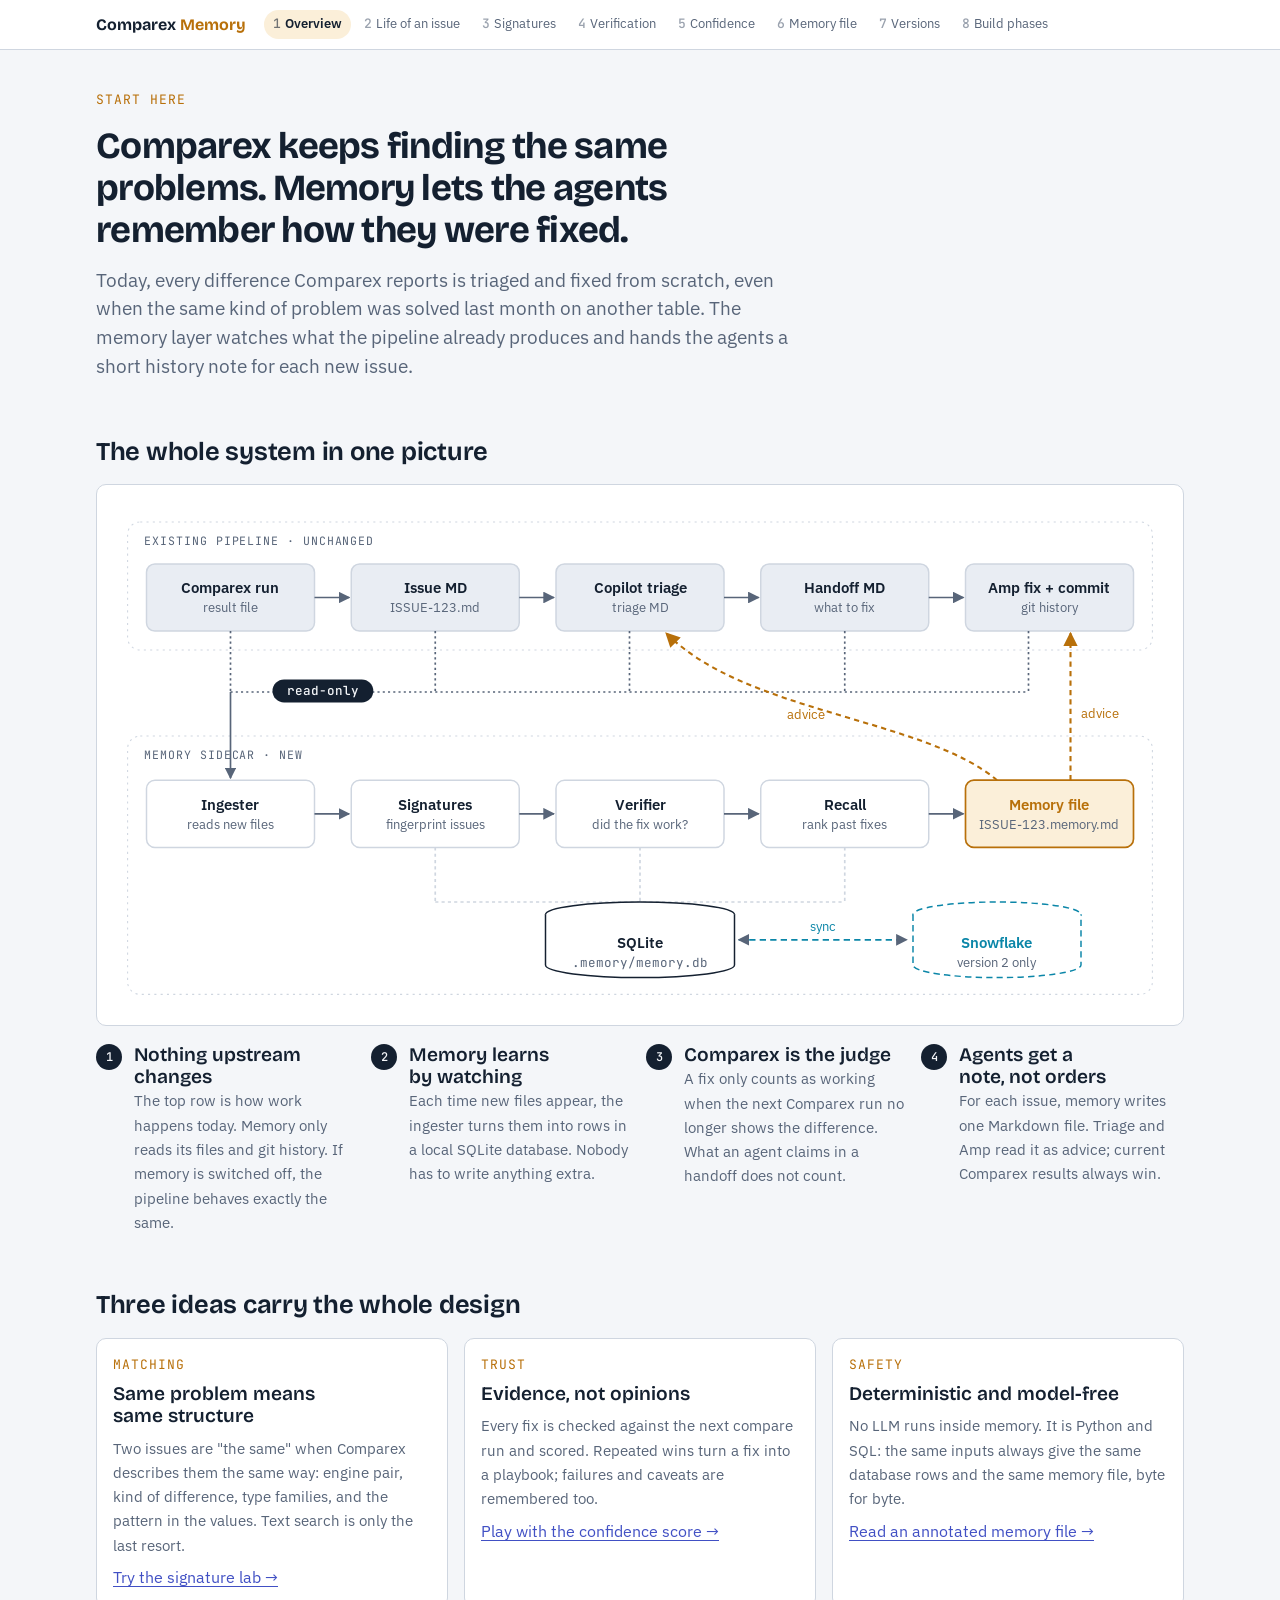
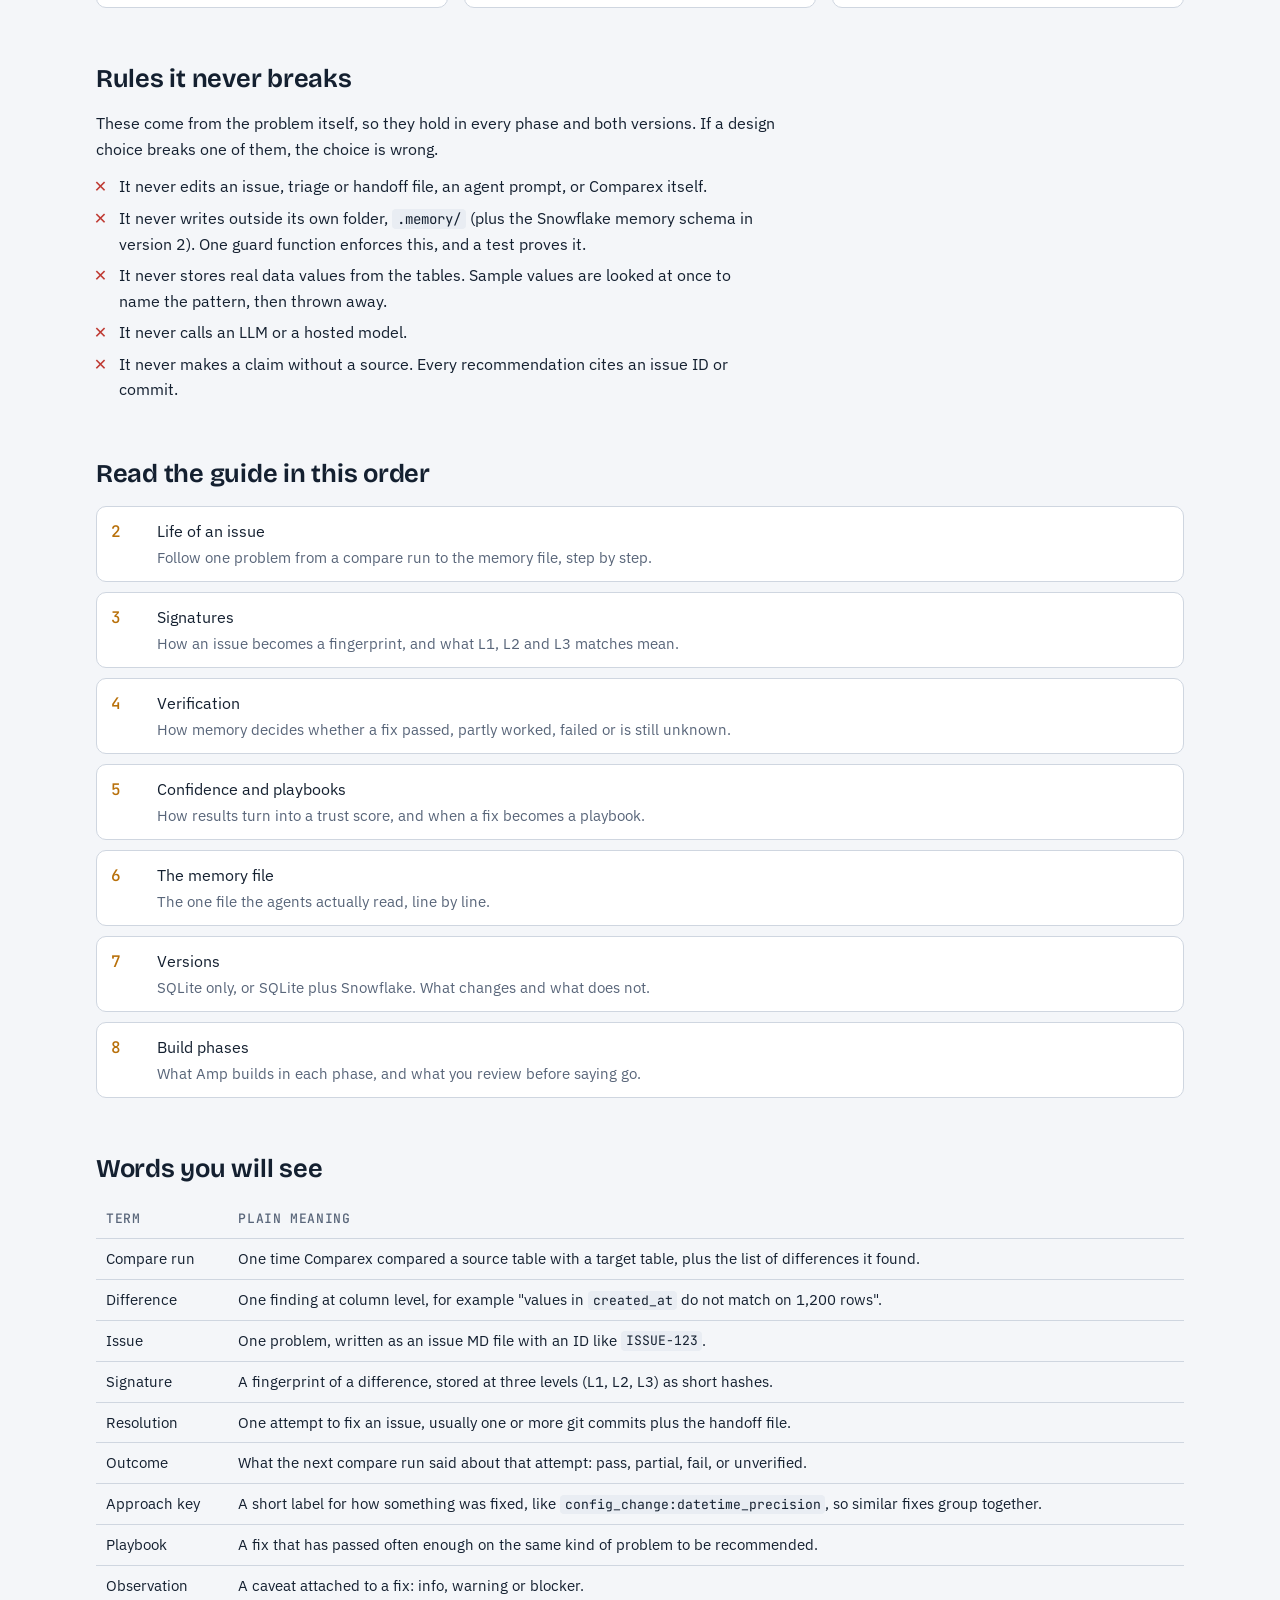
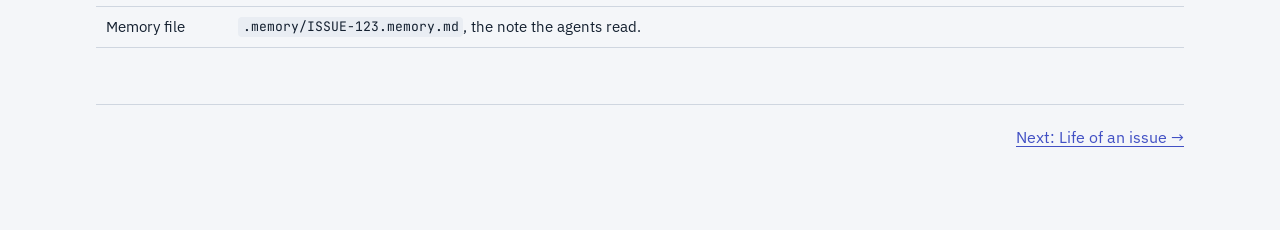
<file: migration/comparex-memory/html/index.html>
<!doctype html>
<html lang="en">
<head>
<meta charset="utf-8">
<meta name="viewport" content="width=device-width, initial-scale=1, viewport-fit=cover">
<meta name="claude:viewport-fit-sides" content="cover">
<title>Comparex Memory Explained</title>
<link rel="preconnect" href="https://fonts.googleapis.com">
<link rel="stylesheet" href="https://fonts.googleapis.com/css2?family=Bricolage+Grotesque:opsz,wght@12..96,600;12..96,700&family=IBM+Plex+Sans:wght@400;600&family=JetBrains+Mono:wght@400;500&display=swap">
<link rel="stylesheet" href="style.css">
<style>
  .keys { display: grid; gap: 12px; grid-template-columns: repeat(auto-fit, minmax(230px, 1fr)); }
  .key { display: grid; grid-template-columns: 28px 1fr; gap: 10px; align-items: start; }
  .key .n { width: 26px; height: 26px; border-radius: 50%; background: var(--fg); color: var(--bg); font: 500 12px/26px var(--mono); text-align: center; }
  .key p { color: var(--muted); font-size: 0.95rem; }
  .tour { display: grid; gap: 10px; counter-reset: tour; }
  .tour a { display: grid; grid-template-columns: 34px 1fr; gap: 12px; align-items: baseline; text-decoration: none; color: var(--fg); padding: 12px 14px; border: 1px solid var(--line); border-radius: 10px; background: var(--panel); }
  .tour a:hover { border-color: var(--mem); }
  .tour b { font-family: var(--mono); font-weight: 500; color: var(--mem); }
  .tour span { color: var(--muted); font-size: 0.95rem; display: block; }
  .never li { padding-left: 4px; }
  .never li::marker { content: "✕  "; color: var(--fail); }
</style>
</head>
<body>
<header class="topbar"><div class="topbar-inner">
  <a class="brand" href="index.html">Comparex <span>Memory</span></a>
  <nav class="nav" aria-label="Guide pages">
    <a href="index.html" aria-current="page"><b>1</b>Overview</a>
    <a href="journey.html"><b>2</b>Life of an issue</a>
    <a href="signatures.html"><b>3</b>Signatures</a>
    <a href="verify.html"><b>4</b>Verification</a>
    <a href="confidence.html"><b>5</b>Confidence</a>
    <a href="memory-file.html"><b>6</b>Memory file</a>
    <a href="versions.html"><b>7</b>Versions</a>
    <a href="roadmap.html"><b>8</b>Build phases</a>
  </nav>
</div></header>

<main>
  <div class="lede">
    <span class="eyebrow">Start here</span>
    <h1>Comparex keeps finding the same problems. Memory lets the agents remember how they were fixed.</h1>
    <p>Today, every difference Comparex reports is triaged and fixed from scratch, even when the same kind of problem was solved last month on another table. The memory layer watches what the pipeline already produces and hands the agents a short history note for each new issue.</p>
  </div>

  <section aria-labelledby="pic">
    <h2 id="pic">The whole system in one picture</h2>
    <div class="figure">
      <svg viewBox="0 0 1000 480" role="img" aria-labelledby="arch-t arch-d">
        <title id="arch-t">Architecture of the memory layer</title>
        <desc id="arch-d">The existing pipeline runs across the top unchanged. The memory sidecar below only reads its outputs, stores what it learns in SQLite, and writes a memory file per issue that the triage agent and Amp read as advice.</desc>
        <defs>
          <marker id="am" viewBox="0 0 10 10" refX="9" refY="5" markerWidth="7" markerHeight="7" orient="auto-start-reverse"><path d="M0,0 L10,5 L0,10 z" class="head-m"/></marker>
          <marker id="aa" viewBox="0 0 10 10" refX="9" refY="5" markerWidth="7" markerHeight="7" orient="auto-start-reverse"><path d="M0,0 L10,5 L0,10 z" class="head-a"/></marker>
        </defs>

        <rect x="12" y="18" width="976" height="122" rx="12" class="band"/>
        <text x="28" y="40" class="t-band">EXISTING PIPELINE · UNCHANGED</text>
        <rect x="12" y="222" width="976" height="246" rx="12" class="band"/>
        <text x="28" y="244" class="t-band">MEMORY SIDECAR · NEW</text>

        <!-- pipeline -->
        <rect x="30" y="58" width="160" height="64" rx="8" class="box-pipe"/>
        <text x="110" y="86" text-anchor="middle" class="t-strong">Comparex run</text>
        <text x="110" y="104" text-anchor="middle" class="t-small muted">result file</text>
        <rect x="225" y="58" width="160" height="64" rx="8" class="box-pipe"/>
        <text x="305" y="86" text-anchor="middle" class="t-strong">Issue MD</text>
        <text x="305" y="104" text-anchor="middle" class="t-small muted">ISSUE-123.md</text>
        <rect x="420" y="58" width="160" height="64" rx="8" class="box-pipe"/>
        <text x="500" y="86" text-anchor="middle" class="t-strong">Copilot triage</text>
        <text x="500" y="104" text-anchor="middle" class="t-small muted">triage MD</text>
        <rect x="615" y="58" width="160" height="64" rx="8" class="box-pipe"/>
        <text x="695" y="86" text-anchor="middle" class="t-strong">Handoff MD</text>
        <text x="695" y="104" text-anchor="middle" class="t-small muted">what to fix</text>
        <rect x="810" y="58" width="160" height="64" rx="8" class="box-pipe"/>
        <text x="890" y="86" text-anchor="middle" class="t-strong">Amp fix + commit</text>
        <text x="890" y="104" text-anchor="middle" class="t-small muted">git history</text>
        <path d="M190 90 H223" class="ln" marker-end="url(#am)"/>
        <path d="M385 90 H418" class="ln" marker-end="url(#am)"/>
        <path d="M580 90 H613" class="ln" marker-end="url(#am)"/>
        <path d="M775 90 H808" class="ln" marker-end="url(#am)"/>

        <!-- read-only taps -->
        <path d="M110 122 V180 M305 122 V180 M490 122 V180 M695 122 V180 M870 122 V180 M110 180 H870" class="ln" stroke-dasharray="2 3"/>
        <path d="M110 180 V262" class="ln" marker-end="url(#am)"/>
        <rect x="150" y="168" width="96" height="22" rx="11" class="badge"/>
        <text x="198" y="183" text-anchor="middle" class="badge-t">read-only</text>

        <!-- memory row -->
        <rect x="30" y="264" width="160" height="64" rx="8" class="box"/>
        <text x="110" y="292" text-anchor="middle" class="t-strong">Ingester</text>
        <text x="110" y="310" text-anchor="middle" class="t-small muted">reads new files</text>
        <rect x="225" y="264" width="160" height="64" rx="8" class="box"/>
        <text x="305" y="292" text-anchor="middle" class="t-strong">Signatures</text>
        <text x="305" y="310" text-anchor="middle" class="t-small muted">fingerprint issues</text>
        <rect x="420" y="264" width="160" height="64" rx="8" class="box"/>
        <text x="500" y="292" text-anchor="middle" class="t-strong">Verifier</text>
        <text x="500" y="310" text-anchor="middle" class="t-small muted">did the fix work?</text>
        <rect x="615" y="264" width="160" height="64" rx="8" class="box"/>
        <text x="695" y="292" text-anchor="middle" class="t-strong">Recall</text>
        <text x="695" y="310" text-anchor="middle" class="t-small muted">rank past fixes</text>
        <rect x="810" y="264" width="160" height="64" rx="8" class="box-mem"/>
        <text x="890" y="292" text-anchor="middle" class="t-strong t-mem">Memory file</text>
        <text x="890" y="310" text-anchor="middle" class="t-small muted">ISSUE-123.memory.md</text>
        <path d="M190 296 H223" class="ln" marker-end="url(#am)"/>
        <path d="M385 296 H418" class="ln" marker-end="url(#am)"/>
        <path d="M580 296 H613" class="ln" marker-end="url(#am)"/>
        <path d="M775 296 H808" class="ln" marker-end="url(#am)"/>

        <!-- advisory -->
        <path d="M910 264 V124" class="ln-mem" marker-end="url(#aa)"/>
        <path d="M840 264 C 770 205, 600 200, 525 124" class="ln-mem" marker-end="url(#aa)"/>
        <text x="920" y="205" class="t-small t-mem">advice</text>
        <text x="640" y="206" class="t-small t-mem">advice</text>

        <!-- storage -->
        <path d="M305 328 V380 M500 328 V380 M695 328 V380" class="ln-db"/>
        <path d="M305 380 H695" class="ln-db"/>
        <ellipse cx="500" cy="392" rx="90" ry="12" class="db"/>
        <path d="M410 392 V440 A90 12 0 0 0 590 440 V392" class="db"/>
        <text x="500" y="424" text-anchor="middle" class="t-strong">SQLite</text>
        <text x="500" y="442" text-anchor="middle" class="t-small muted mono">.memory/memory.db</text>

        <ellipse cx="840" cy="392" rx="80" ry="12" class="db-sf"/>
        <path d="M760 392 V440 A80 12 0 0 0 920 440 V392" class="db-sf"/>
        <text x="840" y="424" text-anchor="middle" class="t-strong t-sf">Snowflake</text>
        <text x="840" y="442" text-anchor="middle" class="t-small muted">version 2 only</text>
        <path d="M594 416 H754" class="ln-sf" marker-start="url(#am)" marker-end="url(#am)"/>
        <text x="674" y="408" text-anchor="middle" class="t-small t-sf">sync</text>
      </svg>
    </div>
    <div class="keys">
      <div class="key"><span class="n">1</span><div><h3>Nothing upstream changes</h3><p>The top row is how work happens today. Memory only reads its files and git history. If memory is switched off, the pipeline behaves exactly the same.</p></div></div>
      <div class="key"><span class="n">2</span><div><h3>Memory learns by watching</h3><p>Each time new files appear, the ingester turns them into rows in a local SQLite database. Nobody has to write anything extra.</p></div></div>
      <div class="key"><span class="n">3</span><div><h3>Comparex is the judge</h3><p>A fix only counts as working when the next Comparex run no longer shows the difference. What an agent claims in a handoff does not count.</p></div></div>
      <div class="key"><span class="n">4</span><div><h3>Agents get a note, not orders</h3><p>For each issue, memory writes one Markdown file. Triage and Amp read it as advice; current Comparex results always win.</p></div></div>
    </div>
  </section>

  <section aria-labelledby="ideas">
    <h2 id="ideas">Three ideas carry the whole design</h2>
    <div class="cols">
      <div class="card">
        <span class="eyebrow">Matching</span>
        <h3>Same problem means same structure</h3>
        <p>Two issues are "the same" when Comparex describes them the same way: engine pair, kind of difference, type families, and the pattern in the values. Text search is only the last resort.</p>
        <a href="signatures.html">Try the signature lab →</a>
      </div>
      <div class="card">
        <span class="eyebrow">Trust</span>
        <h3>Evidence, not opinions</h3>
        <p>Every fix is checked against the next compare run and scored. Repeated wins turn a fix into a playbook; failures and caveats are remembered too.</p>
        <a href="confidence.html">Play with the confidence score →</a>
      </div>
      <div class="card">
        <span class="eyebrow">Safety</span>
        <h3>Deterministic and model-free</h3>
        <p>No LLM runs inside memory. It is Python and SQL: the same inputs always give the same database rows and the same memory file, byte for byte.</p>
        <a href="memory-file.html">Read an annotated memory file →</a>
      </div>
    </div>
  </section>

  <section aria-labelledby="never">
    <h2 id="never">Rules it never breaks</h2>
    <div class="prose">
      <p>These come from the problem itself, so they hold in every phase and both versions. If a design choice breaks one of them, the choice is wrong.</p>
      <ul class="never">
        <li>It never edits an issue, triage or handoff file, an agent prompt, or Comparex itself.</li>
        <li>It never writes outside its own folder, <code>.memory/</code> (plus the Snowflake memory schema in version 2). One guard function enforces this, and a test proves it.</li>
        <li>It never stores real data values from the tables. Sample values are looked at once to name the pattern, then thrown away.</li>
        <li>It never calls an LLM or a hosted model.</li>
        <li>It never makes a claim without a source. Every recommendation cites an issue ID or commit.</li>
      </ul>
    </div>
  </section>

  <section aria-labelledby="tour">
    <h2 id="tour">Read the guide in this order</h2>
    <div class="tour">
      <a href="journey.html"><b>2</b><div>Life of an issue<span>Follow one problem from a compare run to the memory file, step by step.</span></div></a>
      <a href="signatures.html"><b>3</b><div>Signatures<span>How an issue becomes a fingerprint, and what L1, L2 and L3 matches mean.</span></div></a>
      <a href="verify.html"><b>4</b><div>Verification<span>How memory decides whether a fix passed, partly worked, failed or is still unknown.</span></div></a>
      <a href="confidence.html"><b>5</b><div>Confidence and playbooks<span>How results turn into a trust score, and when a fix becomes a playbook.</span></div></a>
      <a href="memory-file.html"><b>6</b><div>The memory file<span>The one file the agents actually read, line by line.</span></div></a>
      <a href="versions.html"><b>7</b><div>Versions<span>SQLite only, or SQLite plus Snowflake. What changes and what does not.</span></div></a>
      <a href="roadmap.html"><b>8</b><div>Build phases<span>What Amp builds in each phase, and what you review before saying go.</span></div></a>
    </div>
  </section>

  <section aria-labelledby="words">
    <h2 id="words">Words you will see</h2>
    <div class="table-wrap">
      <table>
        <thead><tr><th>Term</th><th>Plain meaning</th></tr></thead>
        <tbody>
          <tr><td>Compare run</td><td>One time Comparex compared a source table with a target table, plus the list of differences it found.</td></tr>
          <tr><td>Difference</td><td>One finding at column level, for example "values in <code>created_at</code> do not match on 1,200 rows".</td></tr>
          <tr><td>Issue</td><td>One problem, written as an issue MD file with an ID like <code>ISSUE-123</code>.</td></tr>
          <tr><td>Signature</td><td>A fingerprint of a difference, stored at three levels (L1, L2, L3) as short hashes.</td></tr>
          <tr><td>Resolution</td><td>One attempt to fix an issue, usually one or more git commits plus the handoff file.</td></tr>
          <tr><td>Outcome</td><td>What the next compare run said about that attempt: pass, partial, fail, or unverified.</td></tr>
          <tr><td>Approach key</td><td>A short label for how something was fixed, like <code>config_change:datetime_precision</code>, so similar fixes group together.</td></tr>
          <tr><td>Playbook</td><td>A fix that has passed often enough on the same kind of problem to be recommended.</td></tr>
          <tr><td>Observation</td><td>A caveat attached to a fix: info, warning or blocker.</td></tr>
          <tr><td>Memory file</td><td><code>.memory/ISSUE-123.memory.md</code>, the note the agents read.</td></tr>
        </tbody>
      </table>
    </div>
  </section>

  <div class="pager"><span></span><a href="journey.html">Next: Life of an issue →</a></div>
</main>
</body>
</html>
</file>
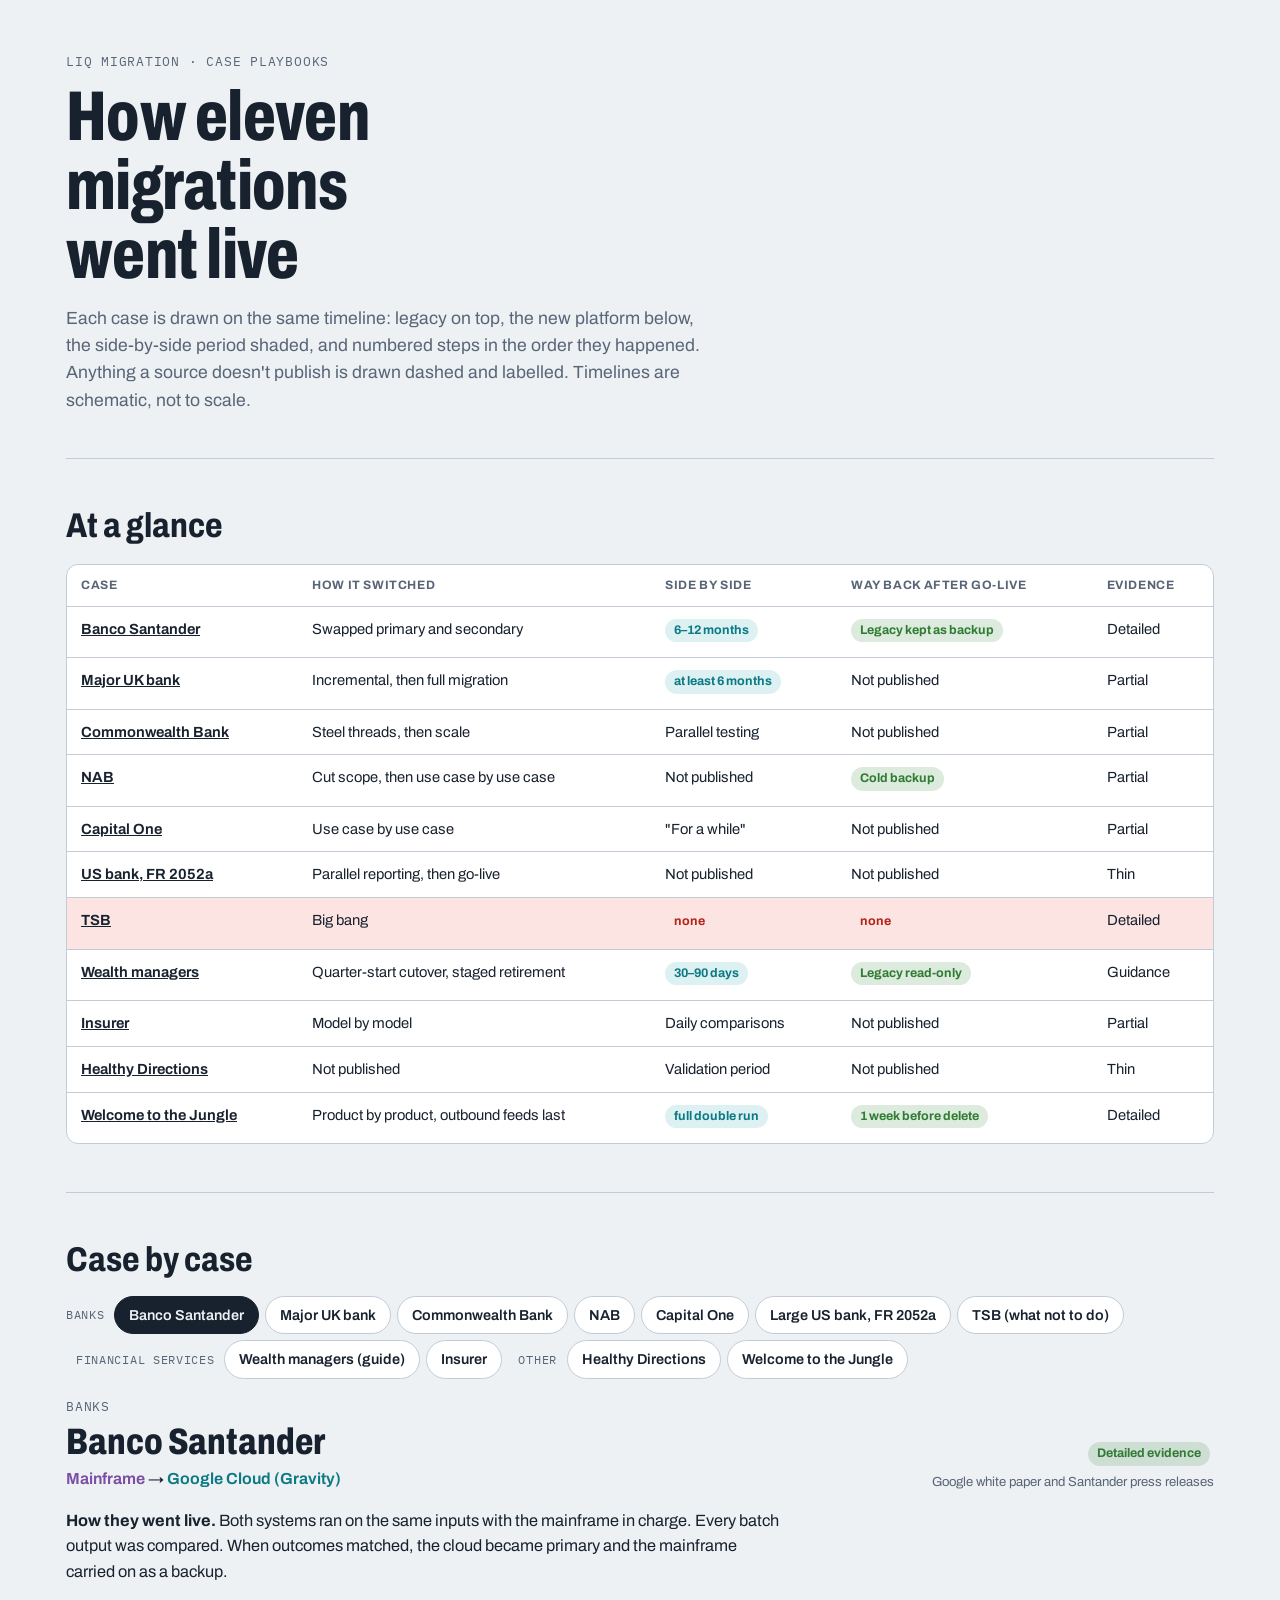
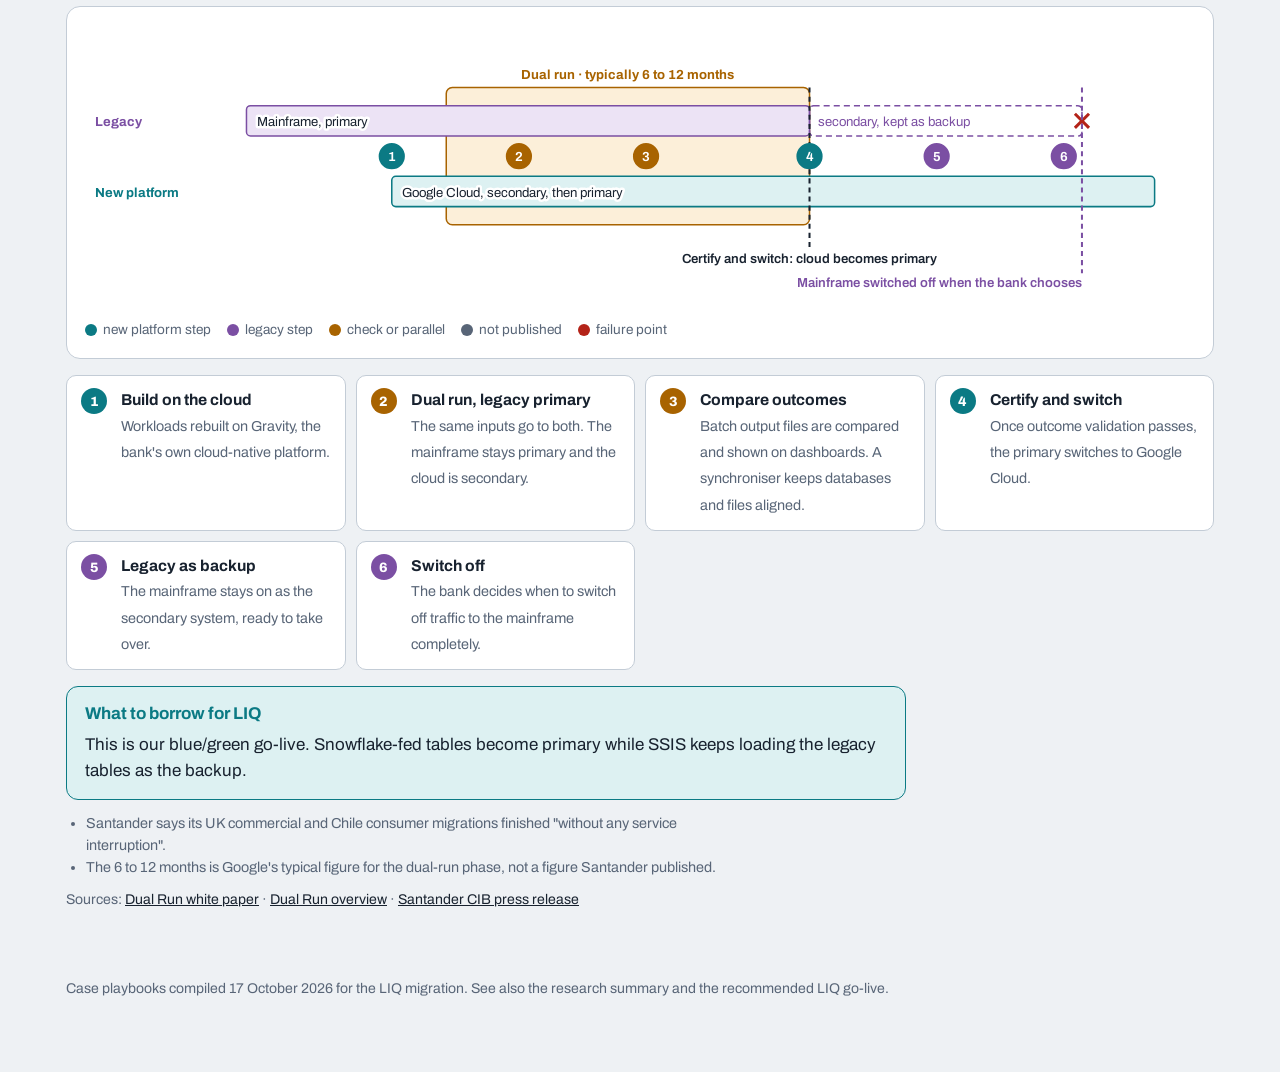
<file: liq-case-playbooks.html>
<!doctype html>
<html lang="en">
<head>
<meta charset="utf-8">
<meta name="viewport" content="width=device-width, initial-scale=1, viewport-fit=cover">
<title>Migration Case Playbooks</title>
<meta name="claude:viewport-fit-sides" content="cover">
<link rel="preconnect" href="https://fonts.googleapis.com">
<link rel="preconnect" href="https://fonts.gstatic.com" crossorigin>
<link href="https://fonts.googleapis.com/css2?family=Archivo:wdth,wght@62..125,400..800&family=IBM+Plex+Mono:wght@500&display=swap" rel="stylesheet">
<style>
/* Layout: one column of wide diagram panels, read top to bottom; matches the cutover page's visual vocabulary */
:root{
  --paper:#EEF1F4; --panel:#FFFFFF; --tile:#F5F7F9; --ink:#18222F; --muted:#586577; --line:#C3CCD6;
  --legacy:#7B4FA3; --legacy-soft:#ECE3F5; --snow:#0B7A84; --snow-soft:#DDF1F2;
  --gate:#A86300; --gate-soft:#FCEFD9; --bad:#B42318; --bad-soft:#FBE4E1; --ok:#2F7D32; --on-accent:#FFFFFF;
  --display:'Archivo','Helvetica Neue',Arial,sans-serif; --mono:'IBM Plex Mono',ui-monospace,Menlo,Consolas,monospace;
}
@media (prefers-color-scheme: dark){
  :root:not([data-theme="light"]){
    --paper:#121920; --panel:#18212B; --tile:#1F2A36; --ink:#E4E9EE; --muted:#9AA6B3; --line:#34414F;
    --legacy:#B58EDB; --legacy-soft:#2E2540; --snow:#4CC3CC; --snow-soft:#173539;
    --gate:#E8A23D; --gate-soft:#3A2C14; --bad:#F2796B; --bad-soft:#3D1F1C; --ok:#79C47D; --on-accent:#121920;
    color-scheme: dark;
  }
}
:root[data-theme="dark"]{
  --paper:#121920; --panel:#18212B; --tile:#1F2A36; --ink:#E4E9EE; --muted:#9AA6B3; --line:#34414F;
  --legacy:#B58EDB; --legacy-soft:#2E2540; --snow:#4CC3CC; --snow-soft:#173539;
  --gate:#E8A23D; --gate-soft:#3A2C14; --bad:#F2796B; --bad-soft:#3D1F1C; --ok:#79C47D; --on-accent:#121920;
  color-scheme: dark;
}
*,*::before,*::after{box-sizing:border-box}
body{margin:0; background:var(--paper); color:var(--ink); font-family:var(--display); font-size:17px; line-height:1.55; -webkit-font-smoothing:antialiased}
main{max-width:1180px; margin:0 auto; padding-block:0 72px; padding-left:max(16px, env(safe-area-inset-left, 0px)); padding-right:max(16px, env(safe-area-inset-right, 0px))}
.hero{padding:52px 0 4px}
.eyebrow{font-family:var(--mono); font-size:.8rem; letter-spacing:.06em; text-transform:uppercase; color:var(--muted); margin:0 0 10px}
h1{font-stretch:72%; font-weight:800; font-size:clamp(2.4rem,6.5vw,4.4rem); line-height:.98; letter-spacing:-.01em; margin:0 0 16px; max-width:15ch; text-wrap:balance}
.lede{max-width:64ch; color:var(--muted); font-size:1.1rem; margin:0}
section{padding:48px 0 8px; border-top:1px solid var(--line); margin-top:40px}
h2{font-stretch:82%; font-weight:750; font-size:clamp(1.5rem,3.3vw,2.15rem); line-height:1.08; margin:0 0 10px; text-wrap:balance}
p{max-width:68ch; margin:0 0 12px}
figure{margin:22px 0 6px}
.fig{background:var(--panel); border:1px solid var(--line); border-radius:14px; padding:18px; overflow-x:auto}
.fig svg{display:block; width:100%; height:auto}
figcaption{color:var(--muted); font-size:.93rem; margin-top:10px; max-width:74ch}

.dg text{font-family:var(--display)}
.dg .t{font-size:16px; font-weight:650; fill:var(--ink)}
.dg .sm{font-size:14px}
.dg .s{font-size:13px; fill:var(--muted)}
.dg .lab{font-size:13px; font-weight:700; fill:var(--muted)}
.dg .m{font-family:var(--mono); font-size:13px; fill:var(--ink)}
.dg .c{text-anchor:middle}
.dg .e{text-anchor:end}
.dg .box{fill:var(--tile); stroke:var(--line); stroke-width:1.5}
.dg .box.legacy{stroke:var(--legacy); stroke-width:2}
.dg .box.snow{stroke:var(--snow); stroke-width:2}
.dg .box.gate{stroke:var(--gate); stroke-width:2; fill:var(--gate-soft)}
.dg .box.bad{stroke:var(--bad); stroke-width:2; fill:var(--bad-soft)}
.dg .fill-legacy{fill:var(--legacy-soft); stroke:var(--legacy); stroke-width:1.5}
.dg .fill-snow{fill:var(--snow-soft); stroke:var(--snow); stroke-width:1.5}
.dg .fill-tile{fill:var(--tile); stroke:var(--line); stroke-width:1.5}
.dg .zone{fill:none; stroke:var(--line); stroke-width:1.5; stroke-dasharray:6 6}
.dg .zone.legacy{stroke:var(--legacy)} .dg .zone.snow{stroke:var(--snow)}
.dg .wire{fill:none; stroke:var(--ink); stroke-width:1.75}
.dg .wire.muted{stroke:var(--muted)}
.dg .wire.gate{stroke:var(--gate); stroke-width:2}
.dg .wire.bad{stroke:var(--bad)}
.dg .dash{stroke-dasharray:5 5}
.dg .f-legacy{fill:var(--legacy)} .dg .f-snow{fill:var(--snow)} .dg .f-gate{fill:var(--gate)} .dg .f-bad{fill:var(--bad)} .dg .f-on{fill:var(--on-accent)}
.ah-ink{fill:var(--ink)} .ah-muted{fill:var(--muted)} .ah-gate{fill:var(--gate)}

.switch-head{display:flex; flex-wrap:wrap; gap:14px 20px; align-items:center; justify-content:space-between; margin-bottom:12px}
.toggle{display:inline-flex; flex-wrap:wrap; border:1px solid var(--line); border-radius:999px; padding:4px; background:var(--tile); gap:4px}
.toggle button{font:inherit; font-weight:650; font-size:.95rem; border:0; background:transparent; color:var(--muted); padding:8px 16px; border-radius:999px; cursor:pointer}
.toggle button[aria-pressed="true"][data-route="legacy"]{background:var(--legacy); color:var(--on-accent)}
.toggle button[aria-pressed="true"][data-route="snow"]{background:var(--snow); color:var(--on-accent)}
.toggle button:focus-visible{outline:2px solid var(--ink); outline-offset:2px}
.state{font-weight:650; margin:0}
.state .dot{display:inline-block; width:10px; height:10px; border-radius:50%; margin-right:8px; vertical-align:middle}
.route{fill:none; stroke-width:4.5; stroke-linecap:round; stroke-linejoin:round; transition:stroke .3s, opacity .3s}
.route.legacy{stroke:var(--legacy)} .route.snow{stroke:var(--snow)}
.switch[data-route="legacy"] .route.legacy, .switch[data-route="snow"] .route.snow{stroke-dasharray:10 9; animation:flow .9s linear infinite}
.switch[data-route="legacy"] .route.snow, .switch[data-route="snow"] .route.legacy{stroke:var(--line); stroke-dasharray:2 7}
.lever{stroke:var(--ink); stroke-width:7; stroke-linecap:round; transform-box:view-box; transform-origin:935px 135px; transition:transform .45s cubic-bezier(.5,1.6,.4,1)}
.switch[data-route="legacy"] .lever{transform:rotate(180deg)}
.switch[data-route="snow"] .lever{transform:rotate(90deg)}
.hub{fill:var(--panel); stroke:var(--ink); stroke-width:3}
@keyframes flow{to{stroke-dashoffset:-19}}

.legend{display:flex; flex-wrap:wrap; gap:8px 18px; margin:14px 0 0; padding:0; list-style:none; color:var(--muted); font-size:.9rem}
.legend li{display:flex; align-items:center; gap:8px}
.legend i{display:inline-block; width:14px; height:14px; border-radius:3px; border:1.5px solid}

.split{display:grid; grid-template-columns:repeat(auto-fit,minmax(300px,1fr)); gap:16px; margin-top:20px}
.col{background:var(--panel); border:1px solid var(--line); border-radius:12px; padding:18px 20px; min-width:0}
.col h3{margin:0 0 10px; font-size:1.05rem; display:flex; align-items:center; gap:10px}
.pill{font-size:.75rem; font-weight:700; padding:2px 10px; border-radius:999px}
.pill.ok{background:var(--snow-soft); color:var(--snow)}
.pill.as{background:var(--gate-soft); color:var(--gate)}
.col ul{margin:0; padding:0; list-style:none; display:grid; gap:8px}
.col li{padding-left:16px; position:relative; font-size:.95rem}
.col li::before{content:""; position:absolute; left:0; top:.6em; width:7px; height:7px; border-radius:50%; background:var(--line)}
.col.confirmed li::before{background:var(--snow)}
.col.assumed li::before{background:var(--gate)}

.qs{display:grid; grid-template-columns:repeat(auto-fit,minmax(260px,1fr)); gap:14px; margin-top:20px}
.qs div{background:var(--panel); border:1px solid var(--line); border-radius:12px; padding:18px; min-width:0}
.qs .n{font-stretch:72%; font-weight:800; font-size:2.3rem; line-height:1; color:var(--gate)}
.qs h3{margin:8px 0 6px; font-size:1.05rem}
.qs p{color:var(--muted); font-size:.93rem; margin:0}
footer{color:var(--muted); font-size:.88rem; margin-top:48px}
@media (max-width:640px){ .hero{padding-top:34px} .fig{padding:12px} }
@media (prefers-reduced-motion: reduce){ .switch .route{animation:none !important} .lever,.route{transition:none} }
.tbl{overflow-x:auto; margin-top:20px; background:var(--panel); border:1px solid var(--line); border-radius:12px}
table{border-collapse:collapse; width:100%; min-width:760px; font-size:.92rem}
th,td{text-align:left; vertical-align:top; padding:11px 14px; border-bottom:1px solid var(--line)}
thead th{font-size:.76rem; letter-spacing:.05em; text-transform:uppercase; color:var(--muted); font-weight:700}
tbody th{font-weight:650} tbody th a{color:var(--ink)}
tbody tr:last-child th,tbody tr:last-child td{border-bottom:0}
tr.warn{background:var(--bad-soft)}
.chip{display:inline-block; font-size:.78rem; font-weight:700; padding:2px 9px; border-radius:999px; margin:0 4px 4px 0; white-space:nowrap; text-decoration:none}
.chip.keep{background:color-mix(in srgb, var(--ok) 16%, transparent); color:var(--ok)}
.chip.new{background:var(--snow-soft); color:var(--snow)}
.chip.risk{background:var(--gate-soft); color:var(--gate)}
.chip.bad{background:var(--bad-soft); color:var(--bad)}
.scroll{overflow-x:auto} .scroll svg{min-width:860px}
.dg .box.t1{stroke:var(--ink); stroke-width:2}
.dg.tl .band{fill:var(--gate-soft); stroke:var(--gate); stroke-width:1.5}
.dg.tl .band-unk{fill:var(--tile); stroke:var(--line); stroke-dasharray:6 5}
.dg.tl .band-lab{fill:var(--gate)}
.dg.tl .bar-l{fill:var(--legacy-soft); stroke:var(--legacy); stroke-width:1.5}
.dg.tl .bar-lb{fill:none; stroke:var(--legacy); stroke-width:1.5; stroke-dasharray:6 4}
.dg.tl .bar-n{fill:var(--snow-soft); stroke:var(--snow); stroke-width:1.5}
.dg.tl .bar-unk{fill:none; stroke:var(--line); stroke-width:1.5; stroke-dasharray:4 4}
.dg.tl .bar-txt{fill:var(--ink); paint-order:stroke; stroke:var(--panel); stroke-width:5px; stroke-linejoin:round}
.dg.tl .band-lab{paint-order:stroke; stroke:var(--panel); stroke-width:5px; stroke-linejoin:round}
.dg.tl .xmark{stroke:var(--bad); stroke-width:3; fill:none}
.dg.tl .mk{stroke:var(--ink); stroke-width:2; stroke-dasharray:5 4}
.dg.tl .mk-decom{stroke:var(--legacy)} .dg.tl .mk-bad{stroke:var(--bad); stroke-width:3; stroke-dasharray:none} .dg.tl .mk-unk{stroke:var(--muted)}
.dg.tl .mk-t{fill:var(--ink); font-weight:600} .dg.tl .mk-t-decom{fill:var(--legacy)} .dg.tl .mk-t-bad{fill:var(--bad)} .dg.tl .mk-t-unk{fill:var(--muted)}
.dg.tl .st{stroke-width:2}
.dg.tl .st-new{fill:var(--snow); stroke:var(--snow)} .dg.tl .st-legacy{fill:var(--legacy); stroke:var(--legacy)}
.dg.tl .st-gate{fill:var(--gate); stroke:var(--gate)} .dg.tl .st-par{fill:var(--gate); stroke:var(--gate)}
.dg.tl .st-bad{fill:var(--bad); stroke:var(--bad)} .dg.tl .st-unk{fill:var(--muted); stroke:var(--muted)}
.dg.tl .st-n{fill:var(--on-accent); font-size:13px}
.stepcards{list-style:none; margin:16px 0 0; padding:0; display:grid; grid-template-columns:repeat(auto-fit,minmax(250px,1fr)); gap:10px}
.stepcards li{display:grid; grid-template-columns:30px 1fr; gap:10px; background:var(--panel); border:1px solid var(--line); border-radius:10px; padding:12px 14px; min-width:0}
.stepcards .sn{display:grid; place-items:center; width:26px; height:26px; border-radius:50%; color:var(--on-accent); font-weight:800; font-size:.85rem}
.stepcards strong{display:block; font-size:.98rem} .stepcards span{color:var(--muted); font-size:.9rem}
.k-new .sn{background:var(--snow)} .k-legacy .sn{background:var(--legacy)} .k-gate .sn,.k-par .sn{background:var(--gate)} .k-bad .sn{background:var(--bad)} .k-unk .sn{background:var(--muted)}
.tl-legend{display:flex; flex-wrap:wrap; gap:6px 16px; list-style:none; padding:0; margin:12px 0 0; color:var(--muted); font-size:.85rem}
.tl-legend li{display:flex; align-items:center; gap:6px}
.tl-legend i{display:inline-block; width:12px; height:12px; border-radius:50%}
.tabs{display:flex; flex-wrap:wrap; gap:6px 6px; align-items:center; margin:18px 0 18px}
.tabgroup{font-family:var(--mono); font-size:.72rem; letter-spacing:.06em; text-transform:uppercase; color:var(--muted); margin:0 4px 0 10px}
.tabgroup:first-child{margin-left:0}
.tabs button{font:inherit; font-size:.9rem; font-weight:600; border:1px solid var(--line); background:var(--panel); color:var(--ink); border-radius:999px; padding:7px 14px; cursor:pointer}
.tabs button[aria-selected="true"]{background:var(--ink); color:var(--paper); border-color:var(--ink)}
.tabs button:focus-visible{outline:2px solid var(--snow); outline-offset:2px}
.case-head{display:flex; flex-wrap:wrap; gap:12px 24px; justify-content:space-between; align-items:flex-end}
.case-head h3{font-stretch:78%; font-weight:800; font-size:clamp(1.6rem,3.6vw,2.3rem); margin:0; line-height:1.05}
.case-head .eyebrow{margin-bottom:6px}
.route{margin:6px 0 0; font-size:1rem} .route .from{color:var(--legacy); font-weight:650} .route .to{color:var(--snow); font-weight:650}
.ev{display:flex; flex-direction:column; align-items:flex-end; gap:2px} .evn{font-size:.82rem; color:var(--muted)}
.sum{max-width:80ch; margin:16px 0 0; font-size:1.02rem}
.borrow{margin-top:16px; background:var(--snow-soft); border:1px solid var(--snow); border-radius:12px; padding:14px 18px; display:grid; gap:4px; max-width:84ch}
.borrow strong{color:var(--snow)}
.cnotes{color:var(--muted); font-size:.9rem; margin:12px 0 0; padding-left:20px; max-width:84ch}
.csrc{font-size:.88rem; color:var(--muted); margin-top:10px} .csrc a{color:var(--ink)}
@media (max-width:640px){ .ev{align-items:flex-start} }
</style>

<svg width="0" height="0" style="position:absolute" aria-hidden="true" focusable="false">
  <defs>
    <marker id="ah-ink" viewBox="0 0 10 10" refX="9" refY="5" markerWidth="9" markerHeight="9" markerUnits="userSpaceOnUse" orient="auto"><path class="ah-ink" d="M0,0 L10,5 L0,10 z"/></marker>
    <marker id="ah-muted" viewBox="0 0 10 10" refX="9" refY="5" markerWidth="9" markerHeight="9" markerUnits="userSpaceOnUse" orient="auto"><path class="ah-muted" d="M0,0 L10,5 L0,10 z"/></marker>
    <marker id="ah-gate" viewBox="0 0 10 10" refX="9" refY="5" markerWidth="9" markerHeight="9" markerUnits="userSpaceOnUse" orient="auto"><path class="ah-gate" d="M0,0 L10,5 L0,10 z"/></marker>
  </defs>
</svg>

<script>
/* Shared timeline renderer: legacy and new lanes, parallel band, numbered steps, markers. Positions are 0..100 (schematic). */
function tlX(p){ return 160 + p * 9; }
function tlEsc(s){ return String(s).replace(/&/g,'&amp;').replace(/</g,'&lt;').replace(/>/g,'&gt;'); }
function renderTimeline(c){
  var o = [];
  o.push('<svg class="dg tl" viewBox="0 0 1100 280" role="img" aria-label="' + tlEsc(c.aria || ('Timeline of how ' + c.name + ' went live')) + '">');
  // parallel band
  if (c.parallel){
    var p = c.parallel, x1 = tlX(p.from), x2 = tlX(p.to);
    o.push('<rect x="'+x1+'" y="62" width="'+(x2-x1)+'" height="136" rx="6" class="band'+(p.unknown?' band-unk':'')+'"/>');
    o.push('<text class="lab c band-lab" x="'+((x1+x2)/2)+'" y="54">'+tlEsc(p.label)+'</text>');
  }
  // lane labels
  o.push('<text class="lab" x="10" y="100" style="fill:var(--legacy)">Legacy</text>');
  o.push('<text class="lab" x="10" y="170" style="fill:var(--snow)">New platform</text>');
  // legacy bar
  var L = c.legacy, lEnd = L.backupFrom != null ? L.backupFrom : L.end;
  o.push('<rect x="'+tlX(L.start)+'" y="80" width="'+(tlX(lEnd)-tlX(L.start))+'" height="30" rx="4" class="bar-l"/>');
  o.push('<text class="s bar-txt" x="'+(tlX(L.start)+10)+'" y="100">'+tlEsc(L.label)+'</text>');
  if (L.backupFrom != null){
    o.push('<rect x="'+tlX(L.backupFrom)+'" y="80" width="'+(tlX(L.end)-tlX(L.backupFrom))+'" height="30" rx="4" class="bar-lb"/>');
    o.push('<text class="s" x="'+(tlX(L.backupFrom)+8)+'" y="100" style="fill:var(--legacy)">'+tlEsc(L.backupLabel || 'backup')+'</text>');
  }
  if (L.endUnknown){
    o.push('<rect x="'+tlX(L.end)+'" y="80" width="'+(tlX(100)-tlX(L.end))+'" height="30" rx="4" class="bar-unk"/>');
    o.push('<text class="s c" x="'+((tlX(L.end)+tlX(100))/2)+'" y="100">end not published</text>');
  } else if (L.end < 100 && !L.noX){
    var xe = tlX(L.end);
    o.push('<path d="M'+(xe-7)+',88 l14,14 M'+(xe+7)+',88 l-14,14" class="xmark"/>');
  }
  // new bar
  var N = c.neu;
  o.push('<rect x="'+tlX(N.start)+'" y="150" width="'+(tlX(N.end)-tlX(N.start))+'" height="30" rx="4" class="bar-n"/>');
  o.push('<text class="s bar-txt" x="'+(tlX(N.start)+10)+'" y="170">'+tlEsc(N.label)+'</text>');
  // markers
  (c.marks || []).forEach(function(m, i){
    var x = tlX(m.at), y = (i % 2 === 0) ? 236 : 260;
    o.push('<line x1="'+x+'" y1="62" x2="'+x+'" y2="'+(y-14)+'" class="mk mk-'+m.kind+'"/>');
    var anchor = m.at > 80 ? 'e' : (m.at < 12 ? '' : 'c');
    o.push('<text class="s '+anchor+' mk-t mk-t-'+m.kind+'" x="'+x+'" y="'+y+'">'+tlEsc(m.label)+'</text>');
  });
  // step markers
  (c.steps || []).forEach(function(s, i){
    var x = tlX(s.at);
    o.push('<circle cx="'+x+'" cy="130" r="12" class="st st-'+s.k+'"/>');
    o.push('<text class="t sm c st-n" x="'+x+'" y="135">'+(i+1)+'</text>');
  });
  o.push('</svg>');
  return o.join('');
}
function renderSteps(c){
  return '<ol class="stepcards">' + c.steps.map(function(s, i){
    return '<li class="k-'+s.k+'"><span class="sn">'+(i+1)+'</span><div><strong>'+tlEsc(s.t)+'</strong><span>'+tlEsc(s.d)+'</span></div></li>';
  }).join('') + '</ol>';
}
var CASES = [
{ id:'santander', name:'Banco Santander', group:'Bank', from:'Mainframe', to:'Google Cloud (Gravity)', evidence:'Detailed', evNote:'Google white paper and Santander press releases',
  summary:'Both systems ran on the same inputs with the mainframe in charge. Every batch output was compared. When outcomes matched, the cloud became primary and the mainframe carried on as a backup.',
  legacy:{start:0,end:92,label:'Mainframe, primary',backupFrom:62,backupLabel:'secondary, kept as backup'},
  neu:{start:16,end:100,label:'Google Cloud, secondary, then primary'},
  parallel:{from:22,to:62,label:'Dual run · typically 6 to 12 months'},
  marks:[{at:62,label:'Certify and switch: cloud becomes primary',kind:'cut'},{at:92,label:'Mainframe switched off when the bank chooses',kind:'decom'}],
  steps:[
    {at:16,t:'Build on the cloud',d:'Workloads rebuilt on Gravity, the bank\'s own cloud-native platform.',k:'new'},
    {at:30,t:'Dual run, legacy primary',d:'The same inputs go to both. The mainframe stays primary and the cloud is secondary.',k:'par'},
    {at:44,t:'Compare outcomes',d:'Batch output files are compared and shown on dashboards. A synchroniser keeps databases and files aligned.',k:'gate'},
    {at:62,t:'Certify and switch',d:'Once outcome validation passes, the primary switches to Google Cloud.',k:'new'},
    {at:76,t:'Legacy as backup',d:'The mainframe stays on as the secondary system, ready to take over.',k:'legacy'},
    {at:90,t:'Switch off',d:'The bank decides when to switch off traffic to the mainframe completely.',k:'legacy'}],
  borrow:'This is our blue/green go-live. Snowflake-fed tables become primary while SSIS keeps loading the legacy tables as the backup.',
  notes:['Santander says its UK commercial and Chile consumer migrations finished "without any service interruption".','The 6 to 12 months is Google\'s typical figure for the dual-run phase, not a figure Santander published.'],
  sources:[['Dual Run white paper','https://services.google.com/fh/files/misc/google-cloud-dual-run-white-paper-mainframe-mod.pdf'],['Dual Run overview','https://docs.cloud.google.com/mainframe-dual-run/docs/dual-run-overview'],['Santander CIB press release','https://www.santander.com/en/press-room/press-releases/2023/12/santander-passes-key-milestone-in-its-transformation-after-migrating-its-cib-banking-platform-to-the-cloud']]},

{ id:'ukbank', name:'Major UK bank', group:'Bank', from:'Teradata, Hadoop, SAS', to:'Snowflake on AWS', evidence:'Partial', evNote:'Version 1 case study',
  summary:'They built a proof of concept, then developed in increments with sign-off at each step. Old and new ran side by side for at least six months, then the legacy platforms were decommissioned.',
  legacy:{start:0,end:86,label:'Teradata, Hadoop, SAS'},
  neu:{start:12,end:100,label:'Snowflake on AWS (Perimeter Reporting Framework)'},
  parallel:{from:30,to:80,label:'Parallel run · at least 6 months'},
  marks:[{at:80,label:'Full migration (method not published)',kind:'unk'},{at:86,label:'SAS, Teradata, Hadoop decommissioned',kind:'decom'}],
  steps:[
    {at:12,t:'Proof of concept',d:'An initial POC on Snowflake.',k:'new'},
    {at:22,t:'Incremental build',d:'Client needs signed off before extensive downstream development. Covers 17 source systems and 100+ ETL scripts.',k:'new'},
    {at:50,t:'Parallel run',d:'At least 6 months comparing old and new results to find bugs and improvements.',k:'par'},
    {at:80,t:'Full migration',d:'Moved to the new process. The cutover method isn\'t published.',k:'unk'},
    {at:88,t:'Decommission',d:'Legacy SAS, Teradata and Cloudera Hadoop switched off. The new process kept working.',k:'legacy'}],
  borrow:'Six months of side-by-side running was the minimum for this bank. Our parallel run should be sized by business cycles, not by weeks.',
  notes:['The case study doesn\'t say how results were reconciled or what tolerances were used.'],
  sources:[['Version 1 case study','https://www.version1.com/customer-success/snowflake-migration-uk-bank/']]},

{ id:'cba', name:'Commonwealth Bank', group:'Bank', from:'On-prem platform, 61,000 pipelines, 10 PB', to:'CommBank.data on AWS', evidence:'Partial', evNote:'re:Invent 2025 talk summary, trade press',
  summary:'They proved the hardest pipelines end to end with "steel threads", converted the rest at scale with AI tooling, and tested every pipeline three times against the on-prem platform, aiming for 100% reconciliation. It took nine months.',
  legacy:{start:0,end:86,label:'On-prem platform',endUnknown:true},
  neu:{start:8,end:100,label:'CommBank.data on AWS'},
  parallel:{from:24,to:86,label:'Parallel testing · details not published',unknown:true},
  marks:[{at:8,label:'Start, July 2024',kind:'cut'},{at:92,label:'Concluded in about 9 months',kind:'decom'}],
  steps:[
    {at:8,t:'Steel threads',d:'Workshops on the hardest pipelines and AI use cases, taken all the way to production. Not a proof of concept.',k:'new'},
    {at:26,t:'Convert at scale',d:'AI and generative AI converted code and checked errors. Delivery pods tracked metrics every sprint.',k:'new'},
    {at:48,t:'Test every pipeline 3 times',d:'229,000 tests in total.',k:'gate'},
    {at:68,t:'Reconcile against on-prem',d:'Aimed at 100% accuracy for every row, column and number.',k:'gate'},
    {at:92,t:'Complete',d:'The migration concluded. Cutover steps aren\'t published.',k:'unk'}],
  borrow:'A steel thread: prove the hardest real slice in production before scaling. Make the reconciliation exhaustive and automated.',
  notes:['The details come from a summary of the re:Invent talk. Check figures against the video before quoting them.'],
  sources:[['re:Invent 2025 summary','https://zenn.dev/kiiwami/articles/6e94e2fe0d8b8a1d?locale=en'],['ZenML case write-up','https://www.zenml.io/llmops-database/large-scale-enterprise-data-platform-migration-using-ai-and-generative-ai-automation'],['Retail Banker International','https://www.retailbankerinternational.com/news/commbank-concludes-aws-migration/']]},

{ id:'nab', name:'NAB', group:'Bank', from:'Teradata (26 years old)', to:'Ada: Databricks on AWS', evidence:'Partial', evNote:'iTnews and Databricks',
  summary:'They mapped 956 use cases, then cut them to about 400 using usage logs and user sign-off. Critical Exadata tables were copied over as a temporary bridge, and a cold backup was taken. Teradata was switched off, followed by two to three months of fixes.',
  legacy:{start:0,end:78,label:'Teradata, 5 cabinets'},
  neu:{start:10,end:100,label:'Ada: Databricks on AWS'},
  parallel:{from:20,to:78,label:'Side by side · details not published',unknown:true},
  marks:[{at:78,label:'Teradata switched off, live-streamed internally',kind:'decom'}],
  steps:[
    {at:5,t:'Map use cases',d:'956 use cases across reports, models and extracts, with circular data flows found.',k:'legacy'},
    {at:15,t:'Cut scope',d:'Down to "just over 400", checked against system logs, hit rates and recent use.',k:'gate'},
    {at:30,t:'Users test and sign off',d:'A user willing to sign off was treated as the sign that a use case mattered.',k:'gate'},
    {at:45,t:'Bridge tables',d:'Copies of critical Exadata tables made in Databricks as a temporary source.',k:'new'},
    {at:62,t:'Cold backup',d:'Data, schemas, models and SQL kept in cold storage.',k:'legacy'},
    {at:78,t:'Switch off',d:'Teradata decommissioned. Payments and lending logic found inside it was moved back to core systems.',k:'legacy'},
    {at:90,t:'Fix forward',d:'About 95% ported cleanly. Two to three months of refactoring on the hard 5%.',k:'new'}],
  borrow:'Cut scope before migrating, check which tier-1 tables tier-2 actually reads, and keep a cold backup after switch-off.',
  notes:['NAB used "heritage" rather than "legacy" to respect what the old platform had delivered.'],
  sources:[['iTnews: how NAB unwound Teradata','https://www.itnews.com.au/news/how-nab-unwound-teradatas-tentacles-to-decommission-it-617911'],['iTnews: NAB decommissions Teradata','https://www.itnews.com.au/news/nab-decommissions-26-year-old-teradata-platform-603456'],['Databricks: NAB','https://www.databricks.com/customers/nab/dbsql']]},

{ id:'capone', name:'Capital One', group:'Bank', from:'Teradata EDW, 18,000 tables', to:'Snowflake', evidence:'Partial', evNote:'HBR sponsored article, SiliconANGLE',
  summary:'They started with limited use cases and expanded slowly, moving only about 6,000 of 18,000 tables. Both warehouses ran in parallel for a while, and Snowflake replaced the EDW after more than a year.',
  legacy:{start:0,end:85,label:'Teradata EDW'},
  neu:{start:10,end:100,label:'Snowflake'},
  parallel:{from:25,to:85,label:'Both warehouses in parallel "for a while"'},
  marks:[{at:85,label:'Legacy EDW replaced, after more than a year',kind:'decom'}],
  steps:[
    {at:10,t:'Limited use cases',d:'Started small.',k:'new'},
    {at:30,t:'Expand slowly',d:'Grew use case by use case.',k:'new'},
    {at:50,t:'Cut scope',d:'About 6,000 of 18,000 tables migrated.',k:'gate'},
    {at:68,t:'Parallel running',d:'Both warehouses ran in parallel for a while.',k:'par'},
    {at:85,t:'Replace the EDW',d:'Legacy retired. Cutover steps aren\'t published.',k:'legacy'}],
  borrow:'Grow slice by slice, and only migrate what’s used.',
  notes:['Capital One says it was the first US bank to move fully to the public cloud, in 2020.'],
  sources:[['HBR (Snowflake sponsored)','https://hbr.org/sponsored/2021/02/how-capital-one-moved-its-data-analytics-to-the-cloud'],['SiliconANGLE','https://siliconangle.com/2022/07/09/capital-one-sees-win-win-selling-software-built-snowflake-cloud/']]},

{ id:'fr2052a', name:'Large US bank, FR 2052a', group:'Bank', from:'Proteus', to:'Axiom', evidence:'Thin', evNote:'Crisil case study',
  summary:'For a liquidity report, they mapped sources and lineage, built in Axiom, and ran parallel reporting reconciled against the legacy output before UAT, go-live and stabilisation.',
  legacy:{start:0,end:82,label:'Proteus (legacy FR 2052a)',endUnknown:true},
  neu:{start:15,end:100,label:'Axiom'},
  parallel:{from:45,to:75,label:'Parallel reporting · duration not published'},
  marks:[{at:75,label:'Go-live (method not published)',kind:'cut'}],
  steps:[
    {at:8,t:'Source and lineage mapping',d:'Data elements mapped and sourcing validated.',k:'legacy'},
    {at:20,t:'Gap assessment',d:'Against the target state in Axiom.',k:'gate'},
    {at:32,t:'Build in Axiom',d:'Regulatory instructions turned into Axiom logic. Manual adjustments and spreadsheet tools automated.',k:'new'},
    {at:55,t:'Parallel reporting',d:'Reconciled against legacy output "to build confidence".',k:'par'},
    {at:66,t:'UAT',d:'Business acceptance.',k:'gate'},
    {at:75,t:'Go-live',d:'Submissions stayed on time.',k:'new'},
    {at:88,t:'Stabilise',d:'Post-implementation support.',k:'new'}],
  borrow:'This is the closest report family to ours. Reconcile the reports in parallel before go-live, not just the data.',
  notes:['Reconciliation levels, tolerances and duration aren\'t published.'],
  sources:[['Crisil Integral IQ case study','https://integraliq.crisil.com/en/homepage/what-we-think/all-our-thinking/case-studies/2026/04/fr-2052a-regulatory-reporting-platform-migration.html']]},

{ id:'tsb', name:'TSB (what not to do)', group:'Bank', from:'Legacy banking platform', to:'New banking platform', evidence:'Detailed', evNote:'Independent review by Slaughter and May, via ITPro',
  summary:'Everything was switched in one big bang, with no side-by-side running. The review found the approach "played a key part in the IT failure", alternatives were never weighed, and testing was not robust.',
  legacy:{start:0,end:50,label:'Legacy platform'},
  neu:{start:50,end:100,label:'New platform, live in one step'},
  parallel:null,
  marks:[{at:50,label:'Big bang: everything at once, 2018',kind:'bad'}],
  steps:[
    {at:15,t:'Big bang chosen',d:'The review says alternatives were not weighed, and the board "did not substantively discuss the choice made".',k:'bad'},
    {at:32,t:'Testing',d:'The review found "a lack of robust testing" of the new system.',k:'bad'},
    {at:50,t:'Single cutover',d:'No parallel running and no way back.',k:'bad'},
    {at:70,t:'Failure',d:'A major customer-facing IT failure followed.',k:'bad'}],
  borrow:'Weigh the alternatives explicitly, get the board or SteerCo to discuss the choice and minute it, and test properly. This is why we’re presenting options.',
  notes:[],
  sources:[['ITPro on the review','https://itpro.com/business-strategy/digital-transformation/354155/tsbs-it-disaster-pinned-on-big-bang-approach-to']]},

{ id:'wealth', name:'Wealth managers (guide)', group:'Financial', from:'On-prem systems', to:'Snowflake', evidence:'Detailed', evNote:'Milemarker guidance, not a single named firm',
  summary:'Shadow reconciliation first, then shadow billing until two consecutive cycles came in under 0.01% variance. Cutover was at the start of a quarter in a weekend window, and the legacy system was retired in stages.',
  legacy:{start:0,end:94,label:'Legacy, system of record',backupFrom:70,backupLabel:'read-only for retention'},
  neu:{start:10,end:100,label:'Snowflake'},
  parallel:{from:20,to:70,label:'Parallel run · 30 to 90 days, 60 typical'},
  marks:[{at:70,label:'Start of a quarter, 4 to 8 hour weekend window',kind:'cut'},{at:94,label:'Retired in stages',kind:'decom'}],
  steps:[
    {at:22,t:'Shadow reconciliation',d:'Daily at position, account and billing level. Two to four weeks clean.',k:'par'},
    {at:45,t:'Shadow billing',d:'Exit gate: two consecutive billing cycles under 0.01% total fee variance.',k:'gate'},
    {at:70,t:'Cutover',d:'Start of a new quarter, in a weekend or after-hours window.',k:'new'},
    {at:82,t:'Staged retirement',d:'Billing engine first, then compliance data, then the operational archive.',k:'legacy'},
    {at:94,t:'Read-only legacy',d:'Kept accessible for the retention period.',k:'legacy'}],
  borrow:'Numeric exit criteria tied to business cycles, and a cutover timed to a period boundary.',
  notes:['This is guidance written for the sector, not one firm\'s story.'],
  sources:[['Milemarker guide','https://www.milemarker.co/resources/guides/snowflake-migration-wealth-management']]},

{ id:'insurer', name:'Insurer', group:'Financial', from:'SQL Server', to:'Snowflake + dbt', evidence:'Partial', evNote:'Infinite Lambda case study',
  summary:'They mapped model dependencies, sequenced by source priority, and migrated model by model. SQL Server and dbt outputs were compared automatically every day.',
  legacy:{start:0,end:84,label:'SQL Server, in use throughout',endUnknown:true},
  neu:{start:10,end:100,label:'Snowflake + dbt'},
  parallel:{from:22,to:84,label:'Daily comparisons, model by model'},
  marks:[],
  steps:[
    {at:8,t:'Map dependencies',d:'Between models across 9 source systems.',k:'legacy'},
    {at:20,t:'Sequence a roadmap',d:'Using the client\'s source priority order.',k:'gate'},
    {at:36,t:'Migrate model by model',d:'Rebuilt rather than lifted and shifted, because some procs changed data.',k:'new'},
    {at:56,t:'Compare daily',d:'Custom dbt macros compared SQL Server and dbt outputs and stored the results in Snowflake.',k:'gate'},
    {at:74,t:'Fix fast',d:'Time to fix an issue went from two days to a couple of hours.',k:'new'}],
  borrow:'Automate the daily comparison and store the results, so breaks are found the next morning.',
  notes:['Cutover and decommissioning aren\'t published.'],
  sources:[['Infinite Lambda case study','https://infinitelambda.com/case-studies/cloud-data-migration-insurance/']]},

{ id:'healthy', name:'Healthy Directions', group:'Other', from:'SQL Server + SSIS', to:'Snowflake', evidence:'Thin', evNote:'Datafold case study',
  summary:'They rebuilt the stored procedures and SSIS logic in Snowflake and validated with value-level diffs across hundreds of objects. They went live on schedule with no unplanned downtime.',
  legacy:{start:0,end:80,label:'SQL Server + SSIS'},
  neu:{start:10,end:100,label:'Snowflake'},
  parallel:{from:30,to:80,label:'Validation period · length not published',unknown:true},
  marks:[{at:80,label:'On schedule, 0 unplanned downtime',kind:'cut'}],
  steps:[
    {at:10,t:'Rebuild logic',d:'Stored procedures and SSIS packages replicated and tuned for Snowflake.',k:'new'},
    {at:36,t:'Value-level diffs',d:'Hundreds of objects compared value by value. Estimated to save 4 to 5 weeks of manual checks.',k:'gate'},
    {at:58,t:'Monitor',d:'Ongoing integrity checks during the migration.',k:'gate'},
    {at:80,t:'Go-live',d:'"The business could rely on the new system from day one."',k:'new'}],
  borrow:'The same source stack as ours. Value-level diffs between SQL Server and Snowflake are proven tooling.',
  notes:[],
  sources:[['Datafold case study','https://www.datafold.com/case-study/healthy-directions-sql-server-to-snowflake-migration']]},

{ id:'wttj', name:'Welcome to the Jungle', group:'Other', from:'PostgreSQL', to:'Snowflake', evidence:'Detailed', evNote:'Engineering blog',
  summary:'A full double run. Dashboards moved product by product, and outbound feeds moved last with row-by-row checks. The old warehouse was switched off after a week with zero alerts, then snapshotted and deleted.',
  legacy:{start:0,end:90,label:'PostgreSQL warehouse'},
  neu:{start:8,end:100,label:'Snowflake'},
  parallel:{from:18,to:80,label:'Full double run'},
  marks:[{at:80,label:'Switch-off',kind:'cut'},{at:90,label:'Snapshot, then delete',kind:'decom'}],
  steps:[
    {at:8,t:'Set up',d:'Snowflake environment.',k:'new'},
    {at:18,t:'Move ingestion',d:'Old pipelines kept running. Each one frozen until its Snowflake twin was ready.',k:'new'},
    {at:28,t:'Rebuild models',d:'In dbt, on the old warehouse first.',k:'new'},
    {at:40,t:'QA DAGs',d:'Row counts, column lists and min/max dates checked daily, with alerts on any divergence.',k:'gate'},
    {at:54,t:'Dashboards by product',d:'Moved one product at a time to surface bugs gradually.',k:'new'},
    {at:67,t:'Outbound feeds last',d:'Stricter double run, checked row by row.',k:'gate'},
    {at:80,t:'Switch off',d:'After a couple of checks and a week with zero alerts.',k:'legacy'},
    {at:90,t:'Delete',d:'Final snapshots, then the old warehouse erased.',k:'legacy'}],
  borrow:'Feeds that leave the platform get the strictest checks and move last. For us, that’s the data tier-2 reads.',
  notes:[],
  sources:[['Engineering blog','https://medium.com/wttj-tech/from-postgresql-to-snowflake-a-data-migration-story-5fd17f778019']]}
];
</script>
<main>
<header class="hero">
  <p class="eyebrow">LIQ migration · case playbooks</p>
  <h1>How eleven migrations went live</h1>
  <p class="lede">Each case is drawn on the same timeline: legacy on top, the new platform below, the side-by-side period shaded, and numbered steps in the order they happened. Anything a source doesn't publish is drawn dashed and labelled. Timelines are schematic, not to scale.</p>
</header>

<section aria-labelledby="h-glance">
  <h2 id="h-glance">At a glance</h2>
  <div class="tbl">
    <table>
      <thead><tr><th>Case</th><th>How it switched</th><th>Side by side</th><th>Way back after go-live</th><th>Evidence</th></tr></thead>
      <tbody>
        <tr><th><a href="#santander" data-go="santander">Banco Santander</a></th><td>Swapped primary and secondary</td><td><span class="chip new">6–12 months</span></td><td><span class="chip keep">Legacy kept as backup</span></td><td>Detailed</td></tr>
        <tr><th><a href="#ukbank" data-go="ukbank">Major UK bank</a></th><td>Incremental, then full migration</td><td><span class="chip new">at least 6 months</span></td><td>Not published</td><td>Partial</td></tr>
        <tr><th><a href="#cba" data-go="cba">Commonwealth Bank</a></th><td>Steel threads, then scale</td><td>Parallel testing</td><td>Not published</td><td>Partial</td></tr>
        <tr><th><a href="#nab" data-go="nab">NAB</a></th><td>Cut scope, then use case by use case</td><td>Not published</td><td><span class="chip keep">Cold backup</span></td><td>Partial</td></tr>
        <tr><th><a href="#capone" data-go="capone">Capital One</a></th><td>Use case by use case</td><td>"For a while"</td><td>Not published</td><td>Partial</td></tr>
        <tr><th><a href="#fr2052a" data-go="fr2052a">US bank, FR 2052a</a></th><td>Parallel reporting, then go-live</td><td>Not published</td><td>Not published</td><td>Thin</td></tr>
        <tr class="warn"><th><a href="#tsb" data-go="tsb">TSB</a></th><td>Big bang</td><td><span class="chip bad">none</span></td><td><span class="chip bad">none</span></td><td>Detailed</td></tr>
        <tr><th><a href="#wealth" data-go="wealth">Wealth managers</a></th><td>Quarter-start cutover, staged retirement</td><td><span class="chip new">30–90 days</span></td><td><span class="chip keep">Legacy read-only</span></td><td>Guidance</td></tr>
        <tr><th><a href="#insurer" data-go="insurer">Insurer</a></th><td>Model by model</td><td>Daily comparisons</td><td>Not published</td><td>Partial</td></tr>
        <tr><th><a href="#healthy" data-go="healthy">Healthy Directions</a></th><td>Not published</td><td>Validation period</td><td>Not published</td><td>Thin</td></tr>
        <tr><th><a href="#wttj" data-go="wttj">Welcome to the Jungle</a></th><td>Product by product, outbound feeds last</td><td><span class="chip new">full double run</span></td><td><span class="chip keep">1 week before delete</span></td><td>Detailed</td></tr>
      </tbody>
    </table>
  </div>
</section>

<section aria-labelledby="h-case">
  <h2 id="h-case">Case by case</h2>
  <div class="tabs" role="tablist" aria-label="Choose a case" id="tabs"></div>
  <div class="case" id="case" role="tabpanel" aria-live="polite"></div>
</section>

<footer>Case playbooks compiled 17 October 2026 for the LIQ migration. See also the research summary and the recommended LIQ go-live.</footer>
</main>
<script>
(function(){
  var tabs = document.getElementById('tabs'), panel = document.getElementById('case');
  var groups = {Bank:'Banks', Financial:'Financial services', Other:'Other'};
  function badge(e){ var cls = e==='Detailed'?'keep':(e==='Thin'?'bad':'risk'); return '<span class="chip '+cls+'">'+e+' evidence</span>'; }
  function show(id){
    var c = CASES.filter(function(x){return x.id===id;})[0] || CASES[0];
    Array.prototype.forEach.call(tabs.querySelectorAll('button'), function(b){ b.setAttribute('aria-selected', String(b.dataset.id===c.id)); });
    var html = '';
    html += '<div class="case-head"><div><p class="eyebrow">'+groups[c.group]+'</p><h3>'+tlEsc(c.name)+'</h3><p class="route"><span class="from">'+tlEsc(c.from)+'</span> → <span class="to">'+tlEsc(c.to)+'</span></p></div><div class="ev">'+badge(c.evidence)+'<span class="evn">'+tlEsc(c.evNote)+'</span></div></div>';
    html += '<p class="sum"><strong>How they went live.</strong> '+tlEsc(c.summary)+'</p>';
    html += '<figure><div class="fig"><div class="scroll">'+renderTimeline(c)+'</div>'+
      '<ul class="tl-legend"><li><i style="background:var(--snow)"></i>new platform step</li><li><i style="background:var(--legacy)"></i>legacy step</li><li><i style="background:var(--gate)"></i>check or parallel</li><li><i style="background:var(--muted)"></i>not published</li><li><i style="background:var(--bad)"></i>failure point</li></ul></div></figure>';
    html += renderSteps(c);
    html += '<div class="borrow"><strong>What to borrow for LIQ</strong><span>'+tlEsc(c.borrow)+'</span></div>';
    if (c.notes.length) html += '<ul class="cnotes">'+c.notes.map(function(n){return '<li>'+tlEsc(n)+'</li>';}).join('')+'</ul>';
    html += '<p class="csrc">Sources: '+c.sources.map(function(s){return '<a href="'+s[1]+'">'+tlEsc(s[0])+'</a>';}).join(' · ')+'</p>';
    panel.innerHTML = html;
  }
  var lastGroup = '';
  CASES.forEach(function(c){
    if (c.group !== lastGroup){ var g = document.createElement('span'); g.className='tabgroup'; g.textContent = groups[c.group]; tabs.appendChild(g); lastGroup = c.group; }
    var b = document.createElement('button'); b.type='button'; b.role='tab'; b.dataset.id=c.id; b.textContent=c.name;
    b.addEventListener('click', function(){ show(c.id); });
    tabs.appendChild(b);
  });
  document.querySelectorAll('[data-go]').forEach(function(a){ a.addEventListener('click', function(e){ e.preventDefault(); show(a.dataset.go); document.getElementById('h-case').scrollIntoView({behavior:'smooth'}); }); });
  var h = (location.hash||'').replace('#','');
  show(h || 'santander');
})();
</script>

</html>
</file>
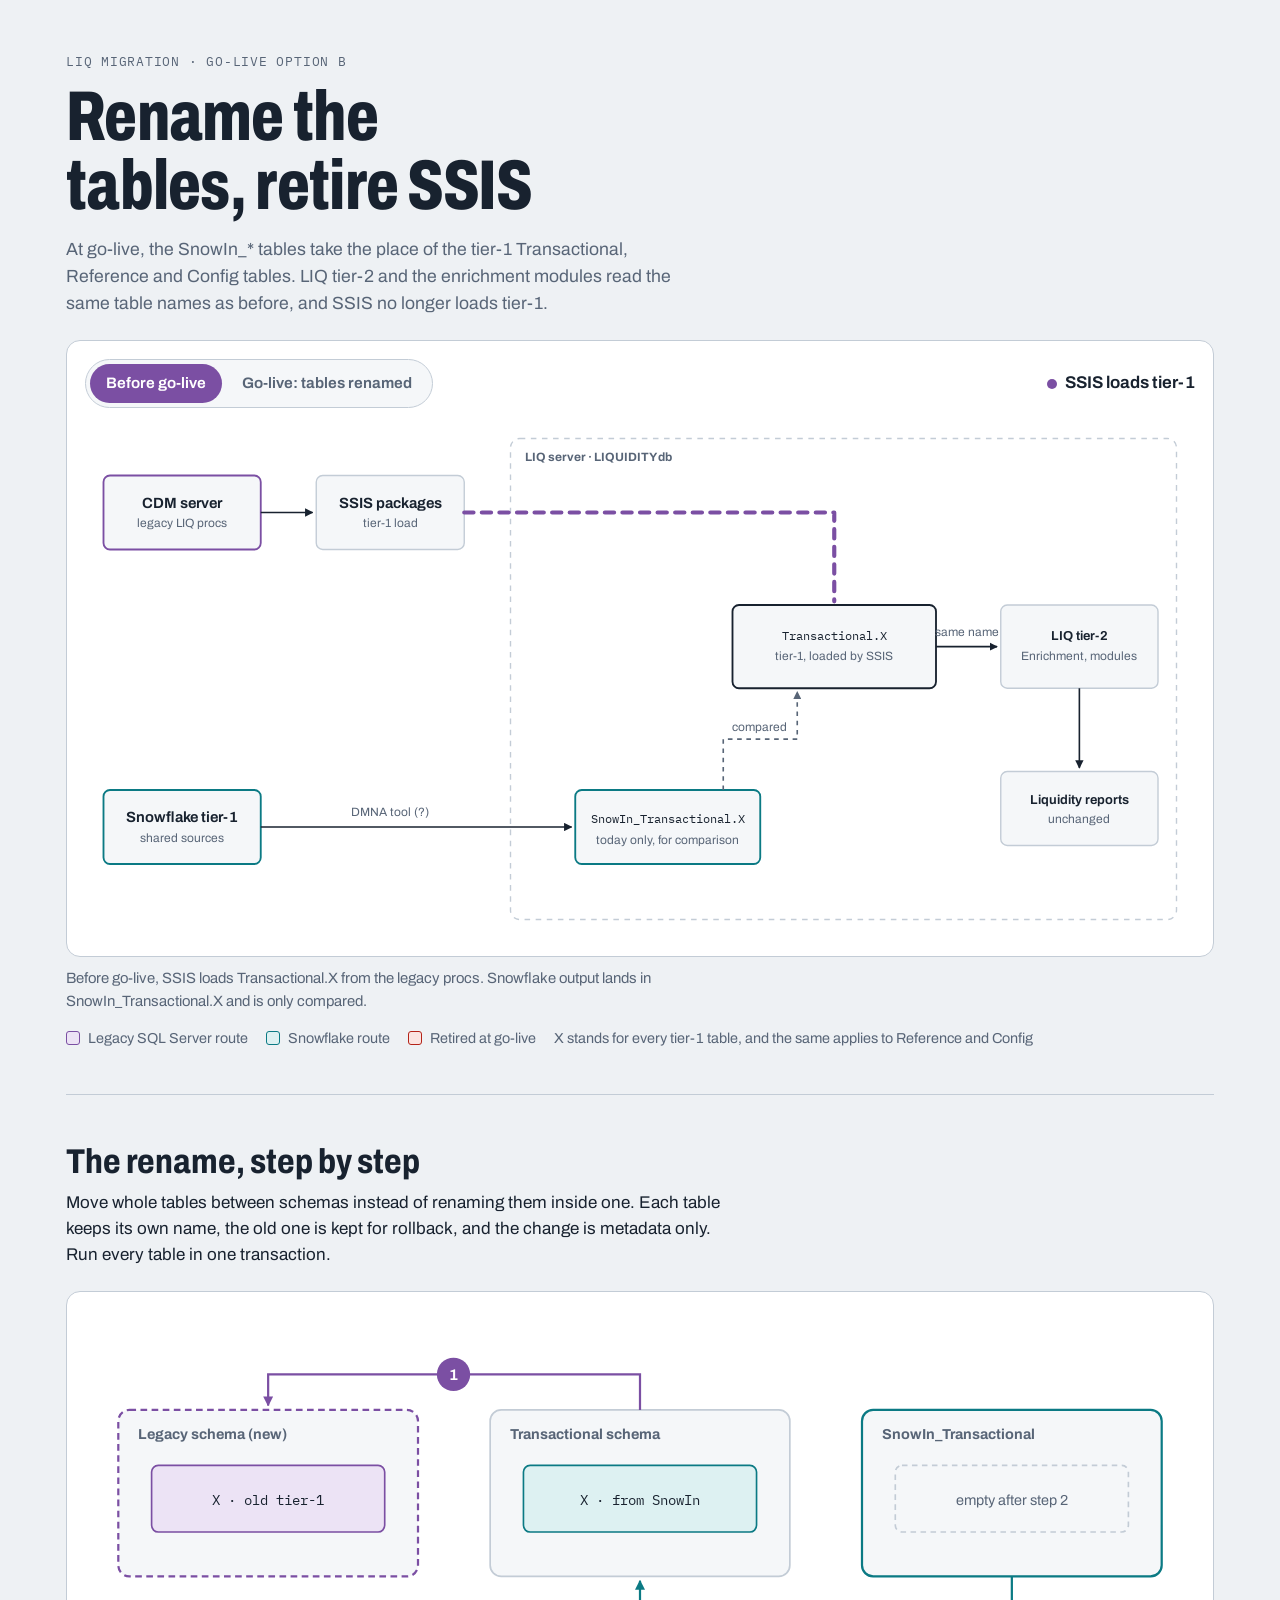
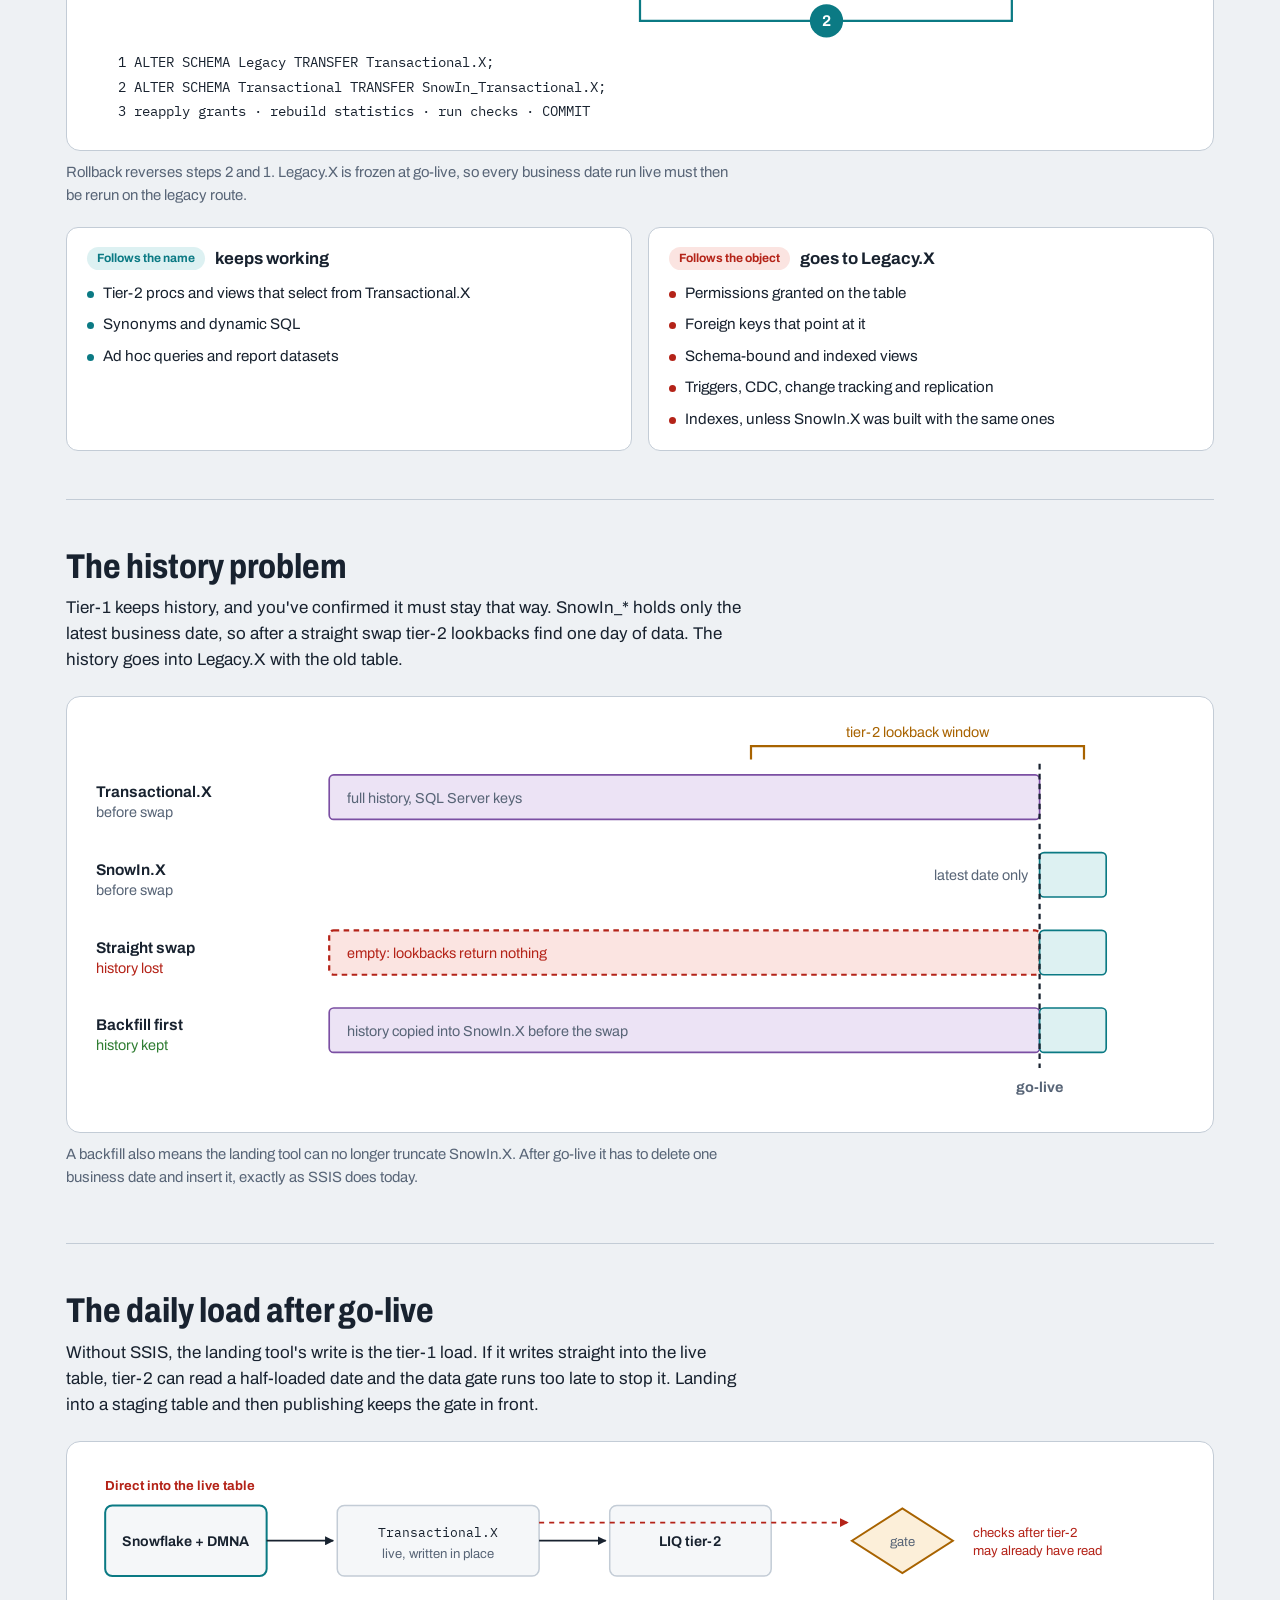
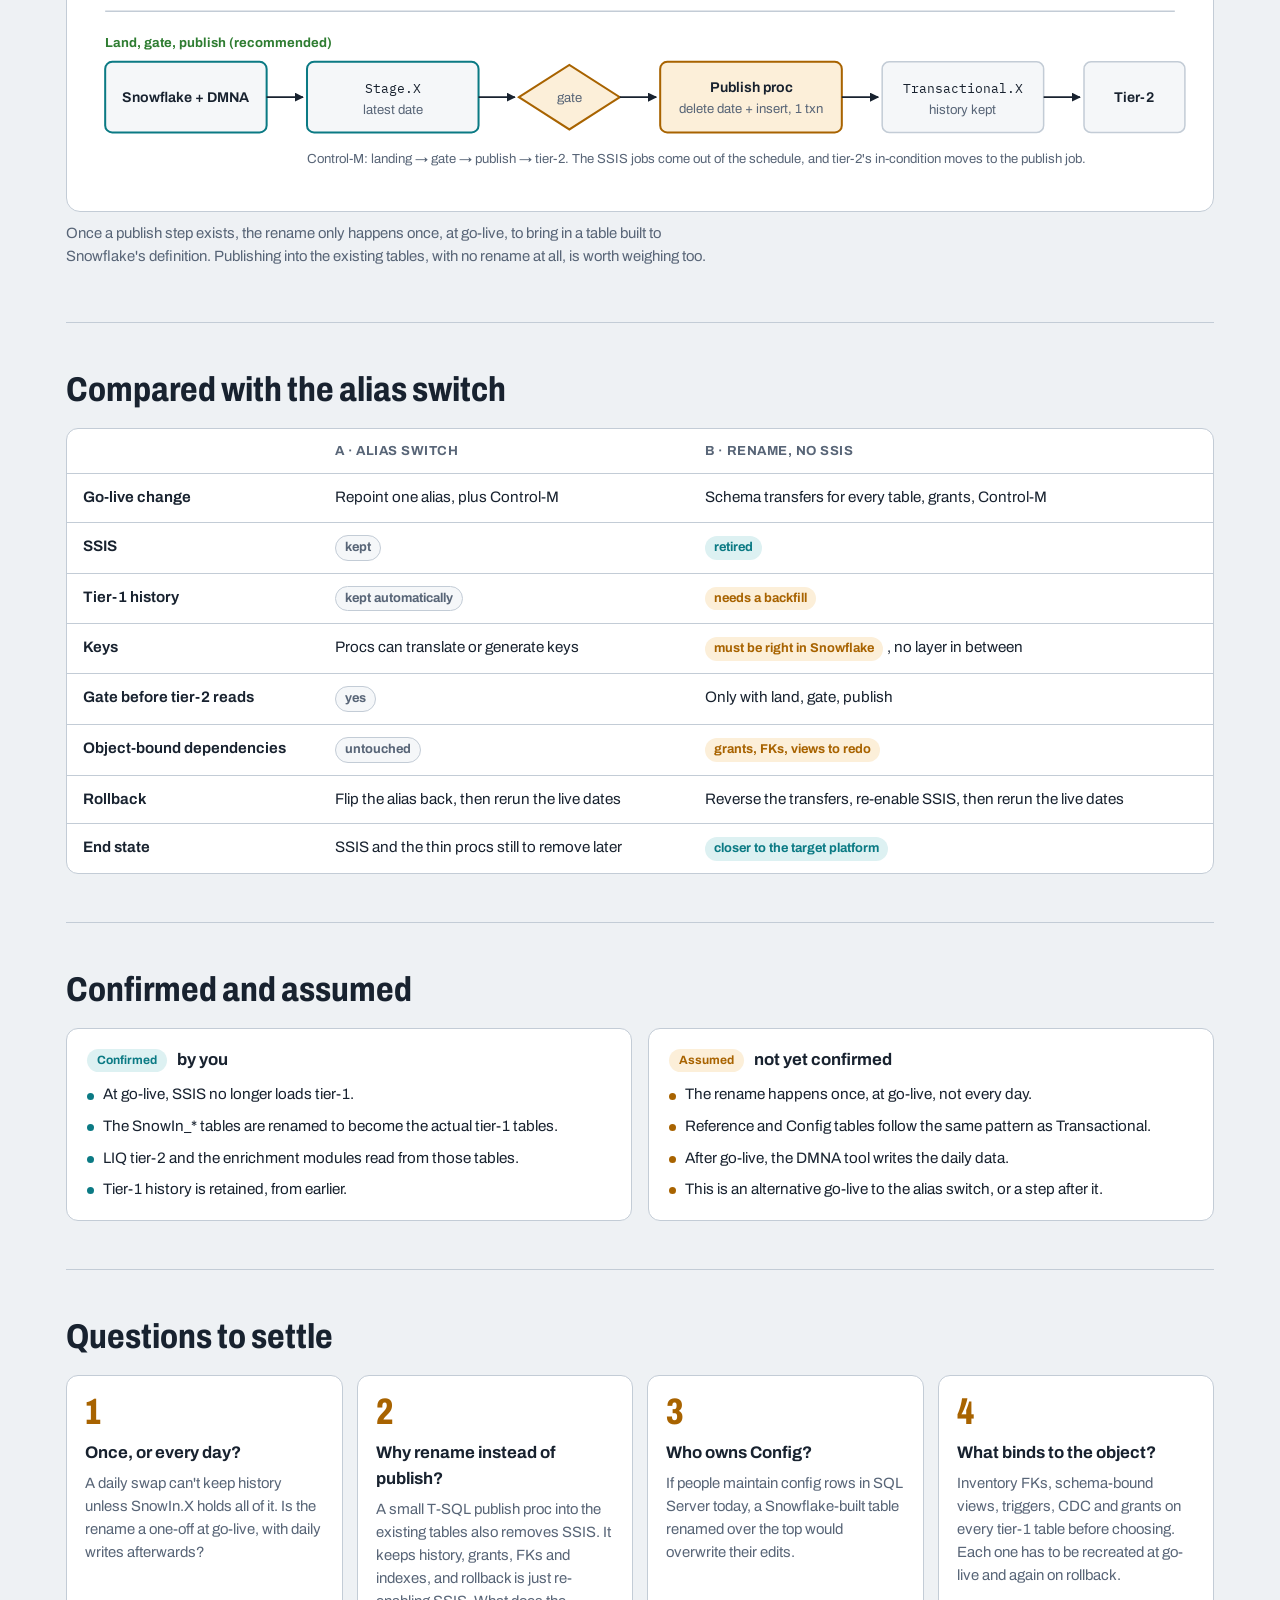
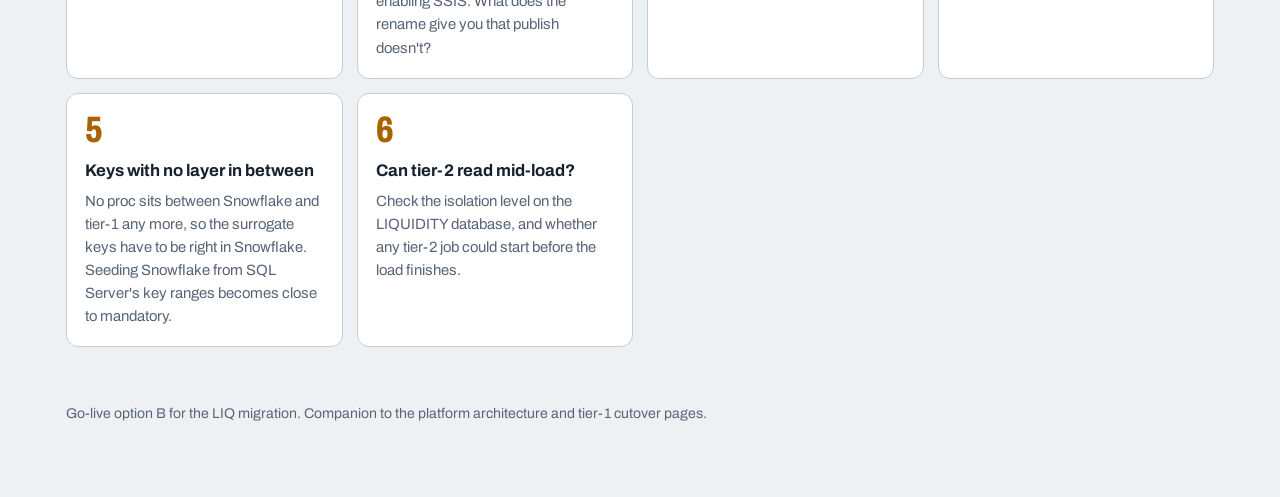
<file: liq-golive-rename.html>
<!doctype html>
<html lang="en">
<head>
<meta charset="utf-8">
<meta name="viewport" content="width=device-width, initial-scale=1, viewport-fit=cover">
<title>LIQ Go-Live by Rename</title>
<meta name="claude:viewport-fit-sides" content="cover">
<link rel="preconnect" href="https://fonts.googleapis.com">
<link rel="preconnect" href="https://fonts.gstatic.com" crossorigin>
<link href="https://fonts.googleapis.com/css2?family=Archivo:wdth,wght@62..125,400..800&family=IBM+Plex+Mono:wght@500&display=swap" rel="stylesheet">
<style>
/* Layout: one column of wide diagram panels, read top to bottom; matches the cutover page's visual vocabulary */
:root{
  --paper:#EEF1F4; --panel:#FFFFFF; --tile:#F5F7F9; --ink:#18222F; --muted:#586577; --line:#C3CCD6;
  --legacy:#7B4FA3; --legacy-soft:#ECE3F5; --snow:#0B7A84; --snow-soft:#DDF1F2;
  --gate:#A86300; --gate-soft:#FCEFD9; --bad:#B42318; --bad-soft:#FBE4E1; --ok:#2F7D32; --on-accent:#FFFFFF;
  --display:'Archivo','Helvetica Neue',Arial,sans-serif; --mono:'IBM Plex Mono',ui-monospace,Menlo,Consolas,monospace;
}
@media (prefers-color-scheme: dark){
  :root:not([data-theme="light"]){
    --paper:#121920; --panel:#18212B; --tile:#1F2A36; --ink:#E4E9EE; --muted:#9AA6B3; --line:#34414F;
    --legacy:#B58EDB; --legacy-soft:#2E2540; --snow:#4CC3CC; --snow-soft:#173539;
    --gate:#E8A23D; --gate-soft:#3A2C14; --bad:#F2796B; --bad-soft:#3D1F1C; --ok:#79C47D; --on-accent:#121920;
    color-scheme: dark;
  }
}
:root[data-theme="dark"]{
  --paper:#121920; --panel:#18212B; --tile:#1F2A36; --ink:#E4E9EE; --muted:#9AA6B3; --line:#34414F;
  --legacy:#B58EDB; --legacy-soft:#2E2540; --snow:#4CC3CC; --snow-soft:#173539;
  --gate:#E8A23D; --gate-soft:#3A2C14; --bad:#F2796B; --bad-soft:#3D1F1C; --ok:#79C47D; --on-accent:#121920;
  color-scheme: dark;
}
*,*::before,*::after{box-sizing:border-box}
body{margin:0; background:var(--paper); color:var(--ink); font-family:var(--display); font-size:17px; line-height:1.55; -webkit-font-smoothing:antialiased}
main{max-width:1180px; margin:0 auto; padding-block:0 72px; padding-left:max(16px, env(safe-area-inset-left, 0px)); padding-right:max(16px, env(safe-area-inset-right, 0px))}
.hero{padding:52px 0 4px}
.eyebrow{font-family:var(--mono); font-size:.8rem; letter-spacing:.06em; text-transform:uppercase; color:var(--muted); margin:0 0 10px}
h1{font-stretch:72%; font-weight:800; font-size:clamp(2.4rem,6.5vw,4.4rem); line-height:.98; letter-spacing:-.01em; margin:0 0 16px; max-width:15ch; text-wrap:balance}
.lede{max-width:64ch; color:var(--muted); font-size:1.1rem; margin:0}
section{padding:48px 0 8px; border-top:1px solid var(--line); margin-top:40px}
h2{font-stretch:82%; font-weight:750; font-size:clamp(1.5rem,3.3vw,2.15rem); line-height:1.08; margin:0 0 10px; text-wrap:balance}
p{max-width:68ch; margin:0 0 12px}
figure{margin:22px 0 6px}
.fig{background:var(--panel); border:1px solid var(--line); border-radius:14px; padding:18px; overflow-x:auto}
.fig svg{display:block; width:100%; height:auto}
figcaption{color:var(--muted); font-size:.93rem; margin-top:10px; max-width:74ch}

.dg text{font-family:var(--display)}
.dg .t{font-size:16px; font-weight:650; fill:var(--ink)}
.dg .sm{font-size:14px}
.dg .s{font-size:13px; fill:var(--muted)}
.dg .lab{font-size:13px; font-weight:700; fill:var(--muted)}
.dg .m{font-family:var(--mono); font-size:13px; fill:var(--ink)}
.dg .c{text-anchor:middle}
.dg .e{text-anchor:end}
.dg .box{fill:var(--tile); stroke:var(--line); stroke-width:1.5}
.dg .box.legacy{stroke:var(--legacy); stroke-width:2}
.dg .box.snow{stroke:var(--snow); stroke-width:2}
.dg .box.gate{stroke:var(--gate); stroke-width:2; fill:var(--gate-soft)}
.dg .box.bad{stroke:var(--bad); stroke-width:2; fill:var(--bad-soft)}
.dg .fill-legacy{fill:var(--legacy-soft); stroke:var(--legacy); stroke-width:1.5}
.dg .fill-snow{fill:var(--snow-soft); stroke:var(--snow); stroke-width:1.5}
.dg .fill-tile{fill:var(--tile); stroke:var(--line); stroke-width:1.5}
.dg .zone{fill:none; stroke:var(--line); stroke-width:1.5; stroke-dasharray:6 6}
.dg .zone.legacy{stroke:var(--legacy)} .dg .zone.snow{stroke:var(--snow)}
.dg .wire{fill:none; stroke:var(--ink); stroke-width:1.75}
.dg .wire.muted{stroke:var(--muted)}
.dg .wire.gate{stroke:var(--gate); stroke-width:2}
.dg .wire.bad{stroke:var(--bad)}
.dg .dash{stroke-dasharray:5 5}
.dg .f-legacy{fill:var(--legacy)} .dg .f-snow{fill:var(--snow)} .dg .f-gate{fill:var(--gate)} .dg .f-bad{fill:var(--bad)} .dg .f-on{fill:var(--on-accent)}
.ah-ink{fill:var(--ink)} .ah-muted{fill:var(--muted)} .ah-gate{fill:var(--gate)}

.switch-head{display:flex; flex-wrap:wrap; gap:14px 20px; align-items:center; justify-content:space-between; margin-bottom:12px}
.toggle{display:inline-flex; flex-wrap:wrap; border:1px solid var(--line); border-radius:999px; padding:4px; background:var(--tile); gap:4px}
.toggle button{font:inherit; font-weight:650; font-size:.95rem; border:0; background:transparent; color:var(--muted); padding:8px 16px; border-radius:999px; cursor:pointer}
.toggle button[aria-pressed="true"][data-route="legacy"]{background:var(--legacy); color:var(--on-accent)}
.toggle button[aria-pressed="true"][data-route="snow"]{background:var(--snow); color:var(--on-accent)}
.toggle button:focus-visible{outline:2px solid var(--ink); outline-offset:2px}
.state{font-weight:650; margin:0}
.state .dot{display:inline-block; width:10px; height:10px; border-radius:50%; margin-right:8px; vertical-align:middle}
.route{fill:none; stroke-width:4.5; stroke-linecap:round; stroke-linejoin:round; transition:stroke .3s, opacity .3s}
.route.legacy{stroke:var(--legacy)} .route.snow{stroke:var(--snow)}
.switch[data-route="legacy"] .route.legacy, .switch[data-route="snow"] .route.snow{stroke-dasharray:10 9; animation:flow .9s linear infinite}
.switch[data-route="legacy"] .route.snow, .switch[data-route="snow"] .route.legacy{stroke:var(--line); stroke-dasharray:2 7}
.lever{stroke:var(--ink); stroke-width:7; stroke-linecap:round; transform-box:view-box; transform-origin:935px 135px; transition:transform .45s cubic-bezier(.5,1.6,.4,1)}
.switch[data-route="legacy"] .lever{transform:rotate(180deg)}
.switch[data-route="snow"] .lever{transform:rotate(90deg)}
.hub{fill:var(--panel); stroke:var(--ink); stroke-width:3}
@keyframes flow{to{stroke-dashoffset:-19}}

.legend{display:flex; flex-wrap:wrap; gap:8px 18px; margin:14px 0 0; padding:0; list-style:none; color:var(--muted); font-size:.9rem}
.legend li{display:flex; align-items:center; gap:8px}
.legend i{display:inline-block; width:14px; height:14px; border-radius:3px; border:1.5px solid}

.split{display:grid; grid-template-columns:repeat(auto-fit,minmax(300px,1fr)); gap:16px; margin-top:20px}
.col{background:var(--panel); border:1px solid var(--line); border-radius:12px; padding:18px 20px; min-width:0}
.col h3{margin:0 0 10px; font-size:1.05rem; display:flex; align-items:center; gap:10px}
.pill{font-size:.75rem; font-weight:700; padding:2px 10px; border-radius:999px}
.pill.ok{background:var(--snow-soft); color:var(--snow)}
.pill.as{background:var(--gate-soft); color:var(--gate)}
.col ul{margin:0; padding:0; list-style:none; display:grid; gap:8px}
.col li{padding-left:16px; position:relative; font-size:.95rem}
.col li::before{content:""; position:absolute; left:0; top:.6em; width:7px; height:7px; border-radius:50%; background:var(--line)}
.col.confirmed li::before{background:var(--snow)}
.col.assumed li::before{background:var(--gate)}

.qs{display:grid; grid-template-columns:repeat(auto-fit,minmax(260px,1fr)); gap:14px; margin-top:20px}
.qs div{background:var(--panel); border:1px solid var(--line); border-radius:12px; padding:18px; min-width:0}
.qs .n{font-stretch:72%; font-weight:800; font-size:2.3rem; line-height:1; color:var(--gate)}
.qs h3{margin:8px 0 6px; font-size:1.05rem}
.qs p{color:var(--muted); font-size:.93rem; margin:0}
footer{color:var(--muted); font-size:.88rem; margin-top:48px}
@media (max-width:640px){ .hero{padding-top:34px} .fig{padding:12px} }
@media (prefers-reduced-motion: reduce){ .switch .route{animation:none !important} .lever,.route{transition:none} }
.golive .fade-after,.golive .only-after,.golive .only-before{transition:opacity .35s}
.golive[data-state="before"] .only-after{opacity:0; visibility:hidden}
.golive[data-state="after"] .only-before{opacity:0; visibility:hidden}
.golive[data-state="after"] .fade-after{opacity:.3}
.golive .route{stroke-dasharray:10 9; animation:flow .9s linear infinite}
.dg .box.t1{stroke:var(--ink); stroke-width:2}
.golive[data-state="after"] .box.t1{stroke:var(--snow)}
.dg .legacy-w{stroke:var(--legacy); stroke-width:2} .dg .snow-w{stroke:var(--snow); stroke-width:2}
.pill.bad{background:var(--bad-soft); color:var(--bad)}
.col.follows-name li::before{background:var(--snow)} .col.follows-obj li::before{background:var(--bad)}
.tbl{overflow-x:auto; margin-top:20px; background:var(--panel); border:1px solid var(--line); border-radius:12px}
table{border-collapse:collapse; width:100%; min-width:640px; font-size:.95rem}
th,td{text-align:left; vertical-align:top; padding:12px 16px; border-bottom:1px solid var(--line)}
thead th{font-size:.82rem; letter-spacing:.04em; text-transform:uppercase; color:var(--muted)}
tbody th{font-weight:650; width:22%}
tbody tr:last-child th,tbody tr:last-child td{border-bottom:0}
.chip{display:inline-block; font-size:.8rem; font-weight:700; padding:2px 9px; border-radius:999px; margin-right:4px}
.chip.keep{background:var(--tile); color:var(--muted); border:1px solid var(--line)}
.chip.new{background:var(--snow-soft); color:var(--snow)}
.chip.risk{background:var(--gate-soft); color:var(--gate)}
@media (prefers-reduced-motion: reduce){ .golive .route{animation:none} }
</style>

<svg width="0" height="0" style="position:absolute" aria-hidden="true" focusable="false">
  <defs>
    <marker id="ah-ink" viewBox="0 0 10 10" refX="9" refY="5" markerWidth="9" markerHeight="9" markerUnits="userSpaceOnUse" orient="auto"><path class="ah-ink" d="M0,0 L10,5 L0,10 z"/></marker>
    <marker id="ah-muted" viewBox="0 0 10 10" refX="9" refY="5" markerWidth="9" markerHeight="9" markerUnits="userSpaceOnUse" orient="auto"><path class="ah-muted" d="M0,0 L10,5 L0,10 z"/></marker>
    <marker id="ah-gate" viewBox="0 0 10 10" refX="9" refY="5" markerWidth="9" markerHeight="9" markerUnits="userSpaceOnUse" orient="auto"><path class="ah-gate" d="M0,0 L10,5 L0,10 z"/></marker>
  </defs>
</svg>

<svg width="0" height="0" style="position:absolute" aria-hidden="true" focusable="false">
  <defs>
    <marker id="ah-bad" viewBox="0 0 10 10" refX="9" refY="5" markerWidth="9" markerHeight="9" markerUnits="userSpaceOnUse" orient="auto"><path style="fill:var(--bad)" d="M0,0 L10,5 L0,10 z"/></marker>
    <marker id="ah-snow" viewBox="0 0 10 10" refX="9" refY="5" markerWidth="9" markerHeight="9" markerUnits="userSpaceOnUse" orient="auto"><path style="fill:var(--snow)" d="M0,0 L10,5 L0,10 z"/></marker>
    <marker id="ah-legacy" viewBox="0 0 10 10" refX="9" refY="5" markerWidth="9" markerHeight="9" markerUnits="userSpaceOnUse" orient="auto"><path style="fill:var(--legacy)" d="M0,0 L10,5 L0,10 z"/></marker>
  </defs>
</svg>

<main>
<header class="hero">
  <p class="eyebrow">LIQ migration · go-live option B</p>
  <h1>Rename the tables, retire SSIS</h1>
  <p class="lede">At go-live, the SnowIn_* tables take the place of the tier-1 Transactional, Reference and Config tables. LIQ tier-2 and the enrichment modules read the same table names as before, and SSIS no longer loads tier-1.</p>

  <figure>
    <div class="fig golive" id="golive" data-state="before">
      <div class="switch-head">
        <div class="toggle" role="group" aria-label="Before or after go-live">
          <button type="button" data-state="before" data-route="legacy" aria-pressed="true">Before go-live</button>
          <button type="button" data-state="after" data-route="snow" aria-pressed="false">Go-live: tables renamed</button>
        </div>
        <p class="state" id="glState"><span class="dot" style="background:var(--legacy)"></span>SSIS loads tier-1</p>
      </div>
      <svg class="dg" viewBox="0 0 1200 560" style="min-width:900px" role="img" aria-labelledby="glTitle">
        <title id="glTitle">Before go-live, SSIS loads Transactional tables from the CDM server and SnowIn tables are only compared. At go-live, the old Transactional table moves to a Legacy schema, the SnowIn table is renamed into Transactional, SSIS is retired, and the landing tool writes to Transactional directly. Tier-2 reads the same name throughout.</title>

        <rect class="zone" x="460" y="20" width="720" height="520" rx="10"/>
        <text class="lab" x="476" y="44">LIQ server · LIQUIDITY db</text>

        <!-- legacy feed -->
        <g class="fade-after">
          <rect class="box legacy" x="20" y="60" width="170" height="80" rx="7"/>
          <text class="t c" x="105" y="95">CDM server</text>
          <text class="s c" x="105" y="116">legacy LIQ procs</text>
          <line class="wire" x1="190" y1="100" x2="246" y2="100" marker-end="url(#ah-ink)"/>
          <rect class="box" x="250" y="60" width="160" height="80" rx="7"/>
          <text class="t c" x="330" y="95">SSIS packages</text>
          <text class="s c" x="330" y="116">tier-1 load</text>
          <path class="route legacy" d="M410,100 H810 V196"/>
        </g>
        <g class="only-after">
          <line x1="262" y1="70" x2="398" y2="130" style="stroke:var(--bad)" stroke-width="3"/>
          <line x1="398" y1="70" x2="262" y2="130" style="stroke:var(--bad)" stroke-width="3"/>
          <text class="lab c f-bad" x="330" y="162">retired</text>
        </g>

        <!-- snowflake -->
        <rect class="box snow" x="20" y="400" width="170" height="80" rx="7"/>
        <text class="t c" x="105" y="435">Snowflake tier-1</text>
        <text class="s c" x="105" y="456">shared sources</text>

        <g class="only-before">
          <path class="wire" d="M190,440 H526" marker-end="url(#ah-ink)"/>
          <text class="s c" x="330" y="428">DMNA tool (?)</text>
          <rect class="box snow" x="530" y="400" width="200" height="80" rx="7"/>
          <text class="m c" x="630" y="436">SnowIn_Transactional.X</text>
          <text class="s c" x="630" y="458">today only, for comparison</text>
          <path class="wire muted dash" d="M690,400 V345 H770 V294" marker-end="url(#ah-muted)"/>
          <text class="s" x="700" y="336">compared</text>
        </g>
        <g class="only-after">
          <path class="route snow" d="M190,440 H810 V294"/>
          <text class="s c" x="420" y="428">DMNA tool writes here directly</text>
          <rect class="box legacy" x="480" y="200" width="180" height="90" rx="7" stroke-dasharray="6 4"/>
          <text class="m c" x="570" y="238">Legacy.X</text>
          <text class="s c" x="570" y="260">old tier-1, frozen</text>
          <path class="wire muted dash" d="M700,245 H664" marker-end="url(#ah-muted)"/>
        </g>

        <!-- tier-1 -->
        <rect class="box t1" x="700" y="200" width="220" height="90" rx="7"/>
        <text class="m c" x="810" y="238">Transactional.X</text>
        <text class="s c only-before" x="810" y="260">tier-1, loaded by SSIS</text>
        <text class="s c only-after" x="810" y="260">was SnowIn_Transactional.X</text>

        <line class="wire" x1="920" y1="245" x2="986" y2="245" marker-end="url(#ah-ink)"/>
        <text class="s c" x="953" y="233">same name</text>
        <rect class="box" x="990" y="200" width="170" height="90" rx="7"/>
        <text class="t sm c" x="1075" y="238">LIQ tier-2</text>
        <text class="s c" x="1075" y="260">Enrichment, modules</text>
        <line class="wire" x1="1075" y1="290" x2="1075" y2="376" marker-end="url(#ah-ink)"/>
        <rect class="box" x="990" y="380" width="170" height="80" rx="7"/>
        <text class="t sm c" x="1075" y="415">Liquidity reports</text>
        <text class="s c" x="1075" y="436">unchanged</text>
      </svg>
    </div>
    <figcaption id="glCaption" aria-live="polite">Before go-live, SSIS loads Transactional.X from the legacy procs. Snowflake output lands in SnowIn_Transactional.X and is only compared.</figcaption>
  </figure>
  <ul class="legend">
    <li><i style="border-color:var(--legacy);background:var(--legacy-soft)"></i>Legacy SQL Server route</li>
    <li><i style="border-color:var(--snow);background:var(--snow-soft)"></i>Snowflake route</li>
    <li><i style="border-color:var(--bad);background:var(--bad-soft)"></i>Retired at go-live</li>
    <li>X stands for every tier-1 table, and the same applies to Reference and Config</li>
  </ul>
</header>

<section aria-labelledby="h-mech">
  <h2 id="h-mech">The rename, step by step</h2>
  <p>Move whole tables between schemas instead of renaming them inside one. Each table keeps its own name, the old one is kept for rollback, and the change is metadata only. Run every table in one transaction.</p>
  <figure>
    <div class="fig">
      <svg class="dg" viewBox="0 0 1000 380" style="min-width:760px" role="img" aria-label="Step 1 moves Transactional.X to a Legacy schema. Step 2 moves SnowIn_Transactional.X into Transactional. Step 3 reapplies grants and statistics.">
        <rect class="box legacy" x="30" y="90" width="270" height="150" rx="10" stroke-dasharray="6 4"/>
        <text class="lab" x="48" y="116">Legacy schema (new)</text>
        <rect class="fill-legacy" x="60" y="140" width="210" height="60" rx="6"/>
        <text class="m c" x="165" y="176">X  · old tier-1</text>

        <rect class="box" x="365" y="90" width="270" height="150" rx="10"/>
        <text class="lab" x="383" y="116">Transactional schema</text>
        <rect class="fill-snow" x="395" y="140" width="210" height="60" rx="6"/>
        <text class="m c" x="500" y="176">X  · from SnowIn</text>

        <rect class="box snow" x="700" y="90" width="270" height="150" rx="10"/>
        <text class="lab" x="718" y="116">SnowIn_Transactional</text>
        <rect x="730" y="140" width="210" height="60" rx="6" fill="none" style="stroke:var(--line)" stroke-width="1.5" stroke-dasharray="5 4"/>
        <text class="s c" x="835" y="176">empty after step 2</text>

        <path class="wire legacy-w" d="M500,90 V58 H165 V86" marker-end="url(#ah-legacy)"/>
        <circle cx="332" cy="58" r="15" class="f-legacy"/><text class="t sm c f-on" x="332" y="63">1</text>
        <path class="wire snow-w" d="M835,240 V280 H500 V244" marker-end="url(#ah-snow)"/>
        <circle cx="668" cy="280" r="15" class="f-snow"/><text class="t sm c f-on" x="668" y="285">2</text>

        <text class="m" x="30" y="322">1  ALTER SCHEMA Legacy TRANSFER Transactional.X;</text>
        <text class="m" x="30" y="344">2  ALTER SCHEMA Transactional TRANSFER SnowIn_Transactional.X;</text>
        <text class="m" x="30" y="366">3  reapply grants · rebuild statistics · run checks · COMMIT</text>
      </svg>
    </div>
    <figcaption>Rollback reverses steps 2 and 1. Legacy.X is frozen at go-live, so every business date run live must then be rerun on the legacy route.</figcaption>
  </figure>

  <div class="split">
    <div class="col follows-name">
      <h3><span class="pill ok">Follows the name</span>keeps working</h3>
      <ul>
        <li>Tier-2 procs and views that select from Transactional.X</li>
        <li>Synonyms and dynamic SQL</li>
        <li>Ad hoc queries and report datasets</li>
      </ul>
    </div>
    <div class="col follows-obj">
      <h3><span class="pill bad">Follows the object</span>goes to Legacy.X</h3>
      <ul>
        <li>Permissions granted on the table</li>
        <li>Foreign keys that point at it</li>
        <li>Schema-bound and indexed views</li>
        <li>Triggers, CDC, change tracking and replication</li>
        <li>Indexes, unless SnowIn.X was built with the same ones</li>
      </ul>
    </div>
  </div>
</section>

<section aria-labelledby="h-hist">
  <h2 id="h-hist">The history problem</h2>
  <p>Tier-1 keeps history, and you've confirmed it must stay that way. SnowIn_* holds only the latest business date, so after a straight swap tier-2 lookbacks find one day of data. The history goes into Legacy.X with the old table.</p>
  <figure>
    <div class="fig">
      <svg class="dg" viewBox="0 0 1000 360" style="min-width:740px" role="img" aria-label="Before the swap, Transactional holds full history and SnowIn holds one day. After a straight swap, Transactional holds one day. With a backfill first, Transactional holds full history.">
        <path d="M600,40 V28 H900 V40" fill="none" style="stroke:var(--gate)" stroke-width="2"/>
        <text class="s c" x="750" y="20" style="fill:var(--gate)">tier-2 lookback window</text>

        <text class="t sm" x="10" y="74">Transactional.X</text><text class="s" x="10" y="92">before swap</text>
        <rect class="fill-legacy" x="220" y="54" width="640" height="40" rx="4"/>
        <text class="s" x="236" y="79">full history, SQL Server keys</text>

        <text class="t sm" x="10" y="144">SnowIn.X</text><text class="s" x="10" y="162">before swap</text>
        <rect class="fill-snow" x="860" y="124" width="60" height="40" rx="4"/>
        <text class="s e" x="850" y="149">latest date only</text>

        <text class="t sm" x="10" y="214">Straight swap</text><text class="s f-bad" x="10" y="232">history lost</text>
        <rect x="220" y="194" width="640" height="40" rx="4" class="box bad" stroke-dasharray="5 4"/>
        <text class="s f-bad" x="236" y="219">empty: lookbacks return nothing</text>
        <rect class="fill-snow" x="860" y="194" width="60" height="40" rx="4"/>

        <text class="t sm" x="10" y="284">Backfill first</text><text class="s" x="10" y="302" style="fill:var(--ok)">history kept</text>
        <rect class="fill-legacy" x="220" y="264" width="640" height="40" rx="4"/>
        <text class="s" x="236" y="289">history copied into SnowIn.X before the swap</text>
        <rect class="fill-snow" x="860" y="264" width="60" height="40" rx="4"/>

        <line x1="860" y1="44" x2="860" y2="318" style="stroke:var(--ink)" stroke-width="2" stroke-dasharray="5 4"/>
        <text class="lab c" x="860" y="340">go-live</text>
      </svg>
    </div>
    <figcaption>A backfill also means the landing tool can no longer truncate SnowIn.X. After go-live it has to delete one business date and insert it, exactly as SSIS does today.</figcaption>
  </figure>
</section>

<section aria-labelledby="h-daily">
  <h2 id="h-daily">The daily load after go-live</h2>
  <p>Without SSIS, the landing tool's write is the tier-1 load. If it writes straight into the live table, tier-2 can read a half-loaded date and the data gate runs too late to stop it. Landing into a staging table and then publishing keeps the gate in front.</p>
  <figure>
    <div class="fig">
      <svg class="dg" viewBox="0 0 1100 330" style="min-width:820px" role="img" aria-label="Direct write: landing into the live table, gate after. Land, gate, publish: landing into staging, gate, publish into the live table, then tier-2.">
        <text class="lab f-bad" x="20" y="30">Direct into the live table</text>
        <rect class="box snow" x="20" y="45" width="160" height="70" rx="7"/>
        <text class="t sm c" x="100" y="85">Snowflake + DMNA</text>
        <line class="wire" x1="180" y1="80" x2="246" y2="80" marker-end="url(#ah-ink)"/>
        <rect class="box" x="250" y="45" width="200" height="70" rx="7"/>
        <text class="m c" x="350" y="76">Transactional.X</text>
        <text class="s c" x="350" y="97">live, written in place</text>
        <line class="wire" x1="450" y1="80" x2="516" y2="80" marker-end="url(#ah-ink)"/>
        <rect class="box" x="520" y="45" width="160" height="70" rx="7"/>
        <text class="t sm c" x="600" y="85">LIQ tier-2</text>
        <polygon points="760,80 810,48 860,80 810,112" style="fill:var(--gate-soft);stroke:var(--gate)" stroke-width="2"/>
        <text class="s c" x="810" y="85">gate</text>
        <path class="wire bad" d="M450,62 H756" marker-end="url(#ah-bad)" stroke-dasharray="5 5"/>
        <text class="s f-bad" x="880" y="76">checks after tier-2</text>
        <text class="s f-bad" x="880" y="94">may already have read</text>

        <line x1="20" y1="150" x2="1080" y2="150" style="stroke:var(--line)" stroke-width="1.5"/>

        <text class="lab" x="20" y="185" style="fill:var(--ok)">Land, gate, publish (recommended)</text>
        <rect class="box snow" x="20" y="200" width="160" height="70" rx="7"/>
        <text class="t sm c" x="100" y="240">Snowflake + DMNA</text>
        <line class="wire" x1="180" y1="235" x2="216" y2="235" marker-end="url(#ah-ink)"/>
        <rect class="box snow" x="220" y="200" width="170" height="70" rx="7"/>
        <text class="m c" x="305" y="231">Stage.X</text>
        <text class="s c" x="305" y="252">latest date</text>
        <line class="wire" x1="390" y1="235" x2="426" y2="235" marker-end="url(#ah-ink)"/>
        <polygon points="430,235 480,203 530,235 480,267" style="fill:var(--gate-soft);stroke:var(--gate)" stroke-width="2"/>
        <text class="s c" x="480" y="240">gate</text>
        <line class="wire" x1="530" y1="235" x2="566" y2="235" marker-end="url(#ah-ink)"/>
        <rect class="box gate" x="570" y="200" width="180" height="70" rx="7"/>
        <text class="t sm c" x="660" y="230">Publish proc</text>
        <text class="s c" x="660" y="251">delete date + insert, 1 txn</text>
        <line class="wire" x1="750" y1="235" x2="786" y2="235" marker-end="url(#ah-ink)"/>
        <rect class="box" x="790" y="200" width="160" height="70" rx="7"/>
        <text class="m c" x="870" y="231">Transactional.X</text>
        <text class="s c" x="870" y="252">history kept</text>
        <line class="wire" x1="950" y1="235" x2="986" y2="235" marker-end="url(#ah-ink)"/>
        <rect class="box" x="990" y="200" width="100" height="70" rx="7"/>
        <text class="t sm c" x="1040" y="240">Tier-2</text>
        <text class="s" x="220" y="300">Control-M: landing → gate → publish → tier-2. The SSIS jobs come out of the schedule, and tier-2's in-condition moves to the publish job.</text>
      </svg>
    </div>
    <figcaption>Once a publish step exists, the rename only happens once, at go-live, to bring in a table built to Snowflake's definition. Publishing into the existing tables, with no rename at all, is worth weighing too.</figcaption>
  </figure>
</section>

<section aria-labelledby="h-cmp">
  <h2 id="h-cmp">Compared with the alias switch</h2>
  <div class="tbl">
    <table>
      <thead><tr><th></th><th>A · alias switch</th><th>B · rename, no SSIS</th></tr></thead>
      <tbody>
        <tr><th>Go-live change</th><td>Repoint one alias, plus Control-M</td><td>Schema transfers for every table, grants, Control-M</td></tr>
        <tr><th>SSIS</th><td><span class="chip keep">kept</span></td><td><span class="chip new">retired</span></td></tr>
        <tr><th>Tier-1 history</th><td><span class="chip keep">kept automatically</span></td><td><span class="chip risk">needs a backfill</span></td></tr>
        <tr><th>Keys</th><td>Procs can translate or generate keys</td><td><span class="chip risk">must be right in Snowflake</span>, no layer in between</td></tr>
        <tr><th>Gate before tier-2 reads</th><td><span class="chip keep">yes</span></td><td>Only with land, gate, publish</td></tr>
        <tr><th>Object-bound dependencies</th><td><span class="chip keep">untouched</span></td><td><span class="chip risk">grants, FKs, views to redo</span></td></tr>
        <tr><th>Rollback</th><td>Flip the alias back, then rerun the live dates</td><td>Reverse the transfers, re-enable SSIS, then rerun the live dates</td></tr>
        <tr><th>End state</th><td>SSIS and the thin procs still to remove later</td><td><span class="chip new">closer to the target platform</span></td></tr>
      </tbody>
    </table>
  </div>
</section>

<section aria-labelledby="h-status">
  <h2 id="h-status">Confirmed and assumed</h2>
  <div class="split">
    <div class="col confirmed">
      <h3><span class="pill ok">Confirmed</span>by you</h3>
      <ul>
        <li>At go-live, SSIS no longer loads tier-1.</li>
        <li>The SnowIn_* tables are renamed to become the actual tier-1 tables.</li>
        <li>LIQ tier-2 and the enrichment modules read from those tables.</li>
        <li>Tier-1 history is retained, from earlier.</li>
      </ul>
    </div>
    <div class="col assumed">
      <h3><span class="pill as">Assumed</span>not yet confirmed</h3>
      <ul>
        <li>The rename happens once, at go-live, not every day.</li>
        <li>Reference and Config tables follow the same pattern as Transactional.</li>
        <li>After go-live, the DMNA tool writes the daily data.</li>
        <li>This is an alternative go-live to the alias switch, or a step after it.</li>
      </ul>
    </div>
  </div>
</section>

<section aria-labelledby="h-q">
  <h2 id="h-q">Questions to settle</h2>
  <div class="qs">
    <div><span class="n">1</span><h3>Once, or every day?</h3><p>A daily swap can't keep history unless SnowIn.X holds all of it. Is the rename a one-off at go-live, with daily writes afterwards?</p></div>
    <div><span class="n">2</span><h3>Why rename instead of publish?</h3><p>A small T-SQL publish proc into the existing tables also removes SSIS. It keeps history, grants, FKs and indexes, and rollback is just re-enabling SSIS. What does the rename give you that publish doesn't?</p></div>
    <div><span class="n">3</span><h3>Who owns Config?</h3><p>If people maintain config rows in SQL Server today, a Snowflake-built table renamed over the top would overwrite their edits.</p></div>
    <div><span class="n">4</span><h3>What binds to the object?</h3><p>Inventory FKs, schema-bound views, triggers, CDC and grants on every tier-1 table before choosing. Each one has to be recreated at go-live and again on rollback.</p></div>
    <div><span class="n">5</span><h3>Keys with no layer in between</h3><p>No proc sits between Snowflake and tier-1 any more, so the surrogate keys have to be right in Snowflake. Seeding Snowflake from SQL Server's key ranges becomes close to mandatory.</p></div>
    <div><span class="n">6</span><h3>Can tier-2 read mid-load?</h3><p>Check the isolation level on the LIQUIDITY database, and whether any tier-2 job could start before the load finishes.</p></div>
  </div>
</section>

<footer>Go-live option B for the LIQ migration. Companion to the platform architecture and tier-1 cutover pages.</footer>
</main>

<script>
(function(){
  var fig = document.getElementById('golive');
  var buttons = fig.querySelectorAll('.toggle button');
  var st = document.getElementById('glState');
  var cap = document.getElementById('glCaption');
  var copy = {
    before:{state:'SSIS loads tier-1', color:'var(--legacy)', caption:'Before go-live, SSIS loads Transactional.X from the legacy procs. Snowflake output lands in SnowIn_Transactional.X and is only compared.'},
    after:{state:'Snowflake feeds tier-1 directly', color:'var(--snow)', caption:'At go-live the old table moves to Legacy.X, SnowIn_Transactional.X is renamed into Transactional.X, and SSIS is retired. Tier-2 reads the same name as before.'}
  };
  function set(s){
    fig.setAttribute('data-state', s);
    buttons.forEach(function(b){ b.setAttribute('aria-pressed', String(b.dataset.state === s)); });
    st.textContent = '';
    var d = document.createElement('span'); d.className = 'dot'; d.style.background = copy[s].color;
    st.appendChild(d); st.appendChild(document.createTextNode(copy[s].state));
    cap.textContent = copy[s].caption;
  }
  buttons.forEach(function(b){ b.addEventListener('click', function(){ set(b.dataset.state); }); });
})();
</script>

</html>
</file>
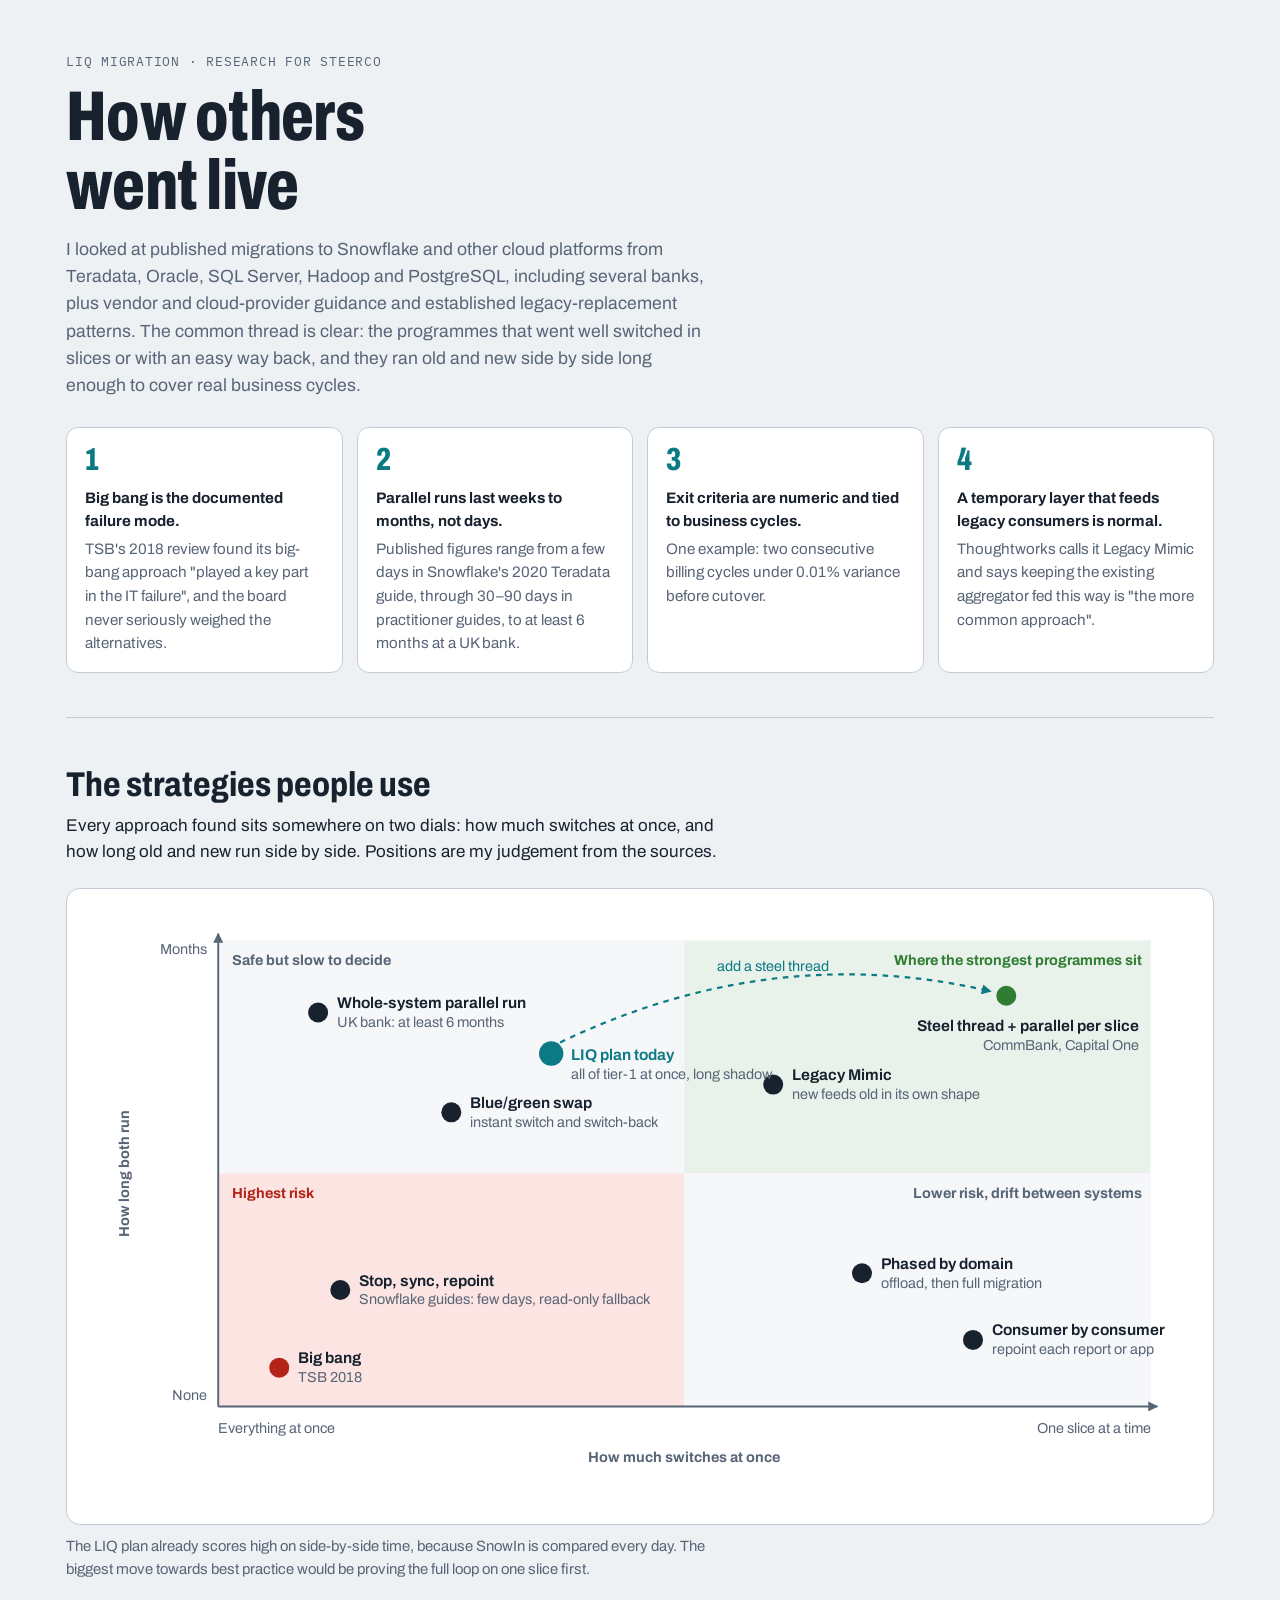
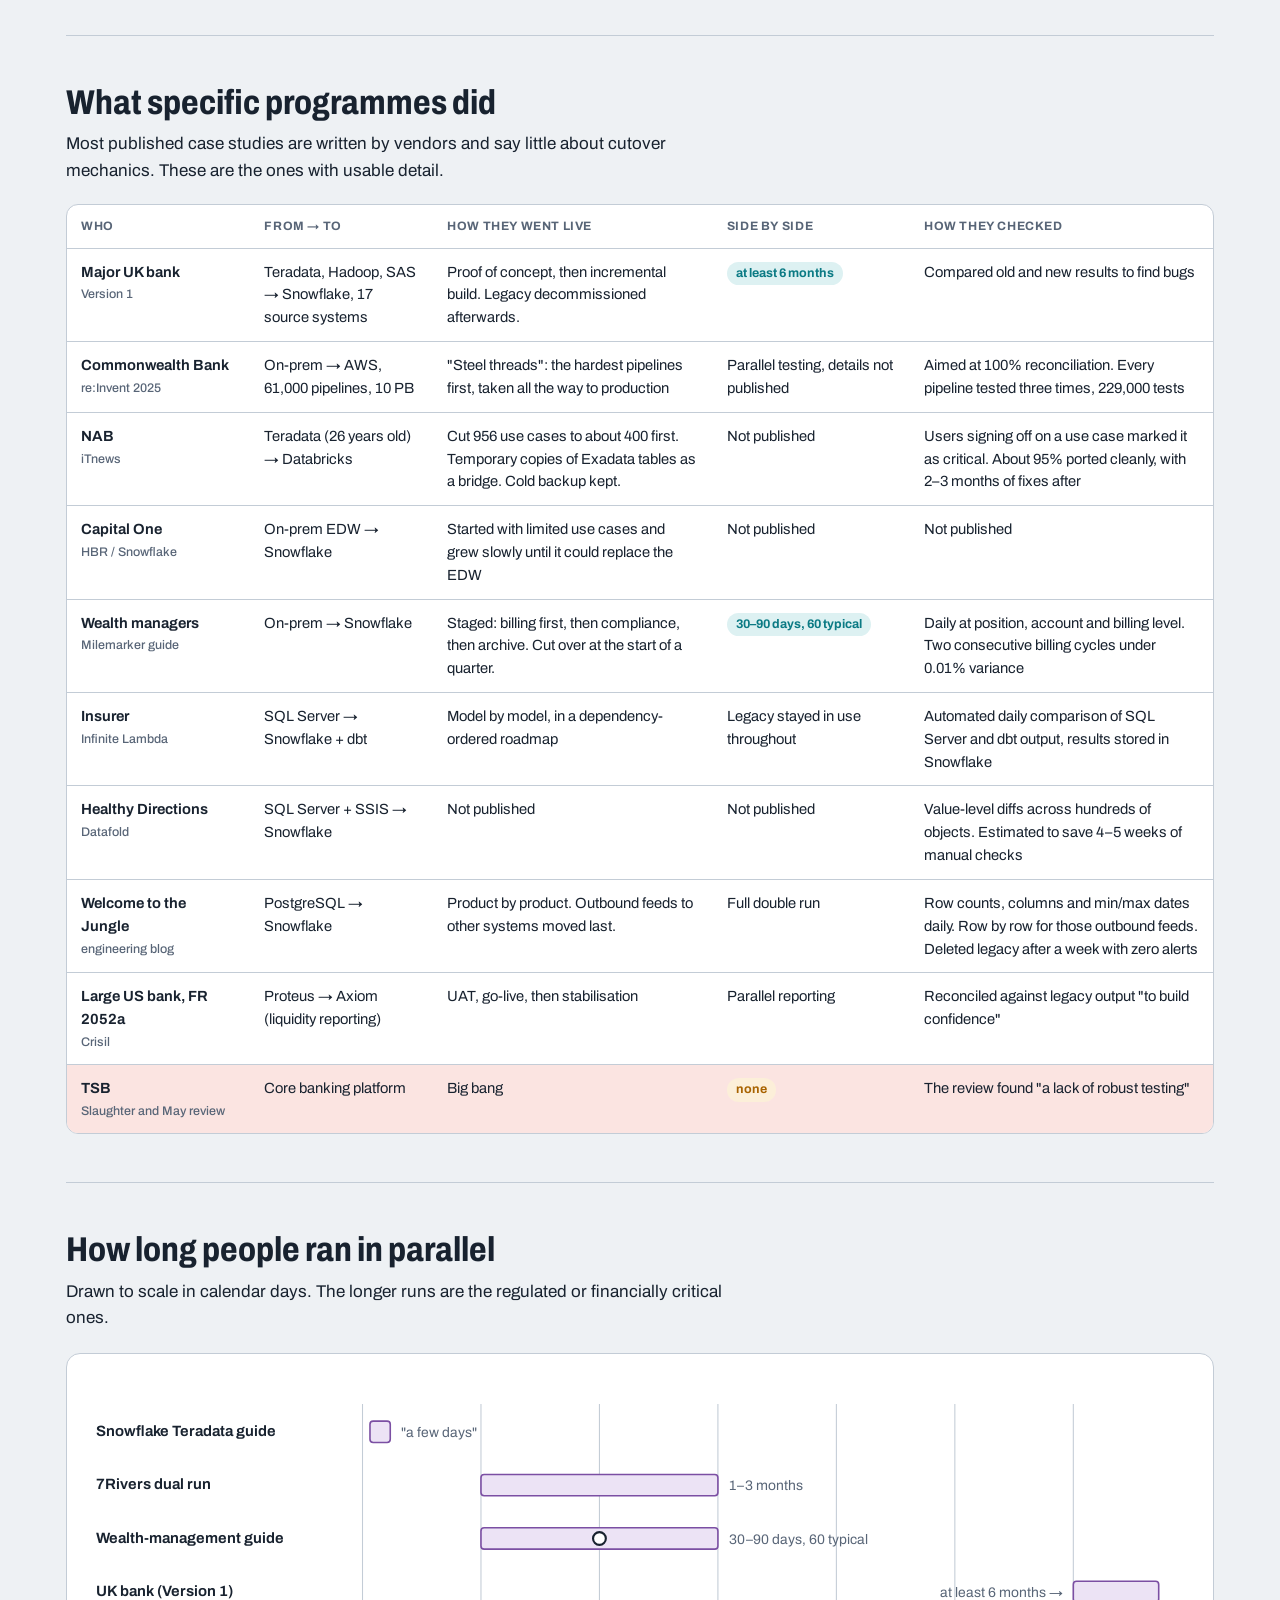
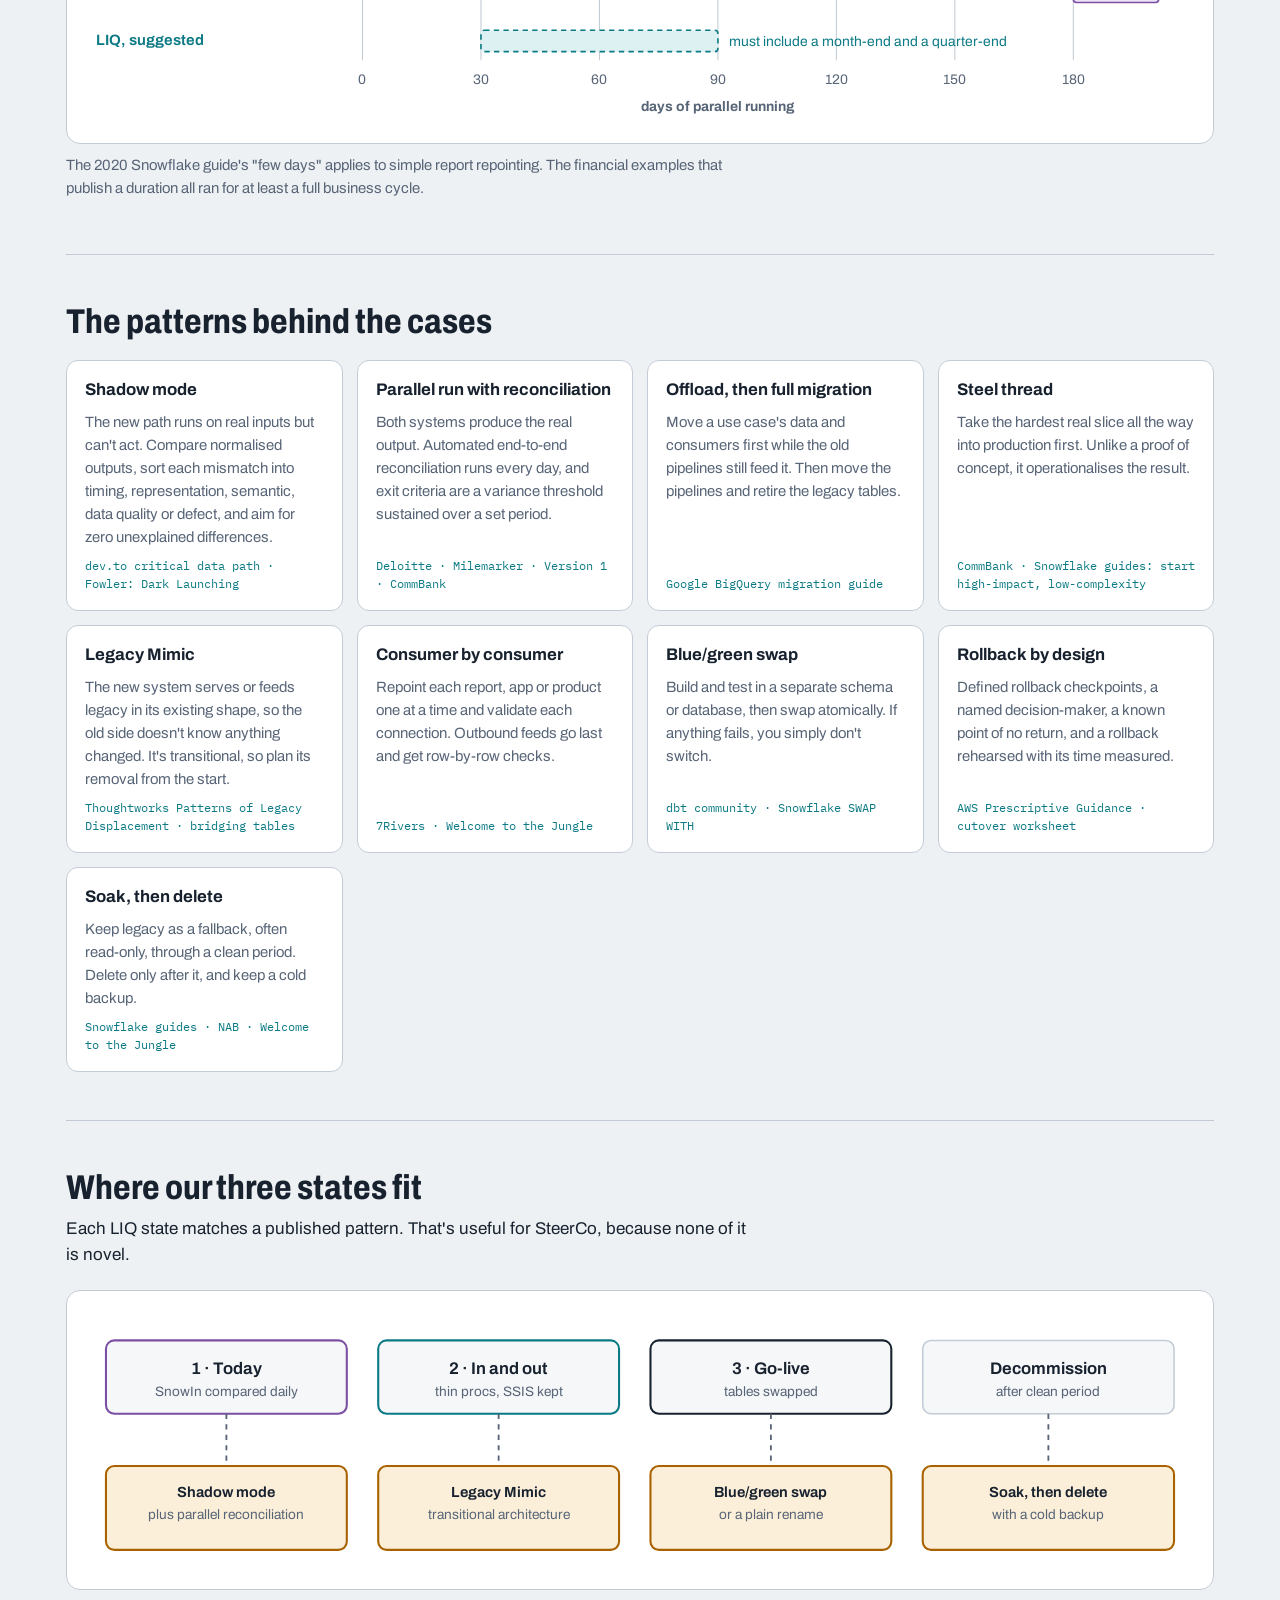
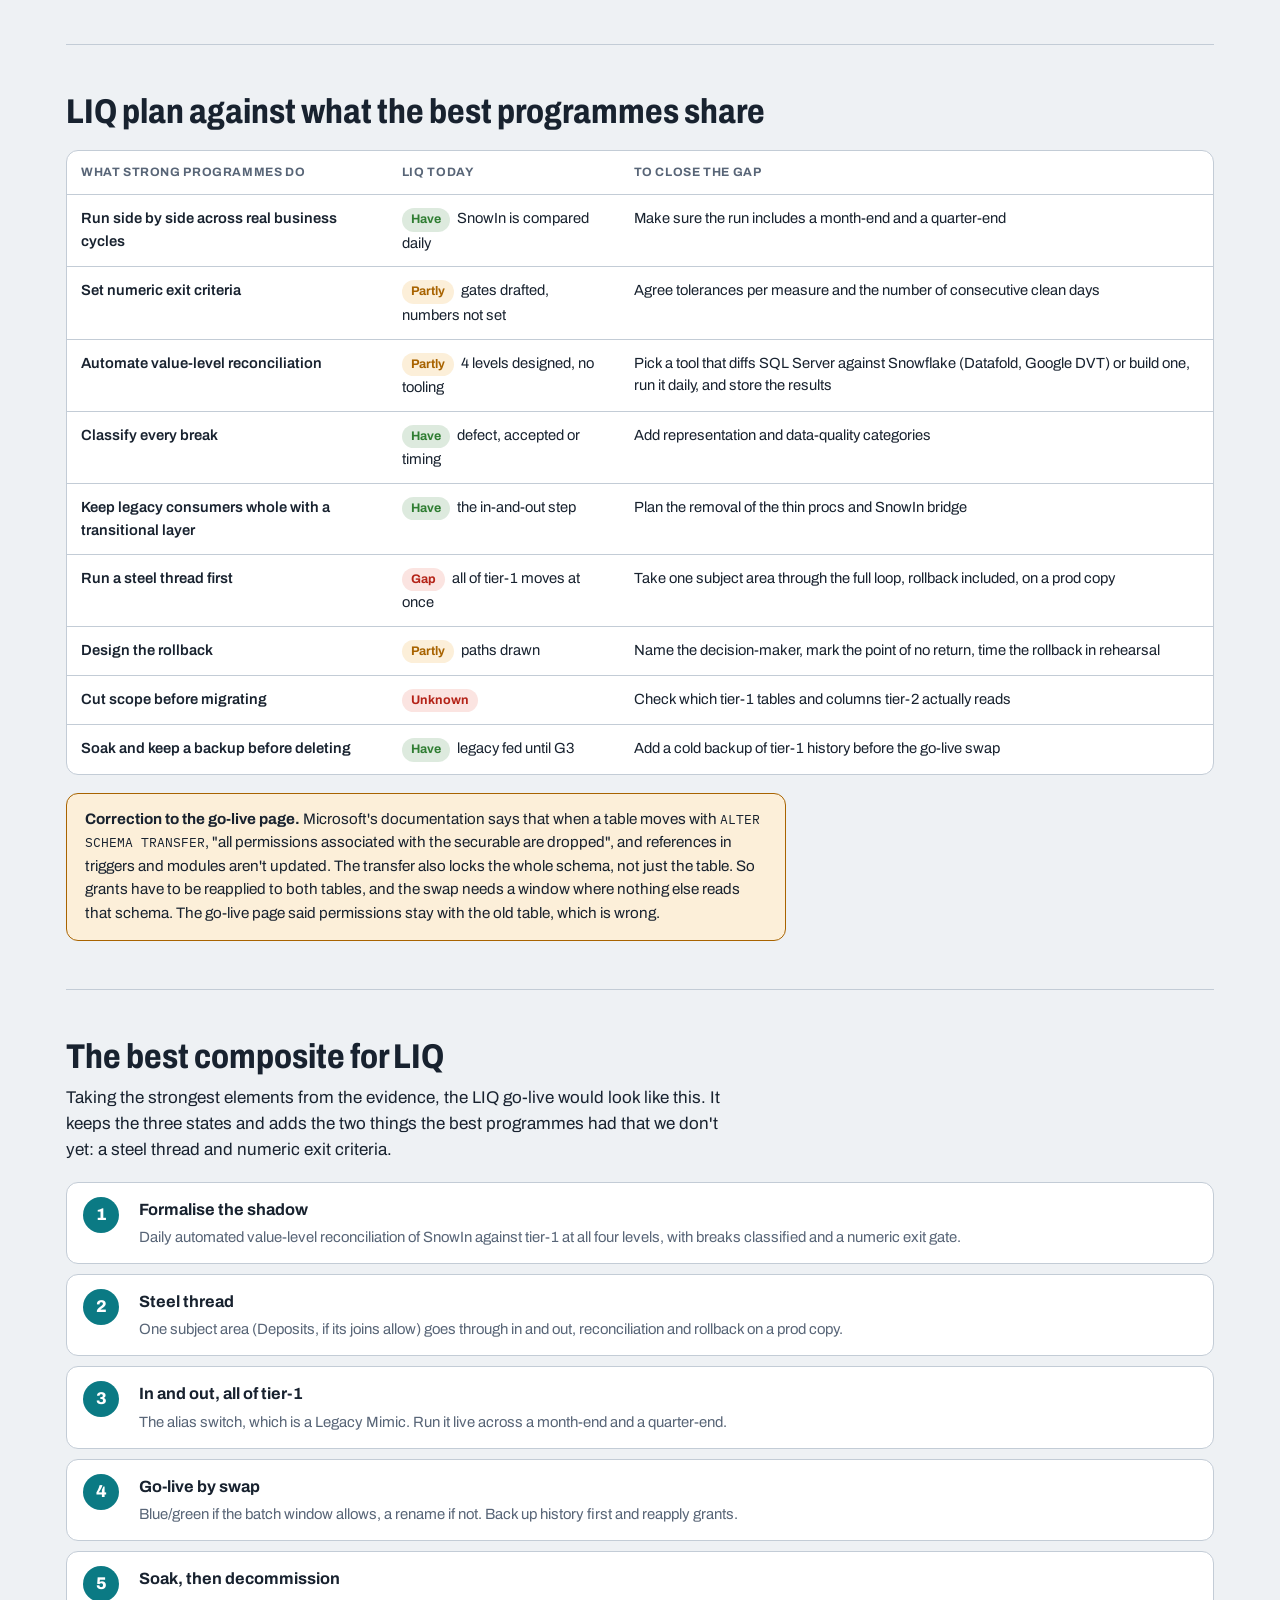
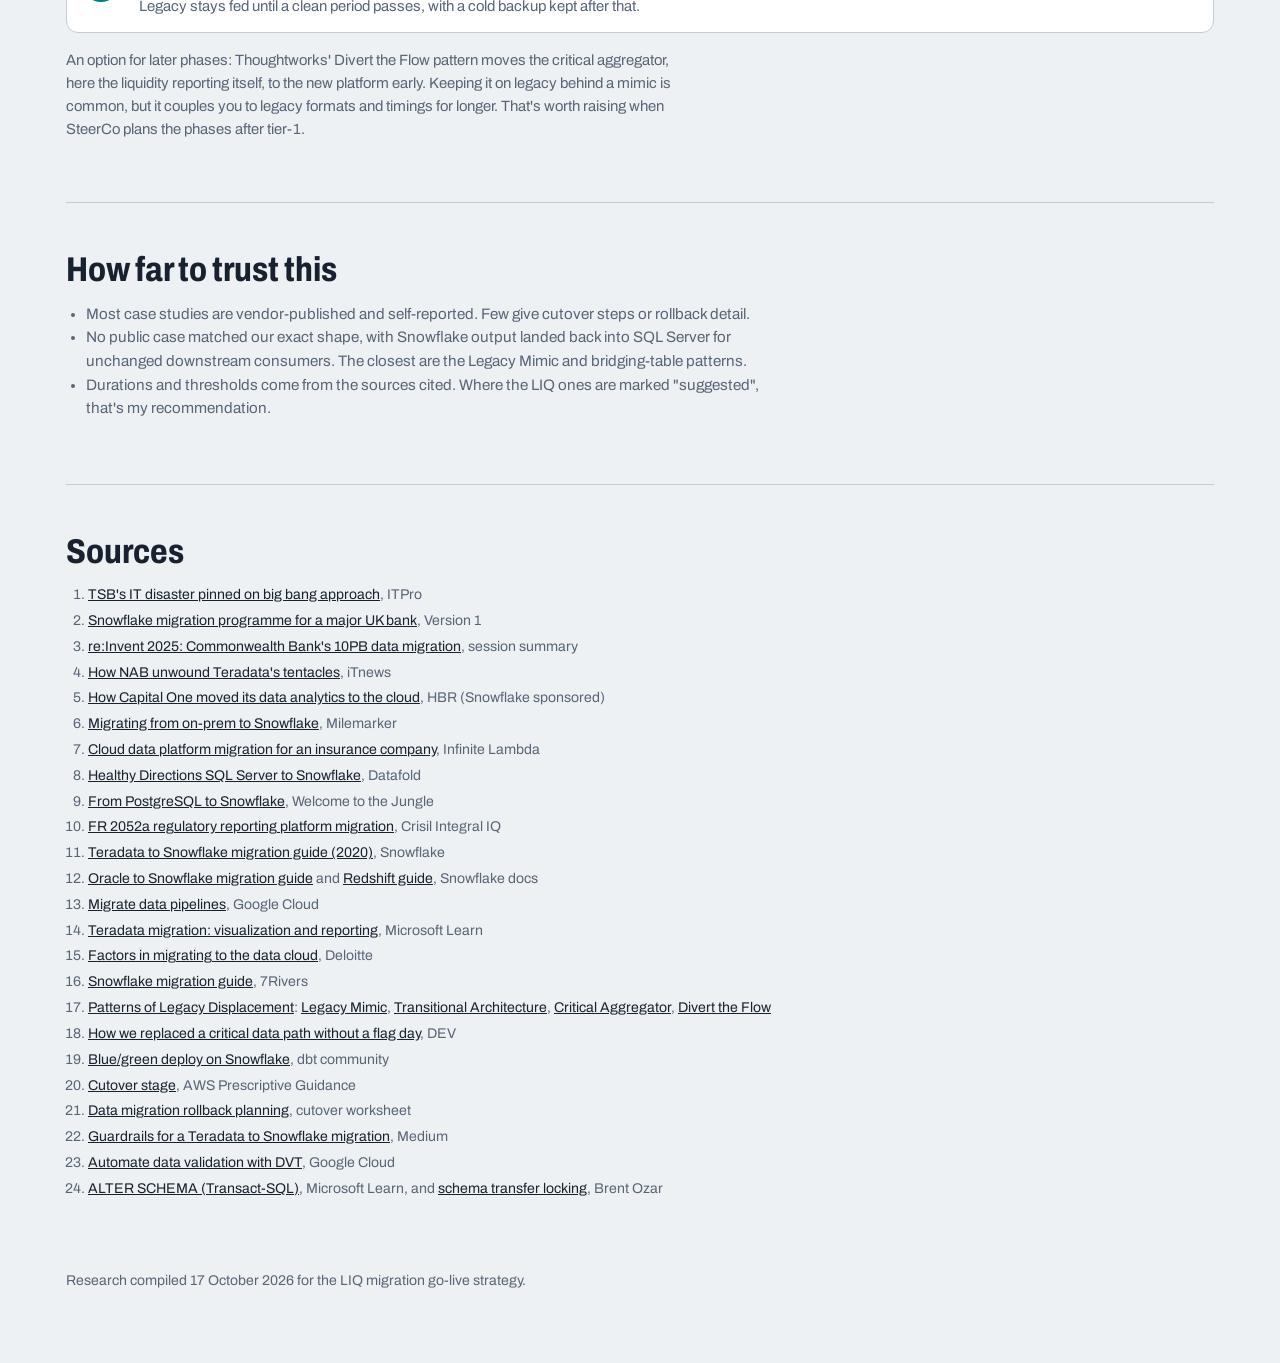
<file: liq-golive-research.html>
<!doctype html>
<html lang="en">
<head>
<meta charset="utf-8">
<meta name="viewport" content="width=device-width, initial-scale=1, viewport-fit=cover">
<title>How Others Went Live</title>
<meta name="claude:viewport-fit-sides" content="cover">
<link rel="preconnect" href="https://fonts.googleapis.com">
<link rel="preconnect" href="https://fonts.gstatic.com" crossorigin>
<link href="https://fonts.googleapis.com/css2?family=Archivo:wdth,wght@62..125,400..800&family=IBM+Plex+Mono:wght@500&display=swap" rel="stylesheet">
<style>
/* Layout: one column of wide diagram panels, read top to bottom; matches the cutover page's visual vocabulary */
:root{
  --paper:#EEF1F4; --panel:#FFFFFF; --tile:#F5F7F9; --ink:#18222F; --muted:#586577; --line:#C3CCD6;
  --legacy:#7B4FA3; --legacy-soft:#ECE3F5; --snow:#0B7A84; --snow-soft:#DDF1F2;
  --gate:#A86300; --gate-soft:#FCEFD9; --bad:#B42318; --bad-soft:#FBE4E1; --ok:#2F7D32; --on-accent:#FFFFFF;
  --display:'Archivo','Helvetica Neue',Arial,sans-serif; --mono:'IBM Plex Mono',ui-monospace,Menlo,Consolas,monospace;
}
@media (prefers-color-scheme: dark){
  :root:not([data-theme="light"]){
    --paper:#121920; --panel:#18212B; --tile:#1F2A36; --ink:#E4E9EE; --muted:#9AA6B3; --line:#34414F;
    --legacy:#B58EDB; --legacy-soft:#2E2540; --snow:#4CC3CC; --snow-soft:#173539;
    --gate:#E8A23D; --gate-soft:#3A2C14; --bad:#F2796B; --bad-soft:#3D1F1C; --ok:#79C47D; --on-accent:#121920;
    color-scheme: dark;
  }
}
:root[data-theme="dark"]{
  --paper:#121920; --panel:#18212B; --tile:#1F2A36; --ink:#E4E9EE; --muted:#9AA6B3; --line:#34414F;
  --legacy:#B58EDB; --legacy-soft:#2E2540; --snow:#4CC3CC; --snow-soft:#173539;
  --gate:#E8A23D; --gate-soft:#3A2C14; --bad:#F2796B; --bad-soft:#3D1F1C; --ok:#79C47D; --on-accent:#121920;
  color-scheme: dark;
}
*,*::before,*::after{box-sizing:border-box}
body{margin:0; background:var(--paper); color:var(--ink); font-family:var(--display); font-size:17px; line-height:1.55; -webkit-font-smoothing:antialiased}
main{max-width:1180px; margin:0 auto; padding-block:0 72px; padding-left:max(16px, env(safe-area-inset-left, 0px)); padding-right:max(16px, env(safe-area-inset-right, 0px))}
.hero{padding:52px 0 4px}
.eyebrow{font-family:var(--mono); font-size:.8rem; letter-spacing:.06em; text-transform:uppercase; color:var(--muted); margin:0 0 10px}
h1{font-stretch:72%; font-weight:800; font-size:clamp(2.4rem,6.5vw,4.4rem); line-height:.98; letter-spacing:-.01em; margin:0 0 16px; max-width:15ch; text-wrap:balance}
.lede{max-width:64ch; color:var(--muted); font-size:1.1rem; margin:0}
section{padding:48px 0 8px; border-top:1px solid var(--line); margin-top:40px}
h2{font-stretch:82%; font-weight:750; font-size:clamp(1.5rem,3.3vw,2.15rem); line-height:1.08; margin:0 0 10px; text-wrap:balance}
p{max-width:68ch; margin:0 0 12px}
figure{margin:22px 0 6px}
.fig{background:var(--panel); border:1px solid var(--line); border-radius:14px; padding:18px; overflow-x:auto}
.fig svg{display:block; width:100%; height:auto}
figcaption{color:var(--muted); font-size:.93rem; margin-top:10px; max-width:74ch}

.dg text{font-family:var(--display)}
.dg .t{font-size:16px; font-weight:650; fill:var(--ink)}
.dg .sm{font-size:14px}
.dg .s{font-size:13px; fill:var(--muted)}
.dg .lab{font-size:13px; font-weight:700; fill:var(--muted)}
.dg .m{font-family:var(--mono); font-size:13px; fill:var(--ink)}
.dg .c{text-anchor:middle}
.dg .e{text-anchor:end}
.dg .box{fill:var(--tile); stroke:var(--line); stroke-width:1.5}
.dg .box.legacy{stroke:var(--legacy); stroke-width:2}
.dg .box.snow{stroke:var(--snow); stroke-width:2}
.dg .box.gate{stroke:var(--gate); stroke-width:2; fill:var(--gate-soft)}
.dg .box.bad{stroke:var(--bad); stroke-width:2; fill:var(--bad-soft)}
.dg .fill-legacy{fill:var(--legacy-soft); stroke:var(--legacy); stroke-width:1.5}
.dg .fill-snow{fill:var(--snow-soft); stroke:var(--snow); stroke-width:1.5}
.dg .fill-tile{fill:var(--tile); stroke:var(--line); stroke-width:1.5}
.dg .zone{fill:none; stroke:var(--line); stroke-width:1.5; stroke-dasharray:6 6}
.dg .zone.legacy{stroke:var(--legacy)} .dg .zone.snow{stroke:var(--snow)}
.dg .wire{fill:none; stroke:var(--ink); stroke-width:1.75}
.dg .wire.muted{stroke:var(--muted)}
.dg .wire.gate{stroke:var(--gate); stroke-width:2}
.dg .wire.bad{stroke:var(--bad)}
.dg .dash{stroke-dasharray:5 5}
.dg .f-legacy{fill:var(--legacy)} .dg .f-snow{fill:var(--snow)} .dg .f-gate{fill:var(--gate)} .dg .f-bad{fill:var(--bad)} .dg .f-on{fill:var(--on-accent)}
.ah-ink{fill:var(--ink)} .ah-muted{fill:var(--muted)} .ah-gate{fill:var(--gate)}

.switch-head{display:flex; flex-wrap:wrap; gap:14px 20px; align-items:center; justify-content:space-between; margin-bottom:12px}
.toggle{display:inline-flex; flex-wrap:wrap; border:1px solid var(--line); border-radius:999px; padding:4px; background:var(--tile); gap:4px}
.toggle button{font:inherit; font-weight:650; font-size:.95rem; border:0; background:transparent; color:var(--muted); padding:8px 16px; border-radius:999px; cursor:pointer}
.toggle button[aria-pressed="true"][data-route="legacy"]{background:var(--legacy); color:var(--on-accent)}
.toggle button[aria-pressed="true"][data-route="snow"]{background:var(--snow); color:var(--on-accent)}
.toggle button:focus-visible{outline:2px solid var(--ink); outline-offset:2px}
.state{font-weight:650; margin:0}
.state .dot{display:inline-block; width:10px; height:10px; border-radius:50%; margin-right:8px; vertical-align:middle}
.route{fill:none; stroke-width:4.5; stroke-linecap:round; stroke-linejoin:round; transition:stroke .3s, opacity .3s}
.route.legacy{stroke:var(--legacy)} .route.snow{stroke:var(--snow)}
.switch[data-route="legacy"] .route.legacy, .switch[data-route="snow"] .route.snow{stroke-dasharray:10 9; animation:flow .9s linear infinite}
.switch[data-route="legacy"] .route.snow, .switch[data-route="snow"] .route.legacy{stroke:var(--line); stroke-dasharray:2 7}
.lever{stroke:var(--ink); stroke-width:7; stroke-linecap:round; transform-box:view-box; transform-origin:935px 135px; transition:transform .45s cubic-bezier(.5,1.6,.4,1)}
.switch[data-route="legacy"] .lever{transform:rotate(180deg)}
.switch[data-route="snow"] .lever{transform:rotate(90deg)}
.hub{fill:var(--panel); stroke:var(--ink); stroke-width:3}
@keyframes flow{to{stroke-dashoffset:-19}}

.legend{display:flex; flex-wrap:wrap; gap:8px 18px; margin:14px 0 0; padding:0; list-style:none; color:var(--muted); font-size:.9rem}
.legend li{display:flex; align-items:center; gap:8px}
.legend i{display:inline-block; width:14px; height:14px; border-radius:3px; border:1.5px solid}

.split{display:grid; grid-template-columns:repeat(auto-fit,minmax(300px,1fr)); gap:16px; margin-top:20px}
.col{background:var(--panel); border:1px solid var(--line); border-radius:12px; padding:18px 20px; min-width:0}
.col h3{margin:0 0 10px; font-size:1.05rem; display:flex; align-items:center; gap:10px}
.pill{font-size:.75rem; font-weight:700; padding:2px 10px; border-radius:999px}
.pill.ok{background:var(--snow-soft); color:var(--snow)}
.pill.as{background:var(--gate-soft); color:var(--gate)}
.col ul{margin:0; padding:0; list-style:none; display:grid; gap:8px}
.col li{padding-left:16px; position:relative; font-size:.95rem}
.col li::before{content:""; position:absolute; left:0; top:.6em; width:7px; height:7px; border-radius:50%; background:var(--line)}
.col.confirmed li::before{background:var(--snow)}
.col.assumed li::before{background:var(--gate)}

.qs{display:grid; grid-template-columns:repeat(auto-fit,minmax(260px,1fr)); gap:14px; margin-top:20px}
.qs div{background:var(--panel); border:1px solid var(--line); border-radius:12px; padding:18px; min-width:0}
.qs .n{font-stretch:72%; font-weight:800; font-size:2.3rem; line-height:1; color:var(--gate)}
.qs h3{margin:8px 0 6px; font-size:1.05rem}
.qs p{color:var(--muted); font-size:.93rem; margin:0}
footer{color:var(--muted); font-size:.88rem; margin-top:48px}
@media (max-width:640px){ .hero{padding-top:34px} .fig{padding:12px} }
@media (prefers-reduced-motion: reduce){ .switch .route{animation:none !important} .lever,.route{transition:none} }
.takeaways{display:grid; grid-template-columns:repeat(auto-fit,minmax(240px,1fr)); gap:14px; margin-top:28px}
.takeaways>div{background:var(--panel); border:1px solid var(--line); border-radius:12px; padding:16px 18px; min-width:0}
.takeaways .k{font-stretch:72%; font-weight:800; font-size:2rem; line-height:1; color:var(--snow)}
.takeaways p{margin:8px 0 0; font-size:.95rem; color:var(--muted)} .takeaways strong{color:var(--ink); display:block; margin-bottom:4px}
.dg .q{stroke:none} .q-safe{fill:var(--tile)} .q-best{fill:color-mix(in srgb, var(--ok) 10%, transparent)} .q-risk{fill:var(--bad-soft)} .q-mid{fill:var(--tile)}
.dg .pt{fill:var(--ink)} .dg .f-ok{fill:var(--ok)} .dg .snow-w{stroke:var(--snow); stroke-width:2}
.dg .box.t1{stroke:var(--ink); stroke-width:2}
.grid line{stroke:var(--line); stroke-width:1}
.dg .bar{fill:var(--legacy-soft); stroke:var(--legacy); stroke-width:1.5}
.dg .bar-liq{fill:var(--snow-soft); stroke:var(--snow); stroke-width:1.5; stroke-dasharray:5 4}
.tbl{overflow-x:auto; margin-top:20px; background:var(--panel); border:1px solid var(--line); border-radius:12px}
table{border-collapse:collapse; width:100%; min-width:860px; font-size:.92rem}
th,td{text-align:left; vertical-align:top; padding:12px 14px; border-bottom:1px solid var(--line)}
thead th{font-size:.76rem; letter-spacing:.05em; text-transform:uppercase; color:var(--muted); font-weight:700}
tbody th{font-weight:650; width:16%}
tbody tr:last-child th,tbody tr:last-child td{border-bottom:0}
tr.warn{background:var(--bad-soft)}
.src{display:block; font-weight:500; font-size:.78rem; color:var(--muted); margin-top:2px}
.chip{display:inline-block; font-size:.78rem; font-weight:700; padding:2px 9px; border-radius:999px; margin-right:4px; white-space:nowrap}
.chip.keep{background:color-mix(in srgb, var(--ok) 16%, transparent); color:var(--ok)}
.chip.new{background:var(--snow-soft); color:var(--snow)}
.chip.risk{background:var(--gate-soft); color:var(--gate)}
.chip.bad{background:var(--bad-soft); color:var(--bad)}
table.gap td:first-child{font-weight:600; width:28%}
.cards{display:grid; grid-template-columns:repeat(auto-fit,minmax(270px,1fr)); gap:14px; margin-top:20px}
.cards>div{background:var(--panel); border:1px solid var(--line); border-radius:12px; padding:16px 18px; display:flex; flex-direction:column; gap:8px; min-width:0}
.cards h3{margin:0; font-size:1.05rem}
.cards p{margin:0; color:var(--muted); font-size:.93rem}
.seen{margin-top:auto; font-family:var(--mono); font-size:.74rem; color:var(--snow)}
.callout{margin-top:18px; background:var(--gate-soft); border:1px solid var(--gate); border-radius:12px; padding:14px 18px; font-size:.95rem; max-width:80ch}
.callout code{font-family:var(--mono); font-size:.88em}
.steps{list-style:none; counter-reset:s; margin:18px 0 0; padding:0; display:grid; gap:10px}
.steps li{counter-increment:s; display:grid; grid-template-columns:44px 1fr; gap:4px 12px; background:var(--panel); border:1px solid var(--line); border-radius:12px; padding:14px 16px}
.steps li::before{content:counter(s); grid-row:span 2; display:grid; place-items:center; width:36px; height:36px; border-radius:50%; background:var(--snow); color:var(--on-accent); font-weight:800}
.steps strong{font-size:1.02rem} .steps span{color:var(--muted); font-size:.93rem}
.note{color:var(--muted); font-size:.93rem; margin-top:16px}
.limits{color:var(--muted); font-size:.95rem; padding-left:20px; max-width:80ch}
.sources{font-size:.88rem; color:var(--muted); padding-left:22px; display:grid; gap:4px; max-width:90ch}
.sources a{color:var(--ink)}
</style>

<svg width="0" height="0" style="position:absolute" aria-hidden="true" focusable="false">
  <defs>
    <marker id="ah-ink" viewBox="0 0 10 10" refX="9" refY="5" markerWidth="9" markerHeight="9" markerUnits="userSpaceOnUse" orient="auto"><path class="ah-ink" d="M0,0 L10,5 L0,10 z"/></marker>
    <marker id="ah-muted" viewBox="0 0 10 10" refX="9" refY="5" markerWidth="9" markerHeight="9" markerUnits="userSpaceOnUse" orient="auto"><path class="ah-muted" d="M0,0 L10,5 L0,10 z"/></marker>
    <marker id="ah-gate" viewBox="0 0 10 10" refX="9" refY="5" markerWidth="9" markerHeight="9" markerUnits="userSpaceOnUse" orient="auto"><path class="ah-gate" d="M0,0 L10,5 L0,10 z"/></marker>
  </defs>
</svg>

<svg width="0" height="0" style="position:absolute" aria-hidden="true" focusable="false"><defs><marker id="ah-snow" viewBox="0 0 10 10" refX="9" refY="5" markerWidth="9" markerHeight="9" markerUnits="userSpaceOnUse" orient="auto"><path style="fill:var(--snow)" d="M0,0 L10,5 L0,10 z"/></marker></defs></svg>
<main>
<header class="hero">
  <p class="eyebrow">LIQ migration · research for SteerCo</p>
  <h1>How others went live</h1>
  <p class="lede">I looked at published migrations to Snowflake and other cloud platforms from Teradata, Oracle, SQL Server, Hadoop and PostgreSQL, including several banks, plus vendor and cloud-provider guidance and established legacy-replacement patterns. The common thread is clear: the programmes that went well switched in slices or with an easy way back, and they ran old and new side by side long enough to cover real business cycles.</p>

  <div class="takeaways">
    <div><span class="k">1</span><p><strong>Big bang is the documented failure mode.</strong> TSB's 2018 review found its big-bang approach "played a key part in the IT failure", and the board never seriously weighed the alternatives.</p></div>
    <div><span class="k">2</span><p><strong>Parallel runs last weeks to months, not days.</strong> Published figures range from a few days in Snowflake's 2020 Teradata guide, through 30–90 days in practitioner guides, to at least 6 months at a UK bank.</p></div>
    <div><span class="k">3</span><p><strong>Exit criteria are numeric and tied to business cycles.</strong> One example: two consecutive billing cycles under 0.01% variance before cutover.</p></div>
    <div><span class="k">4</span><p><strong>A temporary layer that feeds legacy consumers is normal.</strong> Thoughtworks calls it Legacy Mimic and says keeping the existing aggregator fed this way is "the more common approach".</p></div>
  </div>
</header>

<section aria-labelledby="h-map">
  <h2 id="h-map">The strategies people use</h2>
  <p>Every approach found sits somewhere on two dials: how much switches at once, and how long old and new run side by side. Positions are my judgement from the sources.</p>
  <figure>
    <div class="fig">
      <svg class="dg" viewBox="0 0 1000 540" style="min-width:760px" role="img" aria-label="Map of go-live strategies by how much switches at once and how long both systems run side by side.">
        <rect x="120" y="30" width="420" height="210" class="q q-safe"/>
        <rect x="540" y="30" width="420" height="210" class="q q-best"/>
        <rect x="120" y="240" width="420" height="210" class="q q-risk"/>
        <rect x="540" y="240" width="420" height="210" class="q q-mid"/>
        <text class="lab" x="132" y="52">Safe but slow to decide</text>
        <text class="lab" x="952" y="52" text-anchor="end" style="fill:var(--ok)">Where the strongest programmes sit</text>
        <text class="lab f-bad" x="132" y="262">Highest risk</text>
        <text class="lab e" x="952" y="262">Lower risk, drift between systems</text>

        <line class="wire muted" x1="120" y1="450" x2="966" y2="450" marker-end="url(#ah-muted)"/>
        <text class="s" x="120" y="474">Everything at once</text>
        <text class="s e" x="960" y="474">One slice at a time</text>
        <text class="lab c" x="540" y="500">How much switches at once</text>
        <line class="wire muted" x1="120" y1="450" x2="120" y2="24" marker-end="url(#ah-muted)"/>
        <text class="s e" x="110" y="444">None</text>
        <text class="s e" x="110" y="42">Months</text>
        <text class="lab" transform="translate(40,240) rotate(-90)" text-anchor="middle">How long both run</text>

        <!-- points -->
        <circle cx="175" cy="415" r="9" class="f-bad"/>
        <text class="t sm" x="192" y="411">Big bang</text><text class="s" x="192" y="428">TSB 2018</text>

        <circle cx="230" cy="345" r="9" class="pt"/>
        <text class="t sm" x="247" y="341">Stop, sync, repoint</text><text class="s" x="247" y="358">Snowflake guides: few days, read-only fallback</text>

        <circle cx="210" cy="95" r="9" class="pt"/>
        <text class="t sm" x="227" y="91">Whole-system parallel run</text><text class="s" x="227" y="108">UK bank: at least 6 months</text>

        <circle cx="330" cy="185" r="9" class="pt"/>
        <text class="t sm" x="347" y="181">Blue/green swap</text><text class="s" x="347" y="198">instant switch and switch-back</text>

        <circle cx="700" cy="330" r="9" class="pt"/>
        <text class="t sm" x="717" y="326">Phased by domain</text><text class="s" x="717" y="343">offload, then full migration</text>

        <circle cx="800" cy="390" r="9" class="pt"/>
        <text class="t sm" x="817" y="386">Consumer by consumer</text><text class="s" x="817" y="403">repoint each report or app</text>

        <circle cx="620" cy="160" r="9" class="pt"/>
        <text class="t sm" x="637" y="156">Legacy Mimic</text><text class="s" x="637" y="173">new feeds old in its own shape</text>

        <circle cx="830" cy="80" r="9" class="f-ok"/>
        <text class="t sm e" x="950" y="112">Steel thread + parallel per slice</text><text class="s e" x="950" y="129">CommBank, Capital One</text>

        <circle cx="420" cy="132" r="11" class="f-snow"/>
        <text class="t sm" x="438" y="138" style="fill:var(--snow)">LIQ plan today</text>
        <text class="s" x="438" y="155">all of tier-1 at once, long shadow</text>
        <path class="wire snow-w dash" d="M428,122 Q620,30 816,76" marker-end="url(#ah-snow)"/>
        <text class="s c" x="620" y="58" style="fill:var(--snow)">add a steel thread</text>
      </svg>
    </div>
    <figcaption>The LIQ plan already scores high on side-by-side time, because SnowIn is compared every day. The biggest move towards best practice would be proving the full loop on one slice first.</figcaption>
  </figure>
</section>

<section aria-labelledby="h-cases">
  <h2 id="h-cases">What specific programmes did</h2>
  <p>Most published case studies are written by vendors and say little about cutover mechanics. These are the ones with usable detail.</p>
  <div class="tbl">
    <table class="cases">
      <thead><tr><th>Who</th><th>From → to</th><th>How they went live</th><th>Side by side</th><th>How they checked</th></tr></thead>
      <tbody>
        <tr><th>Major UK bank <span class="src">Version 1</span></th><td>Teradata, Hadoop, SAS → Snowflake, 17 source systems</td><td>Proof of concept, then incremental build. Legacy decommissioned afterwards.</td><td><span class="chip new">at least 6 months</span></td><td>Compared old and new results to find bugs</td></tr>
        <tr><th>Commonwealth Bank <span class="src">re:Invent 2025</span></th><td>On-prem → AWS, 61,000 pipelines, 10 PB</td><td>"Steel threads": the hardest pipelines first, taken all the way to production</td><td>Parallel testing, details not published</td><td>Aimed at 100% reconciliation. Every pipeline tested three times, 229,000 tests</td></tr>
        <tr><th>NAB <span class="src">iTnews</span></th><td>Teradata (26 years old) → Databricks</td><td>Cut 956 use cases to about 400 first. Temporary copies of Exadata tables as a bridge. Cold backup kept.</td><td>Not published</td><td>Users signing off on a use case marked it as critical. About 95% ported cleanly, with 2–3 months of fixes after</td></tr>
        <tr><th>Capital One <span class="src">HBR / Snowflake</span></th><td>On-prem EDW → Snowflake</td><td>Started with limited use cases and grew slowly until it could replace the EDW</td><td>Not published</td><td>Not published</td></tr>
        <tr><th>Wealth managers <span class="src">Milemarker guide</span></th><td>On-prem → Snowflake</td><td>Staged: billing first, then compliance, then archive. Cut over at the start of a quarter.</td><td><span class="chip new">30–90 days, 60 typical</span></td><td>Daily at position, account and billing level. Two consecutive billing cycles under 0.01% variance</td></tr>
        <tr><th>Insurer <span class="src">Infinite Lambda</span></th><td>SQL Server → Snowflake + dbt</td><td>Model by model, in a dependency-ordered roadmap</td><td>Legacy stayed in use throughout</td><td>Automated daily comparison of SQL Server and dbt output, results stored in Snowflake</td></tr>
        <tr><th>Healthy Directions <span class="src">Datafold</span></th><td>SQL Server + SSIS → Snowflake</td><td>Not published</td><td>Not published</td><td>Value-level diffs across hundreds of objects. Estimated to save 4–5 weeks of manual checks</td></tr>
        <tr><th>Welcome to the Jungle <span class="src">engineering blog</span></th><td>PostgreSQL → Snowflake</td><td>Product by product. Outbound feeds to other systems moved last.</td><td>Full double run</td><td>Row counts, columns and min/max dates daily. Row by row for those outbound feeds. Deleted legacy after a week with zero alerts</td></tr>
        <tr><th>Large US bank, FR 2052a <span class="src">Crisil</span></th><td>Proteus → Axiom (liquidity reporting)</td><td>UAT, go-live, then stabilisation</td><td>Parallel reporting</td><td>Reconciled against legacy output "to build confidence"</td></tr>
        <tr class="warn"><th>TSB <span class="src">Slaughter and May review</span></th><td>Core banking platform</td><td>Big bang</td><td><span class="chip risk">none</span></td><td>The review found "a lack of robust testing"</td></tr>
      </tbody>
    </table>
  </div>
</section>

<section aria-labelledby="h-dur">
  <h2 id="h-dur">How long people ran in parallel</h2>
  <p>Drawn to scale in calendar days. The longer runs are the regulated or financially critical ones.</p>
  <figure>
    <div class="fig">
      <svg class="dg" viewBox="0 0 1040 330" style="min-width:760px" role="img" aria-label="Parallel run durations: a few days in Snowflake's Teradata guide, 30 to 90 days in two practitioner guides, at least 180 days at a UK bank. LIQ suggestion spans a month-end and a quarter-end.">
        <g class="grid">
          <line x1="260" y1="30" x2="260" y2="270"/><line x1="371" y1="30" x2="371" y2="270"/><line x1="482" y1="30" x2="482" y2="270"/>
          <line x1="593" y1="30" x2="593" y2="270"/><line x1="704" y1="30" x2="704" y2="270"/><line x1="815" y1="30" x2="815" y2="270"/><line x1="926" y1="30" x2="926" y2="270"/>
        </g>
        <text class="s c" x="260" y="292">0</text><text class="s c" x="371" y="292">30</text><text class="s c" x="482" y="292">60</text><text class="s c" x="593" y="292">90</text>
        <text class="s c" x="704" y="292">120</text><text class="s c" x="815" y="292">150</text><text class="s c" x="926" y="292">180</text>
        <text class="lab c" x="593" y="318">days of parallel running</text>

        <text class="t sm" x="10" y="60">Snowflake Teradata guide</text>
        <rect x="267" y="46" width="19" height="20" rx="3" class="bar"/>
        <text class="s" x="296" y="61">"a few days"</text>

        <text class="t sm" x="10" y="110">7Rivers dual run</text>
        <rect x="371" y="96" width="222" height="20" rx="3" class="bar"/>
        <text class="s" x="603" y="111">1–3 months</text>

        <text class="t sm" x="10" y="160">Wealth-management guide</text>
        <rect x="371" y="146" width="222" height="20" rx="3" class="bar"/>
        <circle cx="482" cy="156" r="6" class="f-on" style="stroke:var(--ink)" stroke-width="2"/>
        <text class="s" x="603" y="161">30–90 days, 60 typical</text>

        <text class="t sm" x="10" y="210">UK bank (Version 1)</text>
        <rect x="926" y="196" width="80" height="20" rx="3" class="bar"/>
        <text class="s e" x="916" y="211">at least 6 months →</text>

        <text class="t sm" x="10" y="256" style="fill:var(--snow)">LIQ, suggested</text>
        <rect x="371" y="242" width="222" height="20" rx="3" class="bar-liq"/>
        <text class="s" x="603" y="257" style="fill:var(--snow)">must include a month-end and a quarter-end</text>
      </svg>
    </div>
    <figcaption>The 2020 Snowflake guide's "few days" applies to simple report repointing. The financial examples that publish a duration all ran for at least a full business cycle.</figcaption>
  </figure>
</section>

<section aria-labelledby="h-patterns">
  <h2 id="h-patterns">The patterns behind the cases</h2>
  <div class="cards">
    <div><h3>Shadow mode</h3><p>The new path runs on real inputs but can't act. Compare normalised outputs, sort each mismatch into timing, representation, semantic, data quality or defect, and aim for zero unexplained differences.</p><span class="seen">dev.to critical data path · Fowler: Dark Launching</span></div>
    <div><h3>Parallel run with reconciliation</h3><p>Both systems produce the real output. Automated end-to-end reconciliation runs every day, and exit criteria are a variance threshold sustained over a set period.</p><span class="seen">Deloitte · Milemarker · Version 1 · CommBank</span></div>
    <div><h3>Offload, then full migration</h3><p>Move a use case's data and consumers first while the old pipelines still feed it. Then move the pipelines and retire the legacy tables.</p><span class="seen">Google BigQuery migration guide</span></div>
    <div><h3>Steel thread</h3><p>Take the hardest real slice all the way into production first. Unlike a proof of concept, it operationalises the result.</p><span class="seen">CommBank · Snowflake guides: start high-impact, low-complexity</span></div>
    <div><h3>Legacy Mimic</h3><p>The new system serves or feeds legacy in its existing shape, so the old side doesn't know anything changed. It's transitional, so plan its removal from the start.</p><span class="seen">Thoughtworks Patterns of Legacy Displacement · bridging tables</span></div>
    <div><h3>Consumer by consumer</h3><p>Repoint each report, app or product one at a time and validate each connection. Outbound feeds go last and get row-by-row checks.</p><span class="seen">7Rivers · Welcome to the Jungle</span></div>
    <div><h3>Blue/green swap</h3><p>Build and test in a separate schema or database, then swap atomically. If anything fails, you simply don't switch.</p><span class="seen">dbt community · Snowflake SWAP WITH</span></div>
    <div><h3>Rollback by design</h3><p>Defined rollback checkpoints, a named decision-maker, a known point of no return, and a rollback rehearsed with its time measured.</p><span class="seen">AWS Prescriptive Guidance · cutover worksheet</span></div>
    <div><h3>Soak, then delete</h3><p>Keep legacy as a fallback, often read-only, through a clean period. Delete only after it, and keep a cold backup.</p><span class="seen">Snowflake guides · NAB · Welcome to the Jungle</span></div>
  </div>
</section>

<section aria-labelledby="h-mapping">
  <h2 id="h-mapping">Where our three states fit</h2>
  <p>Each LIQ state matches a published pattern. That's useful for SteerCo, because none of it is novel.</p>
  <figure>
    <div class="fig">
      <svg class="dg" viewBox="0 0 1060 250" style="min-width:800px" role="img" aria-label="Today maps to shadow mode, in and out maps to Legacy Mimic and transitional architecture, go-live maps to blue/green swap, decommission maps to soak then delete.">
        <rect class="box legacy" x="20" y="30" width="230" height="70" rx="8"/><text class="t c" x="135" y="62">1 · Today</text><text class="s c" x="135" y="83">SnowIn compared daily</text>
        <rect class="box snow" x="280" y="30" width="230" height="70" rx="8"/><text class="t c" x="395" y="62">2 · In and out</text><text class="s c" x="395" y="83">thin procs, SSIS kept</text>
        <rect class="box t1" x="540" y="30" width="230" height="70" rx="8"/><text class="t c" x="655" y="62">3 · Go-live</text><text class="s c" x="655" y="83">tables swapped</text>
        <rect class="box" x="800" y="30" width="240" height="70" rx="8"/><text class="t c" x="920" y="62">Decommission</text><text class="s c" x="920" y="83">after clean period</text>
        <line class="wire muted dash" x1="135" y1="100" x2="135" y2="146"/><line class="wire muted dash" x1="395" y1="100" x2="395" y2="146"/>
        <line class="wire muted dash" x1="655" y1="100" x2="655" y2="146"/><line class="wire muted dash" x1="920" y1="100" x2="920" y2="146"/>
        <rect class="box gate" x="20" y="150" width="230" height="80" rx="8"/><text class="t sm c" x="135" y="180">Shadow mode</text><text class="s c" x="135" y="201">plus parallel reconciliation</text>
        <rect class="box gate" x="280" y="150" width="230" height="80" rx="8"/><text class="t sm c" x="395" y="180">Legacy Mimic</text><text class="s c" x="395" y="201">transitional architecture</text>
        <rect class="box gate" x="540" y="150" width="230" height="80" rx="8"/><text class="t sm c" x="655" y="180">Blue/green swap</text><text class="s c" x="655" y="201">or a plain rename</text>
        <rect class="box gate" x="800" y="150" width="240" height="80" rx="8"/><text class="t sm c" x="920" y="180">Soak, then delete</text><text class="s c" x="920" y="201">with a cold backup</text>
      </svg>
    </div>
  </figure>
</section>

<section aria-labelledby="h-gap">
  <h2 id="h-gap">LIQ plan against what the best programmes share</h2>
  <div class="tbl">
    <table class="gap">
      <thead><tr><th>What strong programmes do</th><th>LIQ today</th><th>To close the gap</th></tr></thead>
      <tbody>
        <tr><td>Run side by side across real business cycles</td><td><span class="chip keep">Have</span> SnowIn is compared daily</td><td>Make sure the run includes a month-end and a quarter-end</td></tr>
        <tr><td>Set numeric exit criteria</td><td><span class="chip risk">Partly</span> gates drafted, numbers not set</td><td>Agree tolerances per measure and the number of consecutive clean days</td></tr>
        <tr><td>Automate value-level reconciliation</td><td><span class="chip risk">Partly</span> 4 levels designed, no tooling</td><td>Pick a tool that diffs SQL Server against Snowflake (Datafold, Google DVT) or build one, run it daily, and store the results</td></tr>
        <tr><td>Classify every break</td><td><span class="chip keep">Have</span> defect, accepted or timing</td><td>Add representation and data-quality categories</td></tr>
        <tr><td>Keep legacy consumers whole with a transitional layer</td><td><span class="chip keep">Have</span> the in-and-out step</td><td>Plan the removal of the thin procs and SnowIn bridge</td></tr>
        <tr><td>Run a steel thread first</td><td><span class="chip bad">Gap</span> all of tier-1 moves at once</td><td>Take one subject area through the full loop, rollback included, on a prod copy</td></tr>
        <tr><td>Design the rollback</td><td><span class="chip risk">Partly</span> paths drawn</td><td>Name the decision-maker, mark the point of no return, time the rollback in rehearsal</td></tr>
        <tr><td>Cut scope before migrating</td><td><span class="chip bad">Unknown</span></td><td>Check which tier-1 tables and columns tier-2 actually reads</td></tr>
        <tr><td>Soak and keep a backup before deleting</td><td><span class="chip keep">Have</span> legacy fed until G3</td><td>Add a cold backup of tier-1 history before the go-live swap</td></tr>
      </tbody>
    </table>
  </div>
  <div class="callout">
    <strong>Correction to the go-live page.</strong> Microsoft's documentation says that when a table moves with <code>ALTER SCHEMA TRANSFER</code>, "all permissions associated with the securable are dropped", and references in triggers and modules aren't updated. The transfer also locks the whole schema, not just the table. So grants have to be reapplied to both tables, and the swap needs a window where nothing else reads that schema. The go-live page said permissions stay with the old table, which is wrong.
  </div>
</section>

<section aria-labelledby="h-rec">
  <h2 id="h-rec">The best composite for LIQ</h2>
  <p>Taking the strongest elements from the evidence, the LIQ go-live would look like this. It keeps the three states and adds the two things the best programmes had that we don't yet: a steel thread and numeric exit criteria.</p>
  <ol class="steps">
    <li><strong>Formalise the shadow</strong><span>Daily automated value-level reconciliation of SnowIn against tier-1 at all four levels, with breaks classified and a numeric exit gate.</span></li>
    <li><strong>Steel thread</strong><span>One subject area (Deposits, if its joins allow) goes through in and out, reconciliation and rollback on a prod copy.</span></li>
    <li><strong>In and out, all of tier-1</strong><span>The alias switch, which is a Legacy Mimic. Run it live across a month-end and a quarter-end.</span></li>
    <li><strong>Go-live by swap</strong><span>Blue/green if the batch window allows, a rename if not. Back up history first and reapply grants.</span></li>
    <li><strong>Soak, then decommission</strong><span>Legacy stays fed until a clean period passes, with a cold backup kept after that.</span></li>
  </ol>
  <p class="note">An option for later phases: Thoughtworks' Divert the Flow pattern moves the critical aggregator, here the liquidity reporting itself, to the new platform early. Keeping it on legacy behind a mimic is common, but it couples you to legacy formats and timings for longer. That's worth raising when SteerCo plans the phases after tier-1.</p>
</section>

<section aria-labelledby="h-limits">
  <h2 id="h-limits">How far to trust this</h2>
  <ul class="limits">
    <li>Most case studies are vendor-published and self-reported. Few give cutover steps or rollback detail.</li>
    <li>No public case matched our exact shape, with Snowflake output landed back into SQL Server for unchanged downstream consumers. The closest are the Legacy Mimic and bridging-table patterns.</li>
    <li>Durations and thresholds come from the sources cited. Where the LIQ ones are marked "suggested", that's my recommendation.</li>
  </ul>
</section>

<section aria-labelledby="h-src">
  <h2 id="h-src">Sources</h2>
  <ol class="sources">
    <li><a href="https://itpro.com/business-strategy/digital-transformation/354155/tsbs-it-disaster-pinned-on-big-bang-approach-to">TSB's IT disaster pinned on big bang approach</a>, ITPro</li>
    <li><a href="https://www.version1.com/customer-success/snowflake-migration-uk-bank/">Snowflake migration programme for a major UK bank</a>, Version 1</li>
    <li><a href="https://zenn.dev/kiiwami/articles/6e94e2fe0d8b8a1d?locale=en">re:Invent 2025: Commonwealth Bank's 10PB data migration</a>, session summary</li>
    <li><a href="https://www.itnews.com.au/news/how-nab-unwound-teradatas-tentacles-to-decommission-it-617911">How NAB unwound Teradata's tentacles</a>, iTnews</li>
    <li><a href="https://hbr.org/sponsored/2021/02/how-capital-one-moved-its-data-analytics-to-the-cloud">How Capital One moved its data analytics to the cloud</a>, HBR (Snowflake sponsored)</li>
    <li><a href="https://www.milemarker.co/resources/guides/snowflake-migration-wealth-management">Migrating from on-prem to Snowflake</a>, Milemarker</li>
    <li><a href="https://infinitelambda.com/case-studies/cloud-data-migration-insurance/">Cloud data platform migration for an insurance company</a>, Infinite Lambda</li>
    <li><a href="https://www.datafold.com/case-study/healthy-directions-sql-server-to-snowflake-migration">Healthy Directions SQL Server to Snowflake</a>, Datafold</li>
    <li><a href="https://medium.com/wttj-tech/from-postgresql-to-snowflake-a-data-migration-story-5fd17f778019">From PostgreSQL to Snowflake</a>, Welcome to the Jungle</li>
    <li><a href="https://integraliq.crisil.com/en/homepage/what-we-think/all-our-thinking/case-studies/2026/04/fr-2052a-regulatory-reporting-platform-migration.html">FR 2052a regulatory reporting platform migration</a>, Crisil Integral IQ</li>
    <li><a href="https://www.snowflake.com/wp-content/uploads/2020/06/teradata-to-snowflake-migration-guide.pdf">Teradata to Snowflake migration guide (2020)</a>, Snowflake</li>
    <li><a href="https://docs.snowflake.com/migrations/guides/oracle">Oracle to Snowflake migration guide</a> and <a href="https://docs.snowflake.com/migrations/guides/redshift">Redshift guide</a>, Snowflake docs</li>
    <li><a href="https://docs.cloud.google.com/bigquery/docs/migration/pipelines">Migrate data pipelines</a>, Google Cloud</li>
    <li><a href="https://learn.microsoft.com/en-my/azUre/synapse-analytics/migration-guides/teradata/4-visualization-reporting">Teradata migration: visualization and reporting</a>, Microsoft Learn</li>
    <li><a href="https://www.deloitte.com/content/dam/assets-zone3/us/en/docs/alliances/2024/gx-deloitte-snowflake-factors-migrating-data-cloud.pdf">Factors in migrating to the data cloud</a>, Deloitte</li>
    <li><a href="https://7riversinc.com/insights/snowflake-migration-guide-a-strategic-technical-framework/">Snowflake migration guide</a>, 7Rivers</li>
    <li><a href="https://martinfowler.com/articles/patterns-legacy-displacement/">Patterns of Legacy Displacement</a>: <a href="https://martinfowler.com/articles/patterns-legacy-displacement/legacy-mimic.html">Legacy Mimic</a>, <a href="https://www.martinfowler.com/articles/patterns-legacy-displacement/transitional-architecture.html">Transitional Architecture</a>, <a href="https://martinfowler.com/articles/patterns-legacy-displacement/critical-aggregator.html">Critical Aggregator</a>, <a href="https://www.martinfowler.com/articles/patterns-legacy-displacement/divert-the-flow.html">Divert the Flow</a></li>
    <li><a href="https://dev.to/sahan/how-we-replaced-a-critical-data-path-without-a-flag-day-1n2">How we replaced a critical data path without a flag day</a>, DEV</li>
    <li><a href="https://discourse.getdbt.com/t/performing-a-blue-green-deploy-of-your-dbt-project-on-snowflake/1349">Blue/green deploy on Snowflake</a>, dbt community</li>
    <li><a href="https://docs.aws.amazon.com/prescriptive-guidance/latest/best-practices-migration-cutover/cutover-stage.html">Cutover stage</a>, AWS Prescriptive Guidance</li>
    <li><a href="https://softwaremodernizationservices.com/insights/data-migration-rollback-planning/">Data migration rollback planning</a>, cutover worksheet</li>
    <li><a href="https://medium.com/@ratheeshnellikkal/essential-guardrails-for-a-smooth-teradata-to-snowflake-migration-f97029b97766">Guardrails for a Teradata to Snowflake migration</a>, Medium</li>
    <li><a href="https://cloud.google.com/blog/products/databases/automate-data-validation-with-dvt">Automate data validation with DVT</a>, Google Cloud</li>
    <li><a href="https://learn.microsoft.com/en-us/sql/t-sql/statements/alter-schema-transact-sql">ALTER SCHEMA (Transact-SQL)</a>, Microsoft Learn, and <a href="https://www.brentozar.com/?p=23154">schema transfer locking</a>, Brent Ozar</li>
  </ol>
</section>

<footer>Research compiled 17 October 2026 for the LIQ migration go-live strategy.</footer>
</main>

</html>
</file>
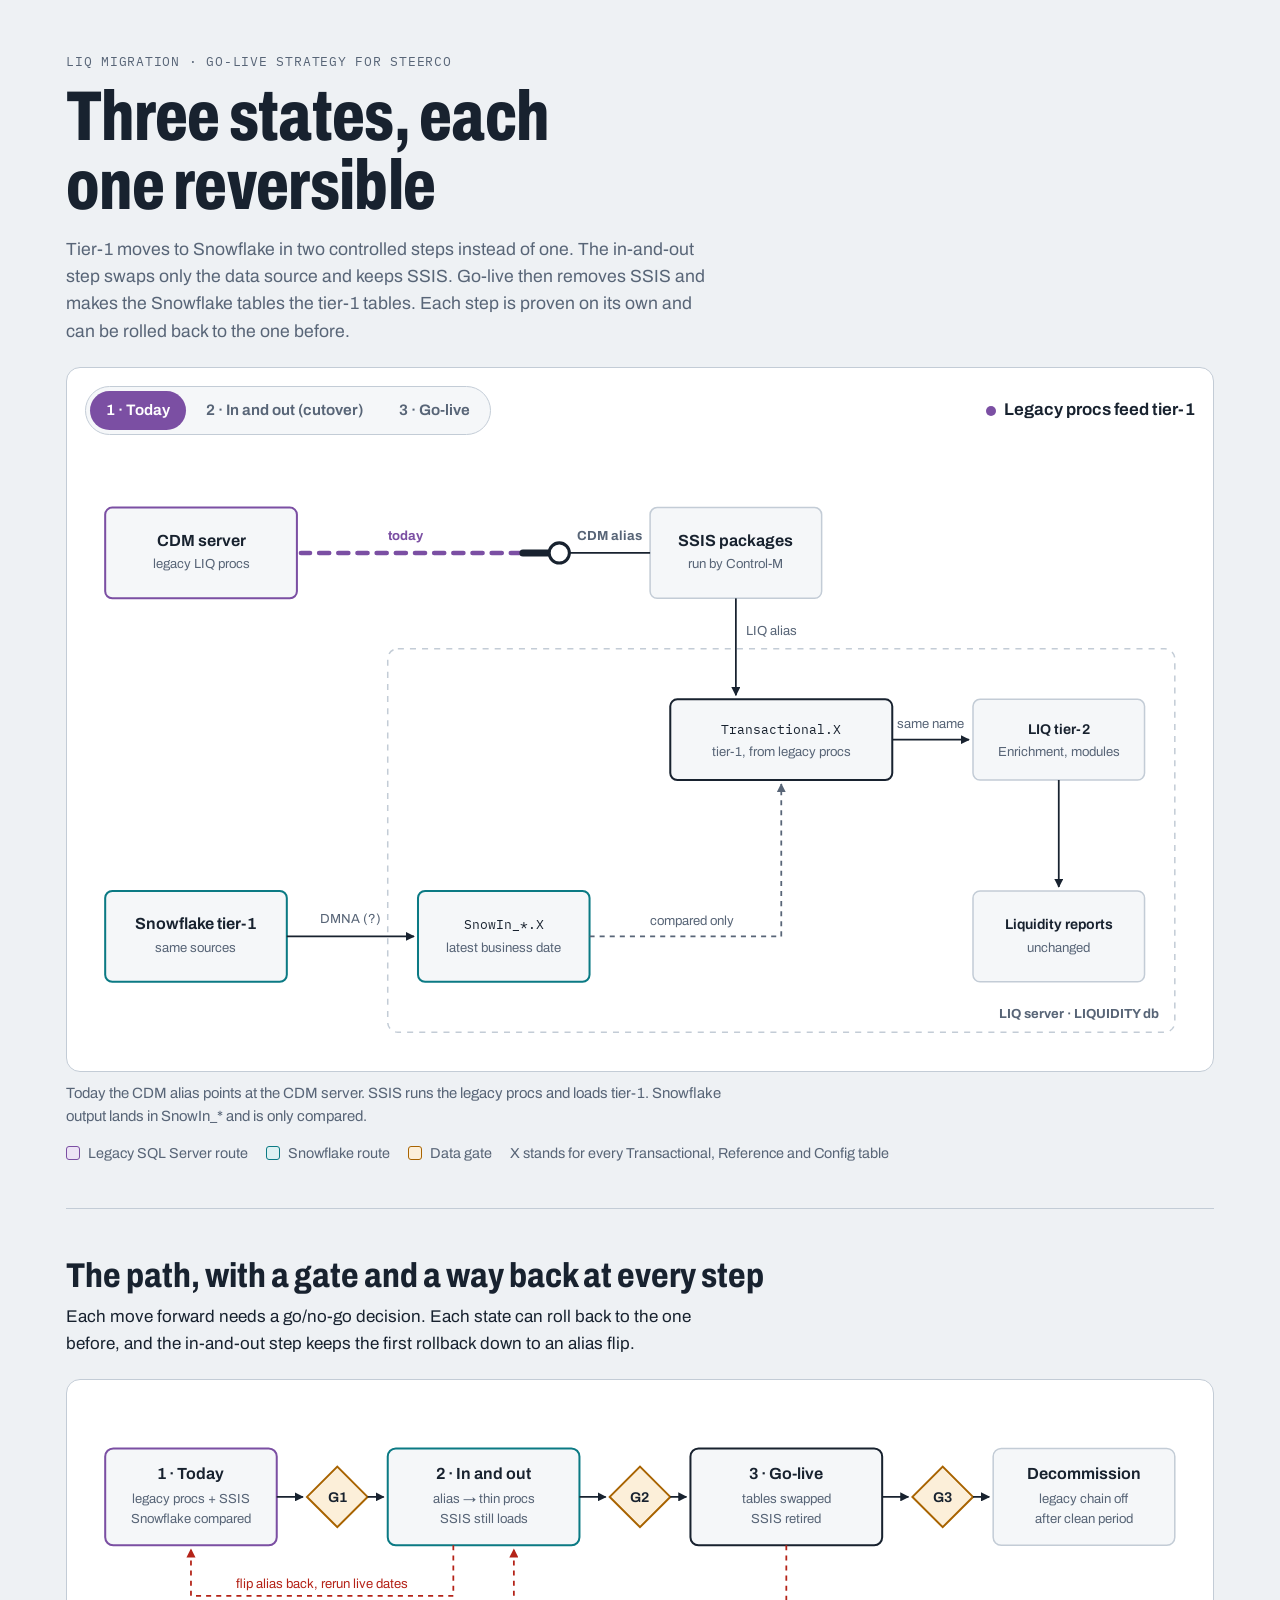
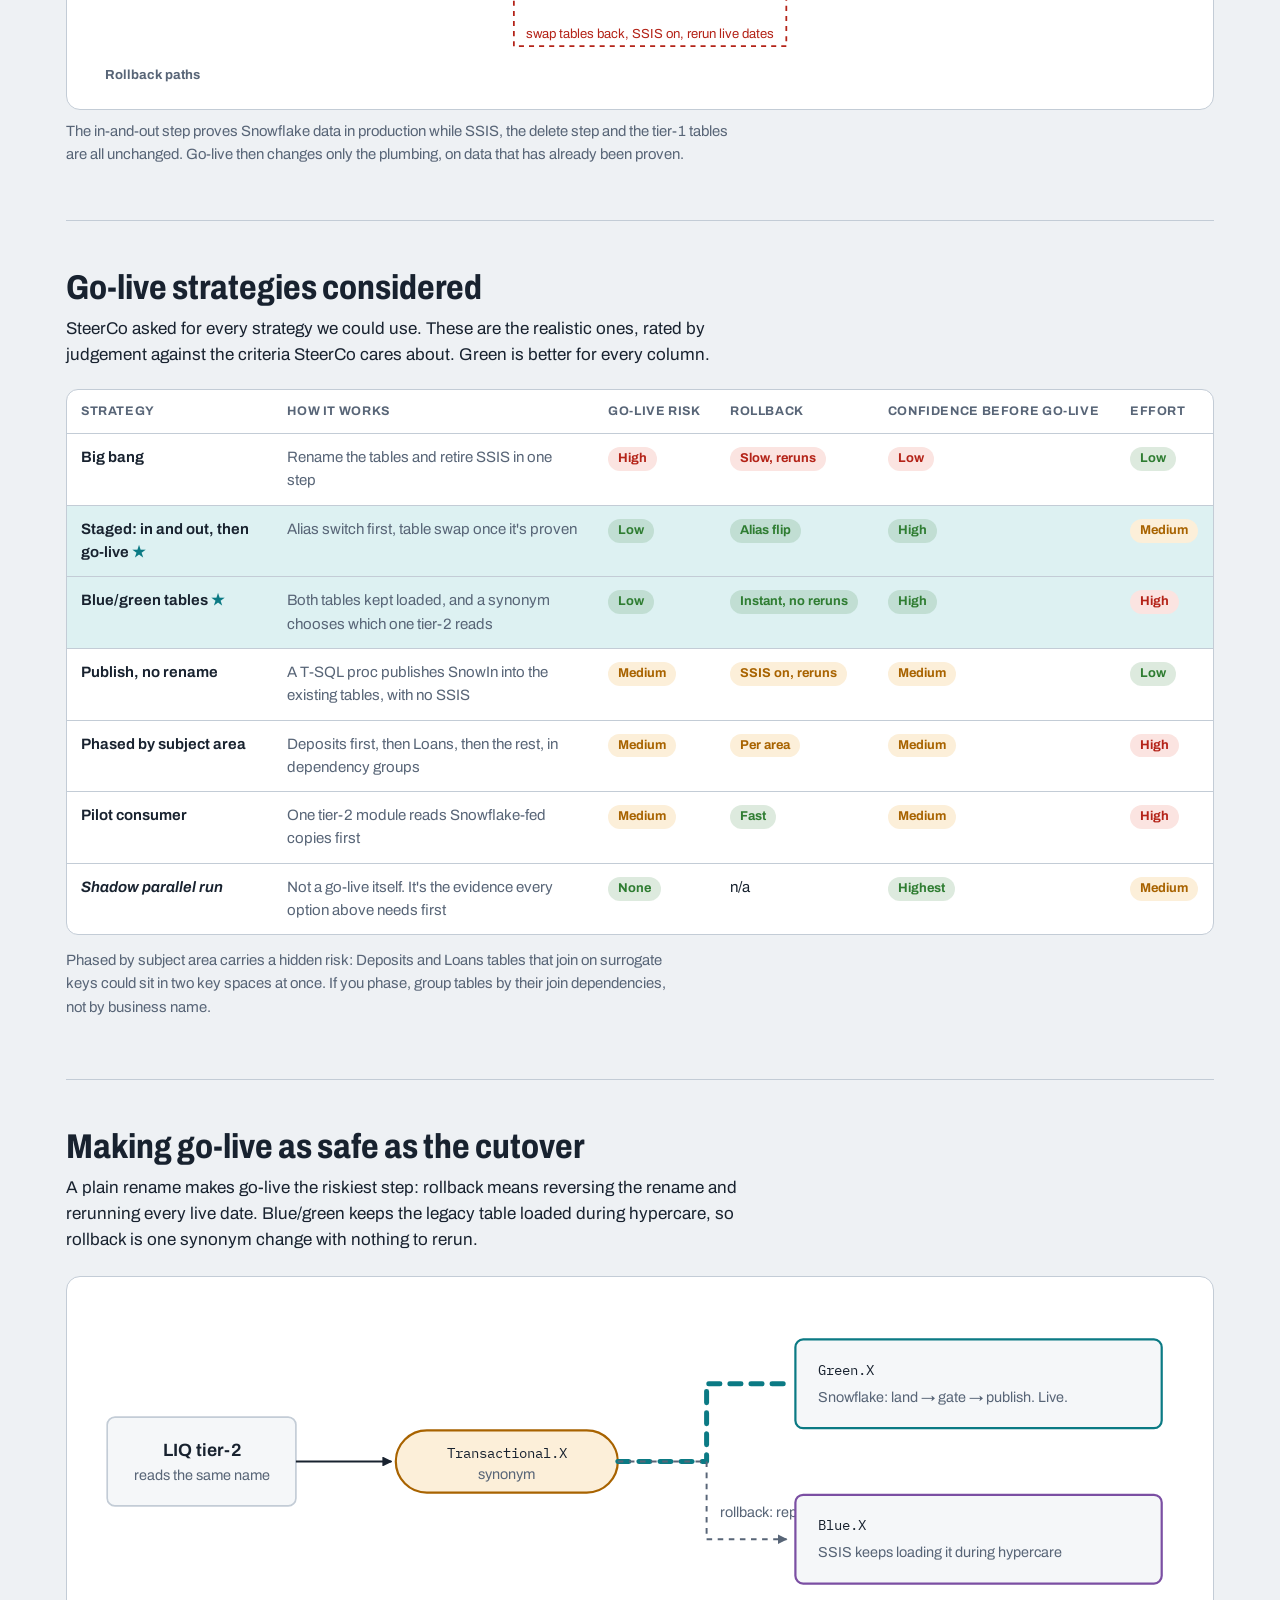
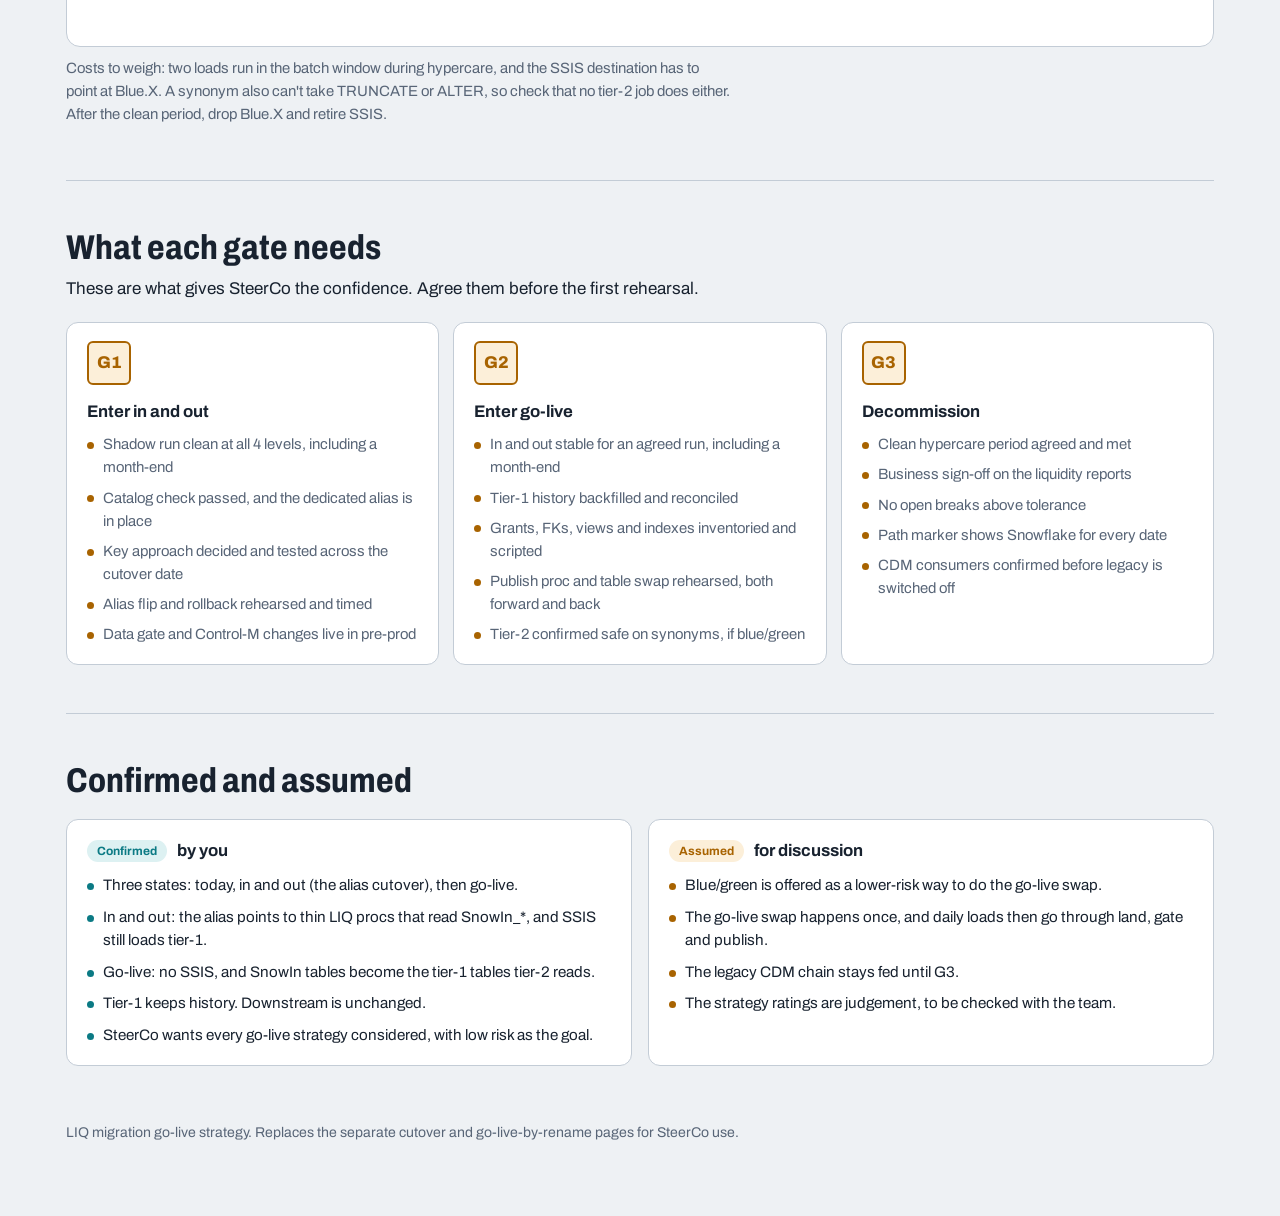
<file: liq-golive-strategy.html>
<!doctype html><html><head><meta charset="utf-8"><meta name="viewport" content="width=device-width, initial-scale=1"><title>LIQ Go-Live Strategy</title>
<meta name="claude:viewport-fit-sides" content="cover">
<link rel="preconnect" href="https://fonts.googleapis.com">
<link rel="preconnect" href="https://fonts.gstatic.com" crossorigin>
<link href="https://fonts.googleapis.com/css2?family=Archivo:wdth,wght@62..125,400..800&family=IBM+Plex+Mono:wght@500&display=swap" rel="stylesheet">
<style>
/* Layout: one column of wide diagram panels, read top to bottom; matches the cutover page's visual vocabulary */
:root{
  --paper:#EEF1F4; --panel:#FFFFFF; --tile:#F5F7F9; --ink:#18222F; --muted:#586577; --line:#C3CCD6;
  --legacy:#7B4FA3; --legacy-soft:#ECE3F5; --snow:#0B7A84; --snow-soft:#DDF1F2;
  --gate:#A86300; --gate-soft:#FCEFD9; --bad:#B42318; --bad-soft:#FBE4E1; --ok:#2F7D32; --on-accent:#FFFFFF;
  --display:'Archivo','Helvetica Neue',Arial,sans-serif; --mono:'IBM Plex Mono',ui-monospace,Menlo,Consolas,monospace;
}
@media (prefers-color-scheme: dark){
  :root:not([data-theme="light"]){
    --paper:#121920; --panel:#18212B; --tile:#1F2A36; --ink:#E4E9EE; --muted:#9AA6B3; --line:#34414F;
    --legacy:#B58EDB; --legacy-soft:#2E2540; --snow:#4CC3CC; --snow-soft:#173539;
    --gate:#E8A23D; --gate-soft:#3A2C14; --bad:#F2796B; --bad-soft:#3D1F1C; --ok:#79C47D; --on-accent:#121920;
    color-scheme: dark;
  }
}
:root[data-theme="dark"]{
  --paper:#121920; --panel:#18212B; --tile:#1F2A36; --ink:#E4E9EE; --muted:#9AA6B3; --line:#34414F;
  --legacy:#B58EDB; --legacy-soft:#2E2540; --snow:#4CC3CC; --snow-soft:#173539;
  --gate:#E8A23D; --gate-soft:#3A2C14; --bad:#F2796B; --bad-soft:#3D1F1C; --ok:#79C47D; --on-accent:#121920;
  color-scheme: dark;
}
*,*::before,*::after{box-sizing:border-box}
body{margin:0; background:var(--paper); color:var(--ink); font-family:var(--display); font-size:17px; line-height:1.55; -webkit-font-smoothing:antialiased}
main{max-width:1180px; margin:0 auto; padding-block:0 72px; padding-left:max(16px, env(safe-area-inset-left, 0px)); padding-right:max(16px, env(safe-area-inset-right, 0px))}
.hero{padding:52px 0 4px}
.eyebrow{font-family:var(--mono); font-size:.8rem; letter-spacing:.06em; text-transform:uppercase; color:var(--muted); margin:0 0 10px}
h1{font-stretch:72%; font-weight:800; font-size:clamp(2.4rem,6.5vw,4.4rem); line-height:.98; letter-spacing:-.01em; margin:0 0 16px; max-width:15ch; text-wrap:balance}
.lede{max-width:64ch; color:var(--muted); font-size:1.1rem; margin:0}
section{padding:48px 0 8px; border-top:1px solid var(--line); margin-top:40px}
h2{font-stretch:82%; font-weight:750; font-size:clamp(1.5rem,3.3vw,2.15rem); line-height:1.08; margin:0 0 10px; text-wrap:balance}
p{max-width:68ch; margin:0 0 12px}
figure{margin:22px 0 6px}
.fig{background:var(--panel); border:1px solid var(--line); border-radius:14px; padding:18px; overflow-x:auto}
.fig svg{display:block; width:100%; height:auto}
figcaption{color:var(--muted); font-size:.93rem; margin-top:10px; max-width:74ch}

.dg text{font-family:var(--display)}
.dg .t{font-size:16px; font-weight:650; fill:var(--ink)}
.dg .sm{font-size:14px}
.dg .s{font-size:13px; fill:var(--muted)}
.dg .lab{font-size:13px; font-weight:700; fill:var(--muted)}
.dg .m{font-family:var(--mono); font-size:13px; fill:var(--ink)}
.dg .c{text-anchor:middle}
.dg .e{text-anchor:end}
.dg .box{fill:var(--tile); stroke:var(--line); stroke-width:1.5}
.dg .box.legacy{stroke:var(--legacy); stroke-width:2}
.dg .box.snow{stroke:var(--snow); stroke-width:2}
.dg .box.gate{stroke:var(--gate); stroke-width:2; fill:var(--gate-soft)}
.dg .box.bad{stroke:var(--bad); stroke-width:2; fill:var(--bad-soft)}
.dg .fill-legacy{fill:var(--legacy-soft); stroke:var(--legacy); stroke-width:1.5}
.dg .fill-snow{fill:var(--snow-soft); stroke:var(--snow); stroke-width:1.5}
.dg .fill-tile{fill:var(--tile); stroke:var(--line); stroke-width:1.5}
.dg .zone{fill:none; stroke:var(--line); stroke-width:1.5; stroke-dasharray:6 6}
.dg .zone.legacy{stroke:var(--legacy)} .dg .zone.snow{stroke:var(--snow)}
.dg .wire{fill:none; stroke:var(--ink); stroke-width:1.75}
.dg .wire.muted{stroke:var(--muted)}
.dg .wire.gate{stroke:var(--gate); stroke-width:2}
.dg .wire.bad{stroke:var(--bad)}
.dg .dash{stroke-dasharray:5 5}
.dg .f-legacy{fill:var(--legacy)} .dg .f-snow{fill:var(--snow)} .dg .f-gate{fill:var(--gate)} .dg .f-bad{fill:var(--bad)} .dg .f-on{fill:var(--on-accent)}
.ah-ink{fill:var(--ink)} .ah-muted{fill:var(--muted)} .ah-gate{fill:var(--gate)}

.switch-head{display:flex; flex-wrap:wrap; gap:14px 20px; align-items:center; justify-content:space-between; margin-bottom:12px}
.toggle{display:inline-flex; flex-wrap:wrap; border:1px solid var(--line); border-radius:999px; padding:4px; background:var(--tile); gap:4px}
.toggle button{font:inherit; font-weight:650; font-size:.95rem; border:0; background:transparent; color:var(--muted); padding:8px 16px; border-radius:999px; cursor:pointer}
.toggle button[aria-pressed="true"][data-route="legacy"]{background:var(--legacy); color:var(--on-accent)}
.toggle button[aria-pressed="true"][data-route="snow"]{background:var(--snow); color:var(--on-accent)}
.toggle button:focus-visible{outline:2px solid var(--ink); outline-offset:2px}
.state{font-weight:650; margin:0}
.state .dot{display:inline-block; width:10px; height:10px; border-radius:50%; margin-right:8px; vertical-align:middle}
.route{fill:none; stroke-width:4.5; stroke-linecap:round; stroke-linejoin:round; transition:stroke .3s, opacity .3s}
.route.legacy{stroke:var(--legacy)} .route.snow{stroke:var(--snow)}
.switch[data-route="legacy"] .route.legacy, .switch[data-route="snow"] .route.snow{stroke-dasharray:10 9; animation:flow .9s linear infinite}
.switch[data-route="legacy"] .route.snow, .switch[data-route="snow"] .route.legacy{stroke:var(--line); stroke-dasharray:2 7}
.lever{stroke:var(--ink); stroke-width:7; stroke-linecap:round; transform-box:view-box; transform-origin:935px 135px; transition:transform .45s cubic-bezier(.5,1.6,.4,1)}
.switch[data-route="legacy"] .lever{transform:rotate(180deg)}
.switch[data-route="snow"] .lever{transform:rotate(90deg)}
.hub{fill:var(--panel); stroke:var(--ink); stroke-width:3}
@keyframes flow{to{stroke-dashoffset:-19}}

.legend{display:flex; flex-wrap:wrap; gap:8px 18px; margin:14px 0 0; padding:0; list-style:none; color:var(--muted); font-size:.9rem}
.legend li{display:flex; align-items:center; gap:8px}
.legend i{display:inline-block; width:14px; height:14px; border-radius:3px; border:1.5px solid}

.split{display:grid; grid-template-columns:repeat(auto-fit,minmax(300px,1fr)); gap:16px; margin-top:20px}
.col{background:var(--panel); border:1px solid var(--line); border-radius:12px; padding:18px 20px; min-width:0}
.col h3{margin:0 0 10px; font-size:1.05rem; display:flex; align-items:center; gap:10px}
.pill{font-size:.75rem; font-weight:700; padding:2px 10px; border-radius:999px}
.pill.ok{background:var(--snow-soft); color:var(--snow)}
.pill.as{background:var(--gate-soft); color:var(--gate)}
.col ul{margin:0; padding:0; list-style:none; display:grid; gap:8px}
.col li{padding-left:16px; position:relative; font-size:.95rem}
.col li::before{content:""; position:absolute; left:0; top:.6em; width:7px; height:7px; border-radius:50%; background:var(--line)}
.col.confirmed li::before{background:var(--snow)}
.col.assumed li::before{background:var(--gate)}

.qs{display:grid; grid-template-columns:repeat(auto-fit,minmax(260px,1fr)); gap:14px; margin-top:20px}
.qs div{background:var(--panel); border:1px solid var(--line); border-radius:12px; padding:18px; min-width:0}
.qs .n{font-stretch:72%; font-weight:800; font-size:2.3rem; line-height:1; color:var(--gate)}
.qs h3{margin:8px 0 6px; font-size:1.05rem}
.qs p{color:var(--muted); font-size:.93rem; margin:0}
footer{color:var(--muted); font-size:.88rem; margin-top:48px}
@media (max-width:640px){ .hero{padding-top:34px} .fig{padding:12px} }
@media (prefers-reduced-motion: reduce){ .switch .route{animation:none !important} .lever,.route{transition:none} }
.stage .vis,.stage .fade-ig,.stage .fade-g{transition:opacity .35s}
.stage[data-state="today"] .vis:not(.st-t),
.stage[data-state="inout"] .vis:not(.st-i),
.stage[data-state="golive"] .vis:not(.st-g){opacity:0; visibility:hidden}
.stage[data-state="inout"] .fade-ig,.stage[data-state="golive"] .fade-ig{opacity:.35}
.stage[data-state="golive"] .fade-g{opacity:.3}
.stage .route,.bgr{stroke-dasharray:10 9; animation:flow .9s linear infinite}
.lever{transform-origin:470px 105px}
.stage[data-state="today"] .lever{transform:rotate(180deg)}
.stage[data-state="inout"] .lever,.stage[data-state="golive"] .lever{transform:rotate(90deg)}
.dg .box.t1{stroke:var(--ink); stroke-width:2}
.stage[data-state="golive"] .box.t1{stroke:var(--snow)}
.toggle button[aria-pressed="true"][data-state="today"]{background:var(--legacy); color:var(--on-accent)}
.toggle button[aria-pressed="true"][data-state="inout"]{background:var(--snow); color:var(--on-accent)}
.toggle button[aria-pressed="true"][data-state="golive"]{background:var(--gate); color:var(--on-accent)}
.tbl{overflow-x:auto; margin-top:20px; background:var(--panel); border:1px solid var(--line); border-radius:12px}
table{border-collapse:collapse; width:100%; min-width:820px; font-size:.94rem}
th,td{text-align:left; vertical-align:top; padding:12px 14px; border-bottom:1px solid var(--line)}
thead th{font-size:.78rem; letter-spacing:.05em; text-transform:uppercase; color:var(--muted); font-weight:700}
tbody th{font-weight:650; width:18%}
tbody td:nth-child(2){color:var(--muted); width:28%}
tbody tr:last-child th,tbody tr:last-child td{border-bottom:0}
tr.pick{background:var(--snow-soft)} tr.pick th::after{content:" ★"; color:var(--snow)}
tr.pre th{font-style:italic}
.r{display:inline-block; font-size:.8rem; font-weight:700; padding:2px 10px; border-radius:999px; white-space:nowrap}
.r.lo{background:color-mix(in srgb, var(--ok) 16%, transparent); color:var(--ok)}
.r.md{background:var(--gate-soft); color:var(--gate)}
.r.hi{background:var(--bad-soft); color:var(--bad)}
.note{color:var(--muted); font-size:.93rem; margin-top:14px}
.gates{display:grid; grid-template-columns:repeat(auto-fit,minmax(260px,1fr)); gap:14px; margin-top:20px}
.gates>div{background:var(--panel); border:1px solid var(--line); border-radius:12px; padding:18px 20px; min-width:0}
.gl{display:inline-grid; place-items:center; width:44px; height:44px; background:var(--gate-soft); color:var(--gate); font-weight:800; border:2px solid var(--gate); border-radius:6px}
.gates h3{margin:14px 0 8px; font-size:1.05rem}
.gates ul{margin:0; padding:0; list-style:none; display:grid; gap:7px}
.gates li{padding-left:16px; position:relative; font-size:.93rem; color:var(--muted)}
.gates li::before{content:""; position:absolute; left:0; top:.6em; width:7px; height:7px; border-radius:50%; background:var(--gate)}
@media (prefers-reduced-motion: reduce){ .stage .route,.bgr{animation:none} }
</style>

<svg width="0" height="0" style="position:absolute" aria-hidden="true" focusable="false">
  <defs>
    <marker id="ah-ink" viewBox="0 0 10 10" refX="9" refY="5" markerWidth="9" markerHeight="9" markerUnits="userSpaceOnUse" orient="auto"><path class="ah-ink" d="M0,0 L10,5 L0,10 z"/></marker>
    <marker id="ah-muted" viewBox="0 0 10 10" refX="9" refY="5" markerWidth="9" markerHeight="9" markerUnits="userSpaceOnUse" orient="auto"><path class="ah-muted" d="M0,0 L10,5 L0,10 z"/></marker>
    <marker id="ah-gate" viewBox="0 0 10 10" refX="9" refY="5" markerWidth="9" markerHeight="9" markerUnits="userSpaceOnUse" orient="auto"><path class="ah-gate" d="M0,0 L10,5 L0,10 z"/></marker>
  </defs>
</svg>

<svg width="0" height="0" style="position:absolute" aria-hidden="true" focusable="false">
  <defs>
    <marker id="ah-bad" viewBox="0 0 10 10" refX="9" refY="5" markerWidth="9" markerHeight="9" markerUnits="userSpaceOnUse" orient="auto"><path style="fill:var(--bad)" d="M0,0 L10,5 L0,10 z"/></marker>
    <marker id="ah-snow" viewBox="0 0 10 10" refX="9" refY="5" markerWidth="9" markerHeight="9" markerUnits="userSpaceOnUse" orient="auto"><path style="fill:var(--snow)" d="M0,0 L10,5 L0,10 z"/></marker>
  </defs>
</svg>

<main>
<header class="hero">
  <p class="eyebrow">LIQ migration · go-live strategy for SteerCo</p>
  <h1>Three states, each one reversible</h1>
  <p class="lede">Tier-1 moves to Snowflake in two controlled steps instead of one. The in-and-out step swaps only the data source and keeps SSIS. Go-live then removes SSIS and makes the Snowflake tables the tier-1 tables. Each step is proven on its own and can be rolled back to the one before.</p>

  <figure>
    <div class="fig stage" id="stage" data-state="today">
      <div class="switch-head">
        <div class="toggle" role="group" aria-label="Migration state">
          <button type="button" data-state="today" aria-pressed="true">1 · Today</button>
          <button type="button" data-state="inout" aria-pressed="false">2 · In and out (cutover)</button>
          <button type="button" data-state="golive" aria-pressed="false">3 · Go-live</button>
        </div>
        <p class="state" id="stState"><span class="dot" style="background:var(--legacy)"></span>Legacy procs feed tier-1</p>
      </div>
      <svg class="dg" viewBox="0 0 1100 600" style="min-width:880px" role="img" aria-labelledby="stTitle">
        <title id="stTitle">Today SSIS loads tier-1 from the legacy procs on the CDM server. In and out repoints the CDM alias to thin procs that read SnowIn tables, and SSIS still loads tier-1. Go-live retires SSIS, moves the old tier-1 table to Legacy and makes the Snowflake table the tier-1 table, fed through land, gate and publish. Tier-2 reads the same table name in all three states.</title>

        <rect class="zone" x="300" y="200" width="780" height="380" rx="10"/>
        <text class="lab e" x="1064" y="566">LIQ server · LIQUIDITY db</text>

        <!-- CDM -->
        <g class="fade-ig">
          <rect class="box legacy" x="20" y="60" width="190" height="90" rx="7"/>
          <text class="t c" x="115" y="98">CDM server</text>
          <text class="s c" x="115" y="120">legacy LIQ procs</text>
        </g>
        <text class="s c vis st-i st-g" x="115" y="172" style="fill:var(--legacy)">still fed, for rollback</text>

        <!-- Snowflake -->
        <rect class="box snow" x="20" y="440" width="180" height="90" rx="7"/>
        <text class="t c" x="110" y="478">Snowflake tier-1</text>
        <text class="s c" x="110" y="500">same sources</text>

        <!-- SSIS and alias -->
        <g class="fade-g">
          <rect class="box" x="560" y="60" width="170" height="90" rx="7"/>
          <text class="t c" x="645" y="98">SSIS packages</text>
          <text class="s c" x="645" y="120">run by Control-M</text>
          <path class="wire" d="M645,150 V246" marker-end="url(#ah-ink)"/>
          <text class="s" x="655" y="186">LIQ alias</text>
          <line class="wire" x1="560" y1="105" x2="480" y2="105"/>
          <text class="lab c" x="520" y="92">CDM alias</text>
        </g>
        <path class="route legacy vis st-t" d="M470,105 H214"/>
        <text class="lab vis st-t" x="300" y="92" style="fill:var(--legacy)">today</text>
        <path class="route snow vis st-i" d="M470,105 V246"/>
        <text class="lab vis st-i" x="482" y="186" style="fill:var(--snow)">in and out</text>
        <g class="fade-g">
          <line class="lever" x1="470" y1="105" x2="506" y2="105"/>
          <circle class="hub" cx="470" cy="105" r="10"/>
        </g>
        <g class="vis st-g">
          <line x1="574" y1="70" x2="716" y2="140" style="stroke:var(--bad)" stroke-width="3"/>
          <line x1="716" y1="70" x2="574" y2="140" style="stroke:var(--bad)" stroke-width="3"/>
          <text class="lab c f-bad" x="645" y="172">retired</text>
        </g>

        <!-- thin procs (in and out) -->
        <g class="vis st-i">
          <rect class="box snow" x="330" y="250" width="170" height="80" rx="7"/>
          <text class="t c" x="415" y="284">LIQ procs</text>
          <text class="s c" x="415" y="306">thin: read SnowIn_*</text>
          <line class="wire" x1="415" y1="440" x2="415" y2="334" marker-end="url(#ah-ink)"/>
        </g>
        <!-- Legacy.X (go-live) -->
        <g class="vis st-g">
          <rect class="box legacy" x="330" y="250" width="170" height="80" rx="7" stroke-dasharray="6 4"/>
          <text class="m c" x="415" y="284">Legacy.X</text>
          <text class="s c" x="415" y="306">old tier-1, frozen</text>
          <line class="wire muted dash" x1="580" y1="290" x2="504" y2="290" marker-end="url(#ah-muted)"/>
        </g>

        <!-- SnowIn (today, in and out) -->
        <g class="vis st-t st-i">
          <line class="wire" x1="200" y1="485" x2="326" y2="485" marker-end="url(#ah-ink)"/>
          <text class="s c" x="263" y="472">DMNA (?)</text>
          <rect class="box snow" x="330" y="440" width="170" height="90" rx="7"/>
          <text class="m c" x="415" y="478">SnowIn_*.X</text>
          <text class="s c" x="415" y="500">latest business date</text>
        </g>
        <g class="vis st-t">
          <path class="wire muted dash" d="M500,485 H690 V334" marker-end="url(#ah-muted)"/>
          <text class="s" x="560" y="474">compared only</text>
        </g>

        <!-- go-live feed -->
        <g class="vis st-g">
          <path class="route snow" d="M200,485 H516"/>
          <polygon points="520,485 560,457 600,485 560,513" style="fill:var(--gate-soft);stroke:var(--gate)" stroke-width="2"/>
          <text class="s c" x="560" y="490">gate</text>
          <path class="route snow" d="M600,485 H690 V338"/>
          <text class="s c" x="360" y="472">land → gate → publish</text>
        </g>

        <!-- tier-1 and downstream -->
        <rect class="box t1" x="580" y="250" width="220" height="80" rx="7"/>
        <text class="m c" x="690" y="284">Transactional.X</text>
        <text class="s c vis st-t" x="690" y="306">tier-1, from legacy procs</text>
        <text class="s c vis st-i" x="690" y="306">tier-1, from SnowIn via SSIS</text>
        <text class="s c vis st-g" x="690" y="306">was SnowIn_*.X</text>

        <line class="wire" x1="800" y1="290" x2="876" y2="290" marker-end="url(#ah-ink)"/>
        <text class="s c" x="838" y="278">same name</text>
        <rect class="box" x="880" y="250" width="170" height="80" rx="7"/>
        <text class="t sm c" x="965" y="284">LIQ tier-2</text>
        <text class="s c" x="965" y="306">Enrichment, modules</text>
        <line class="wire" x1="965" y1="330" x2="965" y2="436" marker-end="url(#ah-ink)"/>
        <rect class="box" x="880" y="440" width="170" height="90" rx="7"/>
        <text class="t sm c" x="965" y="478">Liquidity reports</text>
        <text class="s c" x="965" y="500">unchanged</text>
      </svg>
    </div>
    <figcaption id="stCaption" aria-live="polite">Today the CDM alias points at the CDM server. SSIS runs the legacy procs and loads tier-1. Snowflake output lands in SnowIn_* and is only compared.</figcaption>
  </figure>
  <ul class="legend">
    <li><i style="border-color:var(--legacy);background:var(--legacy-soft)"></i>Legacy SQL Server route</li>
    <li><i style="border-color:var(--snow);background:var(--snow-soft)"></i>Snowflake route</li>
    <li><i style="border-color:var(--gate);background:var(--gate-soft)"></i>Data gate</li>
    <li>X stands for every Transactional, Reference and Config table</li>
  </ul>
</header>

<section aria-labelledby="h-path">
  <h2 id="h-path">The path, with a gate and a way back at every step</h2>
  <p>Each move forward needs a go/no-go decision. Each state can roll back to the one before, and the in-and-out step keeps the first rollback down to an alias flip.</p>
  <figure>
    <div class="fig">
      <svg class="dg" viewBox="0 0 1100 290" style="min-width:860px" role="img" aria-label="Today, gate 1, in and out, gate 2, go-live, gate 3, decommission. Rollback from in and out flips the alias back; rollback from go-live swaps the tables back and turns SSIS on.">
        <rect class="box legacy" x="20" y="50" width="170" height="96" rx="8"/>
        <text class="t c" x="105" y="80">1 · Today</text>
        <text class="s c" x="105" y="104">legacy procs + SSIS</text>
        <text class="s c" x="105" y="124">Snowflake compared</text>
        <line class="wire" x1="190" y1="98" x2="216" y2="98" marker-end="url(#ah-ink)"/>
        <polygon points="220,98 250,68 280,98 250,128" style="fill:var(--gate-soft);stroke:var(--gate)" stroke-width="2"/>
        <text class="t sm c" x="250" y="103">G1</text>
        <line class="wire" x1="280" y1="98" x2="296" y2="98" marker-end="url(#ah-ink)"/>

        <rect class="box snow" x="300" y="50" width="190" height="96" rx="8"/>
        <text class="t c" x="395" y="80">2 · In and out</text>
        <text class="s c" x="395" y="104">alias → thin procs</text>
        <text class="s c" x="395" y="124">SSIS still loads</text>
        <line class="wire" x1="490" y1="98" x2="516" y2="98" marker-end="url(#ah-ink)"/>
        <polygon points="520,98 550,68 580,98 550,128" style="fill:var(--gate-soft);stroke:var(--gate)" stroke-width="2"/>
        <text class="t sm c" x="550" y="103">G2</text>
        <line class="wire" x1="580" y1="98" x2="596" y2="98" marker-end="url(#ah-ink)"/>

        <rect class="box t1" x="600" y="50" width="190" height="96" rx="8"/>
        <text class="t c" x="695" y="80">3 · Go-live</text>
        <text class="s c" x="695" y="104">tables swapped</text>
        <text class="s c" x="695" y="124">SSIS retired</text>
        <line class="wire" x1="790" y1="98" x2="816" y2="98" marker-end="url(#ah-ink)"/>
        <polygon points="820,98 850,68 880,98 850,128" style="fill:var(--gate-soft);stroke:var(--gate)" stroke-width="2"/>
        <text class="t sm c" x="850" y="103">G3</text>
        <line class="wire" x1="880" y1="98" x2="896" y2="98" marker-end="url(#ah-ink)"/>

        <rect class="box" x="900" y="50" width="180" height="96" rx="8"/>
        <text class="t c" x="990" y="80">Decommission</text>
        <text class="s c" x="990" y="104">legacy chain off</text>
        <text class="s c" x="990" y="124">after clean period</text>

        <path class="wire bad dash" d="M365,146 V196 H105 V150" marker-end="url(#ah-bad)"/>
        <text class="s f-bad c" x="235" y="188">flip alias back, rerun live dates</text>
        <path class="wire bad dash" d="M695,146 V246 H425 V150" marker-end="url(#ah-bad)"/>
        <text class="s f-bad c" x="560" y="238">swap tables back, SSIS on, rerun live dates</text>
        <text class="lab" x="20" y="278">Rollback paths</text>
      </svg>
    </div>
    <figcaption>The in-and-out step proves Snowflake data in production while SSIS, the delete step and the tier-1 tables are all unchanged. Go-live then changes only the plumbing, on data that has already been proven.</figcaption>
  </figure>
</section>

<section aria-labelledby="h-options">
  <h2 id="h-options">Go-live strategies considered</h2>
  <p>SteerCo asked for every strategy we could use. These are the realistic ones, rated by judgement against the criteria SteerCo cares about. Green is better for every column.</p>
  <div class="tbl">
    <table class="rate">
      <thead><tr><th>Strategy</th><th>How it works</th><th>Go-live risk</th><th>Rollback</th><th>Confidence before go-live</th><th>Effort</th></tr></thead>
      <tbody>
        <tr><th>Big bang</th><td>Rename the tables and retire SSIS in one step</td><td><span class="r hi">High</span></td><td><span class="r hi">Slow, reruns</span></td><td><span class="r hi">Low</span></td><td><span class="r lo">Low</span></td></tr>
        <tr class="pick"><th>Staged: in and out, then go-live</th><td>Alias switch first, table swap once it's proven</td><td><span class="r lo">Low</span></td><td><span class="r lo">Alias flip</span></td><td><span class="r lo">High</span></td><td><span class="r md">Medium</span></td></tr>
        <tr class="pick"><th>Blue/green tables</th><td>Both tables kept loaded, and a synonym chooses which one tier-2 reads</td><td><span class="r lo">Low</span></td><td><span class="r lo">Instant, no reruns</span></td><td><span class="r lo">High</span></td><td><span class="r hi">High</span></td></tr>
        <tr><th>Publish, no rename</th><td>A T-SQL proc publishes SnowIn into the existing tables, with no SSIS</td><td><span class="r md">Medium</span></td><td><span class="r md">SSIS on, reruns</span></td><td><span class="r md">Medium</span></td><td><span class="r lo">Low</span></td></tr>
        <tr><th>Phased by subject area</th><td>Deposits first, then Loans, then the rest, in dependency groups</td><td><span class="r md">Medium</span></td><td><span class="r md">Per area</span></td><td><span class="r md">Medium</span></td><td><span class="r hi">High</span></td></tr>
        <tr><th>Pilot consumer</th><td>One tier-2 module reads Snowflake-fed copies first</td><td><span class="r md">Medium</span></td><td><span class="r lo">Fast</span></td><td><span class="r md">Medium</span></td><td><span class="r hi">High</span></td></tr>
        <tr class="pre"><th>Shadow parallel run</th><td>Not a go-live itself. It's the evidence every option above needs first</td><td><span class="r lo">None</span></td><td>n/a</td><td><span class="r lo">Highest</span></td><td><span class="r md">Medium</span></td></tr>
      </tbody>
    </table>
  </div>
  <p class="note">Phased by subject area carries a hidden risk: Deposits and Loans tables that join on surrogate keys could sit in two key spaces at once. If you phase, group tables by their join dependencies, not by business name.</p>
</section>

<section aria-labelledby="h-bg">
  <h2 id="h-bg">Making go-live as safe as the cutover</h2>
  <p>A plain rename makes go-live the riskiest step: rollback means reversing the rename and rerunning every live date. Blue/green keeps the legacy table loaded during hypercare, so rollback is one synonym change with nothing to rerun.</p>
  <figure>
    <div class="fig">
      <svg class="dg" viewBox="0 0 1000 300" style="min-width:760px" role="img" aria-label="Tier-2 reads Transactional.X, a synonym. It points at Green.X, fed by Snowflake. Blue.X stays loaded by SSIS during hypercare as the rollback target.">
        <rect class="box" x="20" y="110" width="170" height="80" rx="7"/>
        <text class="t c" x="105" y="145">LIQ tier-2</text>
        <text class="s c" x="105" y="167">reads the same name</text>
        <line class="wire" x1="190" y1="150" x2="276" y2="150" marker-end="url(#ah-ink)"/>
        <rect class="box gate" x="280" y="122" width="200" height="56" rx="28"/>
        <text class="m c" x="380" y="147">Transactional.X</text>
        <text class="s c" x="380" y="166">synonym</text>

        <path class="route snow bgr" d="M480,150 H560 V80 H636"/>
        <path class="wire muted dash" d="M480,150 H560 V220 H632" marker-end="url(#ah-muted)"/>
        <text class="s" x="572" y="200">rollback: repoint</text>

        <rect class="box snow" x="640" y="40" width="330" height="80" rx="7"/>
        <text class="m" x="660" y="72">Green.X</text>
        <text class="s" x="660" y="96">Snowflake: land → gate → publish. Live.</text>
        <rect class="box legacy" x="640" y="180" width="330" height="80" rx="7"/>
        <text class="m" x="660" y="212">Blue.X</text>
        <text class="s" x="660" y="236">SSIS keeps loading it during hypercare</text>
      </svg>
    </div>
    <figcaption>Costs to weigh: two loads run in the batch window during hypercare, and the SSIS destination has to point at Blue.X. A synonym also can't take TRUNCATE or ALTER, so check that no tier-2 job does either. After the clean period, drop Blue.X and retire SSIS.</figcaption>
  </figure>
</section>

<section aria-labelledby="h-gates">
  <h2 id="h-gates">What each gate needs</h2>
  <p>These are what gives SteerCo the confidence. Agree them before the first rehearsal.</p>
  <div class="gates">
    <div><span class="gl">G1</span><h3>Enter in and out</h3><ul>
      <li>Shadow run clean at all 4 levels, including a month-end</li>
      <li>Catalog check passed, and the dedicated alias is in place</li>
      <li>Key approach decided and tested across the cutover date</li>
      <li>Alias flip and rollback rehearsed and timed</li>
      <li>Data gate and Control-M changes live in pre-prod</li></ul></div>
    <div><span class="gl">G2</span><h3>Enter go-live</h3><ul>
      <li>In and out stable for an agreed run, including a month-end</li>
      <li>Tier-1 history backfilled and reconciled</li>
      <li>Grants, FKs, views and indexes inventoried and scripted</li>
      <li>Publish proc and table swap rehearsed, both forward and back</li>
      <li>Tier-2 confirmed safe on synonyms, if blue/green</li></ul></div>
    <div><span class="gl">G3</span><h3>Decommission</h3><ul>
      <li>Clean hypercare period agreed and met</li>
      <li>Business sign-off on the liquidity reports</li>
      <li>No open breaks above tolerance</li>
      <li>Path marker shows Snowflake for every date</li>
      <li>CDM consumers confirmed before legacy is switched off</li></ul></div>
  </div>
</section>

<section aria-labelledby="h-status">
  <h2 id="h-status">Confirmed and assumed</h2>
  <div class="split">
    <div class="col confirmed">
      <h3><span class="pill ok">Confirmed</span>by you</h3>
      <ul>
        <li>Three states: today, in and out (the alias cutover), then go-live.</li>
        <li>In and out: the alias points to thin LIQ procs that read SnowIn_*, and SSIS still loads tier-1.</li>
        <li>Go-live: no SSIS, and SnowIn tables become the tier-1 tables tier-2 reads.</li>
        <li>Tier-1 keeps history. Downstream is unchanged.</li>
        <li>SteerCo wants every go-live strategy considered, with low risk as the goal.</li>
      </ul>
    </div>
    <div class="col assumed">
      <h3><span class="pill as">Assumed</span>for discussion</h3>
      <ul>
        <li>Blue/green is offered as a lower-risk way to do the go-live swap.</li>
        <li>The go-live swap happens once, and daily loads then go through land, gate and publish.</li>
        <li>The legacy CDM chain stays fed until G3.</li>
        <li>The strategy ratings are judgement, to be checked with the team.</li>
      </ul>
    </div>
  </div>
</section>

<footer>LIQ migration go-live strategy. Replaces the separate cutover and go-live-by-rename pages for SteerCo use.</footer>
</main>

<script>
(function(){
  var fig = document.getElementById('stage');
  var buttons = fig.querySelectorAll('.toggle button');
  var st = document.getElementById('stState');
  var cap = document.getElementById('stCaption');
  var copy = {
    today:{state:'Legacy procs feed tier-1', color:'var(--legacy)', caption:'Today the CDM alias points at the CDM server. SSIS runs the legacy procs and loads tier-1. Snowflake output lands in SnowIn_* and is only compared.'},
    inout:{state:'Snowflake data in, SSIS out', color:'var(--snow)', caption:'In and out: the CDM alias points at the LIQ server. SSIS calls the thin procs, which read SnowIn_*, and loads tier-1 exactly as before. The legacy chain stays fed, so rollback is an alias flip.'},
    golive:{state:'Snowflake tables are tier-1', color:'var(--gate)', caption:'Go-live: SSIS is retired, the old tier-1 table moves to Legacy.X, and the Snowflake table becomes Transactional.X, fed through land, gate and publish. Tier-2 reads the same name.'}
  };
  function set(s){
    fig.setAttribute('data-state', s);
    buttons.forEach(function(b){ b.setAttribute('aria-pressed', String(b.dataset.state === s)); });
    st.textContent = '';
    var d = document.createElement('span'); d.className = 'dot'; d.style.background = copy[s].color;
    st.appendChild(d); st.appendChild(document.createTextNode(copy[s].state));
    cap.textContent = copy[s].caption;
  }
  buttons.forEach(function(b){ b.addEventListener('click', function(){ set(b.dataset.state); }); });
})();
</script>
</html>
</file>
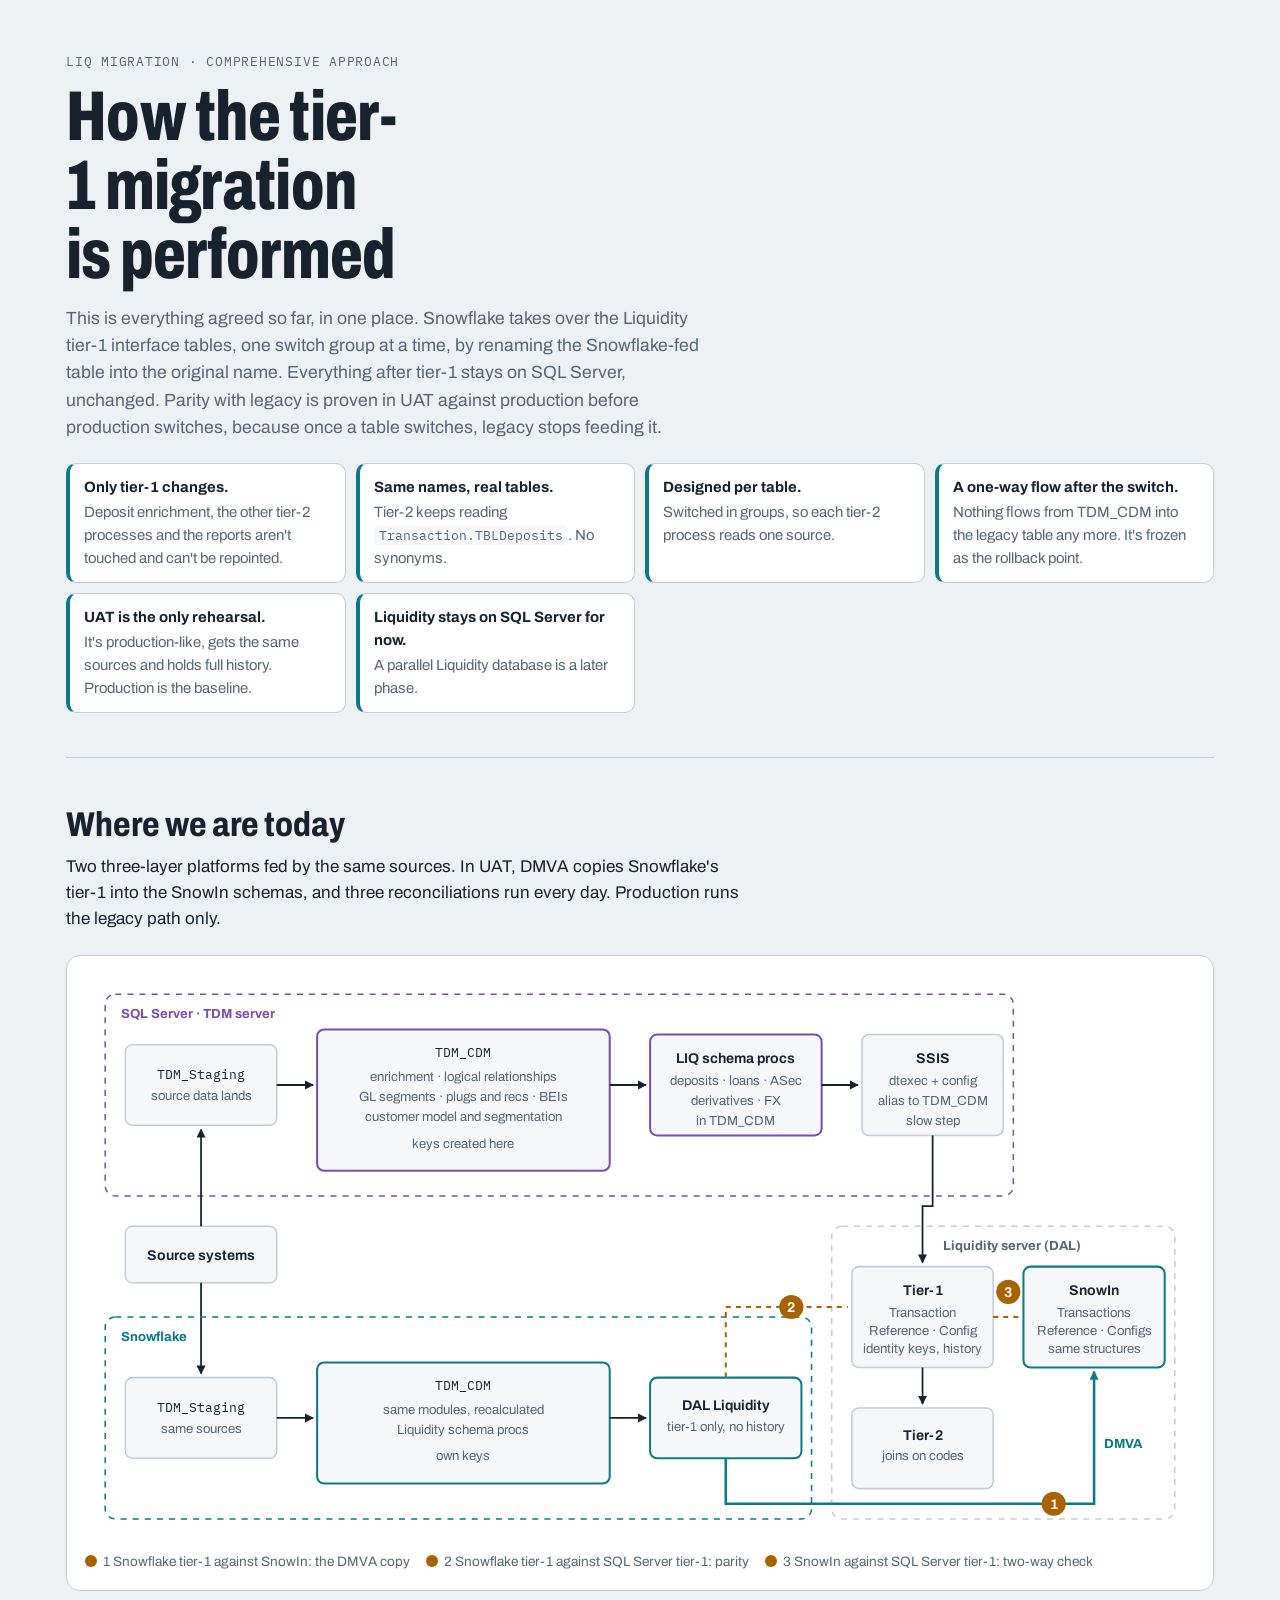
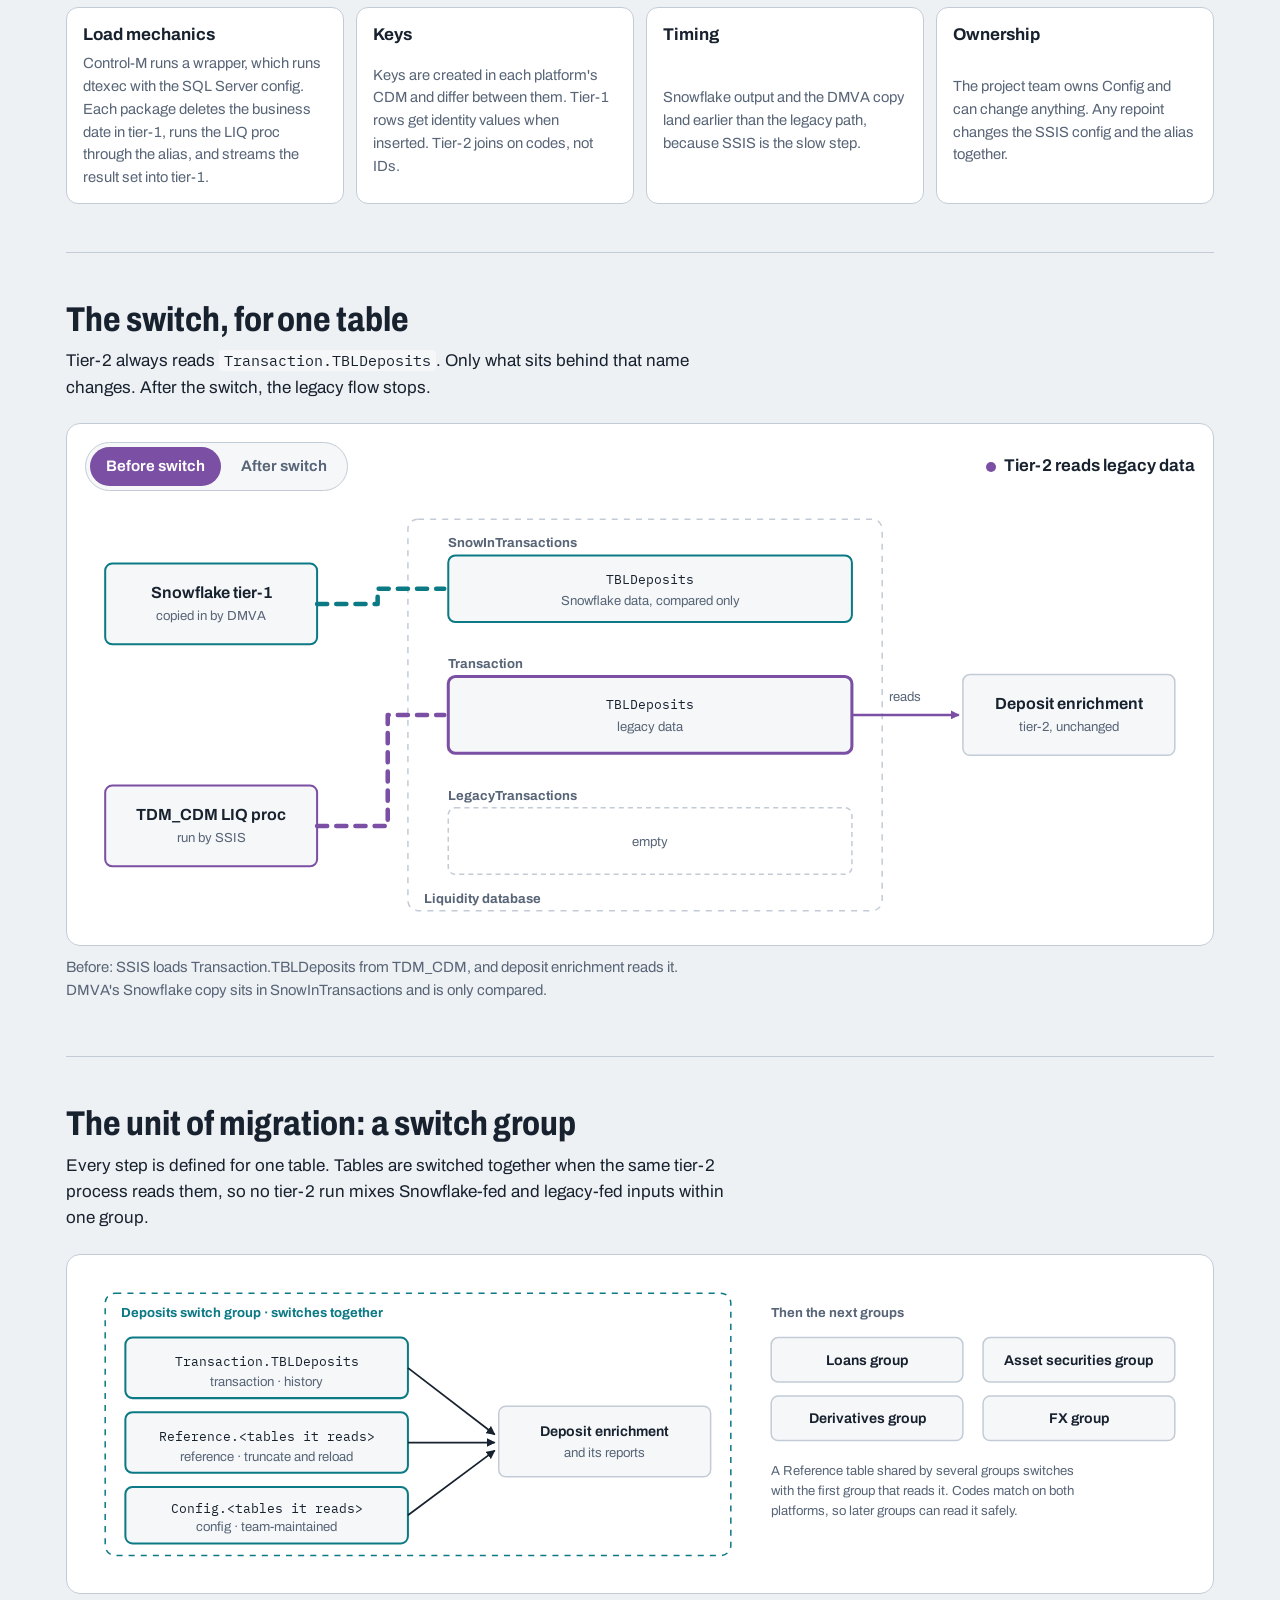
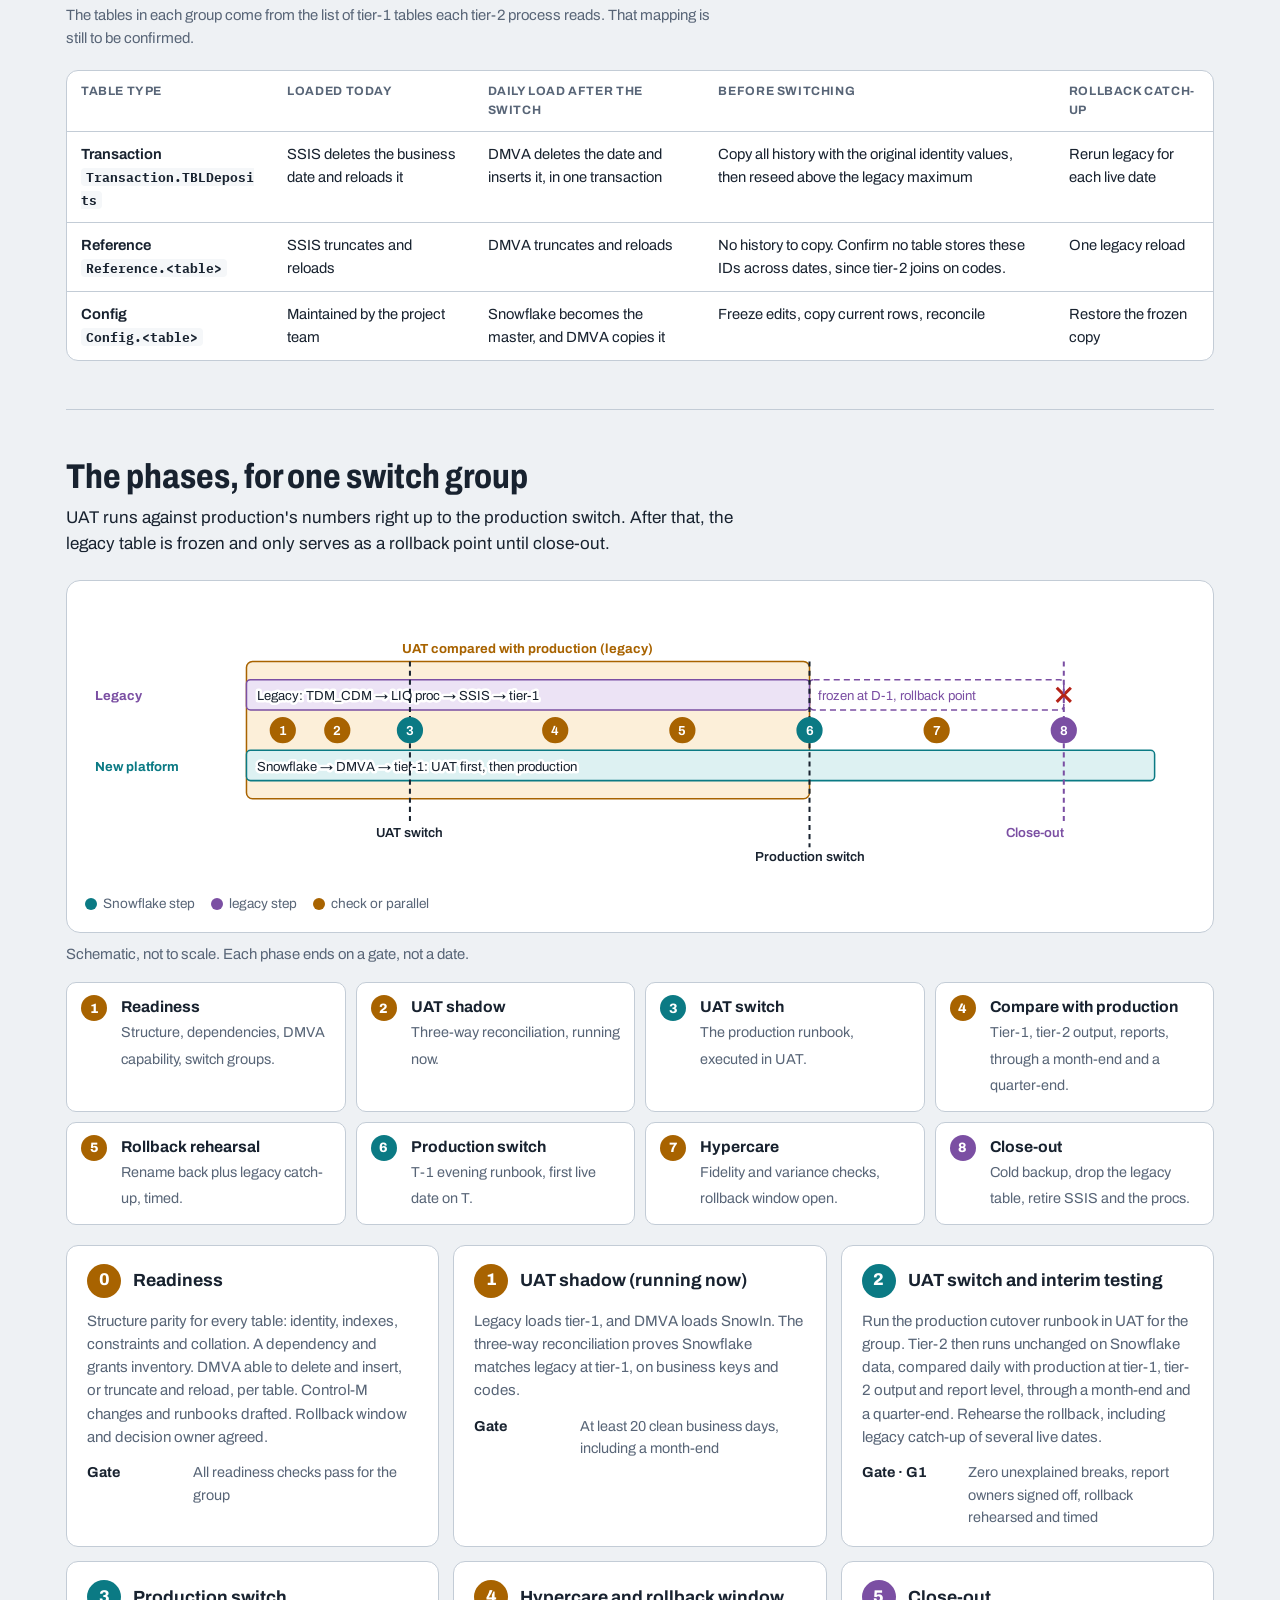
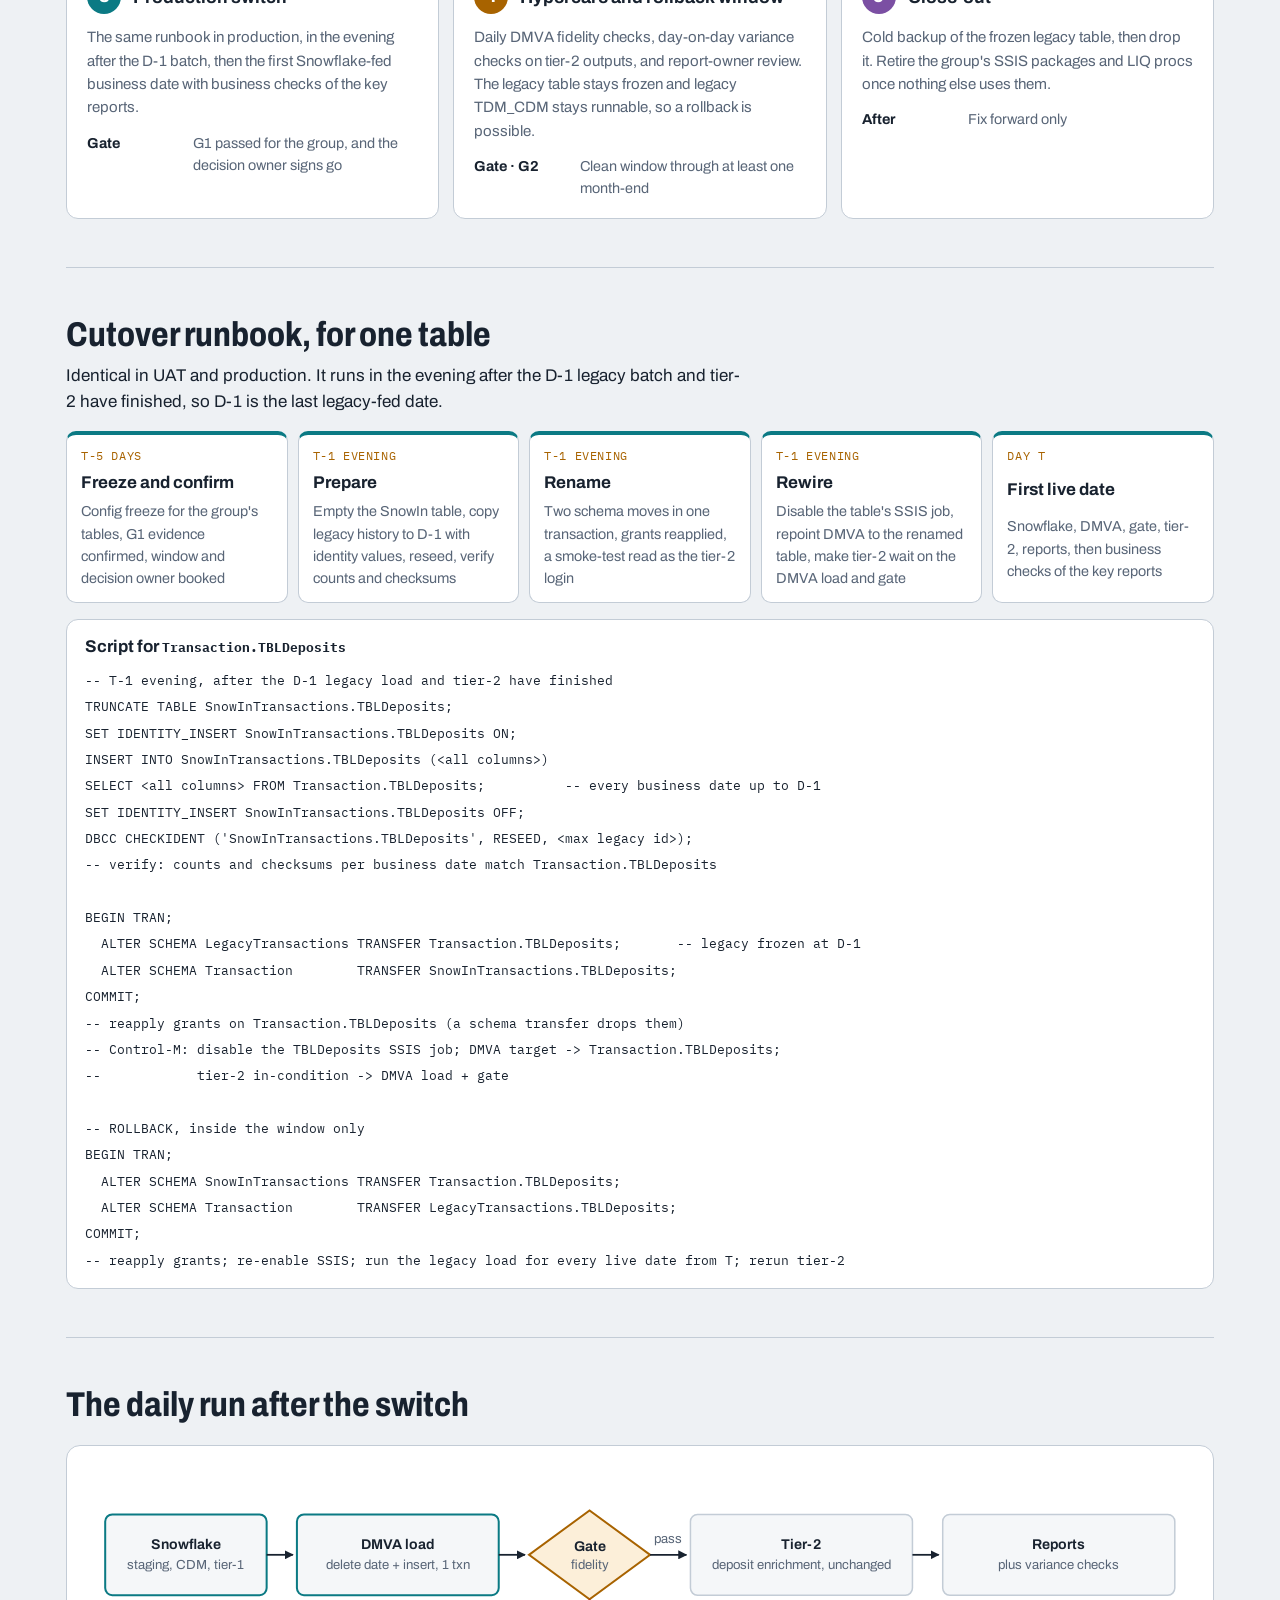
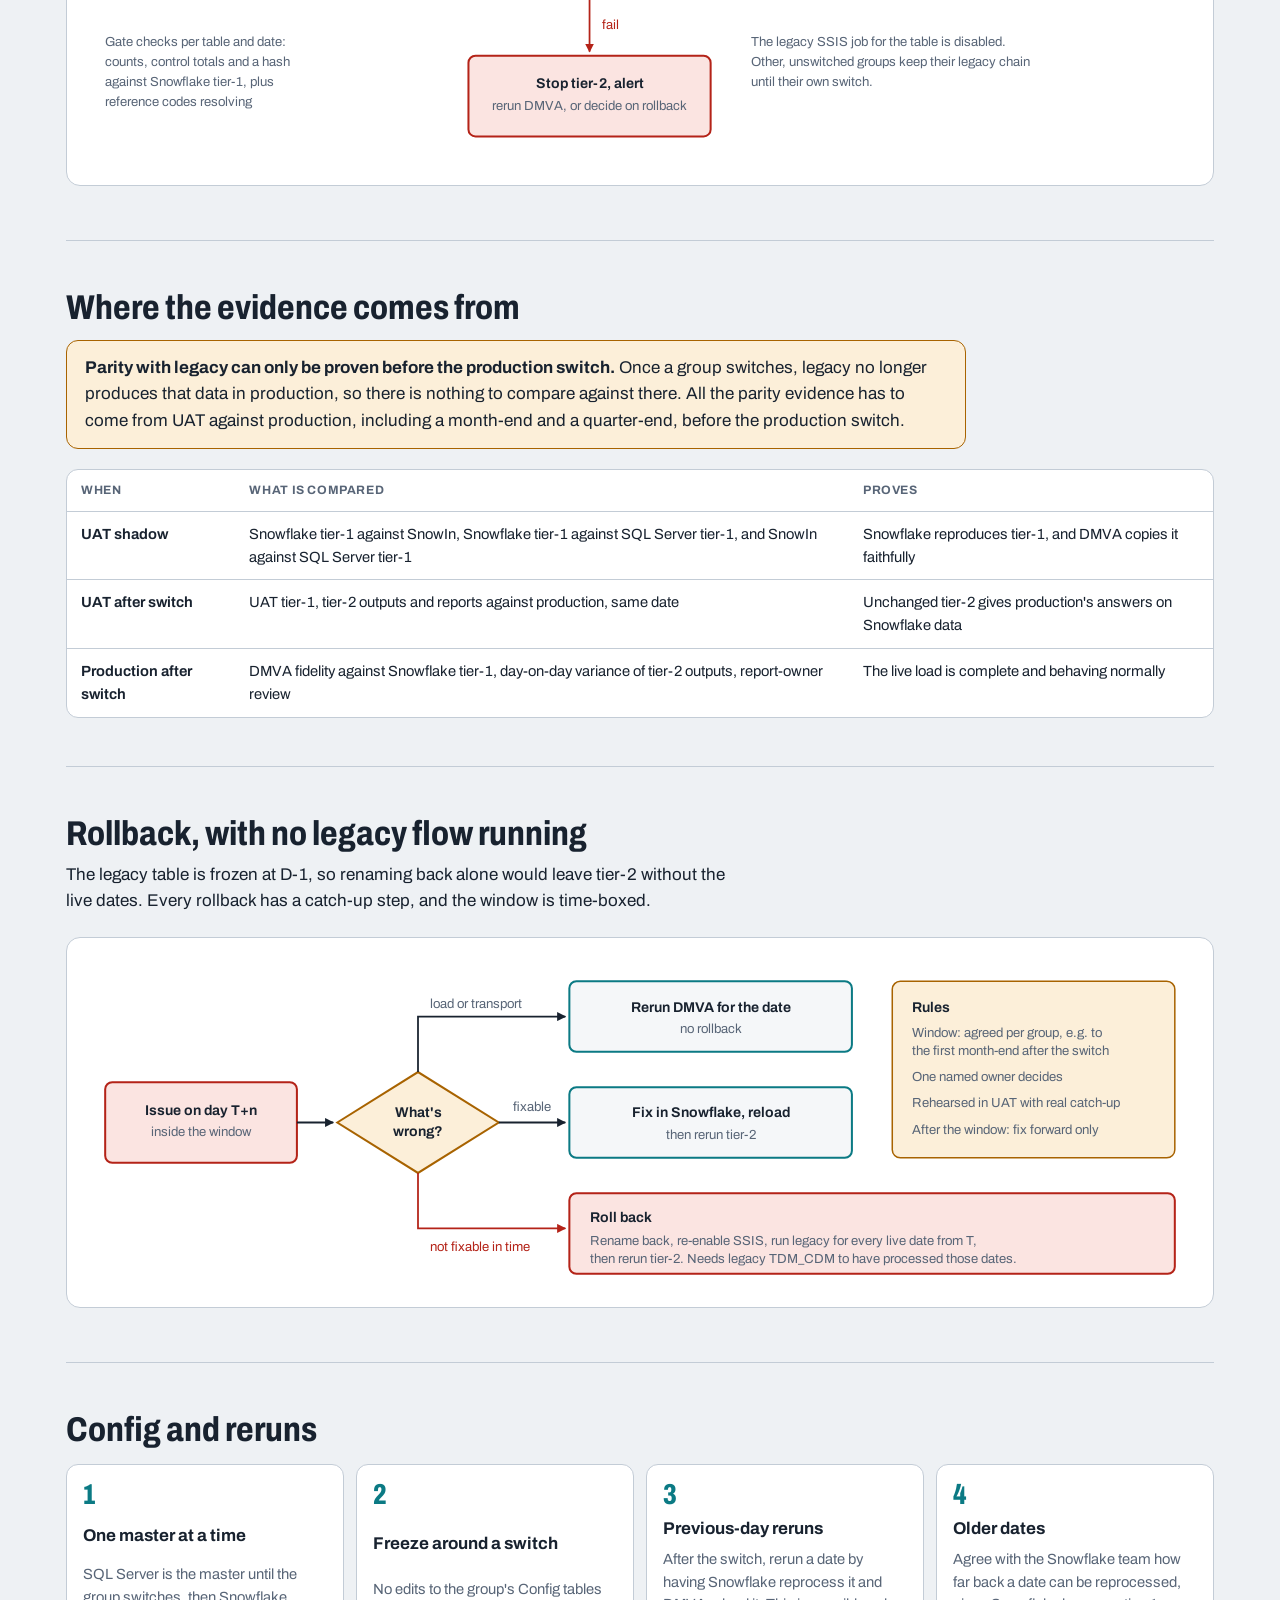
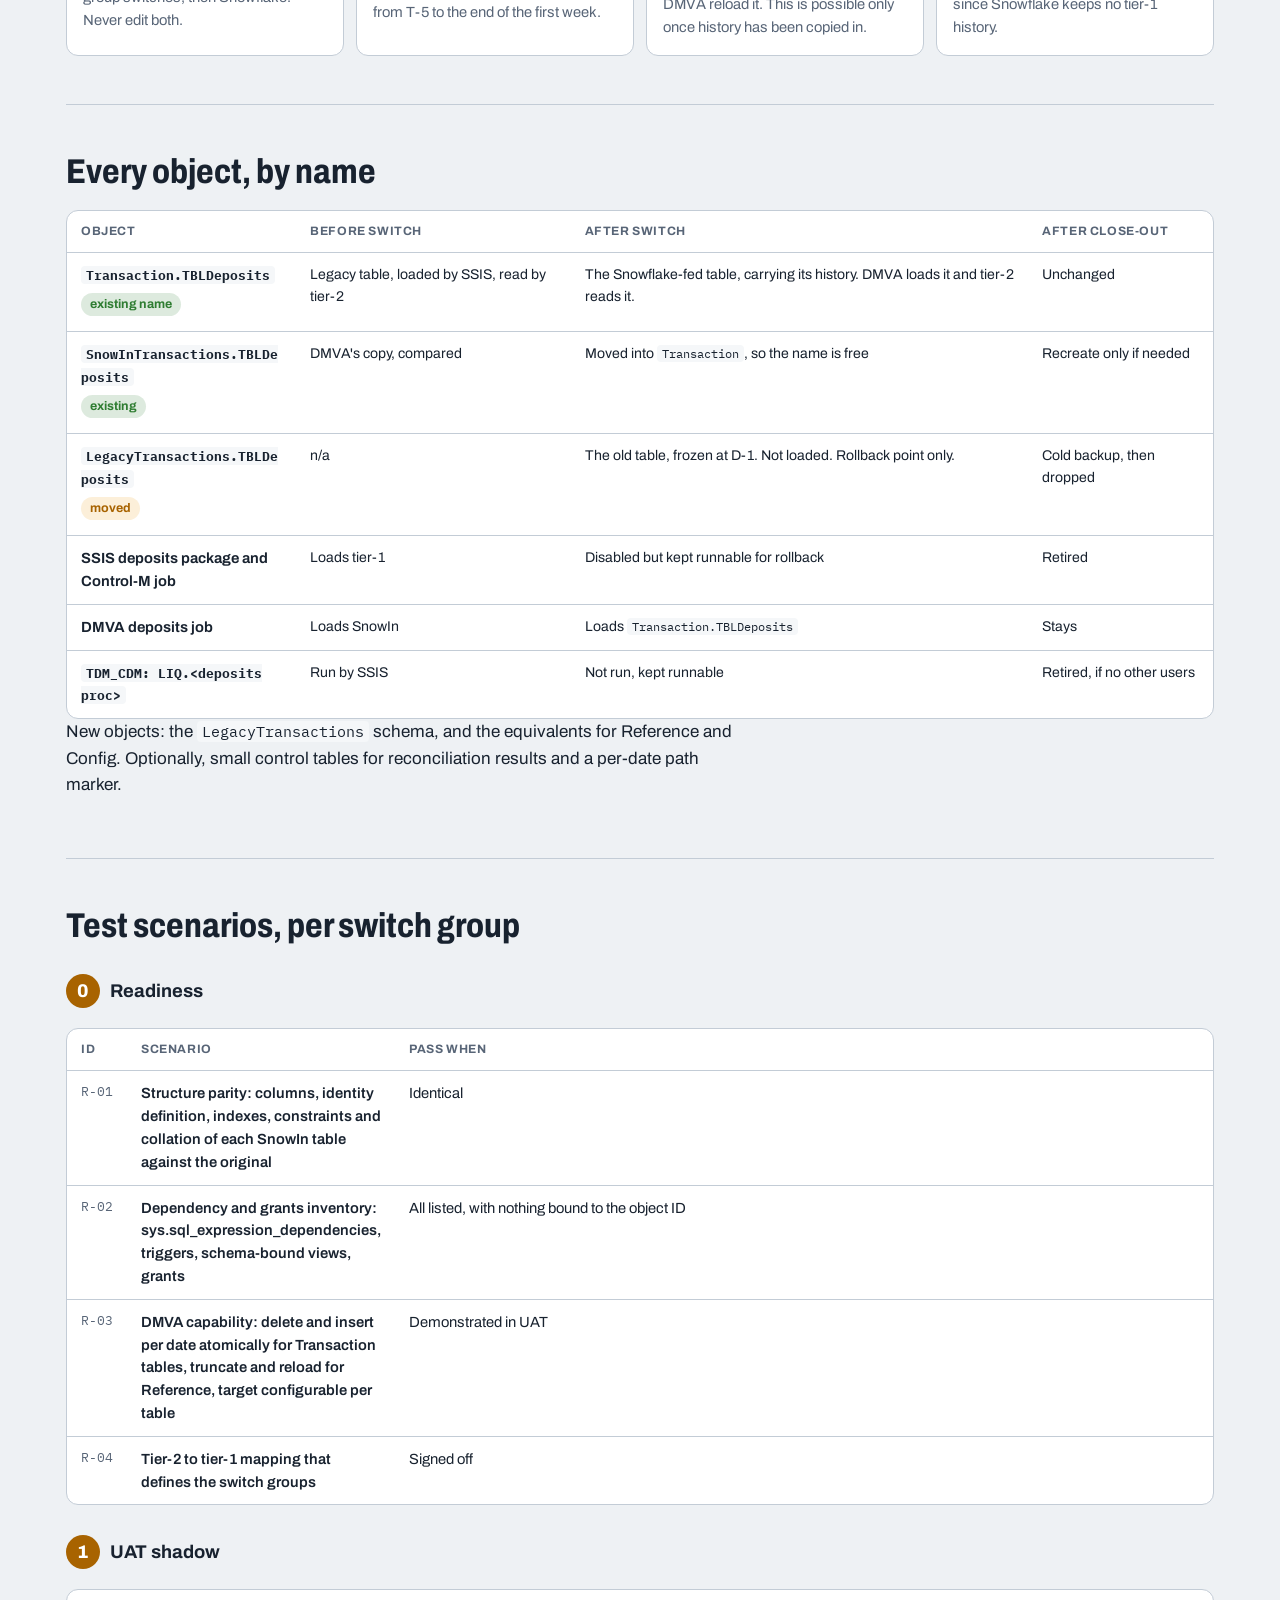
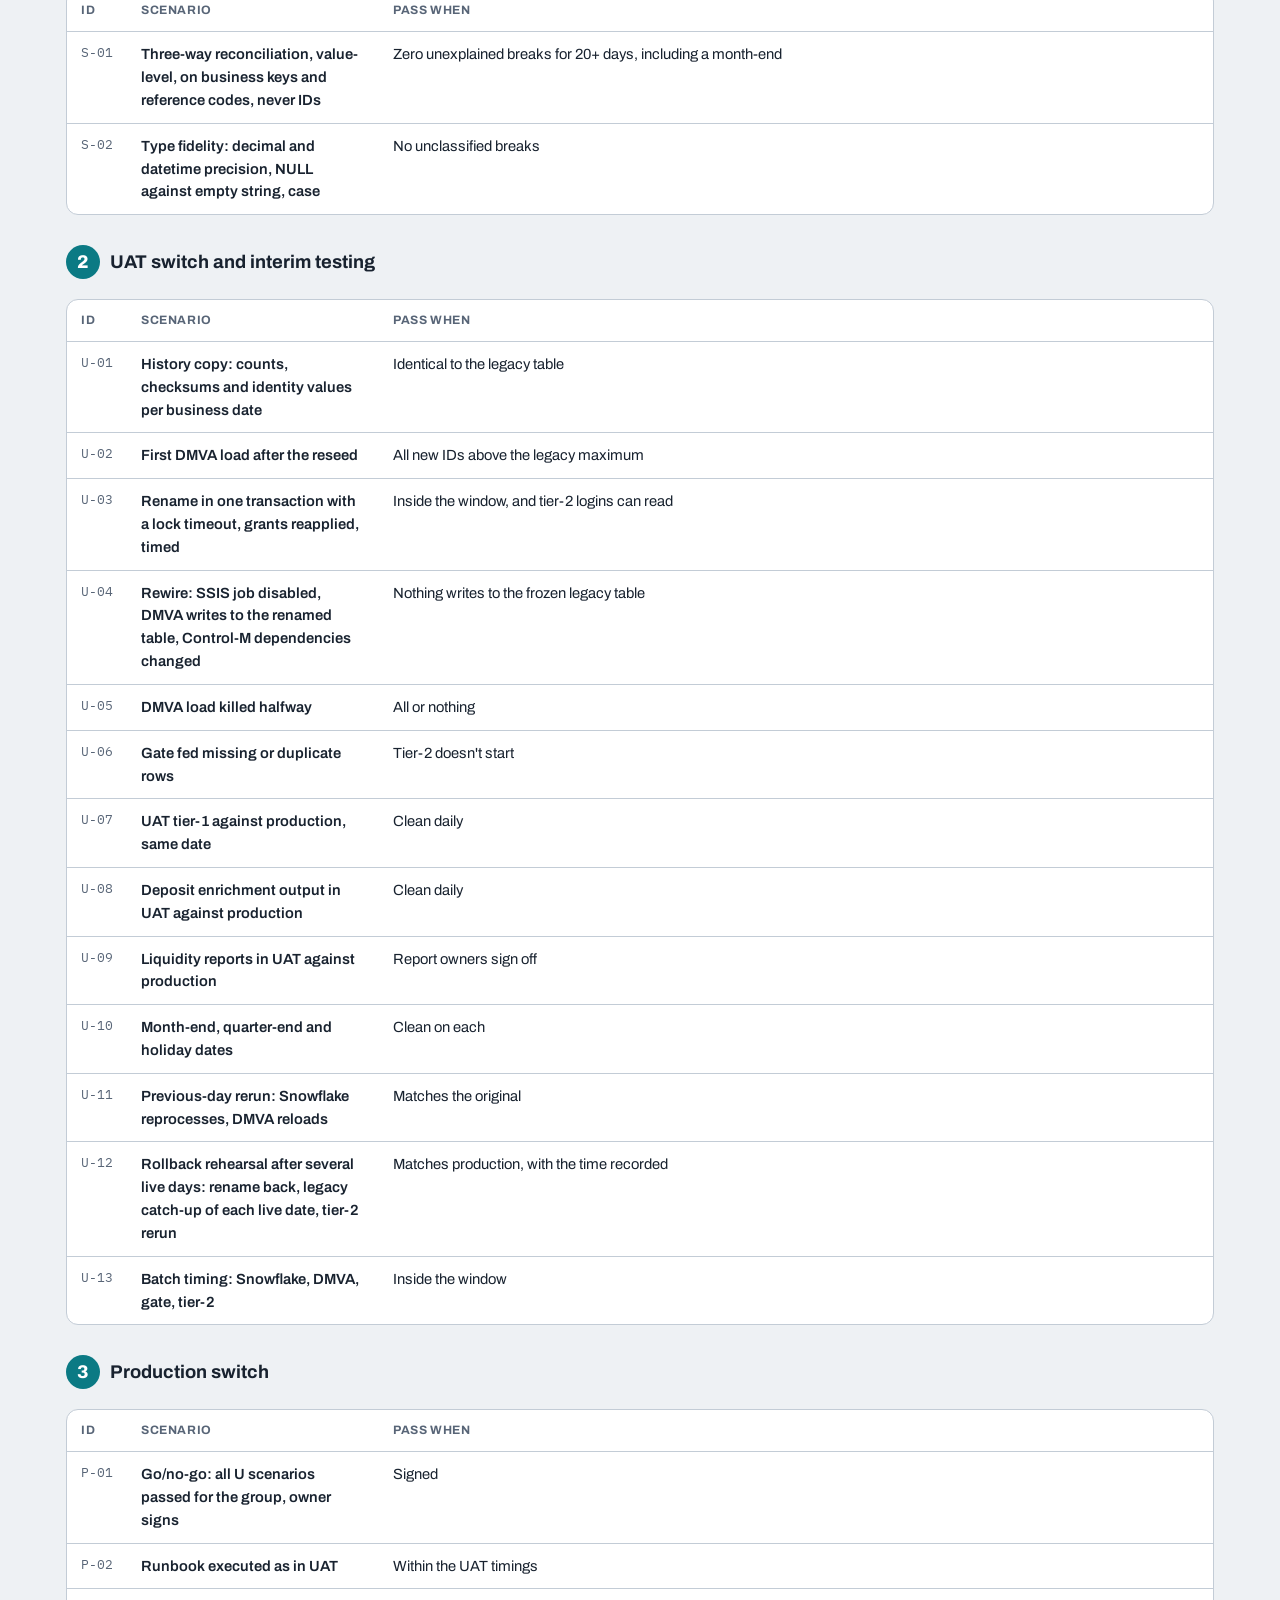
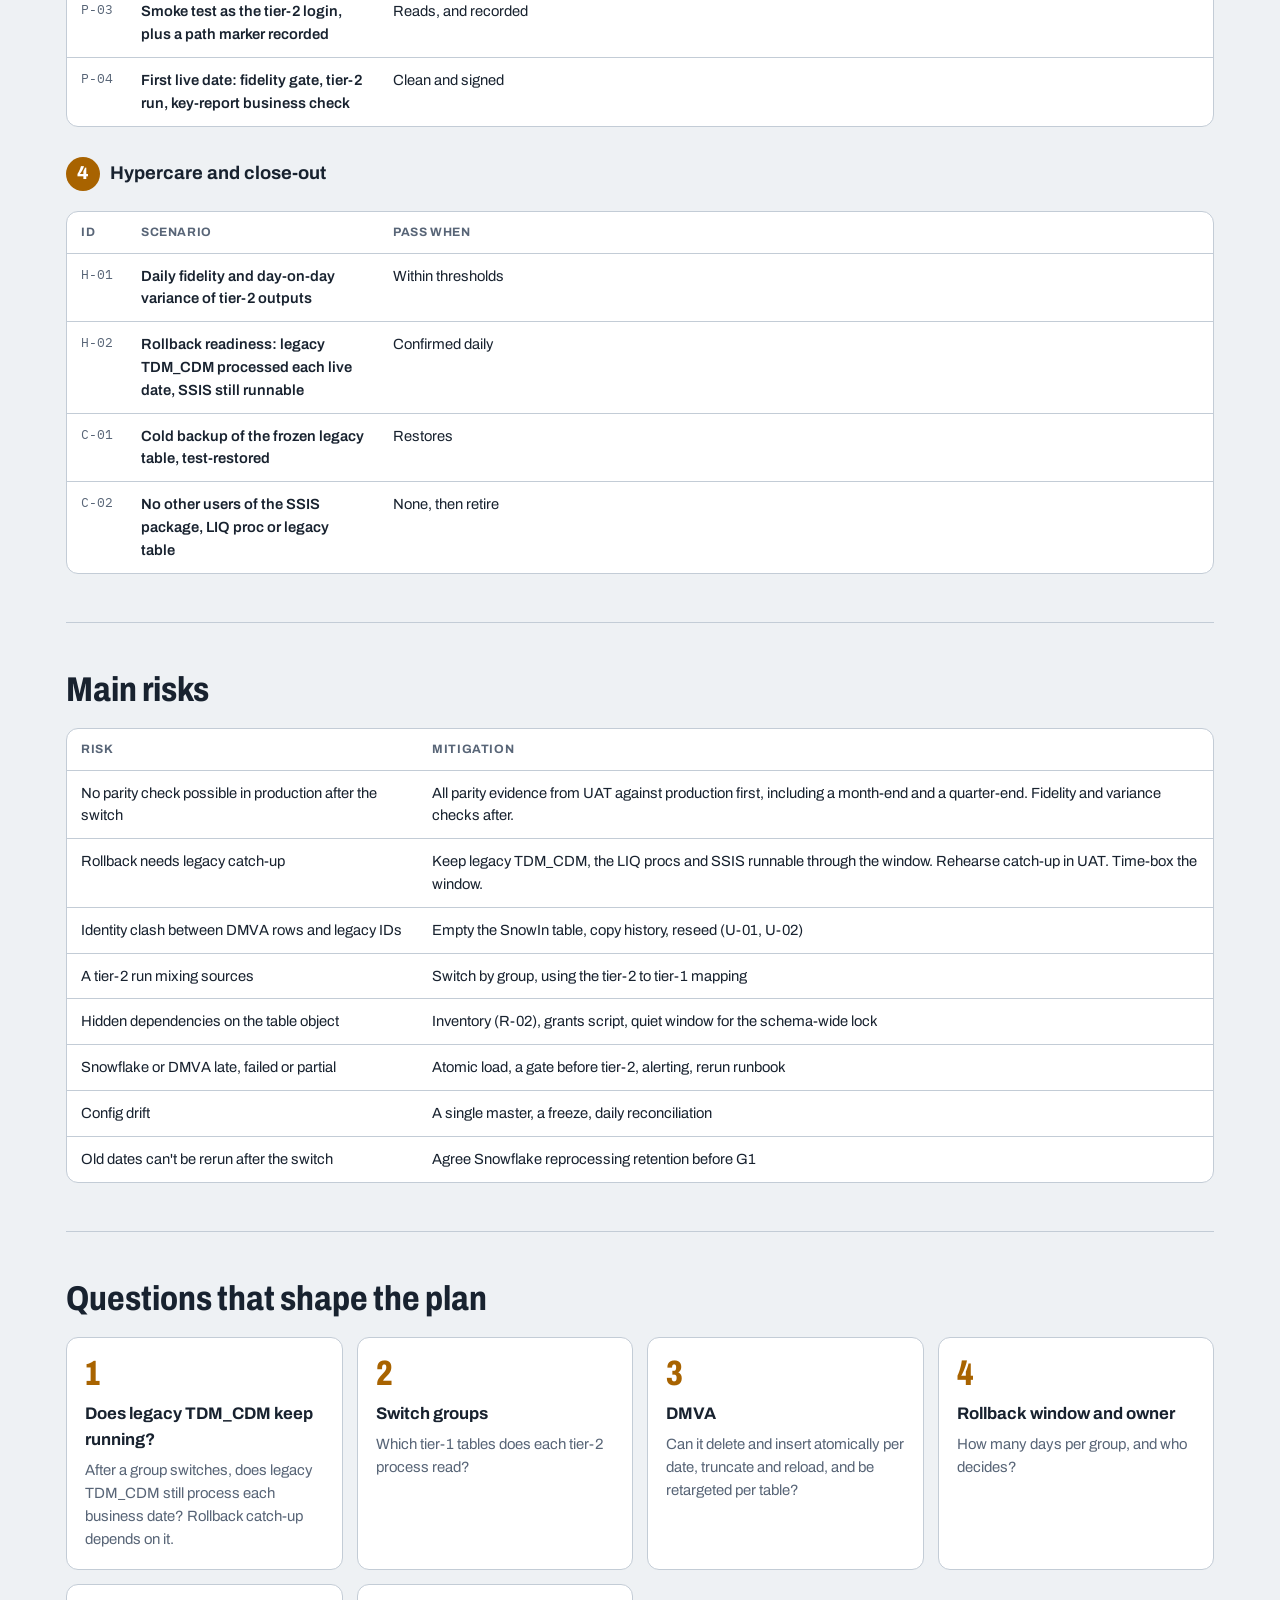
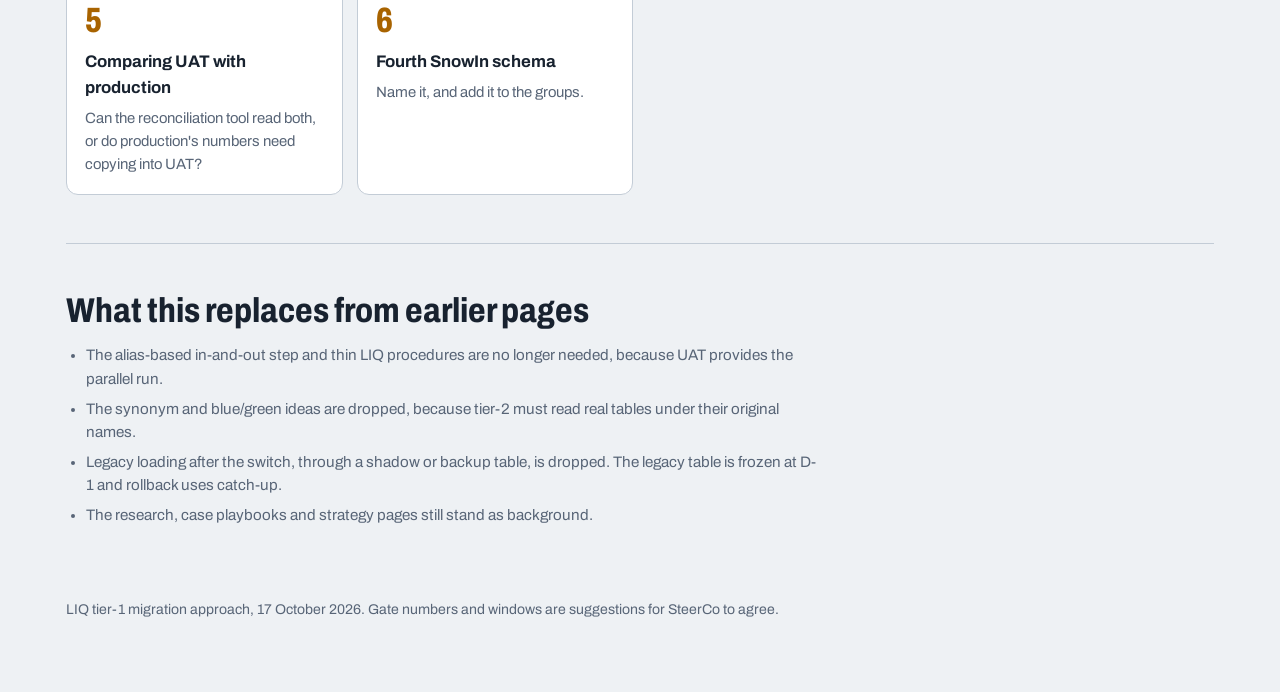
<file: liq-migration-approach.html>
<!doctype html>
<html lang="en">
<head>
<meta charset="utf-8">
<meta name="viewport" content="width=device-width, initial-scale=1, viewport-fit=cover">
<title>LIQ Migration Approach</title>
<meta name="claude:viewport-fit-sides" content="cover">
<link rel="preconnect" href="https://fonts.googleapis.com">
<link rel="preconnect" href="https://fonts.gstatic.com" crossorigin>
<link href="https://fonts.googleapis.com/css2?family=Archivo:wdth,wght@62..125,400..800&family=IBM+Plex+Mono:wght@500&display=swap" rel="stylesheet">
<style>
/* Layout: one column of wide diagram panels, read top to bottom; matches the cutover page's visual vocabulary */
:root{
  --paper:#EEF1F4; --panel:#FFFFFF; --tile:#F5F7F9; --ink:#18222F; --muted:#586577; --line:#C3CCD6;
  --legacy:#7B4FA3; --legacy-soft:#ECE3F5; --snow:#0B7A84; --snow-soft:#DDF1F2;
  --gate:#A86300; --gate-soft:#FCEFD9; --bad:#B42318; --bad-soft:#FBE4E1; --ok:#2F7D32; --on-accent:#FFFFFF;
  --display:'Archivo','Helvetica Neue',Arial,sans-serif; --mono:'IBM Plex Mono',ui-monospace,Menlo,Consolas,monospace;
}
@media (prefers-color-scheme: dark){
  :root:not([data-theme="light"]){
    --paper:#121920; --panel:#18212B; --tile:#1F2A36; --ink:#E4E9EE; --muted:#9AA6B3; --line:#34414F;
    --legacy:#B58EDB; --legacy-soft:#2E2540; --snow:#4CC3CC; --snow-soft:#173539;
    --gate:#E8A23D; --gate-soft:#3A2C14; --bad:#F2796B; --bad-soft:#3D1F1C; --ok:#79C47D; --on-accent:#121920;
    color-scheme: dark;
  }
}
:root[data-theme="dark"]{
  --paper:#121920; --panel:#18212B; --tile:#1F2A36; --ink:#E4E9EE; --muted:#9AA6B3; --line:#34414F;
  --legacy:#B58EDB; --legacy-soft:#2E2540; --snow:#4CC3CC; --snow-soft:#173539;
  --gate:#E8A23D; --gate-soft:#3A2C14; --bad:#F2796B; --bad-soft:#3D1F1C; --ok:#79C47D; --on-accent:#121920;
  color-scheme: dark;
}
*,*::before,*::after{box-sizing:border-box}
body{margin:0; background:var(--paper); color:var(--ink); font-family:var(--display); font-size:17px; line-height:1.55; -webkit-font-smoothing:antialiased}
main{max-width:1180px; margin:0 auto; padding-block:0 72px; padding-left:max(16px, env(safe-area-inset-left, 0px)); padding-right:max(16px, env(safe-area-inset-right, 0px))}
.hero{padding:52px 0 4px}
.eyebrow{font-family:var(--mono); font-size:.8rem; letter-spacing:.06em; text-transform:uppercase; color:var(--muted); margin:0 0 10px}
h1{font-stretch:72%; font-weight:800; font-size:clamp(2.4rem,6.5vw,4.4rem); line-height:.98; letter-spacing:-.01em; margin:0 0 16px; max-width:15ch; text-wrap:balance}
.lede{max-width:64ch; color:var(--muted); font-size:1.1rem; margin:0}
section{padding:48px 0 8px; border-top:1px solid var(--line); margin-top:40px}
h2{font-stretch:82%; font-weight:750; font-size:clamp(1.5rem,3.3vw,2.15rem); line-height:1.08; margin:0 0 10px; text-wrap:balance}
p{max-width:68ch; margin:0 0 12px}
figure{margin:22px 0 6px}
.fig{background:var(--panel); border:1px solid var(--line); border-radius:14px; padding:18px; overflow-x:auto}
.fig svg{display:block; width:100%; height:auto}
figcaption{color:var(--muted); font-size:.93rem; margin-top:10px; max-width:74ch}

.dg text{font-family:var(--display)}
.dg .t{font-size:16px; font-weight:650; fill:var(--ink)}
.dg .sm{font-size:14px}
.dg .s{font-size:13px; fill:var(--muted)}
.dg .lab{font-size:13px; font-weight:700; fill:var(--muted)}
.dg .m{font-family:var(--mono); font-size:13px; fill:var(--ink)}
.dg .c{text-anchor:middle}
.dg .e{text-anchor:end}
.dg .box{fill:var(--tile); stroke:var(--line); stroke-width:1.5}
.dg .box.legacy{stroke:var(--legacy); stroke-width:2}
.dg .box.snow{stroke:var(--snow); stroke-width:2}
.dg .box.gate{stroke:var(--gate); stroke-width:2; fill:var(--gate-soft)}
.dg .box.bad{stroke:var(--bad); stroke-width:2; fill:var(--bad-soft)}
.dg .fill-legacy{fill:var(--legacy-soft); stroke:var(--legacy); stroke-width:1.5}
.dg .fill-snow{fill:var(--snow-soft); stroke:var(--snow); stroke-width:1.5}
.dg .fill-tile{fill:var(--tile); stroke:var(--line); stroke-width:1.5}
.dg .zone{fill:none; stroke:var(--line); stroke-width:1.5; stroke-dasharray:6 6}
.dg .zone.legacy{stroke:var(--legacy)} .dg .zone.snow{stroke:var(--snow)}
.dg .wire{fill:none; stroke:var(--ink); stroke-width:1.75}
.dg .wire.muted{stroke:var(--muted)}
.dg .wire.gate{stroke:var(--gate); stroke-width:2}
.dg .wire.bad{stroke:var(--bad)}
.dg .dash{stroke-dasharray:5 5}
.dg .f-legacy{fill:var(--legacy)} .dg .f-snow{fill:var(--snow)} .dg .f-gate{fill:var(--gate)} .dg .f-bad{fill:var(--bad)} .dg .f-on{fill:var(--on-accent)}
.ah-ink{fill:var(--ink)} .ah-muted{fill:var(--muted)} .ah-gate{fill:var(--gate)}

.switch-head{display:flex; flex-wrap:wrap; gap:14px 20px; align-items:center; justify-content:space-between; margin-bottom:12px}
.toggle{display:inline-flex; flex-wrap:wrap; border:1px solid var(--line); border-radius:999px; padding:4px; background:var(--tile); gap:4px}
.toggle button{font:inherit; font-weight:650; font-size:.95rem; border:0; background:transparent; color:var(--muted); padding:8px 16px; border-radius:999px; cursor:pointer}
.toggle button[aria-pressed="true"][data-route="legacy"]{background:var(--legacy); color:var(--on-accent)}
.toggle button[aria-pressed="true"][data-route="snow"]{background:var(--snow); color:var(--on-accent)}
.toggle button:focus-visible{outline:2px solid var(--ink); outline-offset:2px}
.state{font-weight:650; margin:0}
.state .dot{display:inline-block; width:10px; height:10px; border-radius:50%; margin-right:8px; vertical-align:middle}
.route{fill:none; stroke-width:4.5; stroke-linecap:round; stroke-linejoin:round; transition:stroke .3s, opacity .3s}
.route.legacy{stroke:var(--legacy)} .route.snow{stroke:var(--snow)}
.switch[data-route="legacy"] .route.legacy, .switch[data-route="snow"] .route.snow{stroke-dasharray:10 9; animation:flow .9s linear infinite}
.switch[data-route="legacy"] .route.snow, .switch[data-route="snow"] .route.legacy{stroke:var(--line); stroke-dasharray:2 7}
.lever{stroke:var(--ink); stroke-width:7; stroke-linecap:round; transform-box:view-box; transform-origin:935px 135px; transition:transform .45s cubic-bezier(.5,1.6,.4,1)}
.switch[data-route="legacy"] .lever{transform:rotate(180deg)}
.switch[data-route="snow"] .lever{transform:rotate(90deg)}
.hub{fill:var(--panel); stroke:var(--ink); stroke-width:3}
@keyframes flow{to{stroke-dashoffset:-19}}

.legend{display:flex; flex-wrap:wrap; gap:8px 18px; margin:14px 0 0; padding:0; list-style:none; color:var(--muted); font-size:.9rem}
.legend li{display:flex; align-items:center; gap:8px}
.legend i{display:inline-block; width:14px; height:14px; border-radius:3px; border:1.5px solid}

.split{display:grid; grid-template-columns:repeat(auto-fit,minmax(300px,1fr)); gap:16px; margin-top:20px}
.col{background:var(--panel); border:1px solid var(--line); border-radius:12px; padding:18px 20px; min-width:0}
.col h3{margin:0 0 10px; font-size:1.05rem; display:flex; align-items:center; gap:10px}
.pill{font-size:.75rem; font-weight:700; padding:2px 10px; border-radius:999px}
.pill.ok{background:var(--snow-soft); color:var(--snow)}
.pill.as{background:var(--gate-soft); color:var(--gate)}
.col ul{margin:0; padding:0; list-style:none; display:grid; gap:8px}
.col li{padding-left:16px; position:relative; font-size:.95rem}
.col li::before{content:""; position:absolute; left:0; top:.6em; width:7px; height:7px; border-radius:50%; background:var(--line)}
.col.confirmed li::before{background:var(--snow)}
.col.assumed li::before{background:var(--gate)}

.qs{display:grid; grid-template-columns:repeat(auto-fit,minmax(260px,1fr)); gap:14px; margin-top:20px}
.qs div{background:var(--panel); border:1px solid var(--line); border-radius:12px; padding:18px; min-width:0}
.qs .n{font-stretch:72%; font-weight:800; font-size:2.3rem; line-height:1; color:var(--gate)}
.qs h3{margin:8px 0 6px; font-size:1.05rem}
.qs p{color:var(--muted); font-size:.93rem; margin:0}
footer{color:var(--muted); font-size:.88rem; margin-top:48px}
@media (max-width:640px){ .hero{padding-top:34px} .fig{padding:12px} }
@media (prefers-reduced-motion: reduce){ .switch .route{animation:none !important} .lever,.route{transition:none} }
.tbl{overflow-x:auto; margin-top:20px; background:var(--panel); border:1px solid var(--line); border-radius:12px}
table{border-collapse:collapse; width:100%; min-width:760px; font-size:.92rem}
th,td{text-align:left; vertical-align:top; padding:11px 14px; border-bottom:1px solid var(--line)}
thead th{font-size:.76rem; letter-spacing:.05em; text-transform:uppercase; color:var(--muted); font-weight:700}
tbody th{font-weight:650} tbody th a{color:var(--ink)}
tbody tr:last-child th,tbody tr:last-child td{border-bottom:0}
tr.warn{background:var(--bad-soft)}
.chip{display:inline-block; font-size:.78rem; font-weight:700; padding:2px 9px; border-radius:999px; margin:0 4px 4px 0; white-space:nowrap; text-decoration:none}
.chip.keep{background:color-mix(in srgb, var(--ok) 16%, transparent); color:var(--ok)}
.chip.new{background:var(--snow-soft); color:var(--snow)}
.chip.risk{background:var(--gate-soft); color:var(--gate)}
.chip.bad{background:var(--bad-soft); color:var(--bad)}
.scroll{overflow-x:auto} .scroll svg{min-width:860px}
.dg .box.t1{stroke:var(--ink); stroke-width:2}
.dg.tl .band{fill:var(--gate-soft); stroke:var(--gate); stroke-width:1.5}
.dg.tl .band-unk{fill:var(--tile); stroke:var(--line); stroke-dasharray:6 5}
.dg.tl .band-lab{fill:var(--gate)}
.dg.tl .bar-l{fill:var(--legacy-soft); stroke:var(--legacy); stroke-width:1.5}
.dg.tl .bar-lb{fill:none; stroke:var(--legacy); stroke-width:1.5; stroke-dasharray:6 4}
.dg.tl .bar-n{fill:var(--snow-soft); stroke:var(--snow); stroke-width:1.5}
.dg.tl .bar-unk{fill:none; stroke:var(--line); stroke-width:1.5; stroke-dasharray:4 4}
.dg.tl .bar-txt{fill:var(--ink); paint-order:stroke; stroke:var(--panel); stroke-width:5px; stroke-linejoin:round}
.dg.tl .band-lab{paint-order:stroke; stroke:var(--panel); stroke-width:5px; stroke-linejoin:round}
.dg.tl .xmark{stroke:var(--bad); stroke-width:3; fill:none}
.dg.tl .mk{stroke:var(--ink); stroke-width:2; stroke-dasharray:5 4}
.dg.tl .mk-decom{stroke:var(--legacy)} .dg.tl .mk-bad{stroke:var(--bad); stroke-width:3; stroke-dasharray:none} .dg.tl .mk-unk{stroke:var(--muted)}
.dg.tl .mk-t{fill:var(--ink); font-weight:600} .dg.tl .mk-t-decom{fill:var(--legacy)} .dg.tl .mk-t-bad{fill:var(--bad)} .dg.tl .mk-t-unk{fill:var(--muted)}
.dg.tl .st{stroke-width:2}
.dg.tl .st-new{fill:var(--snow); stroke:var(--snow)} .dg.tl .st-legacy{fill:var(--legacy); stroke:var(--legacy)}
.dg.tl .st-gate{fill:var(--gate); stroke:var(--gate)} .dg.tl .st-par{fill:var(--gate); stroke:var(--gate)}
.dg.tl .st-bad{fill:var(--bad); stroke:var(--bad)} .dg.tl .st-unk{fill:var(--muted); stroke:var(--muted)}
.dg.tl .st-n{fill:var(--on-accent); font-size:13px}
.stepcards{list-style:none; margin:16px 0 0; padding:0; display:grid; grid-template-columns:repeat(auto-fit,minmax(250px,1fr)); gap:10px}
.stepcards li{display:grid; grid-template-columns:30px 1fr; gap:10px; background:var(--panel); border:1px solid var(--line); border-radius:10px; padding:12px 14px; min-width:0}
.stepcards .sn{display:grid; place-items:center; width:26px; height:26px; border-radius:50%; color:var(--on-accent); font-weight:800; font-size:.85rem}
.stepcards strong{display:block; font-size:.98rem} .stepcards span{color:var(--muted); font-size:.9rem}
.k-new .sn{background:var(--snow)} .k-legacy .sn{background:var(--legacy)} .k-gate .sn,.k-par .sn{background:var(--gate)} .k-bad .sn{background:var(--bad)} .k-unk .sn{background:var(--muted)}
.tl-legend{display:flex; flex-wrap:wrap; gap:6px 16px; list-style:none; padding:0; margin:12px 0 0; color:var(--muted); font-size:.85rem}
.tl-legend li{display:flex; align-items:center; gap:6px}
.tl-legend i{display:inline-block; width:12px; height:12px; border-radius:50%}
.chips{margin-top:18px; display:flex; flex-wrap:wrap; gap:4px; align-items:center; font-size:.9rem; color:var(--muted)}
.chips a{margin-left:4px}
.stages{display:grid; grid-template-columns:repeat(auto-fit,minmax(300px,1fr)); gap:14px; margin-top:20px}
.stages article{background:var(--panel); border:1px solid var(--line); border-radius:12px; padding:18px 20px; min-width:0}
.stages header{display:flex; align-items:center; gap:12px}
.stages h3{margin:0; font-size:1.1rem}
.sn2{display:grid; place-items:center; width:34px; height:34px; border-radius:50%; color:var(--on-accent); font-weight:800; flex:none}
.sn2.g{background:var(--gate)} .sn2.n{background:var(--snow)} .sn2.l{background:var(--legacy)}
.stages p{color:var(--muted); font-size:.94rem; margin:12px 0}
.stages dl{margin:0; display:grid; grid-template-columns:96px 1fr; gap:6px 10px; font-size:.9rem}
.stages dt{font-weight:700; color:var(--ink)} .stages dd{margin:0; color:var(--muted)}
.dg .route-s{fill:none; stroke:var(--snow); stroke-width:4.5; stroke-linecap:round; stroke-dasharray:10 9; animation:flow .9s linear infinite}
.dg .wb{stroke-width:1.5} .dg .wb.ok{fill:color-mix(in srgb, var(--ok) 14%, transparent); stroke:var(--ok)} .dg .wb.mid{fill:var(--gate-soft); stroke:var(--gate)} .dg .wb.bad{fill:var(--bad-soft); stroke:var(--bad)}
.qs{display:grid; grid-template-columns:repeat(auto-fit,minmax(220px,1fr)); gap:14px; margin-top:20px}
.qs div{background:var(--panel); border:1px solid var(--line); border-radius:12px; padding:18px; min-width:0}
.qs .n{font-stretch:72%; font-weight:800; font-size:2.2rem; line-height:1; color:var(--gate)}
.qs h3{margin:8px 0 6px; font-size:1.05rem} .qs p{color:var(--muted); font-size:.93rem; margin:0}
@media (prefers-reduced-motion: reduce){ .dg .route-s{animation:none} }
.dg .zone.legacy-z{stroke:var(--legacy)} .dg .zone.snow-z{stroke:var(--snow)} .dg .snow-w{stroke:var(--snow); stroke-width:2}
.facts{display:grid; grid-template-columns:repeat(auto-fit,minmax(240px,1fr)); gap:12px; margin-top:16px}
.facts>div{background:var(--panel); border:1px solid var(--line); border-radius:12px; padding:14px 16px; display:grid; gap:4px; min-width:0}
.facts span{color:var(--muted); font-size:.92rem}
.cfg{display:grid; grid-template-columns:repeat(auto-fit,minmax(230px,1fr)); gap:12px; margin-top:16px}
.cfg>div{background:var(--panel); border:1px solid var(--line); border-radius:12px; padding:16px; display:grid; gap:6px; min-width:0}
.cfg .k{font-stretch:72%; font-weight:800; font-size:1.8rem; line-height:1; color:var(--snow)} .cfg span:last-child{color:var(--muted); font-size:.92rem}
h3.th{display:flex; align-items:center; gap:10px; margin:30px 0 0; font-size:1.15rem}
table.ts td:first-child{font-family:var(--mono); font-size:.82rem; color:var(--muted); white-space:nowrap; width:56px}
table.ts td:nth-child(2){font-weight:600; width:22%}
table.ts td:nth-child(4){width:24%}
code{font-family:var(--mono); font-size:.86em; background:var(--tile); padding:1px 5px; border-radius:4px; overflow-wrap:anywhere}
table.objs{min-width:1000px} table.objs tbody th{width:20%} table.objs tbody th .chip{display:block; width:max-content; margin-top:6px}
table.objs td{font-size:.88rem}
.codebox{margin-top:16px; background:var(--panel); border:1px solid var(--line); border-radius:12px; padding:14px 18px; overflow-x:auto}
.cb-h{font-weight:700; margin:0 0 8px} .codebox pre{margin:0} .codebox code{background:none; padding:0; font-size:.84rem; line-height:1.6; overflow-wrap:normal}
.rules{list-style:none; margin:22px 0 0; padding:0; display:grid; grid-template-columns:repeat(auto-fit,minmax(260px,1fr)); gap:10px}
.rules li{background:var(--panel); border:1px solid var(--line); border-left:4px solid var(--snow); border-radius:10px; padding:12px 14px; font-size:.93rem; color:var(--muted)}
.rules strong{display:block; color:var(--ink); margin-bottom:2px}
.dg .legacy-w{stroke:var(--legacy); stroke-width:2.5} .dg .snow-w{stroke:var(--snow); stroke-width:2.5}
.rn .only-before,.rn .only-after{transition:opacity .35s}
.rn[data-state="before"] .only-after{opacity:0; visibility:hidden}
.rn[data-state="after"] .only-before{opacity:0; visibility:hidden}
.rn .route{stroke-dasharray:10 9; animation:flow .9s linear infinite}
@media (prefers-reduced-motion: reduce){ .rn .route{animation:none} }
.steps-row{display:grid; grid-template-columns:repeat(auto-fit,minmax(190px,1fr)); gap:10px; margin:16px 0}
.steps-row>div{background:var(--panel); border:1px solid var(--line); border-top:4px solid var(--snow); border-radius:10px; padding:12px 14px; display:grid; gap:4px; min-width:0}
.steps-row .when{font-family:var(--mono); font-size:.75rem; color:var(--gate); text-transform:uppercase; letter-spacing:.05em}
.steps-row span:last-child{color:var(--muted); font-size:.9rem}
.callout.strong{background:var(--gate-soft); border:1px solid var(--gate); border-radius:12px; padding:14px 18px; margin:14px 0 4px; max-width:90ch}
.limits{color:var(--muted); font-size:.95rem; padding-left:20px; max-width:84ch; display:grid; gap:6px}
table.types tbody th{width:18%}
</style>

<svg width="0" height="0" style="position:absolute" aria-hidden="true" focusable="false">
  <defs>
    <marker id="ah-ink" viewBox="0 0 10 10" refX="9" refY="5" markerWidth="9" markerHeight="9" markerUnits="userSpaceOnUse" orient="auto"><path class="ah-ink" d="M0,0 L10,5 L0,10 z"/></marker>
    <marker id="ah-muted" viewBox="0 0 10 10" refX="9" refY="5" markerWidth="9" markerHeight="9" markerUnits="userSpaceOnUse" orient="auto"><path class="ah-muted" d="M0,0 L10,5 L0,10 z"/></marker>
    <marker id="ah-gate" viewBox="0 0 10 10" refX="9" refY="5" markerWidth="9" markerHeight="9" markerUnits="userSpaceOnUse" orient="auto"><path class="ah-gate" d="M0,0 L10,5 L0,10 z"/></marker>
  </defs>
</svg>

<script>
/* Shared timeline renderer: legacy and new lanes, parallel band, numbered steps, markers. Positions are 0..100 (schematic). */
function tlX(p){ return 160 + p * 9; }
function tlEsc(s){ return String(s).replace(/&/g,'&amp;').replace(/</g,'&lt;').replace(/>/g,'&gt;'); }
function renderTimeline(c){
  var o = [];
  o.push('<svg class="dg tl" viewBox="0 0 1100 280" role="img" aria-label="' + tlEsc(c.aria || ('Timeline of how ' + c.name + ' went live')) + '">');
  // parallel band
  if (c.parallel){
    var p = c.parallel, x1 = tlX(p.from), x2 = tlX(p.to);
    o.push('<rect x="'+x1+'" y="62" width="'+(x2-x1)+'" height="136" rx="6" class="band'+(p.unknown?' band-unk':'')+'"/>');
    o.push('<text class="lab c band-lab" x="'+((x1+x2)/2)+'" y="54">'+tlEsc(p.label)+'</text>');
  }
  // lane labels
  o.push('<text class="lab" x="10" y="100" style="fill:var(--legacy)">Legacy</text>');
  o.push('<text class="lab" x="10" y="170" style="fill:var(--snow)">New platform</text>');
  // legacy bar
  var L = c.legacy, lEnd = L.backupFrom != null ? L.backupFrom : L.end;
  o.push('<rect x="'+tlX(L.start)+'" y="80" width="'+(tlX(lEnd)-tlX(L.start))+'" height="30" rx="4" class="bar-l"/>');
  o.push('<text class="s bar-txt" x="'+(tlX(L.start)+10)+'" y="100">'+tlEsc(L.label)+'</text>');
  if (L.backupFrom != null){
    o.push('<rect x="'+tlX(L.backupFrom)+'" y="80" width="'+(tlX(L.end)-tlX(L.backupFrom))+'" height="30" rx="4" class="bar-lb"/>');
    o.push('<text class="s" x="'+(tlX(L.backupFrom)+8)+'" y="100" style="fill:var(--legacy)">'+tlEsc(L.backupLabel || 'backup')+'</text>');
  }
  if (L.endUnknown){
    o.push('<rect x="'+tlX(L.end)+'" y="80" width="'+(tlX(100)-tlX(L.end))+'" height="30" rx="4" class="bar-unk"/>');
    o.push('<text class="s c" x="'+((tlX(L.end)+tlX(100))/2)+'" y="100">end not published</text>');
  } else if (L.end < 100 && !L.noX){
    var xe = tlX(L.end);
    o.push('<path d="M'+(xe-7)+',88 l14,14 M'+(xe+7)+',88 l-14,14" class="xmark"/>');
  }
  // new bar
  var N = c.neu;
  o.push('<rect x="'+tlX(N.start)+'" y="150" width="'+(tlX(N.end)-tlX(N.start))+'" height="30" rx="4" class="bar-n"/>');
  o.push('<text class="s bar-txt" x="'+(tlX(N.start)+10)+'" y="170">'+tlEsc(N.label)+'</text>');
  // markers
  (c.marks || []).forEach(function(m, i){
    var x = tlX(m.at), y = (i % 2 === 0) ? 236 : 260;
    o.push('<line x1="'+x+'" y1="62" x2="'+x+'" y2="'+(y-14)+'" class="mk mk-'+m.kind+'"/>');
    var anchor = m.at > 80 ? 'e' : (m.at < 12 ? '' : 'c');
    o.push('<text class="s '+anchor+' mk-t mk-t-'+m.kind+'" x="'+x+'" y="'+y+'">'+tlEsc(m.label)+'</text>');
  });
  // step markers
  (c.steps || []).forEach(function(s, i){
    var x = tlX(s.at);
    o.push('<circle cx="'+x+'" cy="130" r="12" class="st st-'+s.k+'"/>');
    o.push('<text class="t sm c st-n" x="'+x+'" y="135">'+(i+1)+'</text>');
  });
  o.push('</svg>');
  return o.join('');
}
function renderSteps(c){
  return '<ol class="stepcards">' + c.steps.map(function(s, i){
    return '<li class="k-'+s.k+'"><span class="sn">'+(i+1)+'</span><div><strong>'+tlEsc(s.t)+'</strong><span>'+tlEsc(s.d)+'</span></div></li>';
  }).join('') + '</ol>';
}
</script>
<svg width="0" height="0" style="position:absolute" aria-hidden="true" focusable="false"><defs>
  <marker id="ah-snow" viewBox="0 0 10 10" refX="9" refY="5" markerWidth="9" markerHeight="9" markerUnits="userSpaceOnUse" orient="auto"><path style="fill:var(--snow)" d="M0,0 L10,5 L0,10 z"/></marker>
  <marker id="ah-bad" viewBox="0 0 10 10" refX="9" refY="5" markerWidth="9" markerHeight="9" markerUnits="userSpaceOnUse" orient="auto"><path style="fill:var(--bad)" d="M0,0 L10,5 L0,10 z"/></marker>
  <marker id="ah-legacy" viewBox="0 0 10 10" refX="9" refY="5" markerWidth="9" markerHeight="9" markerUnits="userSpaceOnUse" orient="auto"><path style="fill:var(--legacy)" d="M0,0 L10,5 L0,10 z"/></marker>
</defs></svg>
<main>
<header class="hero">
  <p class="eyebrow">LIQ migration · comprehensive approach</p>
  <h1>How the tier-1 migration is performed</h1>
  <p class="lede">This is everything agreed so far, in one place. Snowflake takes over the Liquidity tier-1 interface tables, one switch group at a time, by renaming the Snowflake-fed table into the original name. Everything after tier-1 stays on SQL Server, unchanged. Parity with legacy is proven in UAT against production before production switches, because once a table switches, legacy stops feeding it.</p>
  <ul class="rules">
    <li><strong>Only tier-1 changes.</strong> Deposit enrichment, the other tier-2 processes and the reports aren't touched and can't be repointed.</li>
    <li><strong>Same names, real tables.</strong> Tier-2 keeps reading <code>Transaction.TBLDeposits</code>. No synonyms.</li>
    <li><strong>Designed per table.</strong> Switched in groups, so each tier-2 process reads one source.</li>
    <li><strong>A one-way flow after the switch.</strong> Nothing flows from TDM_CDM into the legacy table any more. It's frozen as the rollback point.</li>
    <li><strong>UAT is the only rehearsal.</strong> It's production-like, gets the same sources and holds full history. Production is the baseline.</li>
    <li><strong>Liquidity stays on SQL Server for now.</strong> A parallel Liquidity database is a later phase.</li>
  </ul>
</header>

<section aria-labelledby="h-arch">
  <h2 id="h-arch">Where we are today</h2>
  <p>Two three-layer platforms fed by the same sources. In UAT, DMVA copies Snowflake's tier-1 into the SnowIn schemas, and three reconciliations run every day. Production runs the legacy path only.</p>
  <figure><div class="fig"><div class="scroll">
    <svg class="dg" viewBox="0 0 1100 560" style="min-width:880px" role="img" aria-label="SQL Server: TDM_Staging to TDM_CDM with modules, LIQ schema procs, SSIS loads Liquidity tier-1. Snowflake: TDM_Staging to TDM_CDM, Liquidity procs load Snowflake tier-1. DMVA copies Snowflake tier-1 into SnowIn schemas. Three reconciliations compare the copies.">
      <rect class="zone legacy-z" x="20" y="20" width="900" height="200" rx="10"/>
      <text class="lab" x="36" y="44" style="fill:var(--legacy)">SQL Server · TDM server</text>
      <rect class="box" x="40" y="70" width="150" height="80" rx="7"/><text class="m c" x="115" y="104">TDM_Staging</text><text class="s c" x="115" y="125">source data lands</text>
      <line class="wire" x1="190" y1="110" x2="226" y2="110" marker-end="url(#ah-ink)"/>
      <rect class="box legacy" x="230" y="55" width="290" height="140" rx="7"/><text class="m c" x="375" y="82">TDM_CDM</text>
      <text class="s c" x="375" y="106">enrichment · logical relationships</text><text class="s c" x="375" y="126">GL segments · plugs and recs · BEIs</text><text class="s c" x="375" y="146">customer model and segmentation</text><text class="s c" x="375" y="172">keys created here</text>
      <line class="wire" x1="520" y1="110" x2="556" y2="110" marker-end="url(#ah-ink)"/>
      <rect class="box legacy" x="560" y="60" width="170" height="100" rx="7"/><text class="t sm c" x="645" y="88">LIQ schema procs</text><text class="s c" x="645" y="110">deposits · loans · ASec</text><text class="s c" x="645" y="130">derivatives · FX</text><text class="s c" x="645" y="150">in TDM_CDM</text>
      <line class="wire" x1="730" y1="110" x2="766" y2="110" marker-end="url(#ah-ink)"/>
      <rect class="box" x="770" y="60" width="140" height="100" rx="7"/><text class="t sm c" x="840" y="88">SSIS</text><text class="s c" x="840" y="110">dtexec + config</text><text class="s c" x="840" y="130">alias to TDM_CDM</text><text class="s c" x="840" y="150">slow step</text>

      <rect class="box" x="40" y="250" width="150" height="56" rx="7"/><text class="t sm c" x="115" y="283">Source systems</text>
      <line class="wire" x1="115" y1="250" x2="115" y2="154" marker-end="url(#ah-ink)"/>
      <line class="wire" x1="115" y1="306" x2="115" y2="396" marker-end="url(#ah-ink)"/>

      <rect class="zone snow-z" x="20" y="340" width="700" height="200" rx="10"/>
      <text class="lab" x="36" y="364" style="fill:var(--snow)">Snowflake</text>
      <rect class="box" x="40" y="400" width="150" height="80" rx="7"/><text class="m c" x="115" y="434">TDM_Staging</text><text class="s c" x="115" y="455">same sources</text>
      <line class="wire" x1="190" y1="440" x2="226" y2="440" marker-end="url(#ah-ink)"/>
      <rect class="box snow" x="230" y="385" width="290" height="120" rx="7"/><text class="m c" x="375" y="412">TDM_CDM</text><text class="s c" x="375" y="436">same modules, recalculated</text><text class="s c" x="375" y="456">Liquidity schema procs</text><text class="s c" x="375" y="482">own keys</text>
      <line class="wire" x1="520" y1="440" x2="556" y2="440" marker-end="url(#ah-ink)"/>
      <rect class="box snow" x="560" y="400" width="150" height="80" rx="7"/><text class="t sm c" x="635" y="432">DAL Liquidity</text><text class="s c" x="635" y="453">tier-1 only, no history</text>

      <rect class="zone" x="740" y="250" width="340" height="290" rx="10"/>
      <text class="lab" x="850" y="274">Liquidity server (DAL)</text>
      <rect class="box" x="760" y="290" width="140" height="100" rx="7"/><text class="t sm c" x="830" y="318">Tier-1</text><text class="s c" x="830" y="340">Transaction</text><text class="s c" x="830" y="358">Reference · Config</text><text class="s c" x="830" y="376">identity keys, history</text>
      <rect class="box snow" x="930" y="290" width="140" height="100" rx="7"/><text class="t sm c" x="1000" y="318">SnowIn</text><text class="s c" x="1000" y="340">Transactions</text><text class="s c" x="1000" y="358">Reference · Configs</text><text class="s c" x="1000" y="376">same structures</text>
      <rect class="box" x="760" y="430" width="140" height="80" rx="7"/><text class="t sm c" x="830" y="462">Tier-2</text><text class="s c" x="830" y="482">joins on codes</text>
      <line class="wire" x1="830" y1="390" x2="830" y2="426" marker-end="url(#ah-ink)"/>
      <path class="wire" d="M840,160 V230 H830 V286" marker-end="url(#ah-ink)"/>

      <path class="wire snow-w" d="M635,480 V525 H1000 V394" marker-end="url(#ah-snow)"/>
      <text class="lab" x="1010" y="470" style="fill:var(--snow)">DMVA</text>

      <circle cx="960" cy="525" r="12" class="f-gate"/><text class="t sm c f-on" x="960" y="530">1</text>
      <path class="wire gate dash" d="M635,400 V330 H756"/>
      <circle cx="700" cy="330" r="12" class="f-gate"/><text class="t sm c f-on" x="700" y="335">2</text>
      <line class="wire gate dash" x1="900" y1="340" x2="930" y2="340"/>
      <circle cx="915" cy="315" r="12" class="f-gate"/><text class="t sm c f-on" x="915" y="320">3</text>
    </svg></div>
    <ul class="tl-legend"><li><i style="background:var(--gate)"></i>1 Snowflake tier-1 against SnowIn: the DMVA copy</li><li><i style="background:var(--gate)"></i>2 Snowflake tier-1 against SQL Server tier-1: parity</li><li><i style="background:var(--gate)"></i>3 SnowIn against SQL Server tier-1: two-way check</li></ul>
  </div></figure>
  <div class="facts">
    <div><strong>Load mechanics</strong><span>Control-M runs a wrapper, which runs dtexec with the SQL Server config. Each package deletes the business date in tier-1, runs the LIQ proc through the alias, and streams the result set into tier-1.</span></div>
    <div><strong>Keys</strong><span>Keys are created in each platform's CDM and differ between them. Tier-1 rows get identity values when inserted. Tier-2 joins on codes, not IDs.</span></div>
    <div><strong>Timing</strong><span>Snowflake output and the DMVA copy land earlier than the legacy path, because SSIS is the slow step.</span></div>
    <div><strong>Ownership</strong><span>The project team owns Config and can change anything. Any repoint changes the SSIS config and the alias together.</span></div>
  </div>
</section>

<section aria-labelledby="h-switch" class="sw-sec">
  <h2 id="h-switch">The switch, for one table</h2>
  <p>Tier-2 always reads <code>Transaction.TBLDeposits</code>. Only what sits behind that name changes. After the switch, the legacy flow stops.</p>
  <figure>
    <div class="fig rn" id="rn" data-state="before">
      <div class="switch-head">
        <div class="toggle" role="group" aria-label="Before or after the switch">
          <button type="button" data-state="before" data-route="legacy" aria-pressed="true">Before switch</button>
          <button type="button" data-state="after" data-route="snow" aria-pressed="false">After switch</button>
        </div>
        <p class="state" id="rnState"><span class="dot" style="background:var(--legacy)"></span>Tier-2 reads legacy data</p>
      </div>
      <div class="scroll">
      <svg class="dg" viewBox="0 0 1100 420" style="min-width:880px" role="img" aria-labelledby="rnTitle">
        <title id="rnTitle">Before the switch, DMVA loads SnowInTransactions.TBLDeposits and SSIS loads Transaction.TBLDeposits from TDM_CDM, which tier-2 reads. After the switch, DMVA loads Transaction.TBLDeposits with Snowflake data, which tier-2 reads, the SSIS job is disabled, and the legacy table sits frozen in LegacyTransactions as the rollback point.</title>
        <rect class="zone" x="320" y="16" width="470" height="388" rx="10"/>
        <text class="lab" x="336" y="396">Liquidity database</text>
        <rect class="box snow" x="20" y="60" width="210" height="80" rx="7"/><text class="t c" x="125" y="94">Snowflake tier-1</text><text class="s c" x="125" y="116">copied in by DMVA</text>
        <rect class="box legacy" x="20" y="280" width="210" height="80" rx="7"/><text class="t c" x="125" y="314">TDM_CDM LIQ proc</text><text class="s c" x="125" y="336">run by SSIS</text>
        <text class="lab" x="360" y="44">SnowInTransactions</text>
        <text class="lab" x="360" y="164">Transaction</text>
        <text class="lab" x="360" y="294">LegacyTransactions</text>
        <g class="only-before">
          <rect class="box snow" x="360" y="52" width="400" height="66" rx="7"/><text class="m c" x="560" y="80">TBLDeposits</text><text class="s c" x="560" y="101">Snowflake data, compared only</text>
          <rect class="box legacy" x="360" y="172" width="400" height="76" rx="7" style="stroke-width:3"/><text class="m c" x="560" y="204">TBLDeposits</text><text class="s c" x="560" y="226">legacy data</text>
          <rect x="360" y="302" width="400" height="66" rx="7" fill="none" style="stroke:var(--line)" stroke-width="1.5" stroke-dasharray="5 4"/><text class="s c" x="560" y="340">empty</text>
          <path class="route snow" d="M230,100 H290 V85 H356"/>
          <path class="route legacy" d="M230,320 H300 V210 H356"/>
          <line class="wire legacy-w" x1="760" y1="210" x2="866" y2="210" marker-end="url(#ah-legacy)"/>
        </g>
        <g class="only-after">
          <rect x="360" y="52" width="400" height="66" rx="7" fill="none" style="stroke:var(--line)" stroke-width="1.5" stroke-dasharray="5 4"/><text class="s c" x="560" y="90">empty</text>
          <rect class="box snow" x="360" y="172" width="400" height="76" rx="7" style="stroke-width:3"/><text class="m c" x="560" y="204">TBLDeposits</text><text class="s c" x="560" y="226">Snowflake data, history carried over</text>
          <rect class="box legacy" x="360" y="302" width="400" height="66" rx="7" stroke-dasharray="6 4"/><text class="m c" x="560" y="330">TBLDeposits</text><text class="s c" x="560" y="351">frozen at D-1, rollback point only</text>
          <path class="route snow" d="M230,100 H300 V210 H356"/>
          <line x1="236" y1="320" x2="300" y2="320" style="stroke:var(--line)" stroke-width="3" stroke-dasharray="2 6"/>
          <path d="M256,306 l28,28 M284,306 l-28,28" style="stroke:var(--bad)" stroke-width="3"/>
          <text class="s f-bad" x="125" y="384" text-anchor="middle">SSIS job disabled</text>
          <line class="wire snow-w" x1="760" y1="210" x2="866" y2="210" marker-end="url(#ah-snow)"/>
        </g>
        <rect class="box" x="870" y="170" width="210" height="80" rx="7"/><text class="t c" x="975" y="204">Deposit enrichment</text><text class="s c" x="975" y="226">tier-2, unchanged</text>
        <text class="s c" x="813" y="196">reads</text>
      </svg>
      </div>
    </div>
    <figcaption id="rnCaption" aria-live="polite">Before: SSIS loads Transaction.TBLDeposits from TDM_CDM, and deposit enrichment reads it. DMVA's Snowflake copy sits in SnowInTransactions and is only compared.</figcaption>
  </figure>
</section>

<section aria-labelledby="h-unit">
  <h2 id="h-unit">The unit of migration: a switch group</h2>
  <p>Every step is defined for one table. Tables are switched together when the same tier-2 process reads them, so no tier-2 run mixes Snowflake-fed and legacy-fed inputs within one group.</p>
  <figure><div class="fig"><div class="scroll">
    <svg class="dg" viewBox="0 0 1100 300" style="min-width:860px" role="img" aria-label="The Deposits switch group contains Transaction.TBLDeposits plus the Reference and Config tables deposit enrichment reads; the group switches together. Other groups such as Loans, asset securities, derivatives and FX follow.">
      <rect class="zone snow-z" x="20" y="20" width="620" height="260" rx="10"/><text class="lab" x="36" y="44" style="fill:var(--snow)">Deposits switch group · switches together</text>
      <rect class="box snow" x="40" y="64" width="280" height="60" rx="7"/><text class="m c" x="180" y="92">Transaction.TBLDeposits</text><text class="s c" x="180" y="112">transaction · history</text>
      <rect class="box snow" x="40" y="138" width="280" height="60" rx="7"/><text class="m c" x="180" y="166">Reference.&lt;tables it reads&gt;</text><text class="s c" x="180" y="186">reference · truncate and reload</text>
      <rect class="box snow" x="40" y="212" width="280" height="56" rx="7"/><text class="m c" x="180" y="238">Config.&lt;tables it reads&gt;</text><text class="s c" x="180" y="256">config · team-maintained</text>
      <line class="wire" x1="320" y1="94" x2="406" y2="160" marker-end="url(#ah-ink)"/><line class="wire" x1="320" y1="168" x2="406" y2="168" marker-end="url(#ah-ink)"/><line class="wire" x1="320" y1="240" x2="406" y2="176" marker-end="url(#ah-ink)"/>
      <rect class="box" x="410" y="132" width="210" height="70" rx="7"/><text class="t sm c" x="515" y="162">Deposit enrichment</text><text class="s c" x="515" y="182">and its reports</text>
      <text class="lab" x="680" y="44">Then the next groups</text>
      <rect class="box" x="680" y="64" width="190" height="44" rx="7"/><text class="t sm c" x="775" y="91">Loans group</text>
      <rect class="box" x="890" y="64" width="190" height="44" rx="7"/><text class="t sm c" x="985" y="91">Asset securities group</text>
      <rect class="box" x="680" y="122" width="190" height="44" rx="7"/><text class="t sm c" x="775" y="149">Derivatives group</text>
      <rect class="box" x="890" y="122" width="190" height="44" rx="7"/><text class="t sm c" x="985" y="149">FX group</text>
      <text class="s" x="680" y="200">A Reference table shared by several groups switches</text>
      <text class="s" x="680" y="220">with the first group that reads it. Codes match on both</text>
      <text class="s" x="680" y="240">platforms, so later groups can read it safely.</text>
    </svg></div></div>
    <figcaption>The tables in each group come from the list of tier-1 tables each tier-2 process reads. That mapping is still to be confirmed.</figcaption>
  </figure>
  <div class="tbl"><table class="types">
    <thead><tr><th>Table type</th><th>Loaded today</th><th>Daily load after the switch</th><th>Before switching</th><th>Rollback catch-up</th></tr></thead>
    <tbody>
      <tr><th>Transaction<br><code>Transaction.TBLDeposits</code></th><td>SSIS deletes the business date and reloads it</td><td>DMVA deletes the date and inserts it, in one transaction</td><td>Copy all history with the original identity values, then reseed above the legacy maximum</td><td>Rerun legacy for each live date</td></tr>
      <tr><th>Reference<br><code>Reference.&lt;table&gt;</code></th><td>SSIS truncates and reloads</td><td>DMVA truncates and reloads</td><td>No history to copy. Confirm no table stores these IDs across dates, since tier-2 joins on codes.</td><td>One legacy reload</td></tr>
      <tr><th>Config<br><code>Config.&lt;table&gt;</code></th><td>Maintained by the project team</td><td>Snowflake becomes the master, and DMVA copies it</td><td>Freeze edits, copy current rows, reconcile</td><td>Restore the frozen copy</td></tr>
    </tbody>
  </table></div>
</section>

<section aria-labelledby="h-tl">
  <h2 id="h-tl">The phases, for one switch group</h2>
  <p>UAT runs against production's numbers right up to the production switch. After that, the legacy table is frozen and only serves as a rollback point until close-out.</p>
  <figure><div class="fig"><div class="scroll" id="liqTl"></div>
    <ul class="tl-legend"><li><i style="background:var(--snow)"></i>Snowflake step</li><li><i style="background:var(--legacy)"></i>legacy step</li><li><i style="background:var(--gate)"></i>check or parallel</li></ul></div>
    <figcaption>Schematic, not to scale. Each phase ends on a gate, not a date.</figcaption></figure>
  <div id="liqSteps"></div>
  <div class="stages">
    <article><header><span class="sn2 g">0</span><h3>Readiness</h3></header>
      <p>Structure parity for every table: identity, indexes, constraints and collation. A dependency and grants inventory. DMVA able to delete and insert, or truncate and reload, per table. Control-M changes and runbooks drafted. Rollback window and decision owner agreed.</p>
      <dl><dt>Gate</dt><dd>All readiness checks pass for the group</dd></dl></article>
    <article><header><span class="sn2 g">1</span><h3>UAT shadow (running now)</h3></header>
      <p>Legacy loads tier-1, and DMVA loads SnowIn. The three-way reconciliation proves Snowflake matches legacy at tier-1, on business keys and codes.</p>
      <dl><dt>Gate</dt><dd>At least 20 clean business days, including a month-end</dd></dl></article>
    <article><header><span class="sn2 n">2</span><h3>UAT switch and interim testing</h3></header>
      <p>Run the production cutover runbook in UAT for the group. Tier-2 then runs unchanged on Snowflake data, compared daily with production at tier-1, tier-2 output and report level, through a month-end and a quarter-end. Rehearse the rollback, including legacy catch-up of several live dates.</p>
      <dl><dt>Gate · G1</dt><dd>Zero unexplained breaks, report owners signed off, rollback rehearsed and timed</dd></dl></article>
    <article><header><span class="sn2 n">3</span><h3>Production switch</h3></header>
      <p>The same runbook in production, in the evening after the D-1 batch, then the first Snowflake-fed business date with business checks of the key reports.</p>
      <dl><dt>Gate</dt><dd>G1 passed for the group, and the decision owner signs go</dd></dl></article>
    <article><header><span class="sn2 g">4</span><h3>Hypercare and rollback window</h3></header>
      <p>Daily DMVA fidelity checks, day-on-day variance checks on tier-2 outputs, and report-owner review. The legacy table stays frozen and legacy TDM_CDM stays runnable, so a rollback is possible.</p>
      <dl><dt>Gate · G2</dt><dd>Clean window through at least one month-end</dd></dl></article>
    <article><header><span class="sn2 l">5</span><h3>Close-out</h3></header>
      <p>Cold backup of the frozen legacy table, then drop it. Retire the group's SSIS packages and LIQ procs once nothing else uses them.</p>
      <dl><dt>After</dt><dd>Fix forward only</dd></dl></article>
  </div>
</section>

<section aria-labelledby="h-runbook">
  <h2 id="h-runbook">Cutover runbook, for one table</h2>
  <p>Identical in UAT and production. It runs in the evening after the D-1 legacy batch and tier-2 have finished, so D-1 is the last legacy-fed date.</p>
  <div class="steps-row">
    <div><span class="when">T-5 days</span><strong>Freeze and confirm</strong><span>Config freeze for the group's tables, G1 evidence confirmed, window and decision owner booked</span></div>
    <div><span class="when">T-1 evening</span><strong>Prepare</strong><span>Empty the SnowIn table, copy legacy history to D-1 with identity values, reseed, verify counts and checksums</span></div>
    <div><span class="when">T-1 evening</span><strong>Rename</strong><span>Two schema moves in one transaction, grants reapplied, a smoke-test read as the tier-2 login</span></div>
    <div><span class="when">T-1 evening</span><strong>Rewire</strong><span>Disable the table's SSIS job, repoint DMVA to the renamed table, make tier-2 wait on the DMVA load and gate</span></div>
    <div><span class="when">Day T</span><strong>First live date</strong><span>Snowflake, DMVA, gate, tier-2, reports, then business checks of the key reports</span></div>
  </div>
  <div class="codebox">
    <p class="cb-h">Script for <code>Transaction.TBLDeposits</code></p>
<pre><code>-- T-1 evening, after the D-1 legacy load and tier-2 have finished
TRUNCATE TABLE SnowInTransactions.TBLDeposits;
SET IDENTITY_INSERT SnowInTransactions.TBLDeposits ON;
INSERT INTO SnowInTransactions.TBLDeposits (&lt;all columns&gt;)
SELECT &lt;all columns&gt; FROM Transaction.TBLDeposits;          -- every business date up to D-1
SET IDENTITY_INSERT SnowInTransactions.TBLDeposits OFF;
DBCC CHECKIDENT ('SnowInTransactions.TBLDeposits', RESEED, &lt;max legacy id&gt;);
-- verify: counts and checksums per business date match Transaction.TBLDeposits

BEGIN TRAN;
  ALTER SCHEMA LegacyTransactions TRANSFER Transaction.TBLDeposits;       -- legacy frozen at D-1
  ALTER SCHEMA Transaction        TRANSFER SnowInTransactions.TBLDeposits;
COMMIT;
-- reapply grants on Transaction.TBLDeposits (a schema transfer drops them)
-- Control-M: disable the TBLDeposits SSIS job; DMVA target -> Transaction.TBLDeposits;
--            tier-2 in-condition -> DMVA load + gate

-- ROLLBACK, inside the window only
BEGIN TRAN;
  ALTER SCHEMA SnowInTransactions TRANSFER Transaction.TBLDeposits;
  ALTER SCHEMA Transaction        TRANSFER LegacyTransactions.TBLDeposits;
COMMIT;
-- reapply grants; re-enable SSIS; run the legacy load for every live date from T; rerun tier-2</code></pre>
  </div>
</section>

<section aria-labelledby="h-daily">
  <h2 id="h-daily">The daily run after the switch</h2>
  <figure><div class="fig"><div class="scroll">
    <svg class="dg" viewBox="0 0 1100 300" style="min-width:860px" role="img" aria-label="Control-M chain: Snowflake TDM chain, Snowflake tier-1, DMVA load per table, gate, tier-2, reports. A failed gate stops tier-2 and triggers rerun or rollback decision.">
      <rect class="box snow" x="20" y="50" width="160" height="80" rx="7"/><text class="t sm c" x="100" y="84">Snowflake</text><text class="s c" x="100" y="104">staging, CDM, tier-1</text>
      <line class="wire" x1="180" y1="90" x2="206" y2="90" marker-end="url(#ah-ink)"/>
      <rect class="box snow" x="210" y="50" width="200" height="80" rx="7"/><text class="t sm c" x="310" y="84">DMVA load</text><text class="s c" x="310" y="104">delete date + insert, 1 txn</text>
      <line class="wire" x1="410" y1="90" x2="436" y2="90" marker-end="url(#ah-ink)"/>
      <polygon points="440,90 500,46 560,90 500,134" style="fill:var(--gate-soft);stroke:var(--gate)" stroke-width="2"/><text class="t sm c" x="500" y="86">Gate</text><text class="s c" x="500" y="104">fidelity</text>
      <line class="wire" x1="560" y1="90" x2="596" y2="90" marker-end="url(#ah-ink)"/><text class="s c" x="578" y="78">pass</text>
      <rect class="box" x="600" y="50" width="220" height="80" rx="7"/><text class="t sm c" x="710" y="84">Tier-2</text><text class="s c" x="710" y="104">deposit enrichment, unchanged</text>
      <line class="wire" x1="820" y1="90" x2="846" y2="90" marker-end="url(#ah-ink)"/>
      <rect class="box" x="850" y="50" width="230" height="80" rx="7"/><text class="t sm c" x="965" y="84">Reports</text><text class="s c" x="965" y="104">plus variance checks</text>
      <line class="wire bad" x1="500" y1="134" x2="500" y2="186" marker-end="url(#ah-bad)"/><text class="s f-bad" x="512" y="164">fail</text>
      <rect class="box bad" x="380" y="190" width="240" height="80" rx="7"/><text class="t sm c" x="500" y="222">Stop tier-2, alert</text><text class="s c" x="500" y="244">rerun DMVA, or decide on rollback</text>
      <text class="s" x="20" y="180">Gate checks per table and date:</text>
      <text class="s" x="20" y="200">counts, control totals and a hash</text>
      <text class="s" x="20" y="220">against Snowflake tier-1, plus</text>
      <text class="s" x="20" y="240">reference codes resolving</text>
      <text class="s" x="660" y="180">The legacy SSIS job for the table is disabled.</text>
      <text class="s" x="660" y="200">Other, unswitched groups keep their legacy chain</text>
      <text class="s" x="660" y="220">until their own switch.</text>
    </svg></div></div>
  </figure>
</section>

<section aria-labelledby="h-evidence">
  <h2 id="h-evidence">Where the evidence comes from</h2>
  <div class="callout strong"><strong>Parity with legacy can only be proven before the production switch.</strong> Once a group switches, legacy no longer produces that data in production, so there is nothing to compare against there. All the parity evidence has to come from UAT against production, including a month-end and a quarter-end, before the production switch.</div>
  <div class="tbl"><table>
    <thead><tr><th>When</th><th>What is compared</th><th>Proves</th></tr></thead>
    <tbody>
      <tr><th>UAT shadow</th><td>Snowflake tier-1 against SnowIn, Snowflake tier-1 against SQL Server tier-1, and SnowIn against SQL Server tier-1</td><td>Snowflake reproduces tier-1, and DMVA copies it faithfully</td></tr>
      <tr><th>UAT after switch</th><td>UAT tier-1, tier-2 outputs and reports against production, same date</td><td>Unchanged tier-2 gives production's answers on Snowflake data</td></tr>
      <tr><th>Production after switch</th><td>DMVA fidelity against Snowflake tier-1, day-on-day variance of tier-2 outputs, report-owner review</td><td>The live load is complete and behaving normally</td></tr>
    </tbody>
  </table></div>
</section>

<section aria-labelledby="h-rollback">
  <h2 id="h-rollback">Rollback, with no legacy flow running</h2>
  <p>The legacy table is frozen at D-1, so renaming back alone would leave tier-2 without the live dates. Every rollback has a catch-up step, and the window is time-boxed.</p>
  <figure><div class="fig"><div class="scroll">
    <svg class="dg" viewBox="0 0 1100 330" style="min-width:860px" role="img" aria-label="Issue found within the window. If the load failed, rerun DMVA. If Snowflake data is wrong and fixable in time, fix in Snowflake and reload. Otherwise roll back: rename back, rerun legacy SSIS for each live date from TDM_CDM, rerun tier-2. After the window, fix forward only.">
      <rect class="box bad" x="20" y="125" width="190" height="80" rx="7"/><text class="t sm c" x="115" y="158">Issue on day T+n</text><text class="s c" x="115" y="178">inside the window</text>
      <line class="wire" x1="210" y1="165" x2="246" y2="165" marker-end="url(#ah-ink)"/>
      <polygon points="250,165 330,115 410,165 330,215" style="fill:var(--gate-soft);stroke:var(--gate)" stroke-width="2"/><text class="t sm c" x="330" y="160">What's</text><text class="t sm c" x="330" y="178">wrong?</text>
      <path class="wire" d="M330,115 V60 H476" marker-end="url(#ah-ink)"/><text class="s" x="342" y="52">load or transport</text><text class="s" x="342" y="138" style="display:none"></text>
      <line class="wire" x1="410" y1="165" x2="476" y2="165" marker-end="url(#ah-ink)"/><text class="s c" x="443" y="154">fixable</text>
      <path class="wire bad" d="M330,215 V270 H476" marker-end="url(#ah-bad)"/><text class="s f-bad" x="342" y="292">not fixable in time</text>
      <rect class="box snow" x="480" y="25" width="280" height="70" rx="7"/><text class="t sm c" x="620" y="55">Rerun DMVA for the date</text><text class="s c" x="620" y="76">no rollback</text>
      <rect class="box snow" x="480" y="130" width="280" height="70" rx="7"/><text class="t sm c" x="620" y="160">Fix in Snowflake, reload</text><text class="s c" x="620" y="181">then rerun tier-2</text>
      <rect class="box bad" x="480" y="235" width="600" height="80" rx="7"/><text class="t sm" x="500" y="264">Roll back</text><text class="s" x="500" y="286">Rename back, re-enable SSIS, run legacy for every live date from T,</text><text class="s" x="500" y="304">then rerun tier-2. Needs legacy TDM_CDM to have processed those dates.</text>
      <rect x="800" y="25" width="280" height="175" rx="8" class="wb mid"/><text class="t sm" x="820" y="55">Rules</text>
      <text class="s" x="820" y="80">Window: agreed per group, e.g. to</text><text class="s" x="820" y="98">the first month-end after the switch</text>
      <text class="s" x="820" y="124">One named owner decides</text>
      <text class="s" x="820" y="150">Rehearsed in UAT with real catch-up</text>
      <text class="s" x="820" y="176">After the window: fix forward only</text>
    </svg></div></div>
  </figure>
</section>

<section aria-labelledby="h-config">
  <h2 id="h-config">Config and reruns</h2>
  <div class="cfg">
    <div><span class="k">1</span><strong>One master at a time</strong><span>SQL Server is the master until the group switches, then Snowflake. Never edit both.</span></div>
    <div><span class="k">2</span><strong>Freeze around a switch</strong><span>No edits to the group's Config tables from T-5 to the end of the first week.</span></div>
    <div><span class="k">3</span><strong>Previous-day reruns</strong><span>After the switch, rerun a date by having Snowflake reprocess it and DMVA reload it. This is possible only once history has been copied in.</span></div>
    <div><span class="k">4</span><strong>Older dates</strong><span>Agree with the Snowflake team how far back a date can be reprocessed, since Snowflake keeps no tier-1 history.</span></div>
  </div>
</section>

<section aria-labelledby="h-objects">
  <h2 id="h-objects">Every object, by name</h2>
  <div class="tbl"><table class="objs">
    <thead><tr><th>Object</th><th>Before switch</th><th>After switch</th><th>After close-out</th></tr></thead>
    <tbody>
      <tr><th><code>Transaction.TBLDeposits</code><span class="chip keep">existing name</span></th><td>Legacy table, loaded by SSIS, read by tier-2</td><td>The Snowflake-fed table, carrying its history. DMVA loads it and tier-2 reads it.</td><td>Unchanged</td></tr>
      <tr><th><code>SnowInTransactions.TBLDeposits</code><span class="chip keep">existing</span></th><td>DMVA's copy, compared</td><td>Moved into <code>Transaction</code>, so the name is free</td><td>Recreate only if needed</td></tr>
      <tr><th><code>LegacyTransactions.TBLDeposits</code><span class="chip risk">moved</span></th><td>n/a</td><td>The old table, frozen at D-1. Not loaded. Rollback point only.</td><td>Cold backup, then dropped</td></tr>
      <tr><th>SSIS deposits package and Control-M job</th><td>Loads tier-1</td><td>Disabled but kept runnable for rollback</td><td>Retired</td></tr>
      <tr><th>DMVA deposits job</th><td>Loads SnowIn</td><td>Loads <code>Transaction.TBLDeposits</code></td><td>Stays</td></tr>
      <tr><th><code>TDM_CDM: LIQ.&lt;deposits proc&gt;</code></th><td>Run by SSIS</td><td>Not run, kept runnable</td><td>Retired, if no other users</td></tr>
    </tbody>
  </table></div>
  <p class="note">New objects: the <code>LegacyTransactions</code> schema, and the equivalents for Reference and Config. Optionally, small control tables for reconciliation results and a per-date path marker.</p>
</section>

<section aria-labelledby="h-tests">
  <h2 id="h-tests">Test scenarios, per switch group</h2>
  <h3 class="th"><span class="sn2 g">0</span>Readiness</h3>
  <div class="tbl"><table class="ts"><thead><tr><th>ID</th><th>Scenario</th><th>Pass when</th></tr></thead><tbody>
    <tr><td>R-01</td><td>Structure parity: columns, identity definition, indexes, constraints and collation of each SnowIn table against the original</td><td>Identical</td></tr>
    <tr><td>R-02</td><td>Dependency and grants inventory: sys.sql_expression_dependencies, triggers, schema-bound views, grants</td><td>All listed, with nothing bound to the object ID</td></tr>
    <tr><td>R-03</td><td>DMVA capability: delete and insert per date atomically for Transaction tables, truncate and reload for Reference, target configurable per table</td><td>Demonstrated in UAT</td></tr>
    <tr><td>R-04</td><td>Tier-2 to tier-1 mapping that defines the switch groups</td><td>Signed off</td></tr>
  </tbody></table></div>
  <h3 class="th"><span class="sn2 g">1</span>UAT shadow</h3>
  <div class="tbl"><table class="ts"><thead><tr><th>ID</th><th>Scenario</th><th>Pass when</th></tr></thead><tbody>
    <tr><td>S-01</td><td>Three-way reconciliation, value-level, on business keys and reference codes, never IDs</td><td>Zero unexplained breaks for 20+ days, including a month-end</td></tr>
    <tr><td>S-02</td><td>Type fidelity: decimal and datetime precision, NULL against empty string, case</td><td>No unclassified breaks</td></tr>
  </tbody></table></div>
  <h3 class="th"><span class="sn2 n">2</span>UAT switch and interim testing</h3>
  <div class="tbl"><table class="ts"><thead><tr><th>ID</th><th>Scenario</th><th>Pass when</th></tr></thead><tbody>
    <tr><td>U-01</td><td>History copy: counts, checksums and identity values per business date</td><td>Identical to the legacy table</td></tr>
    <tr><td>U-02</td><td>First DMVA load after the reseed</td><td>All new IDs above the legacy maximum</td></tr>
    <tr><td>U-03</td><td>Rename in one transaction with a lock timeout, grants reapplied, timed</td><td>Inside the window, and tier-2 logins can read</td></tr>
    <tr><td>U-04</td><td>Rewire: SSIS job disabled, DMVA writes to the renamed table, Control-M dependencies changed</td><td>Nothing writes to the frozen legacy table</td></tr>
    <tr><td>U-05</td><td>DMVA load killed halfway</td><td>All or nothing</td></tr>
    <tr><td>U-06</td><td>Gate fed missing or duplicate rows</td><td>Tier-2 doesn't start</td></tr>
    <tr><td>U-07</td><td>UAT tier-1 against production, same date</td><td>Clean daily</td></tr>
    <tr><td>U-08</td><td>Deposit enrichment output in UAT against production</td><td>Clean daily</td></tr>
    <tr><td>U-09</td><td>Liquidity reports in UAT against production</td><td>Report owners sign off</td></tr>
    <tr><td>U-10</td><td>Month-end, quarter-end and holiday dates</td><td>Clean on each</td></tr>
    <tr><td>U-11</td><td>Previous-day rerun: Snowflake reprocesses, DMVA reloads</td><td>Matches the original</td></tr>
    <tr><td>U-12</td><td>Rollback rehearsal after several live days: rename back, legacy catch-up of each live date, tier-2 rerun</td><td>Matches production, with the time recorded</td></tr>
    <tr><td>U-13</td><td>Batch timing: Snowflake, DMVA, gate, tier-2</td><td>Inside the window</td></tr>
  </tbody></table></div>
  <h3 class="th"><span class="sn2 n">3</span>Production switch</h3>
  <div class="tbl"><table class="ts"><thead><tr><th>ID</th><th>Scenario</th><th>Pass when</th></tr></thead><tbody>
    <tr><td>P-01</td><td>Go/no-go: all U scenarios passed for the group, owner signs</td><td>Signed</td></tr>
    <tr><td>P-02</td><td>Runbook executed as in UAT</td><td>Within the UAT timings</td></tr>
    <tr><td>P-03</td><td>Smoke test as the tier-2 login, plus a path marker recorded</td><td>Reads, and recorded</td></tr>
    <tr><td>P-04</td><td>First live date: fidelity gate, tier-2 run, key-report business check</td><td>Clean and signed</td></tr>
  </tbody></table></div>
  <h3 class="th"><span class="sn2 g">4</span>Hypercare and close-out</h3>
  <div class="tbl"><table class="ts"><thead><tr><th>ID</th><th>Scenario</th><th>Pass when</th></tr></thead><tbody>
    <tr><td>H-01</td><td>Daily fidelity and day-on-day variance of tier-2 outputs</td><td>Within thresholds</td></tr>
    <tr><td>H-02</td><td>Rollback readiness: legacy TDM_CDM processed each live date, SSIS still runnable</td><td>Confirmed daily</td></tr>
    <tr><td>C-01</td><td>Cold backup of the frozen legacy table, test-restored</td><td>Restores</td></tr>
    <tr><td>C-02</td><td>No other users of the SSIS package, LIQ proc or legacy table</td><td>None, then retire</td></tr>
  </tbody></table></div>
</section>

<section aria-labelledby="h-risks">
  <h2 id="h-risks">Main risks</h2>
  <div class="tbl"><table>
    <thead><tr><th>Risk</th><th>Mitigation</th></tr></thead>
    <tbody>
      <tr><td>No parity check possible in production after the switch</td><td>All parity evidence from UAT against production first, including a month-end and a quarter-end. Fidelity and variance checks after.</td></tr>
      <tr><td>Rollback needs legacy catch-up</td><td>Keep legacy TDM_CDM, the LIQ procs and SSIS runnable through the window. Rehearse catch-up in UAT. Time-box the window.</td></tr>
      <tr><td>Identity clash between DMVA rows and legacy IDs</td><td>Empty the SnowIn table, copy history, reseed (U-01, U-02)</td></tr>
      <tr><td>A tier-2 run mixing sources</td><td>Switch by group, using the tier-2 to tier-1 mapping</td></tr>
      <tr><td>Hidden dependencies on the table object</td><td>Inventory (R-02), grants script, quiet window for the schema-wide lock</td></tr>
      <tr><td>Snowflake or DMVA late, failed or partial</td><td>Atomic load, a gate before tier-2, alerting, rerun runbook</td></tr>
      <tr><td>Config drift</td><td>A single master, a freeze, daily reconciliation</td></tr>
      <tr><td>Old dates can't be rerun after the switch</td><td>Agree Snowflake reprocessing retention before G1</td></tr>
    </tbody>
  </table></div>
</section>

<section aria-labelledby="h-open">
  <h2 id="h-open">Questions that shape the plan</h2>
  <div class="qs">
    <div><span class="n">1</span><h3>Does legacy TDM_CDM keep running?</h3><p>After a group switches, does legacy TDM_CDM still process each business date? Rollback catch-up depends on it.</p></div>
    <div><span class="n">2</span><h3>Switch groups</h3><p>Which tier-1 tables does each tier-2 process read?</p></div>
    <div><span class="n">3</span><h3>DMVA</h3><p>Can it delete and insert atomically per date, truncate and reload, and be retargeted per table?</p></div>
    <div><span class="n">4</span><h3>Rollback window and owner</h3><p>How many days per group, and who decides?</p></div>
    <div><span class="n">5</span><h3>Comparing UAT with production</h3><p>Can the reconciliation tool read both, or do production's numbers need copying into UAT?</p></div>
    <div><span class="n">6</span><h3>Fourth SnowIn schema</h3><p>Name it, and add it to the groups.</p></div>
  </div>
</section>

<section aria-labelledby="h-changed">
  <h2 id="h-changed">What this replaces from earlier pages</h2>
  <ul class="limits">
    <li>The alias-based in-and-out step and thin LIQ procedures are no longer needed, because UAT provides the parallel run.</li>
    <li>The synonym and blue/green ideas are dropped, because tier-2 must read real tables under their original names.</li>
    <li>Legacy loading after the switch, through a shadow or backup table, is dropped. The legacy table is frozen at D-1 and rollback uses catch-up.</li>
    <li>The research, case playbooks and strategy pages still stand as background.</li>
  </ul>
</section>

<footer>LIQ tier-1 migration approach, 17 October 2026. Gate numbers and windows are suggestions for SteerCo to agree.</footer>
</main>
<script>
(function(){
  var LIQ = { name:'Switch group', aria:'Phases for one switch group: readiness, UAT shadow, UAT switch and interim testing against production, production switch, hypercare and rollback window, close-out.',
    legacy:{start:0,end:90,label:'Legacy: TDM_CDM → LIQ proc → SSIS → tier-1',backupFrom:62,backupLabel:'frozen at D-1, rollback point'},
    neu:{start:0,end:100,label:'Snowflake → DMVA → tier-1: UAT first, then production'},
    parallel:{from:0,to:62,label:'UAT compared with production (legacy)'},
    marks:[{at:18,label:'UAT switch',kind:'cut'},{at:62,label:'Production switch',kind:'cut'},{at:90,label:'Close-out',kind:'decom'}],
    steps:[
      {at:4,t:'Readiness',d:'Structure, dependencies, DMVA capability, switch groups.',k:'gate'},
      {at:10,t:'UAT shadow',d:'Three-way reconciliation, running now.',k:'gate'},
      {at:18,t:'UAT switch',d:'The production runbook, executed in UAT.',k:'new'},
      {at:34,t:'Compare with production',d:'Tier-1, tier-2 output, reports, through a month-end and a quarter-end.',k:'par'},
      {at:48,t:'Rollback rehearsal',d:'Rename back plus legacy catch-up, timed.',k:'gate'},
      {at:62,t:'Production switch',d:'T-1 evening runbook, first live date on T.',k:'new'},
      {at:76,t:'Hypercare',d:'Fidelity and variance checks, rollback window open.',k:'gate'},
      {at:90,t:'Close-out',d:'Cold backup, drop the legacy table, retire SSIS and the procs.',k:'legacy'}]};
  document.getElementById('liqTl').innerHTML = renderTimeline(LIQ);
  document.getElementById('liqSteps').innerHTML = renderSteps(LIQ);
})();
(function(){
  var fig=document.getElementById('rn'); if(!fig) return;
  var btns=fig.querySelectorAll('.toggle button'), st=document.getElementById('rnState'), cap=document.getElementById('rnCaption');
  var copy={before:{s:'Tier-2 reads legacy data',c:'var(--legacy)',cap:"Before: SSIS loads Transaction.TBLDeposits from TDM_CDM, and deposit enrichment reads it. DMVA's Snowflake copy sits in SnowInTransactions and is only compared."},
            after:{s:'Tier-2 reads Snowflake data',c:'var(--snow)',cap:'After: the Snowflake-fed table, with history carried over, holds the name Transaction.TBLDeposits, and DMVA loads it daily. Deposit enrichment reads it unchanged. The SSIS job is disabled, and the old table sits frozen at D-1 in LegacyTransactions as the rollback point.'}};
  function set(v){ fig.setAttribute('data-state',v); btns.forEach(function(b){b.setAttribute('aria-pressed',String(b.dataset.state===v));});
    st.textContent=''; var d=document.createElement('span'); d.className='dot'; d.style.background=copy[v].c; st.appendChild(d); st.appendChild(document.createTextNode(copy[v].s)); cap.textContent=copy[v].cap; }
  btns.forEach(function(b){ b.addEventListener('click',function(){ set(b.dataset.state); }); });
})();
</script>

</html>
</file>
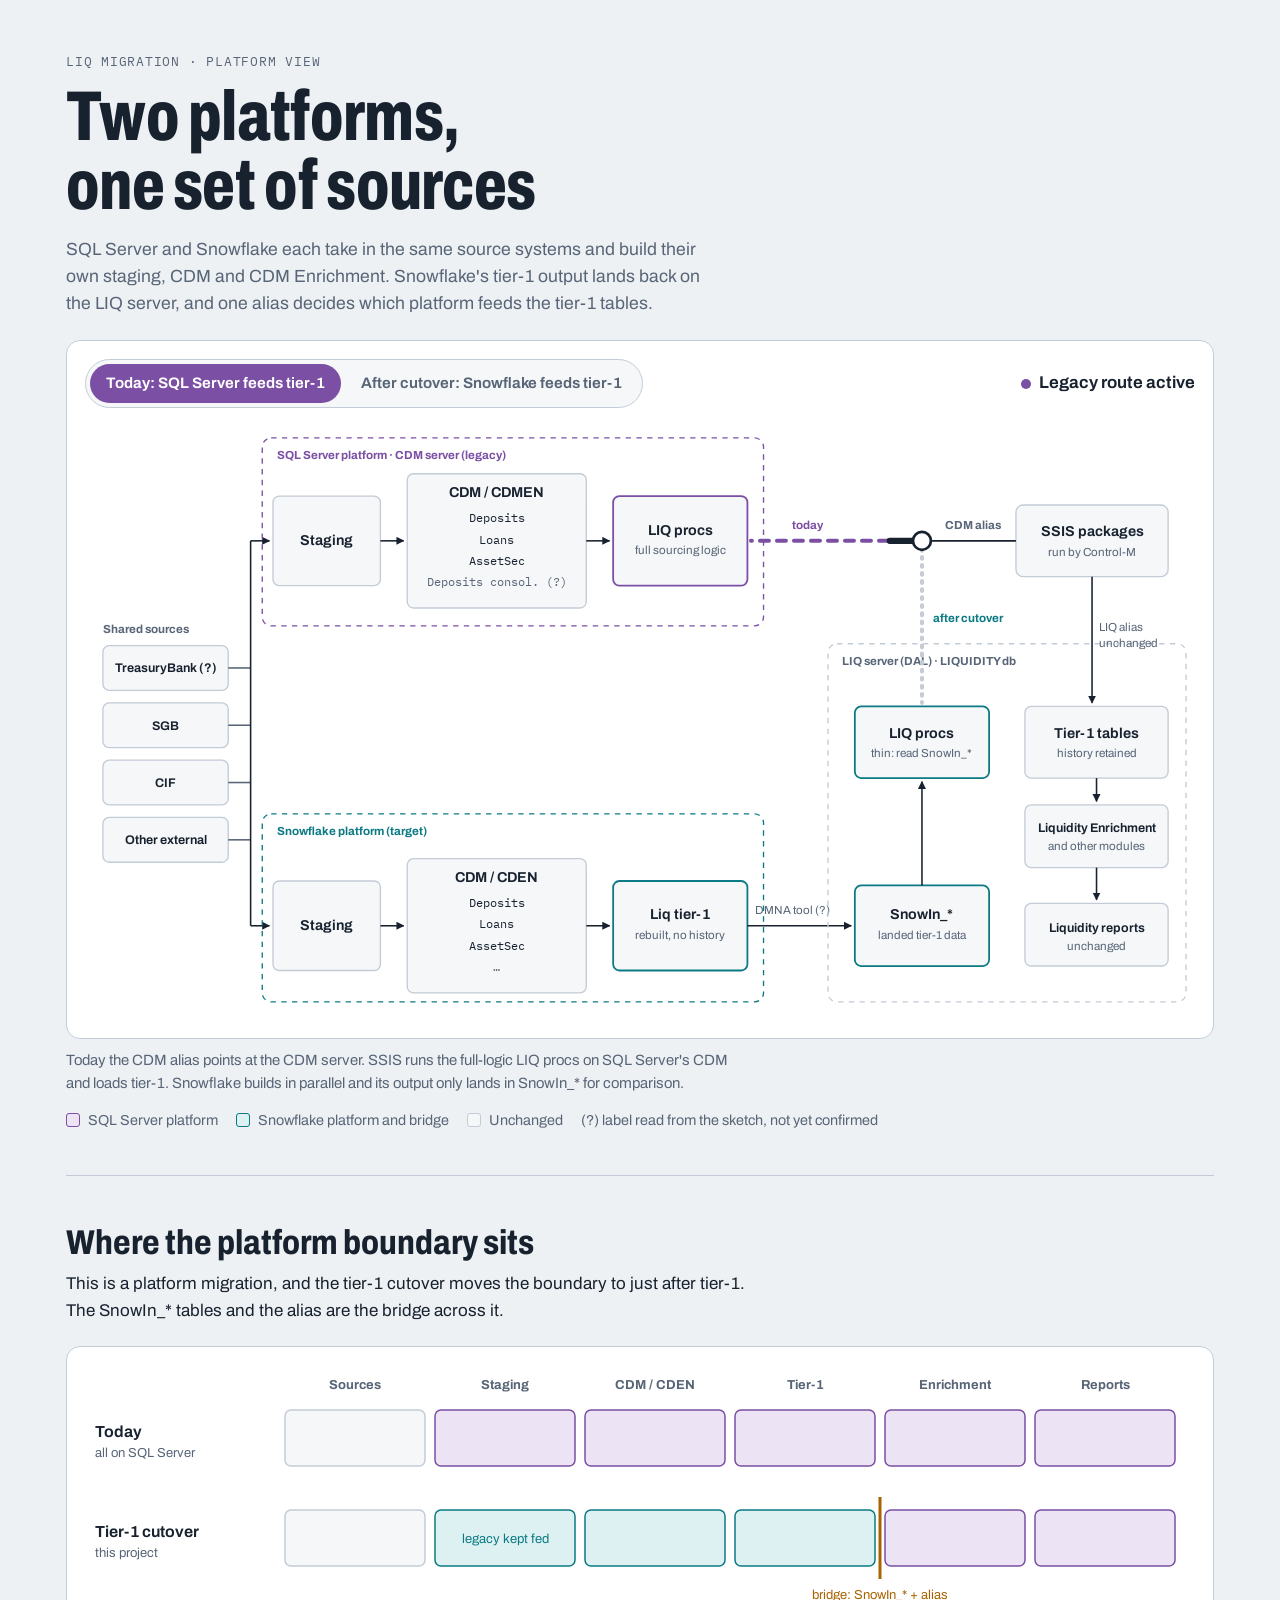
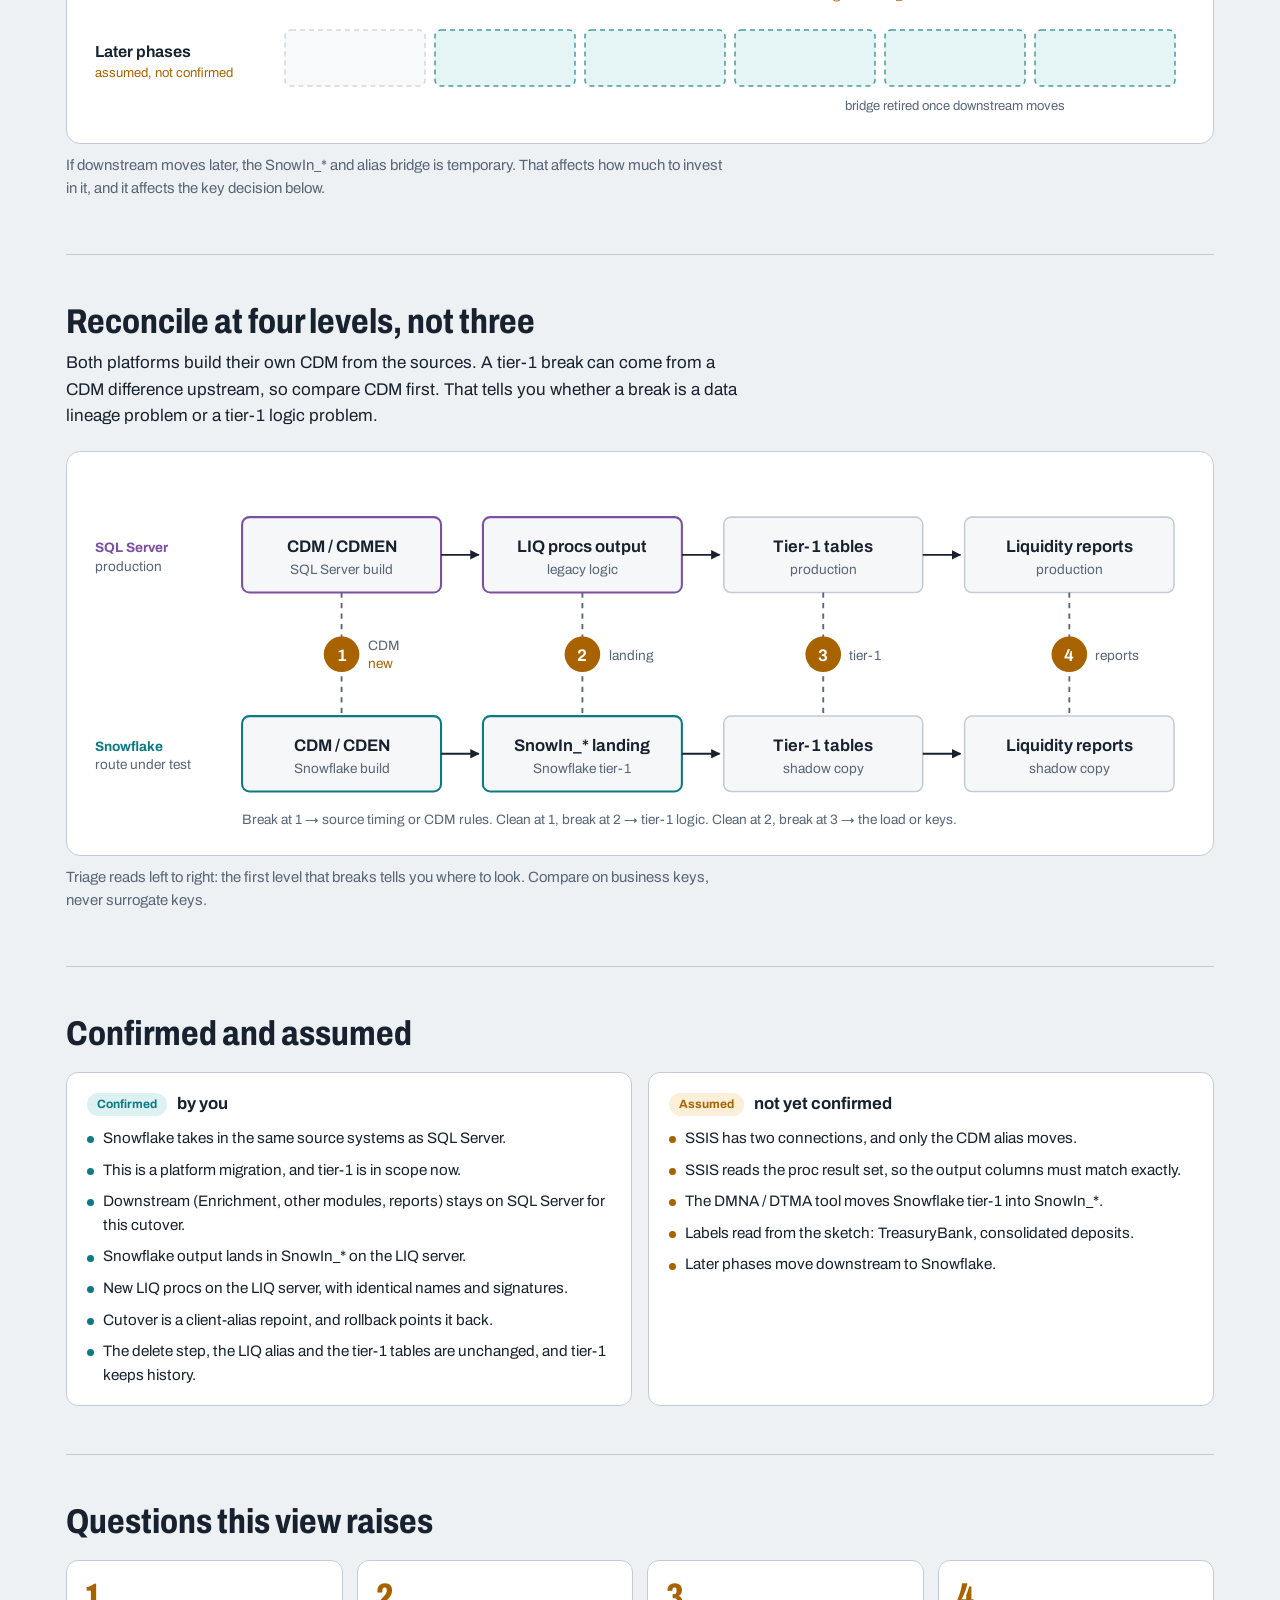
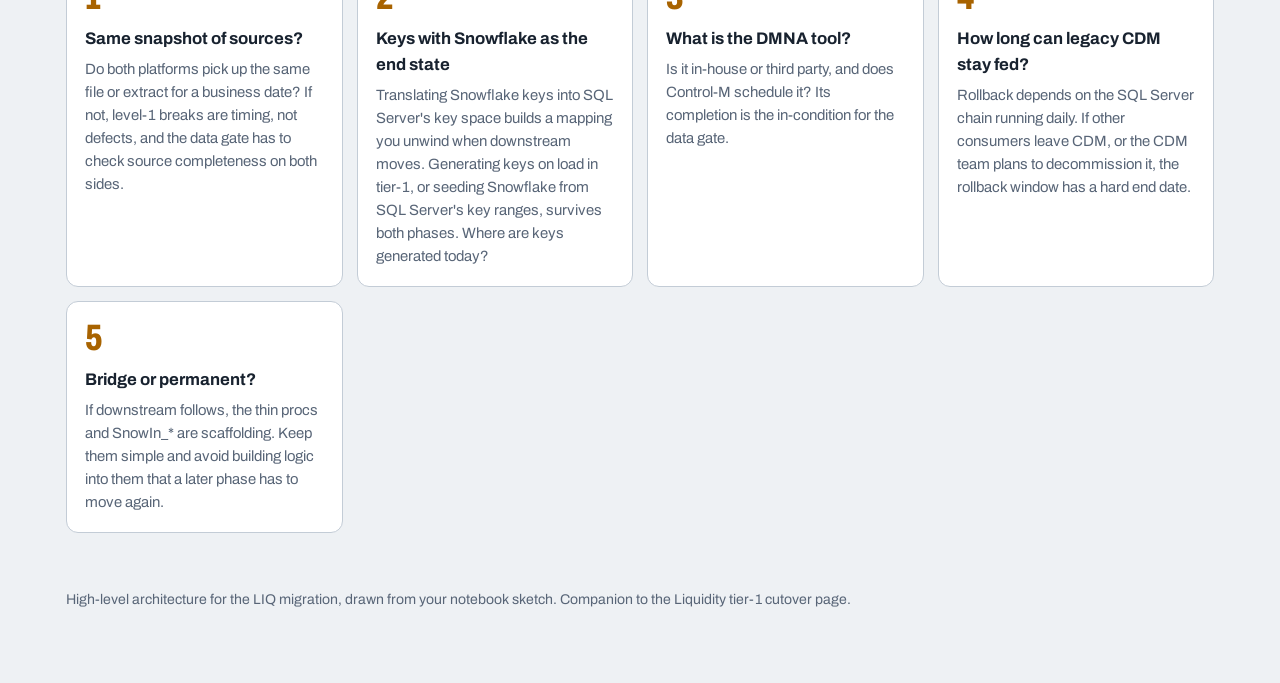
<file: liq-platform-architecture.html>
<!doctype html>
<html lang="en">
<head>
<meta charset="utf-8">
<meta name="viewport" content="width=device-width, initial-scale=1, viewport-fit=cover">
<title>LIQ Platform Architecture</title>
<meta name="claude:viewport-fit-sides" content="cover">
<link rel="preconnect" href="https://fonts.googleapis.com">
<link rel="preconnect" href="https://fonts.gstatic.com" crossorigin>
<link href="https://fonts.googleapis.com/css2?family=Archivo:wdth,wght@62..125,400..800&family=IBM+Plex+Mono:wght@500&display=swap" rel="stylesheet">
<style>
/* Layout: one column of wide diagram panels, read top to bottom; matches the cutover page's visual vocabulary */
:root{
  --paper:#EEF1F4; --panel:#FFFFFF; --tile:#F5F7F9; --ink:#18222F; --muted:#586577; --line:#C3CCD6;
  --legacy:#7B4FA3; --legacy-soft:#ECE3F5; --snow:#0B7A84; --snow-soft:#DDF1F2;
  --gate:#A86300; --gate-soft:#FCEFD9; --bad:#B42318; --bad-soft:#FBE4E1; --ok:#2F7D32; --on-accent:#FFFFFF;
  --display:'Archivo','Helvetica Neue',Arial,sans-serif; --mono:'IBM Plex Mono',ui-monospace,Menlo,Consolas,monospace;
}
@media (prefers-color-scheme: dark){
  :root:not([data-theme="light"]){
    --paper:#121920; --panel:#18212B; --tile:#1F2A36; --ink:#E4E9EE; --muted:#9AA6B3; --line:#34414F;
    --legacy:#B58EDB; --legacy-soft:#2E2540; --snow:#4CC3CC; --snow-soft:#173539;
    --gate:#E8A23D; --gate-soft:#3A2C14; --bad:#F2796B; --bad-soft:#3D1F1C; --ok:#79C47D; --on-accent:#121920;
    color-scheme: dark;
  }
}
:root[data-theme="dark"]{
  --paper:#121920; --panel:#18212B; --tile:#1F2A36; --ink:#E4E9EE; --muted:#9AA6B3; --line:#34414F;
  --legacy:#B58EDB; --legacy-soft:#2E2540; --snow:#4CC3CC; --snow-soft:#173539;
  --gate:#E8A23D; --gate-soft:#3A2C14; --bad:#F2796B; --bad-soft:#3D1F1C; --ok:#79C47D; --on-accent:#121920;
  color-scheme: dark;
}
*,*::before,*::after{box-sizing:border-box}
body{margin:0; background:var(--paper); color:var(--ink); font-family:var(--display); font-size:17px; line-height:1.55; -webkit-font-smoothing:antialiased}
main{max-width:1180px; margin:0 auto; padding-block:0 72px; padding-left:max(16px, env(safe-area-inset-left, 0px)); padding-right:max(16px, env(safe-area-inset-right, 0px))}
.hero{padding:52px 0 4px}
.eyebrow{font-family:var(--mono); font-size:.8rem; letter-spacing:.06em; text-transform:uppercase; color:var(--muted); margin:0 0 10px}
h1{font-stretch:72%; font-weight:800; font-size:clamp(2.4rem,6.5vw,4.4rem); line-height:.98; letter-spacing:-.01em; margin:0 0 16px; max-width:15ch; text-wrap:balance}
.lede{max-width:64ch; color:var(--muted); font-size:1.1rem; margin:0}
section{padding:48px 0 8px; border-top:1px solid var(--line); margin-top:40px}
h2{font-stretch:82%; font-weight:750; font-size:clamp(1.5rem,3.3vw,2.15rem); line-height:1.08; margin:0 0 10px; text-wrap:balance}
p{max-width:68ch; margin:0 0 12px}
figure{margin:22px 0 6px}
.fig{background:var(--panel); border:1px solid var(--line); border-radius:14px; padding:18px; overflow-x:auto}
.fig svg{display:block; width:100%; height:auto}
figcaption{color:var(--muted); font-size:.93rem; margin-top:10px; max-width:74ch}

.dg text{font-family:var(--display)}
.dg .t{font-size:16px; font-weight:650; fill:var(--ink)}
.dg .sm{font-size:14px}
.dg .s{font-size:13px; fill:var(--muted)}
.dg .lab{font-size:13px; font-weight:700; fill:var(--muted)}
.dg .m{font-family:var(--mono); font-size:13px; fill:var(--ink)}
.dg .c{text-anchor:middle}
.dg .e{text-anchor:end}
.dg .box{fill:var(--tile); stroke:var(--line); stroke-width:1.5}
.dg .box.legacy{stroke:var(--legacy); stroke-width:2}
.dg .box.snow{stroke:var(--snow); stroke-width:2}
.dg .box.gate{stroke:var(--gate); stroke-width:2; fill:var(--gate-soft)}
.dg .box.bad{stroke:var(--bad); stroke-width:2; fill:var(--bad-soft)}
.dg .fill-legacy{fill:var(--legacy-soft); stroke:var(--legacy); stroke-width:1.5}
.dg .fill-snow{fill:var(--snow-soft); stroke:var(--snow); stroke-width:1.5}
.dg .fill-tile{fill:var(--tile); stroke:var(--line); stroke-width:1.5}
.dg .zone{fill:none; stroke:var(--line); stroke-width:1.5; stroke-dasharray:6 6}
.dg .zone.legacy{stroke:var(--legacy)} .dg .zone.snow{stroke:var(--snow)}
.dg .wire{fill:none; stroke:var(--ink); stroke-width:1.75}
.dg .wire.muted{stroke:var(--muted)}
.dg .wire.gate{stroke:var(--gate); stroke-width:2}
.dg .wire.bad{stroke:var(--bad)}
.dg .dash{stroke-dasharray:5 5}
.dg .f-legacy{fill:var(--legacy)} .dg .f-snow{fill:var(--snow)} .dg .f-gate{fill:var(--gate)} .dg .f-bad{fill:var(--bad)} .dg .f-on{fill:var(--on-accent)}
.ah-ink{fill:var(--ink)} .ah-muted{fill:var(--muted)} .ah-gate{fill:var(--gate)}

.switch-head{display:flex; flex-wrap:wrap; gap:14px 20px; align-items:center; justify-content:space-between; margin-bottom:12px}
.toggle{display:inline-flex; flex-wrap:wrap; border:1px solid var(--line); border-radius:999px; padding:4px; background:var(--tile); gap:4px}
.toggle button{font:inherit; font-weight:650; font-size:.95rem; border:0; background:transparent; color:var(--muted); padding:8px 16px; border-radius:999px; cursor:pointer}
.toggle button[aria-pressed="true"][data-route="legacy"]{background:var(--legacy); color:var(--on-accent)}
.toggle button[aria-pressed="true"][data-route="snow"]{background:var(--snow); color:var(--on-accent)}
.toggle button:focus-visible{outline:2px solid var(--ink); outline-offset:2px}
.state{font-weight:650; margin:0}
.state .dot{display:inline-block; width:10px; height:10px; border-radius:50%; margin-right:8px; vertical-align:middle}
.route{fill:none; stroke-width:4.5; stroke-linecap:round; stroke-linejoin:round; transition:stroke .3s, opacity .3s}
.route.legacy{stroke:var(--legacy)} .route.snow{stroke:var(--snow)}
.switch[data-route="legacy"] .route.legacy, .switch[data-route="snow"] .route.snow{stroke-dasharray:10 9; animation:flow .9s linear infinite}
.switch[data-route="legacy"] .route.snow, .switch[data-route="snow"] .route.legacy{stroke:var(--line); stroke-dasharray:2 7}
.lever{stroke:var(--ink); stroke-width:7; stroke-linecap:round; transform-box:view-box; transform-origin:935px 135px; transition:transform .45s cubic-bezier(.5,1.6,.4,1)}
.switch[data-route="legacy"] .lever{transform:rotate(180deg)}
.switch[data-route="snow"] .lever{transform:rotate(90deg)}
.hub{fill:var(--panel); stroke:var(--ink); stroke-width:3}
@keyframes flow{to{stroke-dashoffset:-19}}

.legend{display:flex; flex-wrap:wrap; gap:8px 18px; margin:14px 0 0; padding:0; list-style:none; color:var(--muted); font-size:.9rem}
.legend li{display:flex; align-items:center; gap:8px}
.legend i{display:inline-block; width:14px; height:14px; border-radius:3px; border:1.5px solid}

.split{display:grid; grid-template-columns:repeat(auto-fit,minmax(300px,1fr)); gap:16px; margin-top:20px}
.col{background:var(--panel); border:1px solid var(--line); border-radius:12px; padding:18px 20px; min-width:0}
.col h3{margin:0 0 10px; font-size:1.05rem; display:flex; align-items:center; gap:10px}
.pill{font-size:.75rem; font-weight:700; padding:2px 10px; border-radius:999px}
.pill.ok{background:var(--snow-soft); color:var(--snow)}
.pill.as{background:var(--gate-soft); color:var(--gate)}
.col ul{margin:0; padding:0; list-style:none; display:grid; gap:8px}
.col li{padding-left:16px; position:relative; font-size:.95rem}
.col li::before{content:""; position:absolute; left:0; top:.6em; width:7px; height:7px; border-radius:50%; background:var(--line)}
.col.confirmed li::before{background:var(--snow)}
.col.assumed li::before{background:var(--gate)}

.qs{display:grid; grid-template-columns:repeat(auto-fit,minmax(260px,1fr)); gap:14px; margin-top:20px}
.qs div{background:var(--panel); border:1px solid var(--line); border-radius:12px; padding:18px; min-width:0}
.qs .n{font-stretch:72%; font-weight:800; font-size:2.3rem; line-height:1; color:var(--gate)}
.qs h3{margin:8px 0 6px; font-size:1.05rem}
.qs p{color:var(--muted); font-size:.93rem; margin:0}
footer{color:var(--muted); font-size:.88rem; margin-top:48px}
@media (max-width:640px){ .hero{padding-top:34px} .fig{padding:12px} }
@media (prefers-reduced-motion: reduce){ .switch .route{animation:none !important} .lever,.route{transition:none} }
</style>

<svg width="0" height="0" style="position:absolute" aria-hidden="true" focusable="false">
  <defs>
    <marker id="ah-ink" viewBox="0 0 10 10" refX="9" refY="5" markerWidth="9" markerHeight="9" markerUnits="userSpaceOnUse" orient="auto"><path class="ah-ink" d="M0,0 L10,5 L0,10 z"/></marker>
    <marker id="ah-muted" viewBox="0 0 10 10" refX="9" refY="5" markerWidth="9" markerHeight="9" markerUnits="userSpaceOnUse" orient="auto"><path class="ah-muted" d="M0,0 L10,5 L0,10 z"/></marker>
    <marker id="ah-gate" viewBox="0 0 10 10" refX="9" refY="5" markerWidth="9" markerHeight="9" markerUnits="userSpaceOnUse" orient="auto"><path class="ah-gate" d="M0,0 L10,5 L0,10 z"/></marker>
  </defs>
</svg>

<main>
<header class="hero">
  <p class="eyebrow">LIQ migration · platform view</p>
  <h1>Two platforms, one set of sources</h1>
  <p class="lede">SQL Server and Snowflake each take in the same source systems and build their own staging, CDM and CDM Enrichment. Snowflake's tier-1 output lands back on the LIQ server, and one alias decides which platform feeds the tier-1 tables.</p>

  <figure>
    <div class="fig switch" id="switch" data-route="legacy">
      <div class="switch-head">
        <div class="toggle" role="group" aria-label="Which platform feeds tier-1">
          <button type="button" data-route="legacy" aria-pressed="true">Today: SQL Server feeds tier-1</button>
          <button type="button" data-route="snow" aria-pressed="false">After cutover: Snowflake feeds tier-1</button>
        </div>
        <p class="state" id="stateLine"><span class="dot" style="background:var(--legacy)"></span>Legacy route active</p>
      </div>
      <svg class="dg" viewBox="0 0 1240 670" style="min-width:900px" role="img" aria-labelledby="archTitle">
        <title id="archTitle">Shared source systems feed both the SQL Server and Snowflake platforms. Each builds staging, CDM and tier-1 logic. Snowflake output lands in SnowIn tables on the LIQ server. SSIS reads through the CDM alias from either the legacy LIQ procs or the thin LIQ procs, and loads tier-1 through the unchanged LIQ alias.</title>

        <!-- shared sources -->
        <text class="lab" x="20" y="238">Shared sources</text>
        <rect class="box" x="20" y="252" width="140" height="50" rx="7"/><text class="t sm c" x="90" y="282">TreasuryBank (?)</text>
        <rect class="box" x="20" y="316" width="140" height="50" rx="7"/><text class="t sm c" x="90" y="346">SGB</text>
        <rect class="box" x="20" y="380" width="140" height="50" rx="7"/><text class="t sm c" x="90" y="410">CIF</text>
        <rect class="box" x="20" y="444" width="140" height="50" rx="7"/><text class="t sm c" x="90" y="474">Other external</text>
        <line class="wire muted" x1="160" y1="277" x2="185" y2="277"/>
        <line class="wire muted" x1="160" y1="341" x2="185" y2="341"/>
        <line class="wire muted" x1="160" y1="405" x2="185" y2="405"/>
        <line class="wire muted" x1="160" y1="469" x2="185" y2="469"/>
        <line class="wire" x1="185" y1="135" x2="185" y2="565"/>
        <line class="wire" x1="185" y1="135" x2="206" y2="135" marker-end="url(#ah-ink)"/>
        <line class="wire" x1="185" y1="565" x2="206" y2="565" marker-end="url(#ah-ink)"/>

        <!-- SQL Server lane -->
        <rect class="zone legacy" x="198" y="20" width="560" height="210" rx="10"/>
        <text class="lab f-legacy" x="214" y="44">SQL Server platform · CDM server (legacy)</text>
        <rect class="box" x="210" y="85" width="120" height="100" rx="7"/>
        <text class="t c" x="270" y="140">Staging</text>
        <line class="wire" x1="330" y1="135" x2="356" y2="135" marker-end="url(#ah-ink)"/>
        <rect class="box" x="360" y="60" width="200" height="150" rx="7"/>
        <text class="t c" x="460" y="86">CDM / CDMEN</text>
        <text class="m c" x="460" y="114">Deposits</text>
        <text class="m c" x="460" y="138">Loans</text>
        <text class="m c" x="460" y="162">AssetSec</text>
        <text class="m c" x="460" y="186" style="fill:var(--muted)">Deposits consol. (?)</text>
        <line class="wire" x1="560" y1="135" x2="586" y2="135" marker-end="url(#ah-ink)"/>
        <rect class="box legacy" x="590" y="85" width="150" height="100" rx="7"/>
        <text class="t c" x="665" y="128">LIQ procs</text>
        <text class="s c" x="665" y="150">full sourcing logic</text>

        <!-- Snowflake lane -->
        <rect class="zone snow" x="198" y="440" width="560" height="210" rx="10"/>
        <text class="lab f-snow" x="214" y="464">Snowflake platform (target)</text>
        <rect class="box" x="210" y="515" width="120" height="100" rx="7"/>
        <text class="t c" x="270" y="570">Staging</text>
        <line class="wire" x1="330" y1="565" x2="356" y2="565" marker-end="url(#ah-ink)"/>
        <rect class="box" x="360" y="490" width="200" height="150" rx="7"/>
        <text class="t c" x="460" y="516">CDM / CDEN</text>
        <text class="m c" x="460" y="544">Deposits</text>
        <text class="m c" x="460" y="568">Loans</text>
        <text class="m c" x="460" y="592">AssetSec</text>
        <text class="m c" x="460" y="616" style="fill:var(--muted)">…</text>
        <line class="wire" x1="560" y1="565" x2="586" y2="565" marker-end="url(#ah-ink)"/>
        <rect class="box snow" x="590" y="515" width="150" height="100" rx="7"/>
        <text class="t c" x="665" y="558">Liq tier-1</text>
        <text class="s c" x="665" y="580">rebuilt, no history</text>

        <!-- landing tool -->
        <line class="wire" x1="740" y1="565" x2="856" y2="565" marker-end="url(#ah-ink)"/>
        <text class="s c" x="790" y="552">DMNA tool (?)</text>

        <!-- LIQ server -->
        <rect class="zone" x="830" y="250" width="400" height="400" rx="10"/>
        <text class="lab" x="846" y="274">LIQ server (DAL) · LIQUIDITY db</text>
        <rect class="box snow" x="860" y="320" width="150" height="80" rx="7"/>
        <text class="t c" x="935" y="355">LIQ procs</text>
        <text class="s c" x="935" y="377">thin: read SnowIn_*</text>
        <rect class="box snow" x="860" y="520" width="150" height="90" rx="7"/>
        <text class="t c" x="935" y="558">SnowIn_*</text>
        <text class="s c" x="935" y="580">landed tier-1 data</text>
        <line class="wire" x1="935" y1="520" x2="935" y2="404" marker-end="url(#ah-ink)"/>

        <rect class="box" x="1050" y="320" width="160" height="80" rx="7"/>
        <text class="t c" x="1130" y="355">Tier-1 tables</text>
        <text class="s c" x="1130" y="377">history retained</text>
        <line class="wire" x1="1130" y1="400" x2="1130" y2="426" marker-end="url(#ah-ink)"/>
        <rect class="box" x="1050" y="430" width="160" height="70" rx="7"/>
        <text class="t sm c" x="1130" y="460">Liquidity Enrichment</text>
        <text class="s c" x="1130" y="480">and other modules</text>
        <line class="wire" x1="1130" y1="500" x2="1130" y2="536" marker-end="url(#ah-ink)"/>
        <rect class="box" x="1050" y="540" width="160" height="70" rx="7"/>
        <text class="t sm c" x="1130" y="572">Liquidity reports</text>
        <text class="s c" x="1130" y="592">unchanged</text>

        <!-- SSIS -->
        <rect class="box" x="1040" y="95" width="170" height="80" rx="8"/>
        <text class="t c" x="1125" y="130">SSIS packages</text>
        <text class="s c" x="1125" y="152">run by Control-M</text>
        <line class="wire" x1="1125" y1="175" x2="1125" y2="316" marker-end="url(#ah-ink)"/>
        <text class="s" x="1133" y="236">LIQ alias</text>
        <text class="s" x="1133" y="254">unchanged</text>

        <!-- routes and switch -->
        <path class="route legacy" d="M935,135 H744"/>
        <path class="route snow" d="M935,135 V316"/>
        <text class="lab" x="790" y="122" style="fill:var(--legacy)">today</text>
        <text class="lab" x="947" y="226" style="fill:var(--snow)">after cutover</text>
        <line class="wire" x1="1040" y1="135" x2="945" y2="135"/>
        <text class="lab c" x="992" y="122">CDM alias</text>
        <line class="lever" x1="935" y1="135" x2="971" y2="135"/>
        <circle class="hub" cx="935" cy="135" r="10"/>
      </svg>
    </div>
    <figcaption id="switchCaption" aria-live="polite">Today the CDM alias points at the CDM server. SSIS runs the full-logic LIQ procs on SQL Server's CDM and loads tier-1. Snowflake builds in parallel and its output only lands in SnowIn_* for comparison.</figcaption>
  </figure>
  <ul class="legend">
    <li><i style="border-color:var(--legacy);background:var(--legacy-soft)"></i>SQL Server platform</li>
    <li><i style="border-color:var(--snow);background:var(--snow-soft)"></i>Snowflake platform and bridge</li>
    <li><i style="border-color:var(--line);background:var(--tile)"></i>Unchanged</li>
    <li>(?) label read from the sketch, not yet confirmed</li>
  </ul>
</header>

<section aria-labelledby="h-boundary">
  <h2 id="h-boundary">Where the platform boundary sits</h2>
  <p>This is a platform migration, and the tier-1 cutover moves the boundary to just after tier-1. The SnowIn_* tables and the alias are the bridge across it.</p>
  <figure>
    <div class="fig">
      <svg class="dg" viewBox="0 0 1110 360" style="min-width:820px" role="img" aria-label="Today every layer is on SQL Server. After the tier-1 cutover, staging through tier-1 build on Snowflake and downstream stays on SQL Server. Later phases, assumed, move downstream too.">
        <text class="lab c" x="270" y="24">Sources</text>
        <text class="lab c" x="420" y="24">Staging</text>
        <text class="lab c" x="570" y="24">CDM / CDEN</text>
        <text class="lab c" x="720" y="24">Tier-1</text>
        <text class="lab c" x="870" y="24">Enrichment</text>
        <text class="lab c" x="1020" y="24">Reports</text>

        <!-- Today -->
        <text class="t" x="10" y="72">Today</text>
        <text class="s" x="10" y="92">all on SQL Server</text>
        <rect class="fill-tile" x="200" y="45" width="140" height="56" rx="6"/>
        <rect class="fill-legacy" x="350" y="45" width="140" height="56" rx="6"/>
        <rect class="fill-legacy" x="500" y="45" width="140" height="56" rx="6"/>
        <rect class="fill-legacy" x="650" y="45" width="140" height="56" rx="6"/>
        <rect class="fill-legacy" x="800" y="45" width="140" height="56" rx="6"/>
        <rect class="fill-legacy" x="950" y="45" width="140" height="56" rx="6"/>

        <!-- Phase 1 -->
        <text class="t" x="10" y="172">Tier-1 cutover</text>
        <text class="s" x="10" y="192">this project</text>
        <rect class="fill-tile" x="200" y="145" width="140" height="56" rx="6"/>
        <rect class="fill-snow" x="350" y="145" width="140" height="56" rx="6"/>
        <rect class="fill-snow" x="500" y="145" width="140" height="56" rx="6"/>
        <rect class="fill-snow" x="650" y="145" width="140" height="56" rx="6"/>
        <rect class="fill-legacy" x="800" y="145" width="140" height="56" rx="6"/>
        <rect class="fill-legacy" x="950" y="145" width="140" height="56" rx="6"/>
        <line x1="795" y1="132" x2="795" y2="214" style="stroke:var(--gate)" stroke-width="3"/>
        <text class="s c" x="795" y="234" style="fill:var(--gate)">bridge: SnowIn_* + alias</text>
        <text class="s c" x="420" y="178" style="fill:var(--snow)">legacy kept fed</text>

        <!-- Later -->
        <text class="t" x="10" y="292">Later phases</text>
        <text class="s" x="10" y="312" style="fill:var(--gate)">assumed, not confirmed</text>
        <g opacity=".75">
          <rect class="fill-tile" x="200" y="265" width="140" height="56" rx="6" stroke-dasharray="5 4"/>
          <rect class="fill-snow" x="350" y="265" width="140" height="56" rx="6" stroke-dasharray="5 4"/>
          <rect class="fill-snow" x="500" y="265" width="140" height="56" rx="6" stroke-dasharray="5 4"/>
          <rect class="fill-snow" x="650" y="265" width="140" height="56" rx="6" stroke-dasharray="5 4"/>
          <rect class="fill-snow" x="800" y="265" width="140" height="56" rx="6" stroke-dasharray="5 4"/>
          <rect class="fill-snow" x="950" y="265" width="140" height="56" rx="6" stroke-dasharray="5 4"/>
        </g>
        <text class="s c" x="870" y="345">bridge retired once downstream moves</text>
      </svg>
    </div>
    <figcaption>If downstream moves later, the SnowIn_* and alias bridge is temporary. That affects how much to invest in it, and it affects the key decision below.</figcaption>
  </figure>
</section>

<section aria-labelledby="h-recon">
  <h2 id="h-recon">Reconcile at four levels, not three</h2>
  <p>Both platforms build their own CDM from the sources. A tier-1 break can come from a CDM difference upstream, so compare CDM first. That tells you whether a break is a data lineage problem or a tier-1 logic problem.</p>
  <figure>
    <div class="fig">
      <svg class="dg" viewBox="0 0 1060 350" style="min-width:780px" role="img" aria-label="SQL Server and Snowflake compared at four points: CDM, tier-1 output, tier-1 tables and reports.">
        <text class="lab f-legacy" x="10" y="78">SQL Server</text>
        <text class="s" x="10" y="96">production</text>
        <text class="lab f-snow" x="10" y="268">Snowflake</text>
        <text class="s" x="10" y="286">route under test</text>

        <rect class="box legacy" x="150" y="45" width="190" height="72" rx="7"/>
        <text class="t c" x="245" y="78">CDM / CDMEN</text><text class="s c" x="245" y="99">SQL Server build</text>
        <rect class="box legacy" x="380" y="45" width="190" height="72" rx="7"/>
        <text class="t c" x="475" y="78">LIQ procs output</text><text class="s c" x="475" y="99">legacy logic</text>
        <rect class="box" x="610" y="45" width="190" height="72" rx="7"/>
        <text class="t c" x="705" y="78">Tier-1 tables</text><text class="s c" x="705" y="99">production</text>
        <rect class="box" x="840" y="45" width="200" height="72" rx="7"/>
        <text class="t c" x="940" y="78">Liquidity reports</text><text class="s c" x="940" y="99">production</text>
        <line class="wire" x1="340" y1="81" x2="376" y2="81" marker-end="url(#ah-ink)"/>
        <line class="wire" x1="570" y1="81" x2="606" y2="81" marker-end="url(#ah-ink)"/>
        <line class="wire" x1="800" y1="81" x2="836" y2="81" marker-end="url(#ah-ink)"/>

        <rect class="box snow" x="150" y="235" width="190" height="72" rx="7"/>
        <text class="t c" x="245" y="268">CDM / CDEN</text><text class="s c" x="245" y="289">Snowflake build</text>
        <rect class="box snow" x="380" y="235" width="190" height="72" rx="7"/>
        <text class="t c" x="475" y="268">SnowIn_* landing</text><text class="s c" x="475" y="289">Snowflake tier-1</text>
        <rect class="box" x="610" y="235" width="190" height="72" rx="7"/>
        <text class="t c" x="705" y="268">Tier-1 tables</text><text class="s c" x="705" y="289">shadow copy</text>
        <rect class="box" x="840" y="235" width="200" height="72" rx="7"/>
        <text class="t c" x="940" y="268">Liquidity reports</text><text class="s c" x="940" y="289">shadow copy</text>
        <line class="wire" x1="340" y1="271" x2="376" y2="271" marker-end="url(#ah-ink)"/>
        <line class="wire" x1="570" y1="271" x2="606" y2="271" marker-end="url(#ah-ink)"/>
        <line class="wire" x1="800" y1="271" x2="836" y2="271" marker-end="url(#ah-ink)"/>

        <line class="wire muted dash" x1="245" y1="117" x2="245" y2="235"/>
        <circle cx="245" cy="176" r="17" class="f-gate"/><text class="t c f-on" x="245" y="182">1</text>
        <text class="s" x="270" y="172">CDM</text><text class="s" x="270" y="189" style="fill:var(--gate)">new</text>
        <line class="wire muted dash" x1="475" y1="117" x2="475" y2="235"/>
        <circle cx="475" cy="176" r="17" class="f-gate"/><text class="t c f-on" x="475" y="182">2</text>
        <text class="s" x="500" y="181">landing</text>
        <line class="wire muted dash" x1="705" y1="117" x2="705" y2="235"/>
        <circle cx="705" cy="176" r="17" class="f-gate"/><text class="t c f-on" x="705" y="182">3</text>
        <text class="s" x="730" y="181">tier-1</text>
        <line class="wire muted dash" x1="940" y1="117" x2="940" y2="235"/>
        <circle cx="940" cy="176" r="17" class="f-gate"/><text class="t c f-on" x="940" y="182">4</text>
        <text class="s" x="965" y="181">reports</text>

        <text class="s" x="150" y="338">Break at 1 → source timing or CDM rules. Clean at 1, break at 2 → tier-1 logic. Clean at 2, break at 3 → the load or keys.</text>
      </svg>
    </div>
    <figcaption>Triage reads left to right: the first level that breaks tells you where to look. Compare on business keys, never surrogate keys.</figcaption>
  </figure>
</section>

<section aria-labelledby="h-status">
  <h2 id="h-status">Confirmed and assumed</h2>
  <div class="split">
    <div class="col confirmed">
      <h3><span class="pill ok">Confirmed</span>by you</h3>
      <ul>
        <li>Snowflake takes in the same source systems as SQL Server.</li>
        <li>This is a platform migration, and tier-1 is in scope now.</li>
        <li>Downstream (Enrichment, other modules, reports) stays on SQL Server for this cutover.</li>
        <li>Snowflake output lands in SnowIn_* on the LIQ server.</li>
        <li>New LIQ procs on the LIQ server, with identical names and signatures.</li>
        <li>Cutover is a client-alias repoint, and rollback points it back.</li>
        <li>The delete step, the LIQ alias and the tier-1 tables are unchanged, and tier-1 keeps history.</li>
      </ul>
    </div>
    <div class="col assumed">
      <h3><span class="pill as">Assumed</span>not yet confirmed</h3>
      <ul>
        <li>SSIS has two connections, and only the CDM alias moves.</li>
        <li>SSIS reads the proc result set, so the output columns must match exactly.</li>
        <li>The DMNA / DTMA tool moves Snowflake tier-1 into SnowIn_*.</li>
        <li>Labels read from the sketch: TreasuryBank, consolidated deposits.</li>
        <li>Later phases move downstream to Snowflake.</li>
      </ul>
    </div>
  </div>
</section>

<section aria-labelledby="h-q">
  <h2 id="h-q">Questions this view raises</h2>
  <div class="qs">
    <div><span class="n">1</span><h3>Same snapshot of sources?</h3><p>Do both platforms pick up the same file or extract for a business date? If not, level-1 breaks are timing, not defects, and the data gate has to check source completeness on both sides.</p></div>
    <div><span class="n">2</span><h3>Keys with Snowflake as the end state</h3><p>Translating Snowflake keys into SQL Server's key space builds a mapping you unwind when downstream moves. Generating keys on load in tier-1, or seeding Snowflake from SQL Server's key ranges, survives both phases. Where are keys generated today?</p></div>
    <div><span class="n">3</span><h3>What is the DMNA tool?</h3><p>Is it in-house or third party, and does Control-M schedule it? Its completion is the in-condition for the data gate.</p></div>
    <div><span class="n">4</span><h3>How long can legacy CDM stay fed?</h3><p>Rollback depends on the SQL Server chain running daily. If other consumers leave CDM, or the CDM team plans to decommission it, the rollback window has a hard end date.</p></div>
    <div><span class="n">5</span><h3>Bridge or permanent?</h3><p>If downstream follows, the thin procs and SnowIn_* are scaffolding. Keep them simple and avoid building logic into them that a later phase has to move again.</p></div>
  </div>
</section>

<footer>High-level architecture for the LIQ migration, drawn from your notebook sketch. Companion to the Liquidity tier-1 cutover page.</footer>
</main>

<script>
(function(){
  var fig = document.getElementById('switch');
  var buttons = fig.querySelectorAll('.toggle button');
  var stateLine = document.getElementById('stateLine');
  var caption = document.getElementById('switchCaption');
  var copy = {
    legacy: {state:'Legacy route active', color:'var(--legacy)',
      caption:"Today the CDM alias points at the CDM server. SSIS runs the full-logic LIQ procs on SQL Server's CDM and loads tier-1. Snowflake builds in parallel and its output only lands in SnowIn_* for comparison."},
    snow: {state:'Snowflake route active', color:'var(--snow)',
      caption:"After cutover the CDM alias points at the LIQ server. The same SSIS packages call the thin LIQ procs, which read SnowIn_*. The SQL Server chain keeps running so rollback stays possible."}
  };
  function setRoute(route){
    fig.setAttribute('data-route', route);
    buttons.forEach(function(b){ b.setAttribute('aria-pressed', String(b.dataset.route === route)); });
    stateLine.textContent = '';
    var dot = document.createElement('span'); dot.className = 'dot'; dot.style.background = copy[route].color;
    stateLine.appendChild(dot); stateLine.appendChild(document.createTextNode(copy[route].state));
    caption.textContent = copy[route].caption;
  }
  buttons.forEach(function(b){ b.addEventListener('click', function(){ setRoute(b.dataset.route); }); });
})();
</script>

</html>
</file>
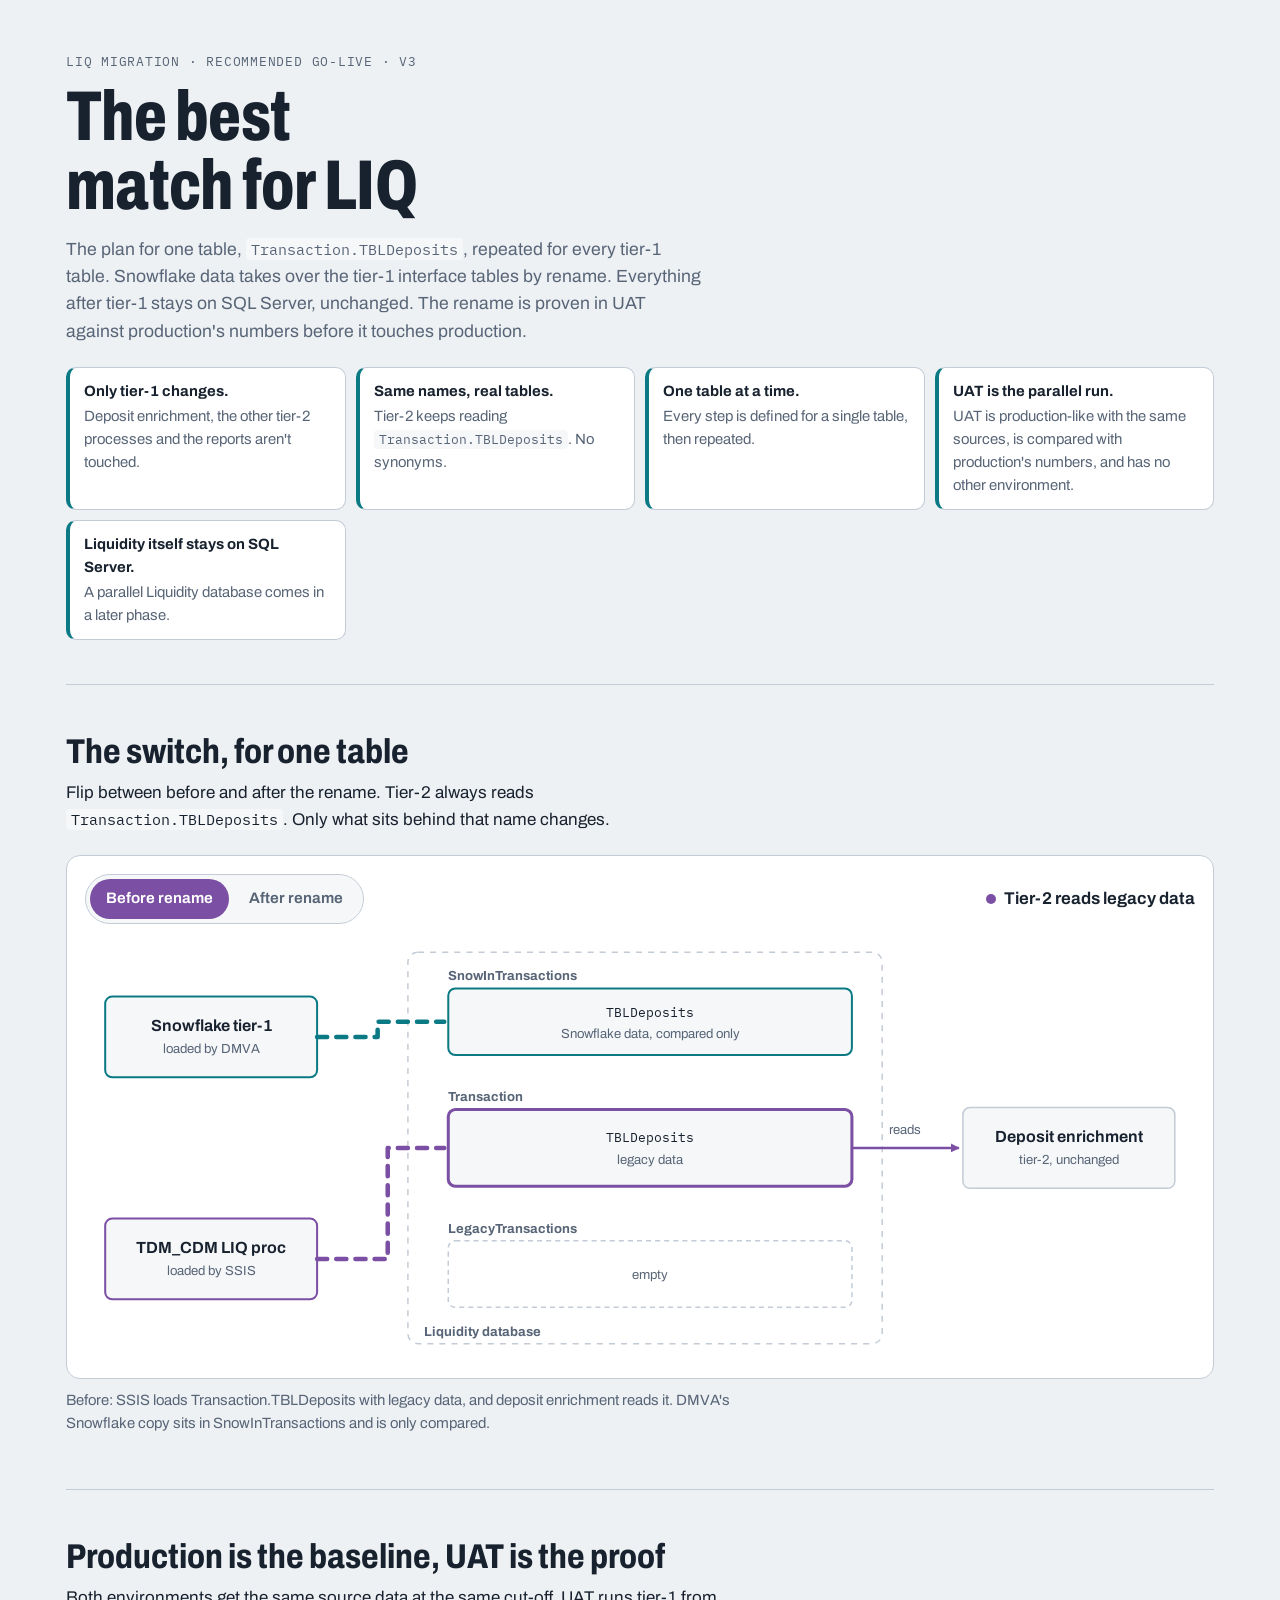
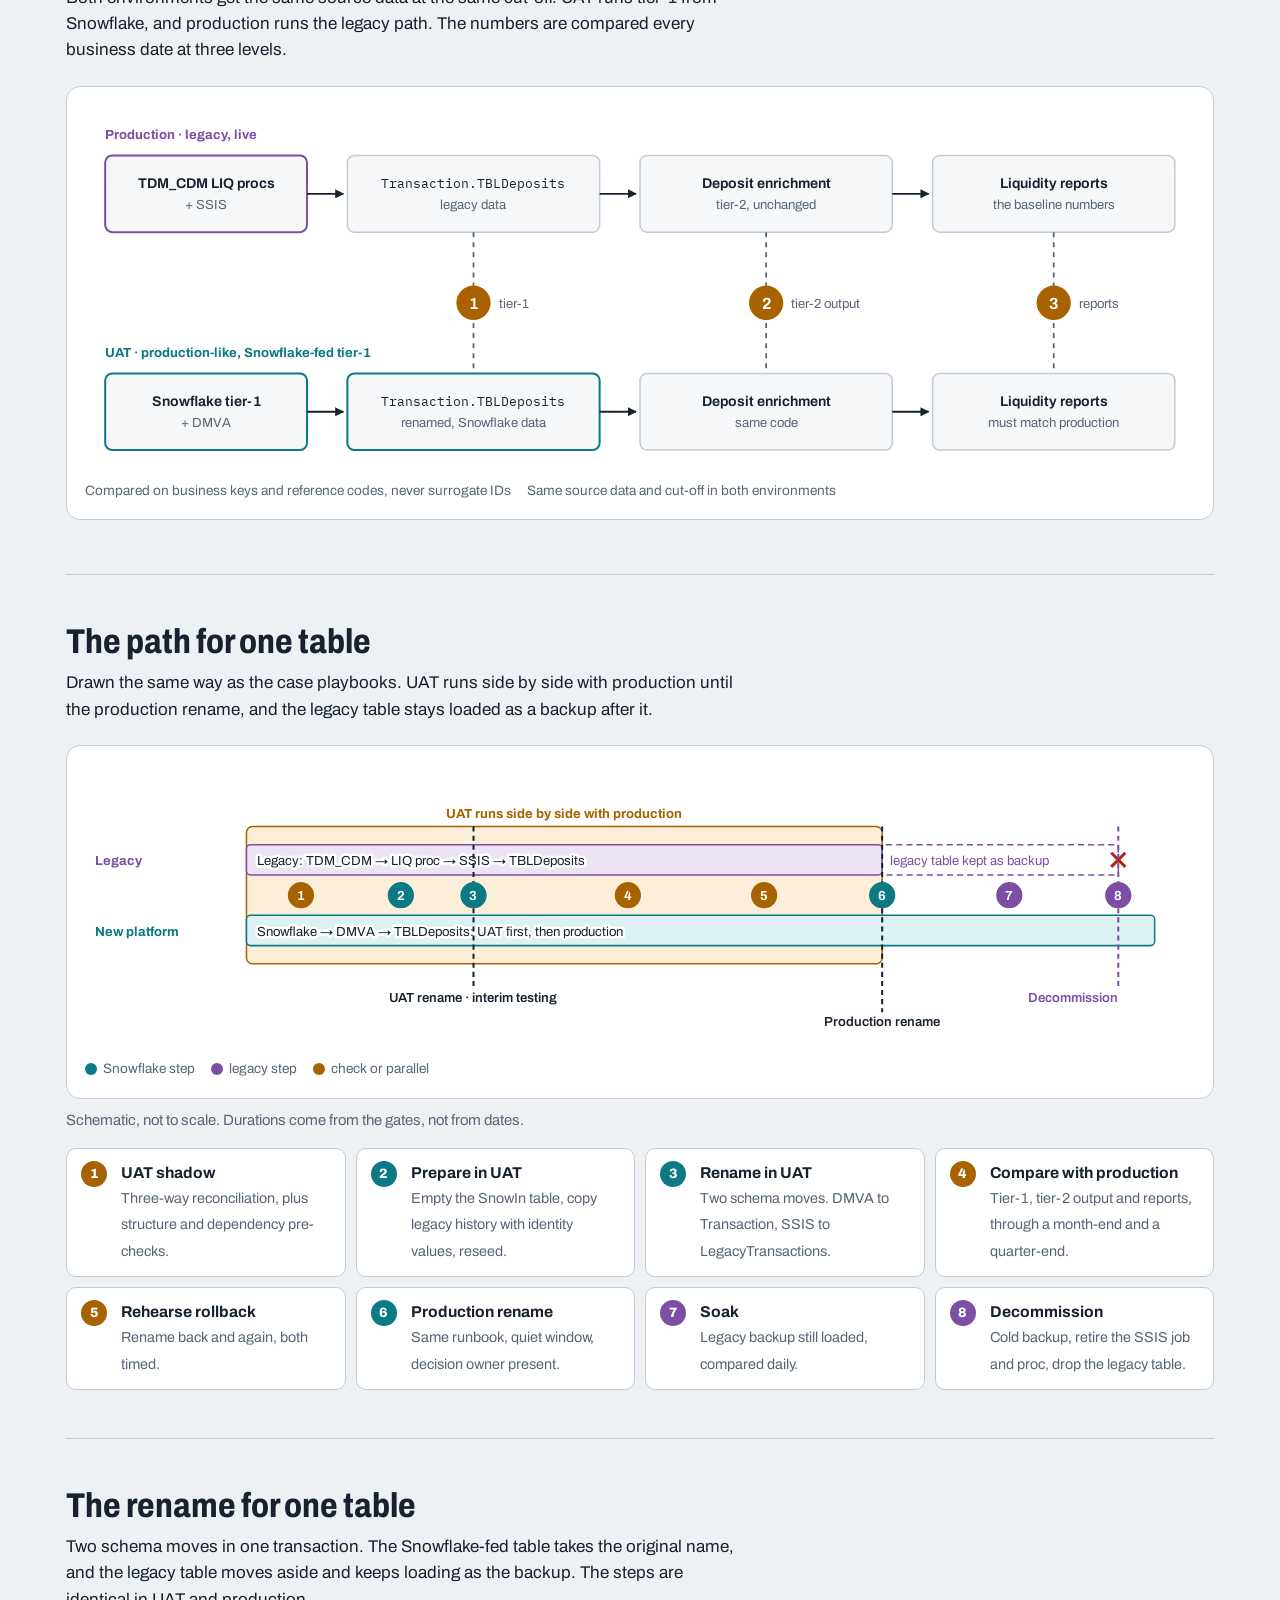
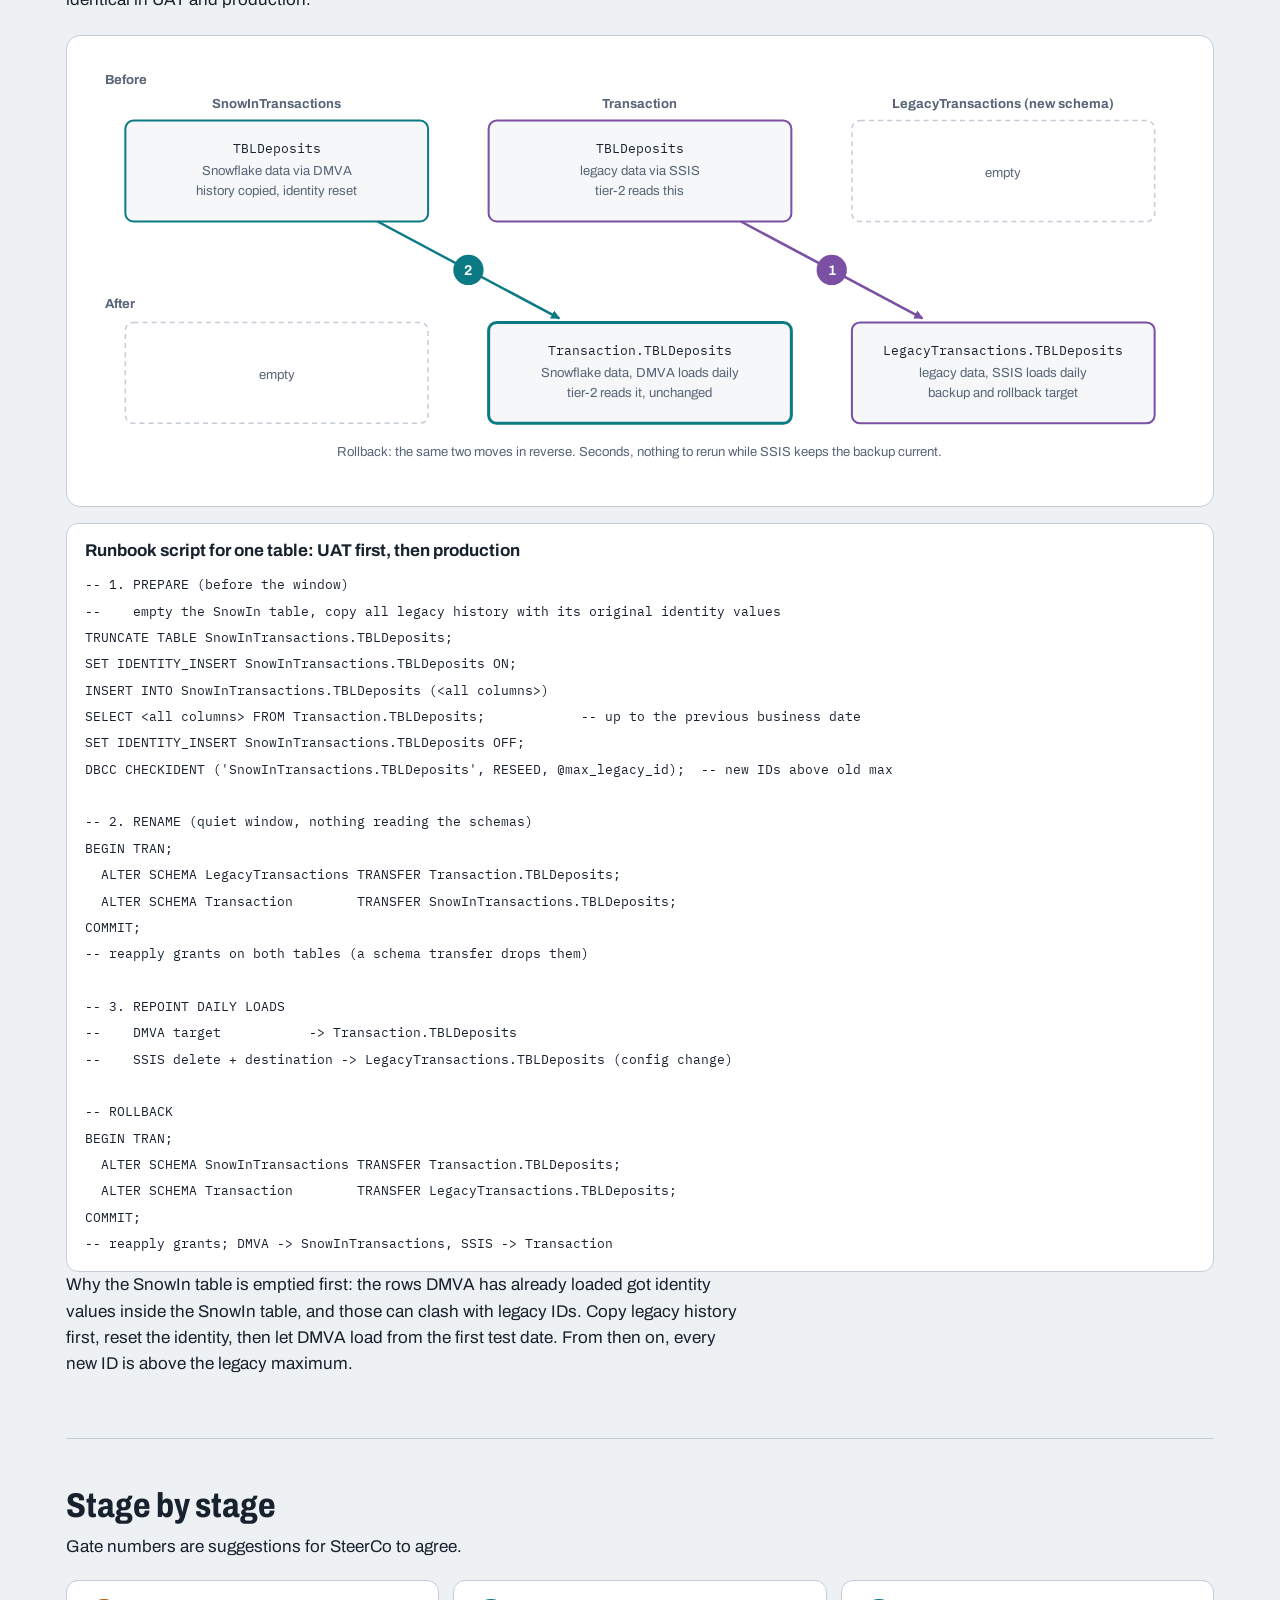
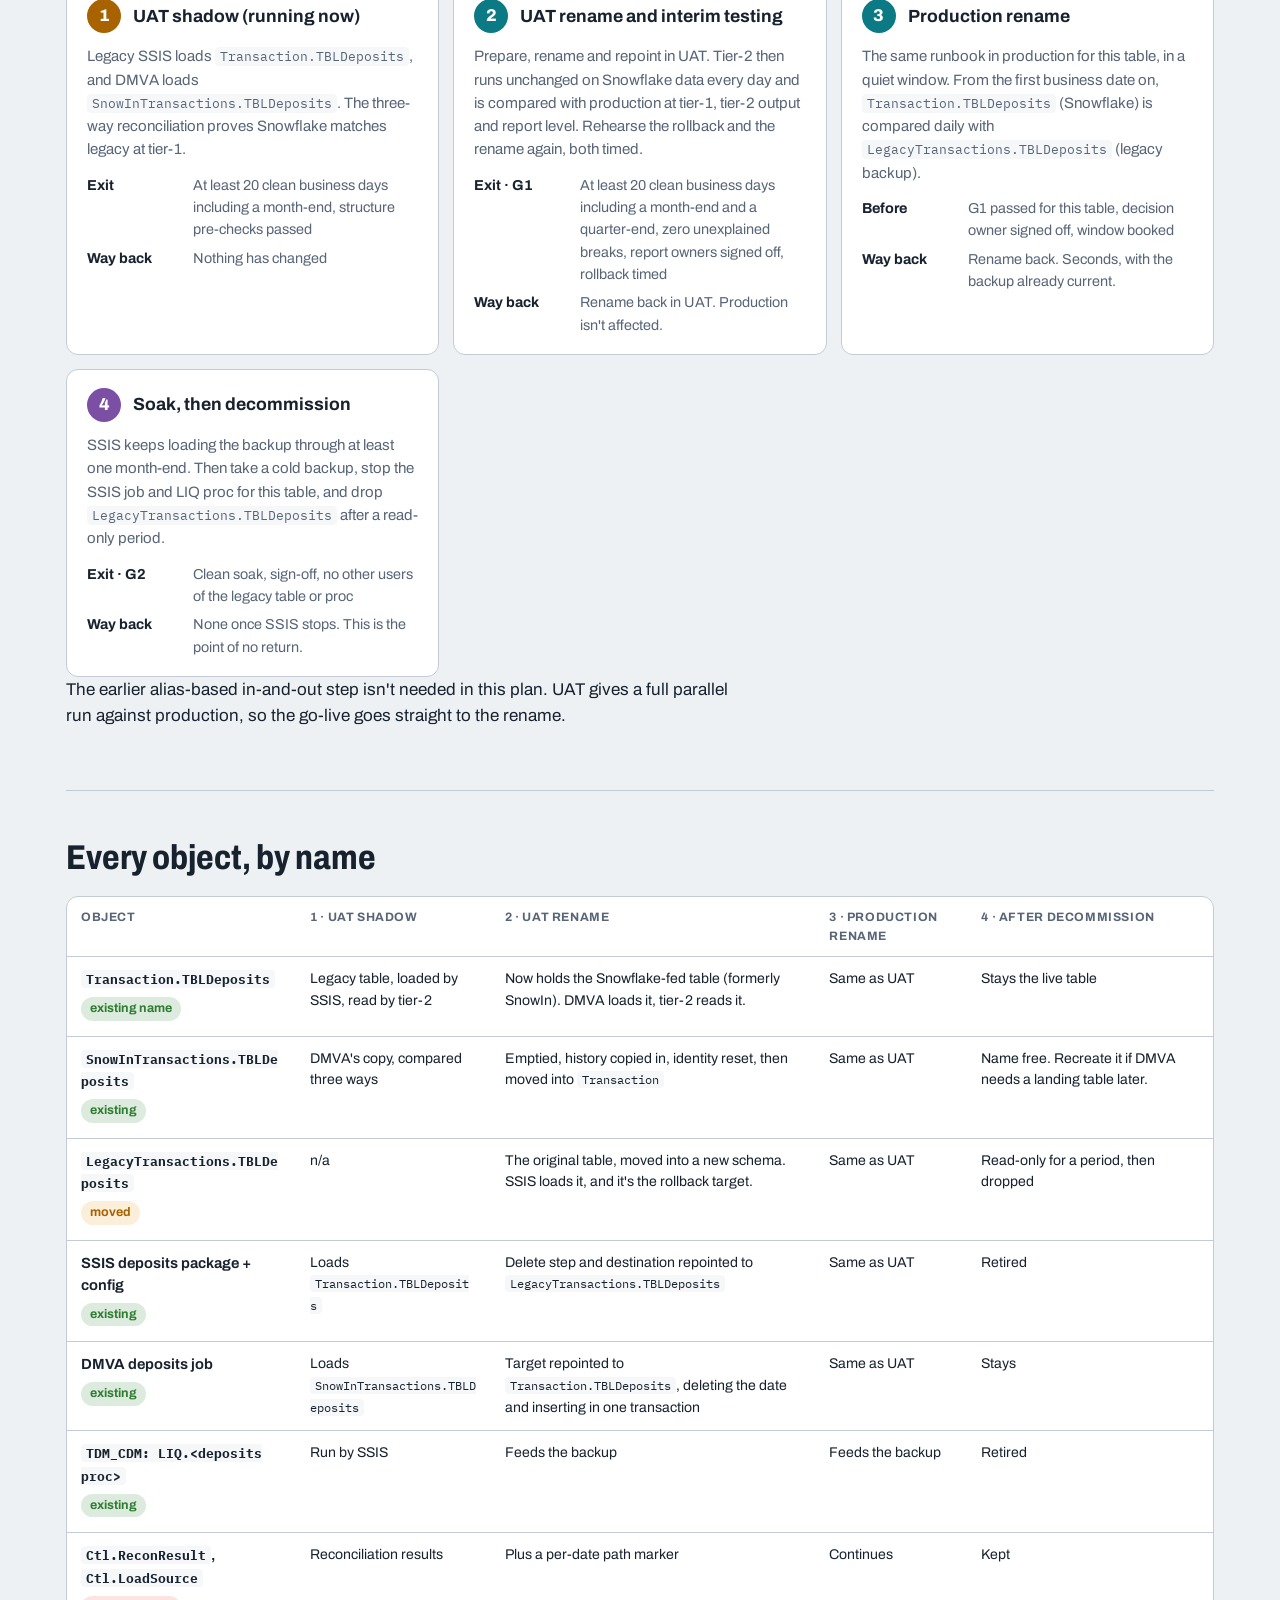
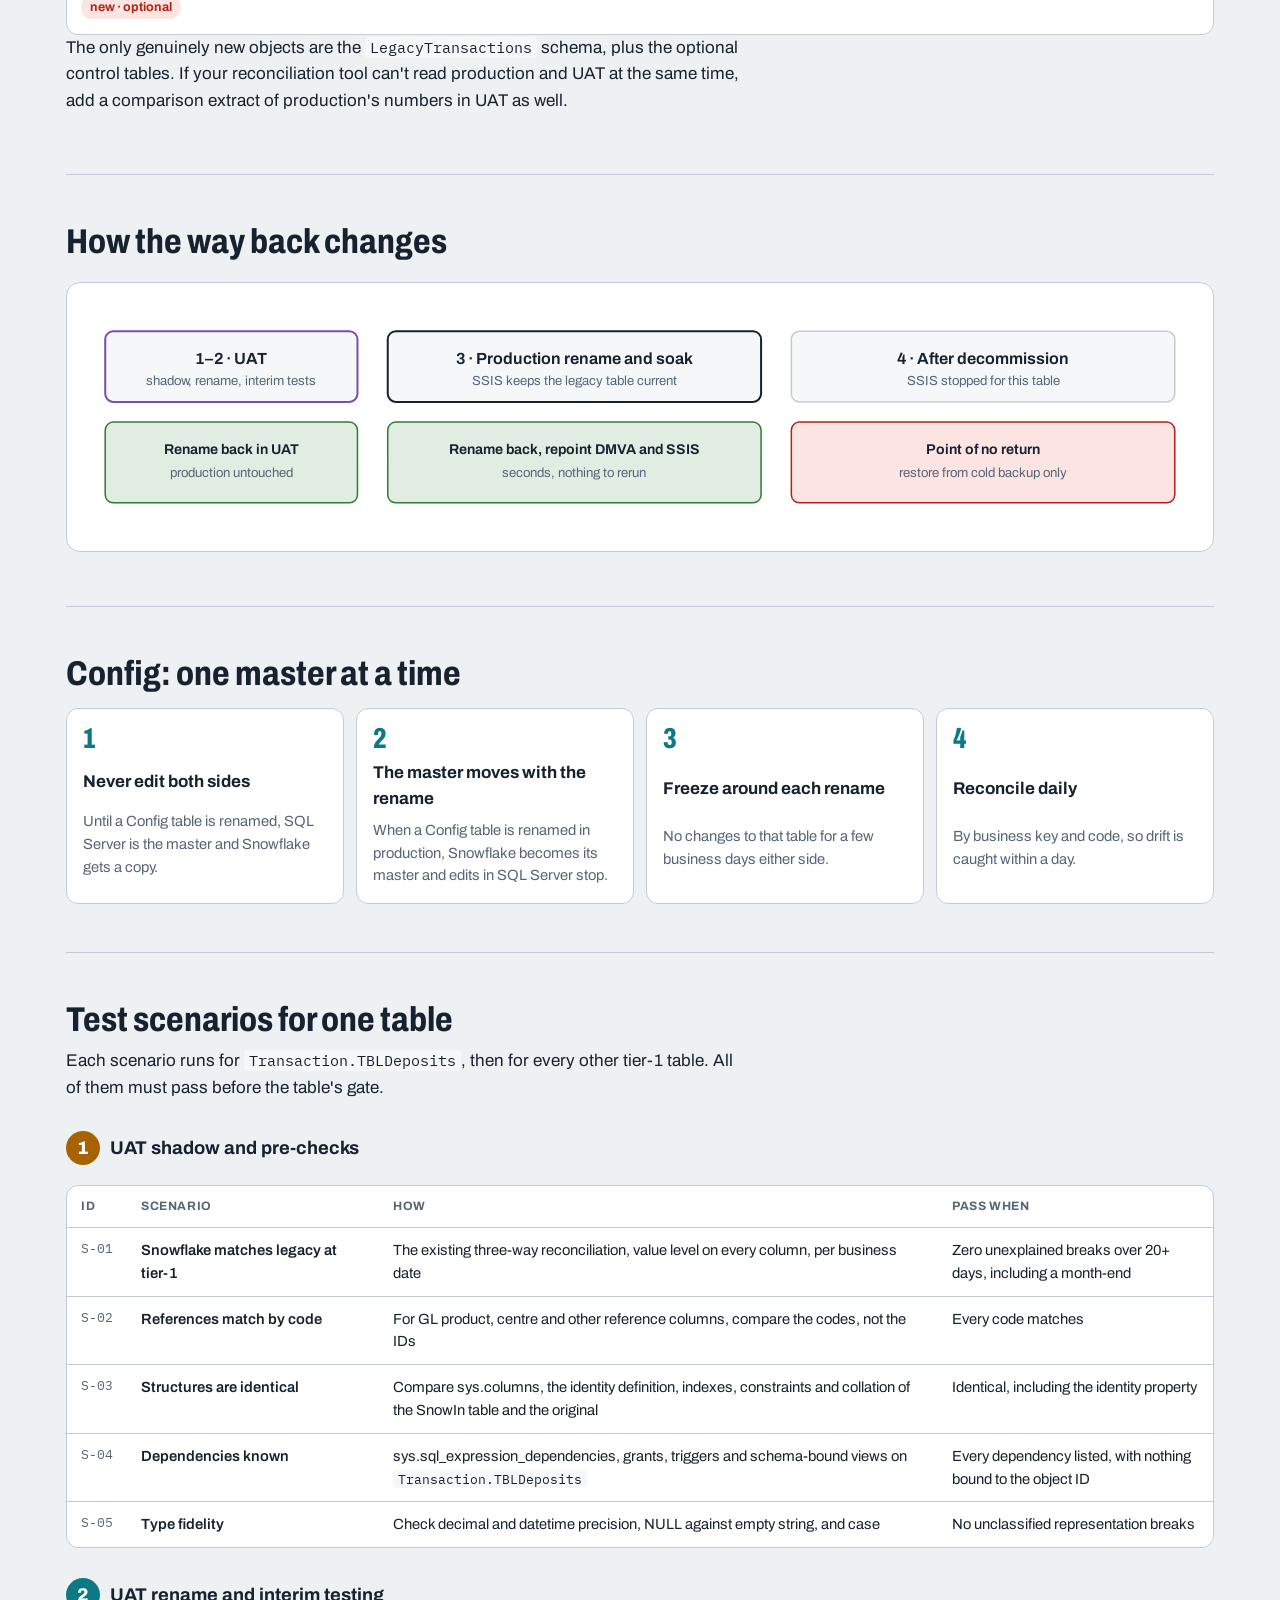
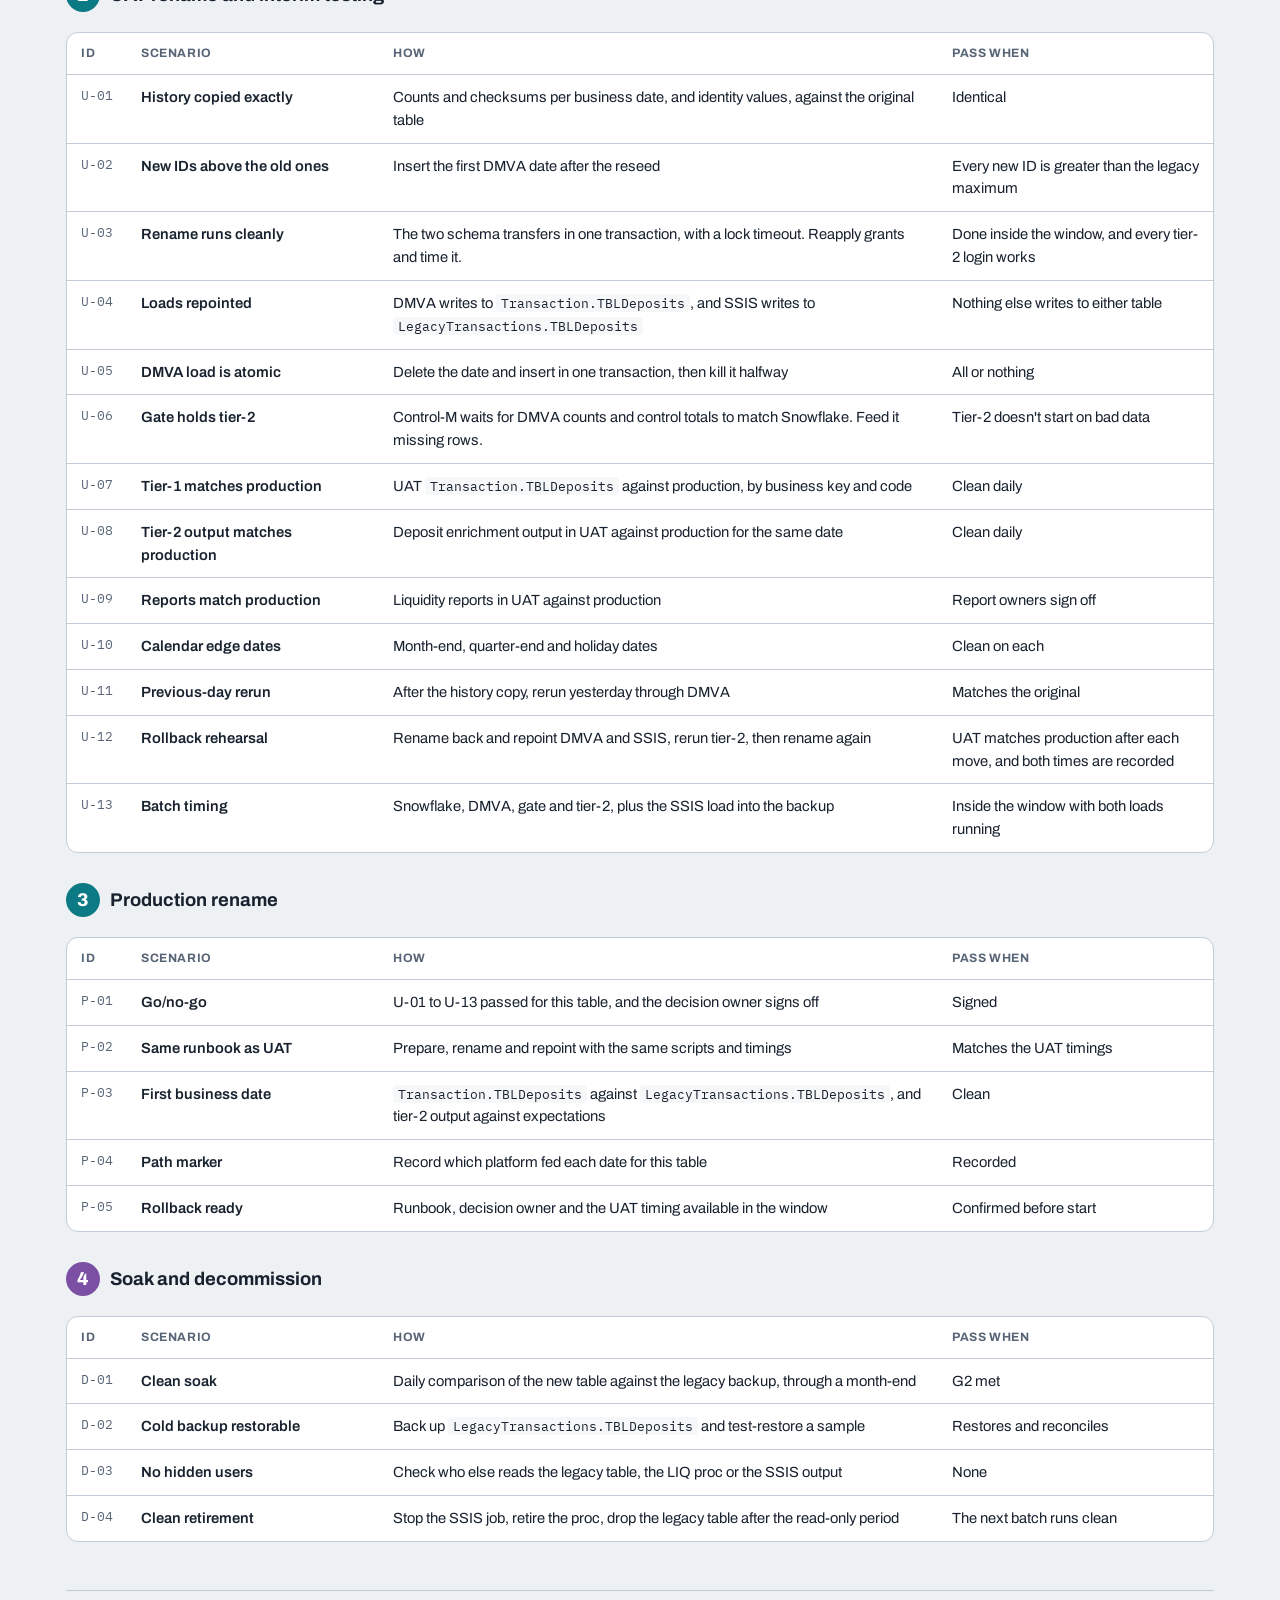
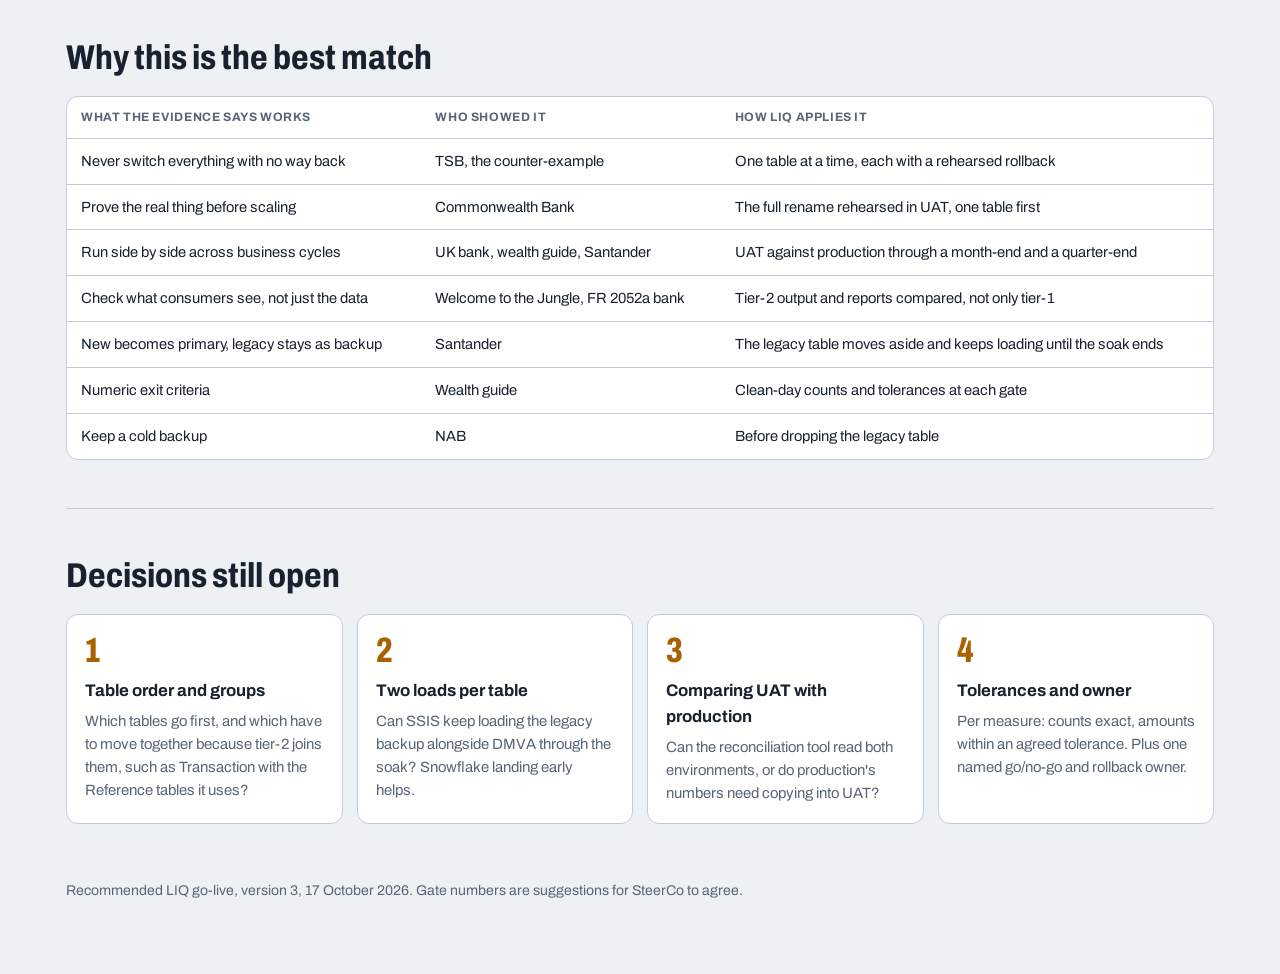
<file: liq-recommended-golive.html>
<!doctype html>
<html lang="en">
<head>
<meta charset="utf-8">
<meta name="viewport" content="width=device-width, initial-scale=1, viewport-fit=cover">
<title>LIQ Recommended Go-Live</title>
<meta name="claude:viewport-fit-sides" content="cover">
<link rel="preconnect" href="https://fonts.googleapis.com">
<link rel="preconnect" href="https://fonts.gstatic.com" crossorigin>
<link href="https://fonts.googleapis.com/css2?family=Archivo:wdth,wght@62..125,400..800&family=IBM+Plex+Mono:wght@500&display=swap" rel="stylesheet">
<style>
/* Layout: one column of wide diagram panels, read top to bottom; matches the cutover page's visual vocabulary */
:root{
  --paper:#EEF1F4; --panel:#FFFFFF; --tile:#F5F7F9; --ink:#18222F; --muted:#586577; --line:#C3CCD6;
  --legacy:#7B4FA3; --legacy-soft:#ECE3F5; --snow:#0B7A84; --snow-soft:#DDF1F2;
  --gate:#A86300; --gate-soft:#FCEFD9; --bad:#B42318; --bad-soft:#FBE4E1; --ok:#2F7D32; --on-accent:#FFFFFF;
  --display:'Archivo','Helvetica Neue',Arial,sans-serif; --mono:'IBM Plex Mono',ui-monospace,Menlo,Consolas,monospace;
}
@media (prefers-color-scheme: dark){
  :root:not([data-theme="light"]){
    --paper:#121920; --panel:#18212B; --tile:#1F2A36; --ink:#E4E9EE; --muted:#9AA6B3; --line:#34414F;
    --legacy:#B58EDB; --legacy-soft:#2E2540; --snow:#4CC3CC; --snow-soft:#173539;
    --gate:#E8A23D; --gate-soft:#3A2C14; --bad:#F2796B; --bad-soft:#3D1F1C; --ok:#79C47D; --on-accent:#121920;
    color-scheme: dark;
  }
}
:root[data-theme="dark"]{
  --paper:#121920; --panel:#18212B; --tile:#1F2A36; --ink:#E4E9EE; --muted:#9AA6B3; --line:#34414F;
  --legacy:#B58EDB; --legacy-soft:#2E2540; --snow:#4CC3CC; --snow-soft:#173539;
  --gate:#E8A23D; --gate-soft:#3A2C14; --bad:#F2796B; --bad-soft:#3D1F1C; --ok:#79C47D; --on-accent:#121920;
  color-scheme: dark;
}
*,*::before,*::after{box-sizing:border-box}
body{margin:0; background:var(--paper); color:var(--ink); font-family:var(--display); font-size:17px; line-height:1.55; -webkit-font-smoothing:antialiased}
main{max-width:1180px; margin:0 auto; padding-block:0 72px; padding-left:max(16px, env(safe-area-inset-left, 0px)); padding-right:max(16px, env(safe-area-inset-right, 0px))}
.hero{padding:52px 0 4px}
.eyebrow{font-family:var(--mono); font-size:.8rem; letter-spacing:.06em; text-transform:uppercase; color:var(--muted); margin:0 0 10px}
h1{font-stretch:72%; font-weight:800; font-size:clamp(2.4rem,6.5vw,4.4rem); line-height:.98; letter-spacing:-.01em; margin:0 0 16px; max-width:15ch; text-wrap:balance}
.lede{max-width:64ch; color:var(--muted); font-size:1.1rem; margin:0}
section{padding:48px 0 8px; border-top:1px solid var(--line); margin-top:40px}
h2{font-stretch:82%; font-weight:750; font-size:clamp(1.5rem,3.3vw,2.15rem); line-height:1.08; margin:0 0 10px; text-wrap:balance}
p{max-width:68ch; margin:0 0 12px}
figure{margin:22px 0 6px}
.fig{background:var(--panel); border:1px solid var(--line); border-radius:14px; padding:18px; overflow-x:auto}
.fig svg{display:block; width:100%; height:auto}
figcaption{color:var(--muted); font-size:.93rem; margin-top:10px; max-width:74ch}

.dg text{font-family:var(--display)}
.dg .t{font-size:16px; font-weight:650; fill:var(--ink)}
.dg .sm{font-size:14px}
.dg .s{font-size:13px; fill:var(--muted)}
.dg .lab{font-size:13px; font-weight:700; fill:var(--muted)}
.dg .m{font-family:var(--mono); font-size:13px; fill:var(--ink)}
.dg .c{text-anchor:middle}
.dg .e{text-anchor:end}
.dg .box{fill:var(--tile); stroke:var(--line); stroke-width:1.5}
.dg .box.legacy{stroke:var(--legacy); stroke-width:2}
.dg .box.snow{stroke:var(--snow); stroke-width:2}
.dg .box.gate{stroke:var(--gate); stroke-width:2; fill:var(--gate-soft)}
.dg .box.bad{stroke:var(--bad); stroke-width:2; fill:var(--bad-soft)}
.dg .fill-legacy{fill:var(--legacy-soft); stroke:var(--legacy); stroke-width:1.5}
.dg .fill-snow{fill:var(--snow-soft); stroke:var(--snow); stroke-width:1.5}
.dg .fill-tile{fill:var(--tile); stroke:var(--line); stroke-width:1.5}
.dg .zone{fill:none; stroke:var(--line); stroke-width:1.5; stroke-dasharray:6 6}
.dg .zone.legacy{stroke:var(--legacy)} .dg .zone.snow{stroke:var(--snow)}
.dg .wire{fill:none; stroke:var(--ink); stroke-width:1.75}
.dg .wire.muted{stroke:var(--muted)}
.dg .wire.gate{stroke:var(--gate); stroke-width:2}
.dg .wire.bad{stroke:var(--bad)}
.dg .dash{stroke-dasharray:5 5}
.dg .f-legacy{fill:var(--legacy)} .dg .f-snow{fill:var(--snow)} .dg .f-gate{fill:var(--gate)} .dg .f-bad{fill:var(--bad)} .dg .f-on{fill:var(--on-accent)}
.ah-ink{fill:var(--ink)} .ah-muted{fill:var(--muted)} .ah-gate{fill:var(--gate)}

.switch-head{display:flex; flex-wrap:wrap; gap:14px 20px; align-items:center; justify-content:space-between; margin-bottom:12px}
.toggle{display:inline-flex; flex-wrap:wrap; border:1px solid var(--line); border-radius:999px; padding:4px; background:var(--tile); gap:4px}
.toggle button{font:inherit; font-weight:650; font-size:.95rem; border:0; background:transparent; color:var(--muted); padding:8px 16px; border-radius:999px; cursor:pointer}
.toggle button[aria-pressed="true"][data-route="legacy"]{background:var(--legacy); color:var(--on-accent)}
.toggle button[aria-pressed="true"][data-route="snow"]{background:var(--snow); color:var(--on-accent)}
.toggle button:focus-visible{outline:2px solid var(--ink); outline-offset:2px}
.state{font-weight:650; margin:0}
.state .dot{display:inline-block; width:10px; height:10px; border-radius:50%; margin-right:8px; vertical-align:middle}
.route{fill:none; stroke-width:4.5; stroke-linecap:round; stroke-linejoin:round; transition:stroke .3s, opacity .3s}
.route.legacy{stroke:var(--legacy)} .route.snow{stroke:var(--snow)}
.switch[data-route="legacy"] .route.legacy, .switch[data-route="snow"] .route.snow{stroke-dasharray:10 9; animation:flow .9s linear infinite}
.switch[data-route="legacy"] .route.snow, .switch[data-route="snow"] .route.legacy{stroke:var(--line); stroke-dasharray:2 7}
.lever{stroke:var(--ink); stroke-width:7; stroke-linecap:round; transform-box:view-box; transform-origin:935px 135px; transition:transform .45s cubic-bezier(.5,1.6,.4,1)}
.switch[data-route="legacy"] .lever{transform:rotate(180deg)}
.switch[data-route="snow"] .lever{transform:rotate(90deg)}
.hub{fill:var(--panel); stroke:var(--ink); stroke-width:3}
@keyframes flow{to{stroke-dashoffset:-19}}

.legend{display:flex; flex-wrap:wrap; gap:8px 18px; margin:14px 0 0; padding:0; list-style:none; color:var(--muted); font-size:.9rem}
.legend li{display:flex; align-items:center; gap:8px}
.legend i{display:inline-block; width:14px; height:14px; border-radius:3px; border:1.5px solid}

.split{display:grid; grid-template-columns:repeat(auto-fit,minmax(300px,1fr)); gap:16px; margin-top:20px}
.col{background:var(--panel); border:1px solid var(--line); border-radius:12px; padding:18px 20px; min-width:0}
.col h3{margin:0 0 10px; font-size:1.05rem; display:flex; align-items:center; gap:10px}
.pill{font-size:.75rem; font-weight:700; padding:2px 10px; border-radius:999px}
.pill.ok{background:var(--snow-soft); color:var(--snow)}
.pill.as{background:var(--gate-soft); color:var(--gate)}
.col ul{margin:0; padding:0; list-style:none; display:grid; gap:8px}
.col li{padding-left:16px; position:relative; font-size:.95rem}
.col li::before{content:""; position:absolute; left:0; top:.6em; width:7px; height:7px; border-radius:50%; background:var(--line)}
.col.confirmed li::before{background:var(--snow)}
.col.assumed li::before{background:var(--gate)}

.qs{display:grid; grid-template-columns:repeat(auto-fit,minmax(260px,1fr)); gap:14px; margin-top:20px}
.qs div{background:var(--panel); border:1px solid var(--line); border-radius:12px; padding:18px; min-width:0}
.qs .n{font-stretch:72%; font-weight:800; font-size:2.3rem; line-height:1; color:var(--gate)}
.qs h3{margin:8px 0 6px; font-size:1.05rem}
.qs p{color:var(--muted); font-size:.93rem; margin:0}
footer{color:var(--muted); font-size:.88rem; margin-top:48px}
@media (max-width:640px){ .hero{padding-top:34px} .fig{padding:12px} }
@media (prefers-reduced-motion: reduce){ .switch .route{animation:none !important} .lever,.route{transition:none} }
.tbl{overflow-x:auto; margin-top:20px; background:var(--panel); border:1px solid var(--line); border-radius:12px}
table{border-collapse:collapse; width:100%; min-width:760px; font-size:.92rem}
th,td{text-align:left; vertical-align:top; padding:11px 14px; border-bottom:1px solid var(--line)}
thead th{font-size:.76rem; letter-spacing:.05em; text-transform:uppercase; color:var(--muted); font-weight:700}
tbody th{font-weight:650} tbody th a{color:var(--ink)}
tbody tr:last-child th,tbody tr:last-child td{border-bottom:0}
tr.warn{background:var(--bad-soft)}
.chip{display:inline-block; font-size:.78rem; font-weight:700; padding:2px 9px; border-radius:999px; margin:0 4px 4px 0; white-space:nowrap; text-decoration:none}
.chip.keep{background:color-mix(in srgb, var(--ok) 16%, transparent); color:var(--ok)}
.chip.new{background:var(--snow-soft); color:var(--snow)}
.chip.risk{background:var(--gate-soft); color:var(--gate)}
.chip.bad{background:var(--bad-soft); color:var(--bad)}
.scroll{overflow-x:auto} .scroll svg{min-width:860px}
.dg .box.t1{stroke:var(--ink); stroke-width:2}
.dg.tl .band{fill:var(--gate-soft); stroke:var(--gate); stroke-width:1.5}
.dg.tl .band-unk{fill:var(--tile); stroke:var(--line); stroke-dasharray:6 5}
.dg.tl .band-lab{fill:var(--gate)}
.dg.tl .bar-l{fill:var(--legacy-soft); stroke:var(--legacy); stroke-width:1.5}
.dg.tl .bar-lb{fill:none; stroke:var(--legacy); stroke-width:1.5; stroke-dasharray:6 4}
.dg.tl .bar-n{fill:var(--snow-soft); stroke:var(--snow); stroke-width:1.5}
.dg.tl .bar-unk{fill:none; stroke:var(--line); stroke-width:1.5; stroke-dasharray:4 4}
.dg.tl .bar-txt{fill:var(--ink); paint-order:stroke; stroke:var(--panel); stroke-width:5px; stroke-linejoin:round}
.dg.tl .band-lab{paint-order:stroke; stroke:var(--panel); stroke-width:5px; stroke-linejoin:round}
.dg.tl .xmark{stroke:var(--bad); stroke-width:3; fill:none}
.dg.tl .mk{stroke:var(--ink); stroke-width:2; stroke-dasharray:5 4}
.dg.tl .mk-decom{stroke:var(--legacy)} .dg.tl .mk-bad{stroke:var(--bad); stroke-width:3; stroke-dasharray:none} .dg.tl .mk-unk{stroke:var(--muted)}
.dg.tl .mk-t{fill:var(--ink); font-weight:600} .dg.tl .mk-t-decom{fill:var(--legacy)} .dg.tl .mk-t-bad{fill:var(--bad)} .dg.tl .mk-t-unk{fill:var(--muted)}
.dg.tl .st{stroke-width:2}
.dg.tl .st-new{fill:var(--snow); stroke:var(--snow)} .dg.tl .st-legacy{fill:var(--legacy); stroke:var(--legacy)}
.dg.tl .st-gate{fill:var(--gate); stroke:var(--gate)} .dg.tl .st-par{fill:var(--gate); stroke:var(--gate)}
.dg.tl .st-bad{fill:var(--bad); stroke:var(--bad)} .dg.tl .st-unk{fill:var(--muted); stroke:var(--muted)}
.dg.tl .st-n{fill:var(--on-accent); font-size:13px}
.stepcards{list-style:none; margin:16px 0 0; padding:0; display:grid; grid-template-columns:repeat(auto-fit,minmax(250px,1fr)); gap:10px}
.stepcards li{display:grid; grid-template-columns:30px 1fr; gap:10px; background:var(--panel); border:1px solid var(--line); border-radius:10px; padding:12px 14px; min-width:0}
.stepcards .sn{display:grid; place-items:center; width:26px; height:26px; border-radius:50%; color:var(--on-accent); font-weight:800; font-size:.85rem}
.stepcards strong{display:block; font-size:.98rem} .stepcards span{color:var(--muted); font-size:.9rem}
.k-new .sn{background:var(--snow)} .k-legacy .sn{background:var(--legacy)} .k-gate .sn,.k-par .sn{background:var(--gate)} .k-bad .sn{background:var(--bad)} .k-unk .sn{background:var(--muted)}
.tl-legend{display:flex; flex-wrap:wrap; gap:6px 16px; list-style:none; padding:0; margin:12px 0 0; color:var(--muted); font-size:.85rem}
.tl-legend li{display:flex; align-items:center; gap:6px}
.tl-legend i{display:inline-block; width:12px; height:12px; border-radius:50%}
.chips{margin-top:18px; display:flex; flex-wrap:wrap; gap:4px; align-items:center; font-size:.9rem; color:var(--muted)}
.chips a{margin-left:4px}
.stages{display:grid; grid-template-columns:repeat(auto-fit,minmax(300px,1fr)); gap:14px; margin-top:20px}
.stages article{background:var(--panel); border:1px solid var(--line); border-radius:12px; padding:18px 20px; min-width:0}
.stages header{display:flex; align-items:center; gap:12px}
.stages h3{margin:0; font-size:1.1rem}
.sn2{display:grid; place-items:center; width:34px; height:34px; border-radius:50%; color:var(--on-accent); font-weight:800; flex:none}
.sn2.g{background:var(--gate)} .sn2.n{background:var(--snow)} .sn2.l{background:var(--legacy)}
.stages p{color:var(--muted); font-size:.94rem; margin:12px 0}
.stages dl{margin:0; display:grid; grid-template-columns:96px 1fr; gap:6px 10px; font-size:.9rem}
.stages dt{font-weight:700; color:var(--ink)} .stages dd{margin:0; color:var(--muted)}
.dg .route-s{fill:none; stroke:var(--snow); stroke-width:4.5; stroke-linecap:round; stroke-dasharray:10 9; animation:flow .9s linear infinite}
.dg .wb{stroke-width:1.5} .dg .wb.ok{fill:color-mix(in srgb, var(--ok) 14%, transparent); stroke:var(--ok)} .dg .wb.mid{fill:var(--gate-soft); stroke:var(--gate)} .dg .wb.bad{fill:var(--bad-soft); stroke:var(--bad)}
.qs{display:grid; grid-template-columns:repeat(auto-fit,minmax(220px,1fr)); gap:14px; margin-top:20px}
.qs div{background:var(--panel); border:1px solid var(--line); border-radius:12px; padding:18px; min-width:0}
.qs .n{font-stretch:72%; font-weight:800; font-size:2.2rem; line-height:1; color:var(--gate)}
.qs h3{margin:8px 0 6px; font-size:1.05rem} .qs p{color:var(--muted); font-size:.93rem; margin:0}
@media (prefers-reduced-motion: reduce){ .dg .route-s{animation:none} }
.dg .zone.legacy-z{stroke:var(--legacy)} .dg .zone.snow-z{stroke:var(--snow)} .dg .snow-w{stroke:var(--snow); stroke-width:2}
.facts{display:grid; grid-template-columns:repeat(auto-fit,minmax(240px,1fr)); gap:12px; margin-top:16px}
.facts>div{background:var(--panel); border:1px solid var(--line); border-radius:12px; padding:14px 16px; display:grid; gap:4px; min-width:0}
.facts span{color:var(--muted); font-size:.92rem}
.cfg{display:grid; grid-template-columns:repeat(auto-fit,minmax(230px,1fr)); gap:12px; margin-top:16px}
.cfg>div{background:var(--panel); border:1px solid var(--line); border-radius:12px; padding:16px; display:grid; gap:6px; min-width:0}
.cfg .k{font-stretch:72%; font-weight:800; font-size:1.8rem; line-height:1; color:var(--snow)} .cfg span:last-child{color:var(--muted); font-size:.92rem}
h3.th{display:flex; align-items:center; gap:10px; margin:30px 0 0; font-size:1.15rem}
table.ts td:first-child{font-family:var(--mono); font-size:.82rem; color:var(--muted); white-space:nowrap; width:56px}
table.ts td:nth-child(2){font-weight:600; width:22%}
table.ts td:nth-child(4){width:24%}
code{font-family:var(--mono); font-size:.86em; background:var(--tile); padding:1px 5px; border-radius:4px; overflow-wrap:anywhere}
table.objs{min-width:1000px} table.objs tbody th{width:20%} table.objs tbody th .chip{display:block; width:max-content; margin-top:6px}
table.objs td{font-size:.88rem}
.codebox{margin-top:16px; background:var(--panel); border:1px solid var(--line); border-radius:12px; padding:14px 18px; overflow-x:auto}
.cb-h{font-weight:700; margin:0 0 8px} .codebox pre{margin:0} .codebox code{background:none; padding:0; font-size:.84rem; line-height:1.6; overflow-wrap:normal}
.rules{list-style:none; margin:22px 0 0; padding:0; display:grid; grid-template-columns:repeat(auto-fit,minmax(260px,1fr)); gap:10px}
.rules li{background:var(--panel); border:1px solid var(--line); border-left:4px solid var(--snow); border-radius:10px; padding:12px 14px; font-size:.93rem; color:var(--muted)}
.rules strong{display:block; color:var(--ink); margin-bottom:2px}
.dg .legacy-w{stroke:var(--legacy); stroke-width:2.5} .dg .snow-w{stroke:var(--snow); stroke-width:2.5}
.rn .only-before,.rn .only-after{transition:opacity .35s}
.rn[data-state="before"] .only-after{opacity:0; visibility:hidden}
.rn[data-state="after"] .only-before{opacity:0; visibility:hidden}
.rn .route{stroke-dasharray:10 9; animation:flow .9s linear infinite}
@media (prefers-reduced-motion: reduce){ .rn .route{animation:none} }
</style>

<svg width="0" height="0" style="position:absolute" aria-hidden="true" focusable="false">
  <defs>
    <marker id="ah-ink" viewBox="0 0 10 10" refX="9" refY="5" markerWidth="9" markerHeight="9" markerUnits="userSpaceOnUse" orient="auto"><path class="ah-ink" d="M0,0 L10,5 L0,10 z"/></marker>
    <marker id="ah-muted" viewBox="0 0 10 10" refX="9" refY="5" markerWidth="9" markerHeight="9" markerUnits="userSpaceOnUse" orient="auto"><path class="ah-muted" d="M0,0 L10,5 L0,10 z"/></marker>
    <marker id="ah-gate" viewBox="0 0 10 10" refX="9" refY="5" markerWidth="9" markerHeight="9" markerUnits="userSpaceOnUse" orient="auto"><path class="ah-gate" d="M0,0 L10,5 L0,10 z"/></marker>
  </defs>
</svg>

<script>
/* Shared timeline renderer: legacy and new lanes, parallel band, numbered steps, markers. Positions are 0..100 (schematic). */
function tlX(p){ return 160 + p * 9; }
function tlEsc(s){ return String(s).replace(/&/g,'&amp;').replace(/</g,'&lt;').replace(/>/g,'&gt;'); }
function renderTimeline(c){
  var o = [];
  o.push('<svg class="dg tl" viewBox="0 0 1100 280" role="img" aria-label="' + tlEsc(c.aria || ('Timeline of how ' + c.name + ' went live')) + '">');
  // parallel band
  if (c.parallel){
    var p = c.parallel, x1 = tlX(p.from), x2 = tlX(p.to);
    o.push('<rect x="'+x1+'" y="62" width="'+(x2-x1)+'" height="136" rx="6" class="band'+(p.unknown?' band-unk':'')+'"/>');
    o.push('<text class="lab c band-lab" x="'+((x1+x2)/2)+'" y="54">'+tlEsc(p.label)+'</text>');
  }
  // lane labels
  o.push('<text class="lab" x="10" y="100" style="fill:var(--legacy)">Legacy</text>');
  o.push('<text class="lab" x="10" y="170" style="fill:var(--snow)">New platform</text>');
  // legacy bar
  var L = c.legacy, lEnd = L.backupFrom != null ? L.backupFrom : L.end;
  o.push('<rect x="'+tlX(L.start)+'" y="80" width="'+(tlX(lEnd)-tlX(L.start))+'" height="30" rx="4" class="bar-l"/>');
  o.push('<text class="s bar-txt" x="'+(tlX(L.start)+10)+'" y="100">'+tlEsc(L.label)+'</text>');
  if (L.backupFrom != null){
    o.push('<rect x="'+tlX(L.backupFrom)+'" y="80" width="'+(tlX(L.end)-tlX(L.backupFrom))+'" height="30" rx="4" class="bar-lb"/>');
    o.push('<text class="s" x="'+(tlX(L.backupFrom)+8)+'" y="100" style="fill:var(--legacy)">'+tlEsc(L.backupLabel || 'backup')+'</text>');
  }
  if (L.endUnknown){
    o.push('<rect x="'+tlX(L.end)+'" y="80" width="'+(tlX(100)-tlX(L.end))+'" height="30" rx="4" class="bar-unk"/>');
    o.push('<text class="s c" x="'+((tlX(L.end)+tlX(100))/2)+'" y="100">end not published</text>');
  } else if (L.end < 100 && !L.noX){
    var xe = tlX(L.end);
    o.push('<path d="M'+(xe-7)+',88 l14,14 M'+(xe+7)+',88 l-14,14" class="xmark"/>');
  }
  // new bar
  var N = c.neu;
  o.push('<rect x="'+tlX(N.start)+'" y="150" width="'+(tlX(N.end)-tlX(N.start))+'" height="30" rx="4" class="bar-n"/>');
  o.push('<text class="s bar-txt" x="'+(tlX(N.start)+10)+'" y="170">'+tlEsc(N.label)+'</text>');
  // markers
  (c.marks || []).forEach(function(m, i){
    var x = tlX(m.at), y = (i % 2 === 0) ? 236 : 260;
    o.push('<line x1="'+x+'" y1="62" x2="'+x+'" y2="'+(y-14)+'" class="mk mk-'+m.kind+'"/>');
    var anchor = m.at > 80 ? 'e' : (m.at < 12 ? '' : 'c');
    o.push('<text class="s '+anchor+' mk-t mk-t-'+m.kind+'" x="'+x+'" y="'+y+'">'+tlEsc(m.label)+'</text>');
  });
  // step markers
  (c.steps || []).forEach(function(s, i){
    var x = tlX(s.at);
    o.push('<circle cx="'+x+'" cy="130" r="12" class="st st-'+s.k+'"/>');
    o.push('<text class="t sm c st-n" x="'+x+'" y="135">'+(i+1)+'</text>');
  });
  o.push('</svg>');
  return o.join('');
}
function renderSteps(c){
  return '<ol class="stepcards">' + c.steps.map(function(s, i){
    return '<li class="k-'+s.k+'"><span class="sn">'+(i+1)+'</span><div><strong>'+tlEsc(s.t)+'</strong><span>'+tlEsc(s.d)+'</span></div></li>';
  }).join('') + '</ol>';
}
</script>
<svg width="0" height="0" style="position:absolute" aria-hidden="true" focusable="false"><defs>
  <marker id="ah-snow" viewBox="0 0 10 10" refX="9" refY="5" markerWidth="9" markerHeight="9" markerUnits="userSpaceOnUse" orient="auto"><path style="fill:var(--snow)" d="M0,0 L10,5 L0,10 z"/></marker>
  <marker id="ah-bad" viewBox="0 0 10 10" refX="9" refY="5" markerWidth="9" markerHeight="9" markerUnits="userSpaceOnUse" orient="auto"><path style="fill:var(--bad)" d="M0,0 L10,5 L0,10 z"/></marker>
  <marker id="ah-legacy" viewBox="0 0 10 10" refX="9" refY="5" markerWidth="9" markerHeight="9" markerUnits="userSpaceOnUse" orient="auto"><path style="fill:var(--legacy)" d="M0,0 L10,5 L0,10 z"/></marker>
</defs></svg>
<main>
<header class="hero">
  <p class="eyebrow">LIQ migration · recommended go-live · v3</p>
  <h1>The best match for LIQ</h1>
  <p class="lede">The plan for one table, <code>Transaction.TBLDeposits</code>, repeated for every tier-1 table. Snowflake data takes over the tier-1 interface tables by rename. Everything after tier-1 stays on SQL Server, unchanged. The rename is proven in UAT against production's numbers before it touches production.</p>
  <ul class="rules">
    <li><strong>Only tier-1 changes.</strong> Deposit enrichment, the other tier-2 processes and the reports aren't touched.</li>
    <li><strong>Same names, real tables.</strong> Tier-2 keeps reading <code>Transaction.TBLDeposits</code>. No synonyms.</li>
    <li><strong>One table at a time.</strong> Every step is defined for a single table, then repeated.</li>
    <li><strong>UAT is the parallel run.</strong> UAT is production-like with the same sources, is compared with production's numbers, and has no other environment.</li>
    <li><strong>Liquidity itself stays on SQL Server.</strong> A parallel Liquidity database comes in a later phase.</li>
  </ul>
</header>

<section aria-labelledby="h-switch" class="sw-sec">
  <h2 id="h-switch">The switch, for one table</h2>
  <p>Flip between before and after the rename. Tier-2 always reads <code>Transaction.TBLDeposits</code>. Only what sits behind that name changes.</p>
  <figure>
    <div class="fig rn" id="rn" data-state="before">
      <div class="switch-head">
        <div class="toggle" role="group" aria-label="Before or after the rename">
          <button type="button" data-state="before" data-route="legacy" aria-pressed="true">Before rename</button>
          <button type="button" data-state="after" data-route="snow" aria-pressed="false">After rename</button>
        </div>
        <p class="state" id="rnState"><span class="dot" style="background:var(--legacy)"></span>Tier-2 reads legacy data</p>
      </div>
      <div class="scroll">
      <svg class="dg" viewBox="0 0 1100 420" style="min-width:880px" role="img" aria-labelledby="rnTitle">
        <title id="rnTitle">Before the rename, DMVA loads SnowInTransactions.TBLDeposits and SSIS loads Transaction.TBLDeposits, which tier-2 reads. After the rename, DMVA loads Transaction.TBLDeposits with Snowflake data, which tier-2 reads, and SSIS loads LegacyTransactions.TBLDeposits as the backup.</title>
        <rect class="zone" x="320" y="16" width="470" height="388" rx="10"/>
        <text class="lab" x="336" y="396">Liquidity database</text>

        <rect class="box snow" x="20" y="60" width="210" height="80" rx="7"/><text class="t c" x="125" y="94">Snowflake tier-1</text><text class="s c" x="125" y="116">loaded by DMVA</text>
        <rect class="box legacy" x="20" y="280" width="210" height="80" rx="7"/><text class="t c" x="125" y="314">TDM_CDM LIQ proc</text><text class="s c" x="125" y="336">loaded by SSIS</text>

        <text class="lab" x="360" y="44">SnowInTransactions</text>
        <text class="lab" x="360" y="164">Transaction</text>
        <text class="lab" x="360" y="294">LegacyTransactions</text>

        <!-- before -->
        <g class="only-before">
          <rect class="box snow" x="360" y="52" width="400" height="66" rx="7"/><text class="m c" x="560" y="80">TBLDeposits</text><text class="s c" x="560" y="101">Snowflake data, compared only</text>
          <rect class="box legacy" x="360" y="172" width="400" height="76" rx="7" style="stroke-width:3"/><text class="m c" x="560" y="204">TBLDeposits</text><text class="s c" x="560" y="226">legacy data</text>
          <rect x="360" y="302" width="400" height="66" rx="7" fill="none" style="stroke:var(--line)" stroke-width="1.5" stroke-dasharray="5 4"/><text class="s c" x="560" y="340">empty</text>
          <path class="route snow" d="M230,100 H290 V85 H356"/>
          <path class="route legacy" d="M230,320 H300 V210 H356"/>
          <line class="wire legacy-w" x1="760" y1="210" x2="866" y2="210" marker-end="url(#ah-legacy)"/>
        </g>
        <!-- after -->
        <g class="only-after">
          <rect x="360" y="52" width="400" height="66" rx="7" fill="none" style="stroke:var(--line)" stroke-width="1.5" stroke-dasharray="5 4"/><text class="s c" x="560" y="90">empty</text>
          <rect class="box snow" x="360" y="172" width="400" height="76" rx="7" style="stroke-width:3"/><text class="m c" x="560" y="204">TBLDeposits</text><text class="s c" x="560" y="226">Snowflake data</text>
          <rect class="box legacy" x="360" y="302" width="400" height="66" rx="7"/><text class="m c" x="560" y="330">TBLDeposits</text><text class="s c" x="560" y="351">legacy data, backup and rollback target</text>
          <path class="route snow" d="M230,100 H300 V210 H356"/>
          <path class="route legacy" d="M230,320 H290 V335 H356"/>
          <line class="wire snow-w" x1="760" y1="210" x2="866" y2="210" marker-end="url(#ah-snow)"/>
        </g>

        <rect class="box" x="870" y="170" width="210" height="80" rx="7"/><text class="t c" x="975" y="204">Deposit enrichment</text><text class="s c" x="975" y="226">tier-2, unchanged</text>
        <text class="s c" x="813" y="196">reads</text>
      </svg>
      </div>
    </div>
    <figcaption id="rnCaption" aria-live="polite">Before: SSIS loads Transaction.TBLDeposits with legacy data, and deposit enrichment reads it. DMVA's Snowflake copy sits in SnowInTransactions and is only compared.</figcaption>
  </figure>
</section>

<section aria-labelledby="h-env">
  <h2 id="h-env">Production is the baseline, UAT is the proof</h2>
  <p>Both environments get the same source data at the same cut-off. UAT runs tier-1 from Snowflake, and production runs the legacy path. The numbers are compared every business date at three levels.</p>
  <figure><div class="fig"><div class="scroll">
    <svg class="dg" viewBox="0 0 1100 360" style="min-width:880px" role="img" aria-label="Production: legacy LIQ procs and SSIS load Transaction.TBLDeposits, deposit enrichment runs, reports produced. UAT: Snowflake and DMVA feed the renamed Transaction.TBLDeposits, the same deposit enrichment runs, reports produced. Compared at tier-1, tier-2 output and reports.">
      <text class="lab" x="20" y="34" style="fill:var(--legacy)">Production · legacy, live</text>
      <rect class="box legacy" x="20" y="50" width="200" height="76" rx="7"/><text class="t sm c" x="120" y="82">TDM_CDM LIQ procs</text><text class="s c" x="120" y="103">+ SSIS</text>
      <line class="wire" x1="220" y1="88" x2="256" y2="88" marker-end="url(#ah-ink)"/>
      <rect class="box" x="260" y="50" width="250" height="76" rx="7"/><text class="m c" x="385" y="82">Transaction.TBLDeposits</text><text class="s c" x="385" y="103">legacy data</text>
      <line class="wire" x1="510" y1="88" x2="546" y2="88" marker-end="url(#ah-ink)"/>
      <rect class="box" x="550" y="50" width="250" height="76" rx="7"/><text class="t sm c" x="675" y="82">Deposit enrichment</text><text class="s c" x="675" y="103">tier-2, unchanged</text>
      <line class="wire" x1="800" y1="88" x2="836" y2="88" marker-end="url(#ah-ink)"/>
      <rect class="box" x="840" y="50" width="240" height="76" rx="7"/><text class="t sm c" x="960" y="82">Liquidity reports</text><text class="s c" x="960" y="103">the baseline numbers</text>

      <text class="lab" x="20" y="250" style="fill:var(--snow)">UAT · production-like, Snowflake-fed tier-1</text>
      <rect class="box snow" x="20" y="266" width="200" height="76" rx="7"/><text class="t sm c" x="120" y="298">Snowflake tier-1</text><text class="s c" x="120" y="319">+ DMVA</text>
      <line class="wire" x1="220" y1="304" x2="256" y2="304" marker-end="url(#ah-ink)"/>
      <rect class="box snow" x="260" y="266" width="250" height="76" rx="7"/><text class="m c" x="385" y="298">Transaction.TBLDeposits</text><text class="s c" x="385" y="319">renamed, Snowflake data</text>
      <line class="wire" x1="510" y1="304" x2="546" y2="304" marker-end="url(#ah-ink)"/>
      <rect class="box" x="550" y="266" width="250" height="76" rx="7"/><text class="t sm c" x="675" y="298">Deposit enrichment</text><text class="s c" x="675" y="319">same code</text>
      <line class="wire" x1="800" y1="304" x2="836" y2="304" marker-end="url(#ah-ink)"/>
      <rect class="box" x="840" y="266" width="240" height="76" rx="7"/><text class="t sm c" x="960" y="298">Liquidity reports</text><text class="s c" x="960" y="319">must match production</text>

      <line class="wire muted dash" x1="385" y1="126" x2="385" y2="266"/><circle cx="385" cy="196" r="17" class="f-gate"/><text class="t c f-on" x="385" y="202">1</text><text class="s" x="410" y="201">tier-1</text>
      <line class="wire muted dash" x1="675" y1="126" x2="675" y2="266"/><circle cx="675" cy="196" r="17" class="f-gate"/><text class="t c f-on" x="675" y="202">2</text><text class="s" x="700" y="201">tier-2 output</text>
      <line class="wire muted dash" x1="960" y1="126" x2="960" y2="266"/><circle cx="960" cy="196" r="17" class="f-gate"/><text class="t c f-on" x="960" y="202">3</text><text class="s" x="985" y="201">reports</text>
    </svg></div>
    <ul class="tl-legend"><li>Compared on business keys and reference codes, never surrogate IDs</li><li>Same source data and cut-off in both environments</li></ul>
  </div></figure>
</section>

<section aria-labelledby="h-tl">
  <h2 id="h-tl">The path for one table</h2>
  <p>Drawn the same way as the case playbooks. UAT runs side by side with production until the production rename, and the legacy table stays loaded as a backup after it.</p>
  <figure><div class="fig"><div class="scroll" id="liqTl"></div>
    <ul class="tl-legend"><li><i style="background:var(--snow)"></i>Snowflake step</li><li><i style="background:var(--legacy)"></i>legacy step</li><li><i style="background:var(--gate)"></i>check or parallel</li></ul></div>
    <figcaption>Schematic, not to scale. Durations come from the gates, not from dates.</figcaption></figure>
  <div id="liqSteps"></div>
</section>

<section aria-labelledby="h-rename">
  <h2 id="h-rename">The rename for one table</h2>
  <p>Two schema moves in one transaction. The Snowflake-fed table takes the original name, and the legacy table moves aside and keeps loading as the backup. The steps are identical in UAT and production.</p>
  <figure><div class="fig"><div class="scroll">
    <svg class="dg" viewBox="0 0 1100 430" style="min-width:880px" role="img" aria-label="Before: SnowInTransactions.TBLDeposits holds Snowflake data, Transaction.TBLDeposits holds legacy data, LegacyTransactions is empty. Move 1 sends the legacy table to LegacyTransactions. Move 2 sends the SnowIn table into Transaction. After: Transaction.TBLDeposits holds Snowflake data loaded by DMVA and read by tier-2; LegacyTransactions.TBLDeposits holds legacy data loaded by SSIS as backup.">
      <text class="lab" x="20" y="30">Before</text>
      <text class="lab c" x="190" y="54">SnowInTransactions</text><text class="lab c" x="550" y="54">Transaction</text><text class="lab c" x="910" y="54">LegacyTransactions (new schema)</text>
      <rect class="box snow" x="40" y="66" width="300" height="100" rx="8"/><text class="m c" x="190" y="98">TBLDeposits</text><text class="s c" x="190" y="120">Snowflake data via DMVA</text><text class="s c" x="190" y="140">history copied, identity reset</text>
      <rect class="box legacy" x="400" y="66" width="300" height="100" rx="8"/><text class="m c" x="550" y="98">TBLDeposits</text><text class="s c" x="550" y="120">legacy data via SSIS</text><text class="s c" x="550" y="140">tier-2 reads this</text>
      <rect x="760" y="66" width="300" height="100" rx="8" fill="none" style="stroke:var(--line)" stroke-width="1.5" stroke-dasharray="5 4"/><text class="s c" x="910" y="122">empty</text>

      <path class="wire snow-w" d="M290,166 L470,262" marker-end="url(#ah-snow)"/>
      <circle cx="380" cy="214" r="15" class="f-snow"/><text class="t sm c f-on" x="380" y="219">2</text>
      <path class="wire legacy-w" d="M650,166 L830,262" marker-end="url(#ah-legacy)"/>
      <circle cx="740" cy="214" r="15" class="f-legacy"/><text class="t sm c f-on" x="740" y="219">1</text>

      <text class="lab" x="20" y="252">After</text>
      <rect x="40" y="266" width="300" height="100" rx="8" fill="none" style="stroke:var(--line)" stroke-width="1.5" stroke-dasharray="5 4"/><text class="s c" x="190" y="322">empty</text>
      <rect class="box snow" x="400" y="266" width="300" height="100" rx="8" style="stroke-width:3"/><text class="m c" x="550" y="298">Transaction.TBLDeposits</text><text class="s c" x="550" y="320">Snowflake data, DMVA loads daily</text><text class="s c" x="550" y="340">tier-2 reads it, unchanged</text>
      <rect class="box legacy" x="760" y="266" width="300" height="100" rx="8"/><text class="m c" x="910" y="298">LegacyTransactions.TBLDeposits</text><text class="s c" x="910" y="320">legacy data, SSIS loads daily</text><text class="s c" x="910" y="340">backup and rollback target</text>
      <text class="s c" x="550" y="398" style="fill:var(--muted)">Rollback: the same two moves in reverse. Seconds, nothing to rerun while SSIS keeps the backup current.</text>
    </svg></div></div>
  </figure>
  <div class="codebox">
    <p class="cb-h">Runbook script for one table: UAT first, then production</p>
<pre><code>-- 1. PREPARE (before the window)
--    empty the SnowIn table, copy all legacy history with its original identity values
TRUNCATE TABLE SnowInTransactions.TBLDeposits;
SET IDENTITY_INSERT SnowInTransactions.TBLDeposits ON;
INSERT INTO SnowInTransactions.TBLDeposits (&lt;all columns&gt;)
SELECT &lt;all columns&gt; FROM Transaction.TBLDeposits;            -- up to the previous business date
SET IDENTITY_INSERT SnowInTransactions.TBLDeposits OFF;
DBCC CHECKIDENT ('SnowInTransactions.TBLDeposits', RESEED, @max_legacy_id);  -- new IDs above old max

-- 2. RENAME (quiet window, nothing reading the schemas)
BEGIN TRAN;
  ALTER SCHEMA LegacyTransactions TRANSFER Transaction.TBLDeposits;
  ALTER SCHEMA Transaction        TRANSFER SnowInTransactions.TBLDeposits;
COMMIT;
-- reapply grants on both tables (a schema transfer drops them)

-- 3. REPOINT DAILY LOADS
--    DMVA target           -> Transaction.TBLDeposits
--    SSIS delete + destination -> LegacyTransactions.TBLDeposits (config change)

-- ROLLBACK
BEGIN TRAN;
  ALTER SCHEMA SnowInTransactions TRANSFER Transaction.TBLDeposits;
  ALTER SCHEMA Transaction        TRANSFER LegacyTransactions.TBLDeposits;
COMMIT;
-- reapply grants; DMVA -> SnowInTransactions, SSIS -> Transaction</code></pre>
  </div>
  <p class="note">Why the SnowIn table is emptied first: the rows DMVA has already loaded got identity values inside the SnowIn table, and those can clash with legacy IDs. Copy legacy history first, reset the identity, then let DMVA load from the first test date. From then on, every new ID is above the legacy maximum.</p>
</section>

<section aria-labelledby="h-stages">
  <h2 id="h-stages">Stage by stage</h2>
  <p>Gate numbers are suggestions for SteerCo to agree.</p>
  <div class="stages">
    <article>
      <header><span class="sn2 g">1</span><h3>UAT shadow (running now)</h3></header>
      <p>Legacy SSIS loads <code>Transaction.TBLDeposits</code>, and DMVA loads <code>SnowInTransactions.TBLDeposits</code>. The three-way reconciliation proves Snowflake matches legacy at tier-1.</p>
      <dl><dt>Exit</dt><dd>At least 20 clean business days including a month-end, structure pre-checks passed</dd>
      <dt>Way back</dt><dd>Nothing has changed</dd></dl>
    </article>
    <article>
      <header><span class="sn2 n">2</span><h3>UAT rename and interim testing</h3></header>
      <p>Prepare, rename and repoint in UAT. Tier-2 then runs unchanged on Snowflake data every day and is compared with production at tier-1, tier-2 output and report level. Rehearse the rollback and the rename again, both timed.</p>
      <dl><dt>Exit · G1</dt><dd>At least 20 clean business days including a month-end and a quarter-end, zero unexplained breaks, report owners signed off, rollback timed</dd>
      <dt>Way back</dt><dd>Rename back in UAT. Production isn't affected.</dd></dl>
    </article>
    <article>
      <header><span class="sn2 n">3</span><h3>Production rename</h3></header>
      <p>The same runbook in production for this table, in a quiet window. From the first business date on, <code>Transaction.TBLDeposits</code> (Snowflake) is compared daily with <code>LegacyTransactions.TBLDeposits</code> (legacy backup).</p>
      <dl><dt>Before</dt><dd>G1 passed for this table, decision owner signed off, window booked</dd>
      <dt>Way back</dt><dd>Rename back. Seconds, with the backup already current.</dd></dl>
    </article>
    <article>
      <header><span class="sn2 l">4</span><h3>Soak, then decommission</h3></header>
      <p>SSIS keeps loading the backup through at least one month-end. Then take a cold backup, stop the SSIS job and LIQ proc for this table, and drop <code>LegacyTransactions.TBLDeposits</code> after a read-only period.</p>
      <dl><dt>Exit · G2</dt><dd>Clean soak, sign-off, no other users of the legacy table or proc</dd>
      <dt>Way back</dt><dd>None once SSIS stops. This is the point of no return.</dd></dl>
    </article>
  </div>
  <p class="note">The earlier alias-based in-and-out step isn't needed in this plan. UAT gives a full parallel run against production, so the go-live goes straight to the rename.</p>
</section>

<section aria-labelledby="h-objects">
  <h2 id="h-objects">Every object, by name</h2>
  <div class="tbl"><table class="objs">
    <thead><tr><th>Object</th><th>1 · UAT shadow</th><th>2 · UAT rename</th><th>3 · Production rename</th><th>4 · After decommission</th></tr></thead>
    <tbody>
      <tr><th><code>Transaction.TBLDeposits</code><span class="chip keep">existing name</span></th><td>Legacy table, loaded by SSIS, read by tier-2</td><td>Now holds the Snowflake-fed table (formerly SnowIn). DMVA loads it, tier-2 reads it.</td><td>Same as UAT</td><td>Stays the live table</td></tr>
      <tr><th><code>SnowInTransactions.TBLDeposits</code><span class="chip keep">existing</span></th><td>DMVA's copy, compared three ways</td><td>Emptied, history copied in, identity reset, then moved into <code>Transaction</code></td><td>Same as UAT</td><td>Name free. Recreate it if DMVA needs a landing table later.</td></tr>
      <tr><th><code>LegacyTransactions.TBLDeposits</code><span class="chip risk">moved</span></th><td>n/a</td><td>The original table, moved into a new schema. SSIS loads it, and it's the rollback target.</td><td>Same as UAT</td><td>Read-only for a period, then dropped</td></tr>
      <tr><th>SSIS deposits package + config<span class="chip keep">existing</span></th><td>Loads <code>Transaction.TBLDeposits</code></td><td>Delete step and destination repointed to <code>LegacyTransactions.TBLDeposits</code></td><td>Same as UAT</td><td>Retired</td></tr>
      <tr><th>DMVA deposits job<span class="chip keep">existing</span></th><td>Loads <code>SnowInTransactions.TBLDeposits</code></td><td>Target repointed to <code>Transaction.TBLDeposits</code>, deleting the date and inserting in one transaction</td><td>Same as UAT</td><td>Stays</td></tr>
      <tr><th><code>TDM_CDM: LIQ.&lt;deposits proc&gt;</code><span class="chip keep">existing</span></th><td>Run by SSIS</td><td>Feeds the backup</td><td>Feeds the backup</td><td>Retired</td></tr>
      <tr><th><code>Ctl.ReconResult</code>, <code>Ctl.LoadSource</code><span class="chip bad">new · optional</span></th><td>Reconciliation results</td><td>Plus a per-date path marker</td><td>Continues</td><td>Kept</td></tr>
    </tbody>
  </table></div>
  <p class="note">The only genuinely new objects are the <code>LegacyTransactions</code> schema, plus the optional control tables. If your reconciliation tool can't read production and UAT at the same time, add a comparison extract of production's numbers in UAT as well.</p>
</section>

<section aria-labelledby="h-ladder">
  <h2 id="h-ladder">How the way back changes</h2>
  <figure><div class="fig"><div class="scroll">
    <svg class="dg" viewBox="0 0 1100 230" style="min-width:860px" role="img" aria-label="UAT stages roll back by renaming back in UAT with production untouched; the production rename rolls back in seconds while the backup is loaded; after decommission there is no way back.">
      <rect class="box legacy" x="20" y="30" width="250" height="70" rx="8"/><text class="t c" x="145" y="62">1–2 · UAT</text><text class="s c" x="145" y="83">shadow, rename, interim tests</text>
      <rect class="box t1" x="300" y="30" width="370" height="70" rx="8"/><text class="t c" x="485" y="62">3 · Production rename and soak</text><text class="s c" x="485" y="83">SSIS keeps the legacy table current</text>
      <rect class="box" x="700" y="30" width="380" height="70" rx="8"/><text class="t c" x="890" y="62">4 · After decommission</text><text class="s c" x="890" y="83">SSIS stopped for this table</text>
      <rect x="20" y="120" width="250" height="80" rx="8" class="wb ok"/><text class="t sm c" x="145" y="152">Rename back in UAT</text><text class="s c" x="145" y="174">production untouched</text>
      <rect x="300" y="120" width="370" height="80" rx="8" class="wb ok"/><text class="t sm c" x="485" y="152">Rename back, repoint DMVA and SSIS</text><text class="s c" x="485" y="174">seconds, nothing to rerun</text>
      <rect x="700" y="120" width="380" height="80" rx="8" class="wb bad"/><text class="t sm c" x="890" y="152">Point of no return</text><text class="s c" x="890" y="174">restore from cold backup only</text>
    </svg></div></div>
  </figure>
</section>

<section aria-labelledby="h-config">
  <h2 id="h-config">Config: one master at a time</h2>
  <div class="cfg">
    <div><span class="k">1</span><strong>Never edit both sides</strong><span>Until a Config table is renamed, SQL Server is the master and Snowflake gets a copy.</span></div>
    <div><span class="k">2</span><strong>The master moves with the rename</strong><span>When a Config table is renamed in production, Snowflake becomes its master and edits in SQL Server stop.</span></div>
    <div><span class="k">3</span><strong>Freeze around each rename</strong><span>No changes to that table for a few business days either side.</span></div>
    <div><span class="k">4</span><strong>Reconcile daily</strong><span>By business key and code, so drift is caught within a day.</span></div>
  </div>
</section>

<section aria-labelledby="h-tests">
  <h2 id="h-tests">Test scenarios for one table</h2>
  <p>Each scenario runs for <code>Transaction.TBLDeposits</code>, then for every other tier-1 table. All of them must pass before the table's gate.</p>

  <h3 class="th"><span class="sn2 g">1</span>UAT shadow and pre-checks</h3>
  <div class="tbl"><table class="ts"><thead><tr><th>ID</th><th>Scenario</th><th>How</th><th>Pass when</th></tr></thead><tbody>
    <tr><td>S-01</td><td>Snowflake matches legacy at tier-1</td><td>The existing three-way reconciliation, value level on every column, per business date</td><td>Zero unexplained breaks over 20+ days, including a month-end</td></tr>
    <tr><td>S-02</td><td>References match by code</td><td>For GL product, centre and other reference columns, compare the codes, not the IDs</td><td>Every code matches</td></tr>
    <tr><td>S-03</td><td>Structures are identical</td><td>Compare sys.columns, the identity definition, indexes, constraints and collation of the SnowIn table and the original</td><td>Identical, including the identity property</td></tr>
    <tr><td>S-04</td><td>Dependencies known</td><td>sys.sql_expression_dependencies, grants, triggers and schema-bound views on <code>Transaction.TBLDeposits</code></td><td>Every dependency listed, with nothing bound to the object ID</td></tr>
    <tr><td>S-05</td><td>Type fidelity</td><td>Check decimal and datetime precision, NULL against empty string, and case</td><td>No unclassified representation breaks</td></tr>
  </tbody></table></div>

  <h3 class="th"><span class="sn2 n">2</span>UAT rename and interim testing</h3>
  <div class="tbl"><table class="ts"><thead><tr><th>ID</th><th>Scenario</th><th>How</th><th>Pass when</th></tr></thead><tbody>
    <tr><td>U-01</td><td>History copied exactly</td><td>Counts and checksums per business date, and identity values, against the original table</td><td>Identical</td></tr>
    <tr><td>U-02</td><td>New IDs above the old ones</td><td>Insert the first DMVA date after the reseed</td><td>Every new ID is greater than the legacy maximum</td></tr>
    <tr><td>U-03</td><td>Rename runs cleanly</td><td>The two schema transfers in one transaction, with a lock timeout. Reapply grants and time it.</td><td>Done inside the window, and every tier-2 login works</td></tr>
    <tr><td>U-04</td><td>Loads repointed</td><td>DMVA writes to <code>Transaction.TBLDeposits</code>, and SSIS writes to <code>LegacyTransactions.TBLDeposits</code></td><td>Nothing else writes to either table</td></tr>
    <tr><td>U-05</td><td>DMVA load is atomic</td><td>Delete the date and insert in one transaction, then kill it halfway</td><td>All or nothing</td></tr>
    <tr><td>U-06</td><td>Gate holds tier-2</td><td>Control-M waits for DMVA counts and control totals to match Snowflake. Feed it missing rows.</td><td>Tier-2 doesn't start on bad data</td></tr>
    <tr><td>U-07</td><td>Tier-1 matches production</td><td>UAT <code>Transaction.TBLDeposits</code> against production, by business key and code</td><td>Clean daily</td></tr>
    <tr><td>U-08</td><td>Tier-2 output matches production</td><td>Deposit enrichment output in UAT against production for the same date</td><td>Clean daily</td></tr>
    <tr><td>U-09</td><td>Reports match production</td><td>Liquidity reports in UAT against production</td><td>Report owners sign off</td></tr>
    <tr><td>U-10</td><td>Calendar edge dates</td><td>Month-end, quarter-end and holiday dates</td><td>Clean on each</td></tr>
    <tr><td>U-11</td><td>Previous-day rerun</td><td>After the history copy, rerun yesterday through DMVA</td><td>Matches the original</td></tr>
    <tr><td>U-12</td><td>Rollback rehearsal</td><td>Rename back and repoint DMVA and SSIS, rerun tier-2, then rename again</td><td>UAT matches production after each move, and both times are recorded</td></tr>
    <tr><td>U-13</td><td>Batch timing</td><td>Snowflake, DMVA, gate and tier-2, plus the SSIS load into the backup</td><td>Inside the window with both loads running</td></tr>
  </tbody></table></div>

  <h3 class="th"><span class="sn2 n">3</span>Production rename</h3>
  <div class="tbl"><table class="ts"><thead><tr><th>ID</th><th>Scenario</th><th>How</th><th>Pass when</th></tr></thead><tbody>
    <tr><td>P-01</td><td>Go/no-go</td><td>U-01 to U-13 passed for this table, and the decision owner signs off</td><td>Signed</td></tr>
    <tr><td>P-02</td><td>Same runbook as UAT</td><td>Prepare, rename and repoint with the same scripts and timings</td><td>Matches the UAT timings</td></tr>
    <tr><td>P-03</td><td>First business date</td><td><code>Transaction.TBLDeposits</code> against <code>LegacyTransactions.TBLDeposits</code>, and tier-2 output against expectations</td><td>Clean</td></tr>
    <tr><td>P-04</td><td>Path marker</td><td>Record which platform fed each date for this table</td><td>Recorded</td></tr>
    <tr><td>P-05</td><td>Rollback ready</td><td>Runbook, decision owner and the UAT timing available in the window</td><td>Confirmed before start</td></tr>
  </tbody></table></div>

  <h3 class="th"><span class="sn2 l">4</span>Soak and decommission</h3>
  <div class="tbl"><table class="ts"><thead><tr><th>ID</th><th>Scenario</th><th>How</th><th>Pass when</th></tr></thead><tbody>
    <tr><td>D-01</td><td>Clean soak</td><td>Daily comparison of the new table against the legacy backup, through a month-end</td><td>G2 met</td></tr>
    <tr><td>D-02</td><td>Cold backup restorable</td><td>Back up <code>LegacyTransactions.TBLDeposits</code> and test-restore a sample</td><td>Restores and reconciles</td></tr>
    <tr><td>D-03</td><td>No hidden users</td><td>Check who else reads the legacy table, the LIQ proc or the SSIS output</td><td>None</td></tr>
    <tr><td>D-04</td><td>Clean retirement</td><td>Stop the SSIS job, retire the proc, drop the legacy table after the read-only period</td><td>The next batch runs clean</td></tr>
  </tbody></table></div>
</section>

<section aria-labelledby="h-why">
  <h2 id="h-why">Why this is the best match</h2>
  <div class="tbl"><table>
    <thead><tr><th>What the evidence says works</th><th>Who showed it</th><th>How LIQ applies it</th></tr></thead>
    <tbody>
      <tr><td>Never switch everything with no way back</td><td>TSB, the counter-example</td><td>One table at a time, each with a rehearsed rollback</td></tr>
      <tr><td>Prove the real thing before scaling</td><td>Commonwealth Bank</td><td>The full rename rehearsed in UAT, one table first</td></tr>
      <tr><td>Run side by side across business cycles</td><td>UK bank, wealth guide, Santander</td><td>UAT against production through a month-end and a quarter-end</td></tr>
      <tr><td>Check what consumers see, not just the data</td><td>Welcome to the Jungle, FR 2052a bank</td><td>Tier-2 output and reports compared, not only tier-1</td></tr>
      <tr><td>New becomes primary, legacy stays as backup</td><td>Santander</td><td>The legacy table moves aside and keeps loading until the soak ends</td></tr>
      <tr><td>Numeric exit criteria</td><td>Wealth guide</td><td>Clean-day counts and tolerances at each gate</td></tr>
      <tr><td>Keep a cold backup</td><td>NAB</td><td>Before dropping the legacy table</td></tr>
    </tbody>
  </table></div>
</section>

<section aria-labelledby="h-open">
  <h2 id="h-open">Decisions still open</h2>
  <div class="qs">
    <div><span class="n">1</span><h3>Table order and groups</h3><p>Which tables go first, and which have to move together because tier-2 joins them, such as Transaction with the Reference tables it uses?</p></div>
    <div><span class="n">2</span><h3>Two loads per table</h3><p>Can SSIS keep loading the legacy backup alongside DMVA through the soak? Snowflake landing early helps.</p></div>
    <div><span class="n">3</span><h3>Comparing UAT with production</h3><p>Can the reconciliation tool read both environments, or do production's numbers need copying into UAT?</p></div>
    <div><span class="n">4</span><h3>Tolerances and owner</h3><p>Per measure: counts exact, amounts within an agreed tolerance. Plus one named go/no-go and rollback owner.</p></div>
  </div>
</section>

<footer>Recommended LIQ go-live, version 3, 17 October 2026. Gate numbers are suggestions for SteerCo to agree.</footer>
</main>
<script>
(function(){
  var LIQ = { name:'Transaction.TBLDeposits', aria:'Path for one table: UAT shadow, UAT rename and interim testing against production, production rename, soak, decommission.',
    legacy:{start:0,end:96,label:'Legacy: TDM_CDM → LIQ proc → SSIS → TBLDeposits',backupFrom:70,backupLabel:'legacy table kept as backup'},
    neu:{start:0,end:100,label:'Snowflake → DMVA → TBLDeposits: UAT first, then production'},
    parallel:{from:0,to:70,label:'UAT runs side by side with production'},
    marks:[{at:25,label:'UAT rename · interim testing',kind:'cut'},{at:70,label:'Production rename',kind:'cut'},{at:96,label:'Decommission',kind:'decom'}],
    steps:[
      {at:6,t:'UAT shadow',d:'Three-way reconciliation, plus structure and dependency pre-checks.',k:'gate'},
      {at:17,t:'Prepare in UAT',d:'Empty the SnowIn table, copy legacy history with identity values, reseed.',k:'new'},
      {at:25,t:'Rename in UAT',d:'Two schema moves. DMVA to Transaction, SSIS to LegacyTransactions.',k:'new'},
      {at:42,t:'Compare with production',d:'Tier-1, tier-2 output and reports, through a month-end and a quarter-end.',k:'par'},
      {at:57,t:'Rehearse rollback',d:'Rename back and again, both timed.',k:'gate'},
      {at:70,t:'Production rename',d:'Same runbook, quiet window, decision owner present.',k:'new'},
      {at:84,t:'Soak',d:'Legacy backup still loaded, compared daily.',k:'legacy'},
      {at:96,t:'Decommission',d:'Cold backup, retire the SSIS job and proc, drop the legacy table.',k:'legacy'}]};
  document.getElementById('liqTl').innerHTML = renderTimeline(LIQ);
  document.getElementById('liqSteps').innerHTML = renderSteps(LIQ);
})();

(function(){
  var fig=document.getElementById('rn'); if(!fig) return;
  var btns=fig.querySelectorAll('.toggle button'), st=document.getElementById('rnState'), cap=document.getElementById('rnCaption');
  var copy={before:{s:'Tier-2 reads legacy data',c:'var(--legacy)',cap:"Before: SSIS loads Transaction.TBLDeposits with legacy data, and deposit enrichment reads it. DMVA's Snowflake copy sits in SnowInTransactions and is only compared."},
            after:{s:'Tier-2 reads Snowflake data',c:'var(--snow)',cap:'After: the Snowflake-fed table carries the name Transaction.TBLDeposits, and DMVA loads it daily. Deposit enrichment reads it with no change. The legacy table sits in LegacyTransactions, still loaded by SSIS, as the rollback target.'}};
  function set(v){ fig.setAttribute('data-state',v); btns.forEach(function(b){b.setAttribute('aria-pressed',String(b.dataset.state===v));});
    st.textContent=''; var d=document.createElement('span'); d.className='dot'; d.style.background=copy[v].c; st.appendChild(d); st.appendChild(document.createTextNode(copy[v].s)); cap.textContent=copy[v].cap; }
  btns.forEach(function(b){ b.addEventListener('click',function(){ set(b.dataset.state); }); });
})();
</script>

</html>
</file>
<file: migration/comparex-memory/html/style.css>
/* Layout concept: a schematic notebook. One reading column, diagrams break out wider,
   SQL Server = indigo, Snowflake = cyan, memory = amber, outcomes use pass/partial/fail. */
:root {
  --bg: #f4f6f9;
  --panel: #ffffff;
  --sunk: #e9edf3;
  --fg: #142030;
  --muted: #586579;
  --line: #cfd6e0;
  --src: #4150c4;        /* SQL Server / source side */
  --tgt: #0b86a8;        /* Snowflake / target side */
  --mem: #b8700a;        /* the memory layer */
  --mem-soft: #fbefd9;
  --pass: #2a8048;
  --partial: #a86b10;
  --fail: #bf3a33;
  --pass-soft: #e1f1e6;
  --fail-soft: #f8e1df;
  --focus: #4150c4;
  --display: "Bricolage Grotesque", "Segoe UI", system-ui, sans-serif;
  --body: "IBM Plex Sans", "Segoe UI", system-ui, sans-serif;
  --mono: "JetBrains Mono", "Cascadia Mono", Consolas, ui-monospace, monospace;
  --step--1: 0.8125rem;
  --step-0: 1rem;
  --step-1: 1.2rem;
  --step-2: 1.6rem;
  --step-3: 2.3rem;
  color-scheme: light;
}
@media (prefers-color-scheme: dark) {
  :root:not([data-theme="light"]) {
    --bg: #0e131a; --panel: #161d27; --sunk: #1d2633; --fg: #e2e8f0; --muted: #96a3b5;
    --line: #2c3746; --src: #8d98ff; --tgt: #45c3e3; --mem: #f0a73a; --mem-soft: #3a2a10;
    --pass: #5cc684; --partial: #e6a84a; --fail: #f07b72; --pass-soft: #163323;
    --fail-soft: #3d1c1a; --focus: #8d98ff; color-scheme: dark;
  }
}
:root[data-theme="dark"] {
  --bg: #0e131a; --panel: #161d27; --sunk: #1d2633; --fg: #e2e8f0; --muted: #96a3b5;
  --line: #2c3746; --src: #8d98ff; --tgt: #45c3e3; --mem: #f0a73a; --mem-soft: #3a2a10;
  --pass: #5cc684; --partial: #e6a84a; --fail: #f07b72; --pass-soft: #163323;
  --fail-soft: #3d1c1a; --focus: #8d98ff; color-scheme: dark;
}

* { box-sizing: border-box; }
html { -webkit-text-size-adjust: 100%; }
body {
  margin: 0;
  background: var(--bg);
  color: var(--fg);
  font: 400 var(--step-0)/1.6 var(--body);
}
a { color: var(--src); text-underline-offset: 3px; }
:focus-visible { outline: 2px solid var(--focus); outline-offset: 2px; }
code, kbd, pre, .mono { font-family: var(--mono); font-size: 0.88em; }
code { background: var(--sunk); padding: 0.1em 0.35em; border-radius: 4px; overflow-wrap: anywhere; }
h1, h2, h3 { font-family: var(--display); line-height: 1.15; text-wrap: balance; margin: 0; }
h1 { font-size: var(--step-3); font-weight: 700; letter-spacing: -0.02em; }
h2 { font-size: var(--step-2); font-weight: 650; letter-spacing: -0.01em; }
h3 { font-size: var(--step-1); font-weight: 600; }
p { margin: 0; }

/* top bar */
.topbar {
  position: sticky; top: env(safe-area-inset-top, 0px); z-index: 5;
  background: var(--panel); border-bottom: 1px solid var(--line);
}
.topbar-inner {
  max-width: 1120px; margin: 0 auto;
  padding-block: 10px;
  padding-left: max(16px, env(safe-area-inset-left, 0px));
  padding-right: max(16px, env(safe-area-inset-right, 0px));
  display: flex; gap: 6px 18px; align-items: center; flex-wrap: wrap;
}
.brand { font-family: var(--display); font-weight: 700; color: var(--fg); text-decoration: none; }
.brand span { color: var(--mem); }
.nav { display: flex; gap: 4px; flex-wrap: wrap; }
.nav a {
  font-size: var(--step--1); text-decoration: none; color: var(--muted);
  padding: 4px 9px; border-radius: 999px;
}
.nav a:hover { color: var(--fg); background: var(--sunk); }
.nav a[aria-current="page"] { color: var(--fg); background: var(--mem-soft); font-weight: 600; }
.nav b { font-family: var(--mono); font-weight: 500; opacity: 0.6; margin-right: 4px; }

/* page */
main {
  max-width: 1120px; margin: 0 auto;
  padding-block: 40px 80px;
  padding-left: max(16px, env(safe-area-inset-left, 0px));
  padding-right: max(16px, env(safe-area-inset-right, 0px));
  display: grid; gap: 56px;
}
.lede { display: grid; gap: 14px; max-width: 70ch; }
.lede p { font-size: var(--step-1); color: var(--muted); line-height: 1.5; }
.eyebrow {
  font-family: var(--mono); font-size: var(--step--1); letter-spacing: 0.08em;
  text-transform: uppercase; color: var(--mem);
}
section { display: grid; gap: 18px; min-width: 0; }
.prose { display: grid; gap: 12px; max-width: 68ch; }
.prose ul, .prose ol { margin: 0; padding-left: 1.2em; display: grid; gap: 6px; }

/* figures */
.figure {
  background: var(--panel); border: 1px solid var(--line); border-radius: 10px;
  padding: 18px; overflow-x: auto; min-width: 0;
}
.figure svg { display: block; width: 100%; height: auto; min-width: 640px; }
.figure.narrow svg { min-width: 0; }
.caption { font-size: var(--step--1); color: var(--muted); }
svg text { font-family: var(--body); fill: var(--fg); }
svg .mono { font-family: var(--mono); }
svg .muted { fill: var(--muted); }
.ln { stroke: var(--muted); stroke-width: 1.6; fill: none; }
.ln-mem { stroke: var(--mem); stroke-width: 2; fill: none; stroke-dasharray: 5 4; }
.ln-db { stroke: var(--line); stroke-width: 1.6; fill: none; stroke-dasharray: 3 3; }
.ln-sf { stroke: var(--tgt); stroke-width: 1.6; fill: none; stroke-dasharray: 6 4; }
.box { fill: var(--panel); stroke: var(--line); stroke-width: 1.4; }
.box-pipe { fill: var(--sunk); stroke: var(--line); stroke-width: 1.4; }
.box-mem { fill: var(--mem-soft); stroke: var(--mem); stroke-width: 1.6; }
.band { fill: none; stroke: var(--line); stroke-width: 1; stroke-dasharray: 2 4; }
.db { fill: var(--panel); stroke: var(--fg); stroke-width: 1.4; }
.db-sf { fill: var(--panel); stroke: var(--tgt); stroke-width: 1.4; stroke-dasharray: 6 4; }
.head-m { fill: var(--muted); }
.head-a { fill: var(--mem); }
.badge { fill: var(--fg); }
.badge-t { fill: var(--bg); font-family: var(--mono); font-size: 12px; font-weight: 500; }
.t-strong { font-weight: 600; font-size: 14px; }
.t-small { font-size: 12px; }
.t-band { font-family: var(--mono); font-size: 11px; letter-spacing: 0.08em; fill: var(--muted); }
.t-mem { fill: var(--mem); }
.t-sf { fill: var(--tgt); }
.t-src { fill: var(--src); }
.t-pass { fill: var(--pass); }
.t-fail { fill: var(--fail); }
.t-partial { fill: var(--partial); }
/* a highlighted node in an interactive diagram */
.node { transition: opacity 0.25s; }
.dim .node:not(.on) { opacity: 0.28; }
.node.on rect, .node.on .shape { stroke: var(--mem); stroke-width: 2.4; }

/* callouts and grids */
.note {
  border-left: 3px solid var(--mem); background: var(--mem-soft);
  padding: 12px 16px; border-radius: 0 8px 8px 0; max-width: 72ch;
}
.cols { display: grid; gap: 16px; grid-template-columns: repeat(auto-fit, minmax(260px, 1fr)); }
.cols > * { min-width: 0; }
.card {
  background: var(--panel); border: 1px solid var(--line); border-radius: 10px;
  padding: 16px; display: grid; gap: 8px; align-content: start;
}
.card p { color: var(--muted); font-size: 0.95rem; }

/* controls */
button, select, input {
  font: inherit; color: var(--fg); background: var(--panel);
  border: 1px solid var(--line); border-radius: 7px; padding: 6px 10px;
}
button { cursor: pointer; }
button:hover { border-color: var(--muted); }
button.primary { background: var(--fg); color: var(--bg); border-color: var(--fg); }
button[aria-pressed="true"] { background: var(--mem-soft); border-color: var(--mem); font-weight: 600; }
label { font-size: var(--step--1); color: var(--muted); display: grid; gap: 4px; }
.row { display: flex; gap: 8px; flex-wrap: wrap; align-items: center; }

/* chips */
.chip {
  display: inline-flex; align-items: center; gap: 6px; font-size: var(--step--1);
  font-weight: 600; padding: 2px 9px; border-radius: 999px; border: 1px solid currentColor;
}
.chip.pass { color: var(--pass); background: var(--pass-soft); }
.chip.fail { color: var(--fail); background: var(--fail-soft); }
.chip.partial { color: var(--partial); background: var(--mem-soft); }
.chip.muted { color: var(--muted); background: var(--sunk); }

pre.block {
  margin: 0; background: var(--sunk); border: 1px solid var(--line); border-radius: 8px;
  padding: 12px 14px; overflow-x: auto; line-height: 1.5; white-space: pre;
}

table { border-collapse: collapse; width: 100%; font-size: 0.93rem; }
th, td { text-align: left; padding: 8px 10px; border-bottom: 1px solid var(--line); vertical-align: top; }
th { font-family: var(--mono); font-size: var(--step--1); font-weight: 500; color: var(--muted); text-transform: uppercase; letter-spacing: 0.05em; }
.table-wrap { overflow-x: auto; min-width: 0; }

.pager { display: flex; justify-content: space-between; gap: 12px; flex-wrap: wrap; border-top: 1px solid var(--line); padding-top: 20px; }

@media (prefers-reduced-motion: reduce) {
  *, *::before, *::after { animation: none !important; transition: none !important; }
}
</file>
